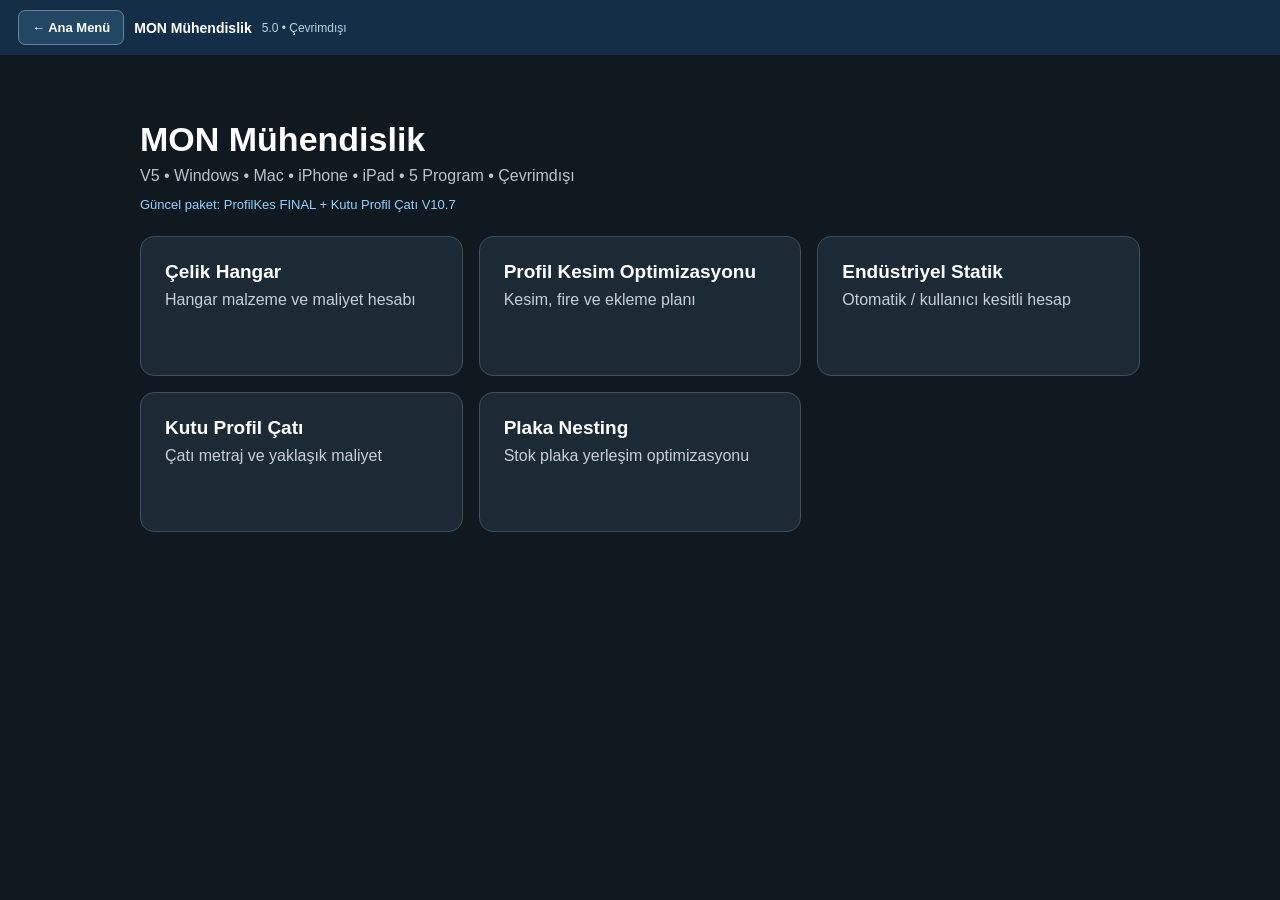
<file: index.html>
<!doctype html><html lang="tr"><head><meta charset="utf-8"><meta name="viewport" content="width=device-width,initial-scale=1">
<title>MON Mühendislik Programları V5</title><style>
body{font-family:Segoe UI,Arial;background:#101820;color:#fff;margin:0}.wrap{max-width:1000px;margin:auto;padding:42px 24px}
h1{font-size:34px;margin-bottom:8px}.sub{color:#b9c4ce;margin-bottom:30px}.grid{display:grid;grid-template-columns:repeat(auto-fit,minmax(260px,1fr));gap:16px}
a{display:block;text-decoration:none;color:#fff;background:#1c2a36;border:1px solid #40505e;border-radius:14px;padding:24px;min-height:90px}
a:hover{background:#263847}b{font-size:19px;display:block;margin-bottom:8px}span{color:#c7d0d8}
</style><link rel="stylesheet" href="desktop.css"><link rel="manifest" href="manifest.webmanifest"></head><body><div class="wrap"><h1>MON Mühendislik</h1><div class="sub">V5 • Windows • Mac • iPhone • iPad • 5 Program • Çevrimdışı</div><div style="margin:-18px 0 24px;color:#8fd3ff;font-size:13px">Güncel paket: ProfilKes FINAL + Kutu Profil Çatı V10.7</div><div class="grid">
<a href="01_Celik_Hangar.html"><b>Çelik Hangar</b><span>Hangar malzeme ve maliyet hesabı</span></a>
<a href="02_Profil_Kesim_Optimizasyon.html"><b>Profil Kesim Optimizasyonu</b><span>Kesim, fire ve ekleme planı</span></a>
<a href="03_Endustriyel_Statik.html"><b>Endüstriyel Statik</b><span>Otomatik / kullanıcı kesitli hesap</span></a>
<a href="04_Kutu_Profil_Cati.html"><b>Kutu Profil Çatı</b><span>Çatı metraj ve yaklaşık maliyet</span></a>
<a href="05_Plaka_Nesting.html"><b>Plaka Nesting</b><span>Stok plaka yerleşim optimizasyonu</span></a>
</div></div><script src="desktop.js"></script></body></html>
</file>
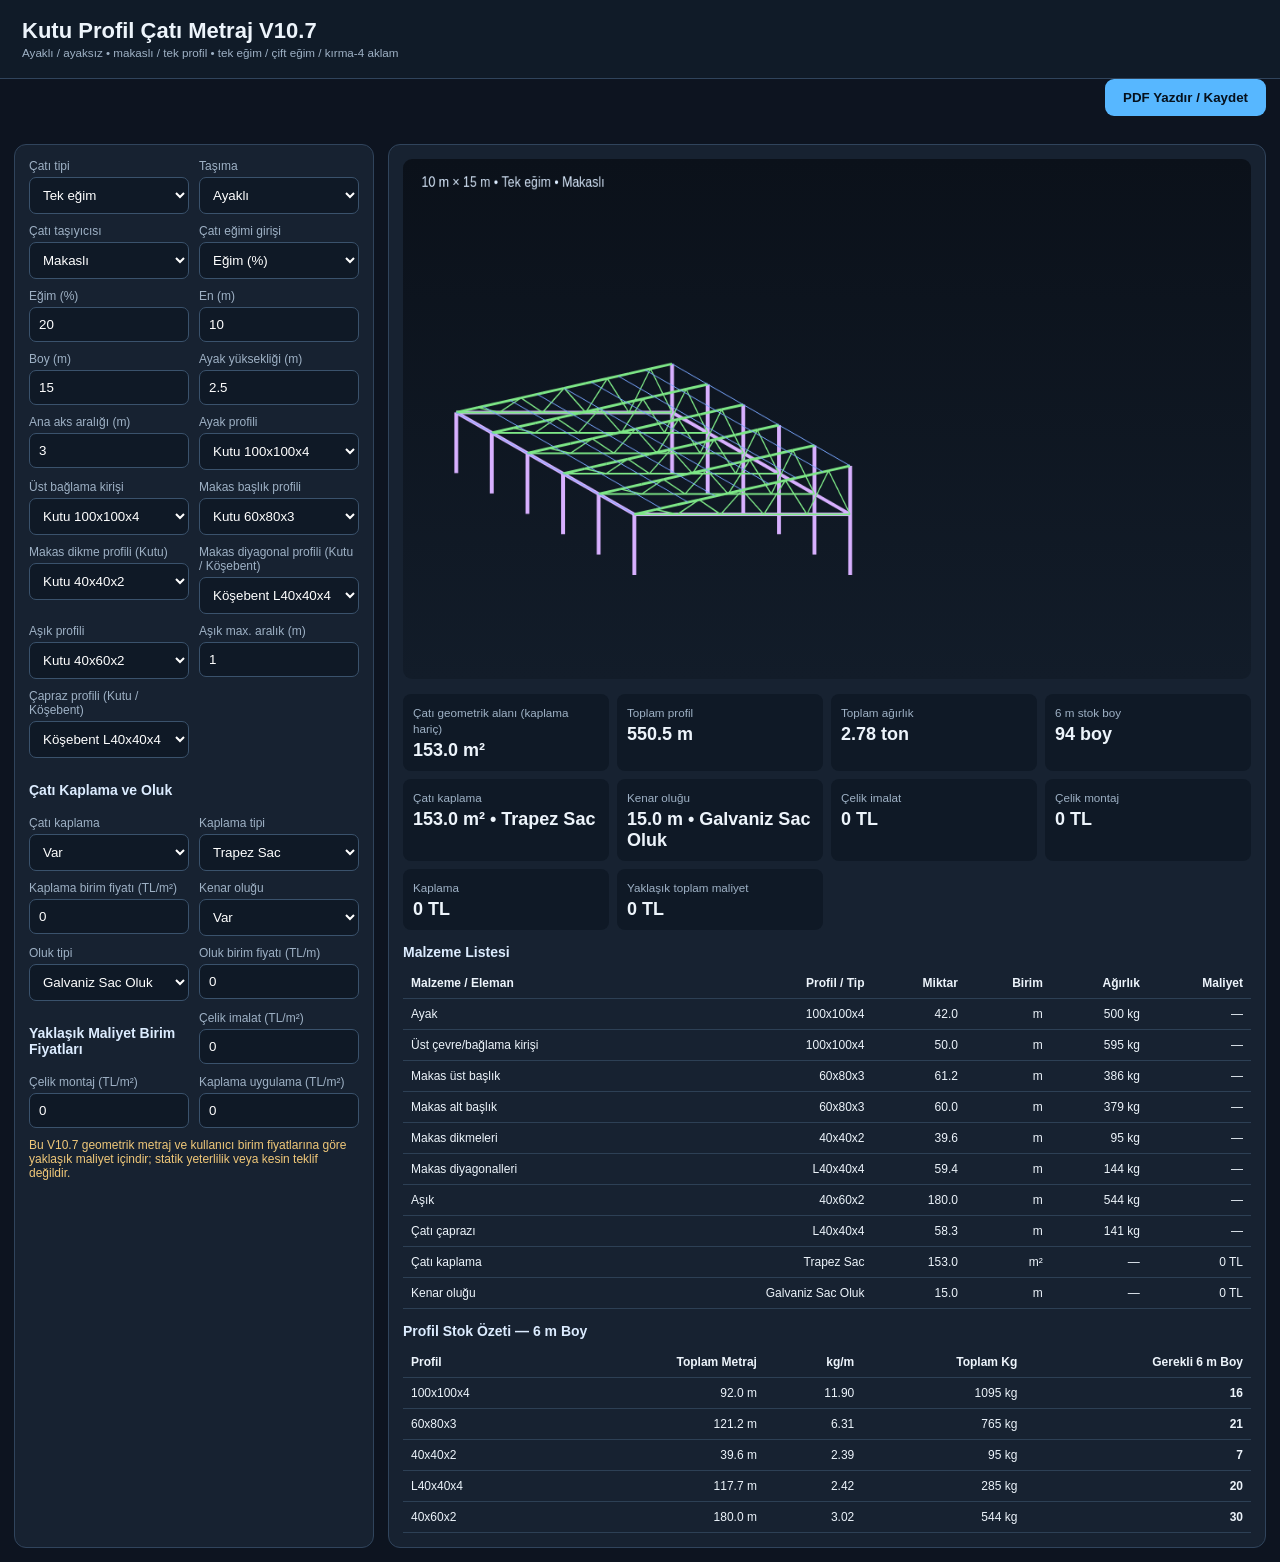
<file: apps/cati-metraj/index.html>
<!doctype html>
<html lang="tr">
<head>
<meta charset="utf-8"><meta name="viewport" content="width=device-width,initial-scale=1">
<title>Kutu Profil Çatı Metraj V10.7</title>
<style>
:root{--bg:#0d1420;--panel:#172231;--line:#30445c;--txt:#edf4fb;--muted:#9eb1c5;--acc:#57b7ff}
*{box-sizing:border-box} body{margin:0;font:14px Arial,sans-serif;background:var(--bg);color:var(--txt)}
header{padding:18px 22px;background:#101b28;border-bottom:1px solid var(--line)} h1{margin:0;font-size:22px}
small{color:var(--muted)} main{display:grid;grid-template-columns:360px 1fr;gap:14px;padding:14px}
.panel{background:var(--panel);border:1px solid var(--line);border-radius:12px;padding:14px}
.grid{display:grid;grid-template-columns:1fr 1fr;gap:10px} label{display:block;color:var(--muted);font-size:12px;margin-bottom:4px}
input,select{width:100%;padding:9px;border-radius:7px;border:1px solid #3a526c;background:#0f1926;color:white}
.full{grid-column:1/-1}.hidden{display:none!important}
canvas{width:100%;height:520px;background:linear-gradient(#0b111a,#121c29);border-radius:9px}
.stats{display:grid;grid-template-columns:repeat(4,1fr);gap:8px;margin:12px 0}.stat{background:#0f1926;padding:10px;border-radius:8px}
.stat b{display:block;font-size:18px;margin-top:4px}
table{width:100%;border-collapse:collapse;font-size:12px}th,td{padding:8px;border-bottom:1px solid #2d4055;text-align:right}th:first-child,td:first-child{text-align:left}
.note{margin-top:10px;color:#f0c879;font-size:12px}.rowtitle{margin:14px 0 8px;font-weight:bold;color:#dcecff}
.printbar{display:flex;gap:10px;justify-content:flex-end;margin:0 14px 14px}.printbtn{border:0;border-radius:9px;padding:11px 18px;background:#57b7ff;color:#06111d;font-weight:700;cursor:pointer}.printbtn:hover{filter:brightness(1.08)}
@media(max-width:900px){main{grid-template-columns:1fr}.stats{grid-template-columns:1fr 1fr}canvas{height:400px}.printbar{justify-content:stretch}.printbtn{width:100%}}
@media print{
 @page{size:A4 portrait;margin:10mm}
 :root{--bg:#fff;--panel:#fff;--line:#999;--txt:#000;--muted:#333}
 body{background:#fff;color:#000;font-size:10pt;-webkit-print-color-adjust:exact;print-color-adjust:exact}
 header{background:#fff;color:#000;padding:0 0 8mm;border-bottom:1px solid #777}
 header h1{font-size:17pt}.printbar{display:none!important}
 main{display:block;padding:0}.panel{background:#fff;color:#000;border:0;padding:0;border-radius:0}
 main>section:first-child{margin-bottom:7mm}main>section:first-child .grid{grid-template-columns:repeat(4,1fr);gap:4mm}
 label{color:#333;font-size:8pt}input,select{background:#fff;color:#000;border:1px solid #aaa;padding:4px;font-size:9pt;appearance:auto}
 .hidden{display:none!important}.note{color:#555;margin:4mm 0}.rowtitle{color:#000;margin:5mm 0 2mm}
 canvas{width:100%!important;height:auto!important;max-height:115mm;background:#fff;border:1px solid #aaa;page-break-inside:avoid}
 .stats{grid-template-columns:repeat(3,1fr);gap:2mm;margin:4mm 0;page-break-inside:avoid}.stat{background:#fff;border:1px solid #aaa;padding:5px;color:#000}.stat b{font-size:11pt}
 table{font-size:8pt;page-break-inside:auto}thead{display:table-header-group}tr{page-break-inside:avoid}th,td{border-bottom:1px solid #aaa;padding:4px;color:#000}
 section{page-break-inside:auto}
}
</style>
</head>
<body>
<header><h1>Kutu Profil Çatı Metraj V10.7</h1><small>Ayaklı / ayaksız • makaslı / tek profil • tek eğim / çift eğim / kırma-4 aklam</small></header>
<div class="printbar"><button class="printbtn" id="printPdf" type="button">PDF Yazdır / Kaydet</button></div>
<main>
<section class="panel">
<div class="grid">
<div><label>Çatı tipi</label><select id="roof"><option value="single">Tek eğim</option><option value="gable">Çift eğim</option><option value="hip">Kırma / 4 aklam</option></select></div>
<div><label>Taşıma</label><select id="legs"><option value="yes">Ayaklı</option><option value="no">Ayaksız / teras üstü</option></select></div>
<div><label>Çatı taşıyıcısı</label><select id="system"><option value="truss">Makaslı</option><option value="beam">Tek profil</option></select></div>
<div><label>Çatı eğimi girişi</label><select id="slopeMode"><option value="percent">Eğim (%)</option><option value="rise">Çatı yükselmesi (m)</option></select></div>
<div id="slopeWrap"><label>Eğim (%)</label><input id="slope" type="number" value="20" min="0" step="1"></div>
<div id="riseWrap" class="hidden"><label>Çatı yükselmesi (m)</label><input id="riseInput" type="number" value="1" min="0" step=".1"></div>
<div><label>En (m)</label><input id="W" type="number" value="10" min="2" step=".1"></div>
<div><label>Boy (m)</label><input id="L" type="number" value="15" min="2" step=".1"></div>
<div id="legHeightWrap"><label>Ayak yüksekliği (m)</label><input id="H" type="number" value="2.5" min=".2" step=".1"></div>
<div><label>Ana aks aralığı (m)</label><input id="bay" type="number" value="3" min=".5" step=".1"></div>
<div id="legProfWrap"><label>Ayak profili</label><select id="legProf"></select></div>
<div id="ringProfWrap"><label>Üst bağlama kirişi</label><select id="ringProf"></select></div>
<div id="beamProfWrap"><label>Ana tekil profil</label><select id="beamProf"></select></div>
<div id="chordProfWrap"><label>Makas başlık profili</label><select id="chordProf"></select></div>
<div id="webProfWrap"><label>Makas dikme profili (Kutu)</label><select id="webProf"></select></div>
<div id="diagProfWrap"><label>Makas diyagonal profili (Kutu / Köşebent)</label><select id="diagProf"></select></div>
<div><label>Aşık profili</label><select id="purlinProf"></select></div>
<div><label>Aşık max. aralık (m)</label><input id="purlinSpace" type="number" value="1" min=".3" step=".1"></div>
<div><label>Çapraz profili (Kutu / Köşebent)</label><select id="braceProf"></select></div>
<div id="hipOptions" class="full">
  <div class="rowtitle">4 Aklam / Kırma Çatı Makas Düzeni</div>
  <div class="grid">
    <div><label>Y yönü orta boyuna makas</label><select id="hipMiddle"><option value="yes">Var</option><option value="no">Yok</option></select></div>
    <div><label>90° döndürülmüş opsiyonel makaslar</label><select id="hipExtra"><option value="no">Yok</option><option value="yes">Var</option></select></div>
    <div id="hipExtraCountWrap" class="hidden"><label>Opsiyonel makas adedi</label><input id="hipExtraCount" type="number" value="2" min="1" step="1"></div>
  </div>
</div>
<div class="full rowtitle">Çatı Kaplama ve Oluk</div>
<div><label>Çatı kaplama</label><select id="coverOn"><option value="yes">Var</option><option value="no">Yok</option></select></div>
<div><label>Kaplama tipi</label><select id="coverType"><option>Trapez Sac</option><option>Sandviç Panel</option><option>OSB + Membran</option><option>Diğer</option></select></div>
<div><label>Kaplama birim fiyatı (TL/m²)</label><input id="coverPrice" type="number" value="0" min="0" step="1"></div>
<div><label>Kenar oluğu</label><select id="gutterOn"><option value="yes">Var</option><option value="no">Yok</option></select></div>
<div><label>Oluk tipi</label><select id="gutterType"><option>Galvaniz Sac Oluk</option><option>PVC Oluk</option><option>Boyalı Sac Oluk</option><option>Diğer</option></select></div>
<div><label>Oluk birim fiyatı (TL/m)</label><input id="gutterPrice" type="number" value="0" min="0" step="1"></div>

<div class="rowtitle">Yaklaşık Maliyet Birim Fiyatları</div>
<div><label>Çelik imalat (TL/m²)</label><input id="steelFabPrice" type="number" value="0" min="0" step="1"></div>
<div><label>Çelik montaj (TL/m²)</label><input id="steelMountPrice" type="number" value="0" min="0" step="1"></div>
<div><label>Kaplama uygulama (TL/m²)</label><input id="coverInstallPrice" type="number" value="0" min="0" step="1"></div>

</div>
<div class="note">Bu V10.7 geometrik metraj ve kullanıcı birim fiyatlarına göre yaklaşık maliyet içindir; statik yeterlilik veya kesin teklif değildir.</div>
</section>
<section>
<div class="panel">
<canvas id="cv" width="1100" height="600"></canvas>
<div class="stats">
<div class="stat"><small>Çatı geometrik alanı (kaplama hariç)</small><b id="area">-</b></div>
<div class="stat"><small>Toplam profil</small><b id="meters">-</b></div>
<div class="stat"><small>Toplam ağırlık</small><b id="weight">-</b></div>
<div class="stat"><small>6 m stok boy</small><b id="stocks">-</b></div>
<div class="stat"><small>Çatı kaplama</small><b id="coverOut">-</b></div>
<div class="stat"><small>Kenar oluğu</small><b id="gutterOut">-</b></div>
<div class="stat"><small>Çelik imalat</small><b id="steelFabOut">-</b></div>
<div class="stat"><small>Çelik montaj</small><b id="steelMountOut">-</b></div>
<div class="stat"><small>Kaplama</small><b id="coverCostOut">-</b></div>
<div class="stat"><small>Yaklaşık toplam maliyet</small><b id="grandCostOut">-</b></div>
</div>
<div class="rowtitle">Malzeme Listesi</div>
<div style="overflow:auto"><table><thead><tr><th>Malzeme / Eleman</th><th>Profil / Tip</th><th>Miktar</th><th>Birim</th><th>Ağırlık</th><th>Maliyet</th></tr></thead><tbody id="tbody"></tbody></table></div>
<div class="rowtitle">Profil Stok Özeti — 6 m Boy</div>
<div style="overflow:auto"><table><thead><tr><th>Profil</th><th>Toplam Metraj</th><th>kg/m</th><th>Toplam Kg</th><th>Gerekli 6 m Boy</th></tr></thead><tbody id="stockBody"></tbody></table></div>
</div>
</section>
</main>
<script>
const profiles={
"20x20x1.5":0.87,"25x25x1.5":1.10,"30x30x1.5":1.34,"30x30x2":1.76,
"40x20x1.5":1.34,"40x20x2":1.76,"40x40x1.5":1.81,"40x40x2":2.39,"40x40x3":3.48,"40x60x2":3.02,"40x60x3":4.43,
"50x30x2":2.39,"50x40x2":2.70,"50x50x2":3.02,"50x50x3":4.43,
"60x30x2":2.70,"60x40x2":3.02,"60x40x3":4.43,"60x60x2":3.65,"60x60x3":5.37,"60x60x4":6.95,
"70x70x3":6.31,"70x70x4":8.21,"80x40x2":3.65,"80x40x3":5.37,"80x40x4":6.95,
"60x80x3":6.31,"60x80x4":8.21,"80x60x3":6.31,"80x60x4":8.21,"80x80x2":4.90,"80x80x3":7.25,"80x80x4":9.46,"80x80x5":11.60,
"100x40x2":4.27,"100x40x3":6.31,"100x50x3":6.78,"100x50x4":8.84,
"100x60x3":7.25,"100x60x4":9.46,"100x80x3":8.20,"100x80x4":10.70,
"100x100x3":9.14,"100x100x4":11.90,"100x100x5":14.60,"100x100x6":17.20,
"120x60x3":8.20,"120x60x4":10.70,"120x80x4":11.90,"120x80x5":14.60,
"120x120x4":14.40,"120x120x5":17.70,"120x120x6":20.90,
"140x80x4":13.20,"140x80x5":16.20,"150x50x3":9.14,"150x50x4":11.90,
"100x150x4":15.10,"100x150x5":18.50,"150x100x4":15.10,"150x100x5":18.50,"150x150x4":18.20,"150x150x5":22.40,"150x150x6":26.60,
"160x80x4":14.40,"160x80x5":17.70,"160x100x4":15.70,"160x100x5":19.30,
"180x100x4":17.00,"180x100x5":20.90,"200x100x4":18.20,"200x100x5":22.40,"200x100x6":26.60,
"200x120x5":24.00,"200x120x6":28.50,"200x150x5":26.40,"200x150x6":31.30,
"200x200x5":30.30,"200x200x6":36.00
};
const angles={
"L25x25x3":1.12,"L30x30x3":1.36,"L35x35x3":1.60,"L40x40x3":1.84,"L40x40x4":2.42,
"L45x45x4":2.74,"L50x50x4":3.06,"L50x50x5":3.77,"L60x60x5":4.57,"L60x60x6":5.42,
"L65x65x5":4.99,"L65x65x6":5.91,"L70x70x6":6.38,"L75x75x6":6.85,"L80x80x6":7.34,
"L80x80x8":9.63,"L90x90x7":9.61,"L100x100x8":12.20
};
const ids=["legProf","ringProf","beamProf","chordProf","webProf","diagProf","purlinProf","braceProf"];
ids.forEach(id=>{let sel=document.getElementById(id);Object.keys(profiles).forEach(p=>sel.add(new Option("Kutu "+p,p)))});
Object.keys(angles).forEach(p=>{
 diagProf.add(new Option("Köşebent "+p,p));
 braceProf.add(new Option("Köşebent "+p,p));
});
legProf.value="100x100x4";ringProf.value="100x100x4";beamProf.value="100x150x4";chordProf.value="60x80x3";webProf.value="40x40x2";diagProf.value="L40x40x4";purlinProf.value="40x60x2";braceProf.value="L40x40x4";
const $=id=>document.getElementById(id), val=id=>+$ (id).value;
function add(rows,name,prof,m){if(m<=0)return;let r=rows.find(x=>x.name==name&&x.prof==prof);if(r)r.m+=m;else rows.push({name,prof,m})}
function roofData(){
 let W=val("W"),L=val("L"),rt=roof.value,run=(rt==="single"?W:W/2);
 let rise=slopeMode.value==="rise"?val("riseInput"):run*val("slope")/100;
 let s=run>0?rise/run:0;
 let slopedW=rt==="single"?Math.hypot(W,rise):2*Math.hypot(W/2,rise);
 let area=slopedW*L;
 if(rt==="hip") area=W*L*Math.sqrt(1+s*s);
 return {W,L,s,rise,slopedW,area}
}
function calculate(){
 const d=roofData(), rows=[], nBays=Math.max(1,Math.ceil(d.L/val("bay"))), frames=nBays+1, bayActual=d.L/nBays;
 if(legs.value==="yes"){
   // Tek eğimde düşük taraf H, yüksek taraf H + rise.
   const legTotal = roof.value==="single" ? frames*(2*val("H")+d.rise) : frames*2*val("H");
   add(rows,"Ayak",legProf.value,legTotal);
   // Tek eğim + tek profil sisteminde ayrı üst çevre/bağlama kirişi yok.
   if(!(roof.value==="single" && system.value==="beam")){
     add(rows,"Üst çevre/bağlama kirişi",ringProf.value,2*(d.W+d.L));
   }
 }
 if(system.value==="beam"){
   let one=roof.value==="single"?Math.hypot(d.W,d.rise):roof.value==="gable"?2*Math.hypot(d.W/2,d.rise):2*Math.hypot(d.W/2,d.rise);
   add(rows,roof.value==="single"?"Eğim yönü ana tekil profil":"Ana çatı profili",beamProf.value,frames*one);
 } else {
   let top=roof.value==="single"?Math.hypot(d.W,d.rise):2*Math.hypot(d.W/2,d.rise);
   if(roof.value==="hip") top=2*Math.hypot(d.W/2,d.rise);
   add(rows,"Makas üst başlık",chordProf.value,frames*top);
   add(rows,"Makas alt başlık",chordProf.value,frames*d.W);
   add(rows,"Makas dikmeleri",webProf.value,frames*d.W*1.65*.40);
   add(rows,"Makas diyagonalleri",diagProf.value,frames*d.W*1.65*.60);
 }
 let purlinLines=Math.ceil(d.slopedW/val("purlinSpace"))+1;
 if(roof.value==="hip") purlinLines=Math.ceil(d.W*Math.sqrt(1+d.s*d.s)/val("purlinSpace"))+2;
 add(rows,"Aşık",purlinProf.value,purlinLines*d.L);
 add(rows,"Çatı çaprazı",braceProf.value,Math.max(2,nBays)*Math.hypot(bayActual,d.W/2)*2);
 if(roof.value==="hip"){
   // PDF referansı: orta makas ENİNE değil, çatının orta hattında BOYUNA (Y yönünde) çalışır.
   let hipDepth=Math.min(d.W/2,d.rise>0?d.rise:d.W/10);
   if(hipMiddle.value==="yes"){
     if(system.value==="truss"){
       add(rows,"Y yönü orta boyuna makas üst başlık",chordProf.value,d.L);
       add(rows,"Y yönü orta boyuna makas alt başlık",chordProf.value,d.L);
       add(rows,"Y yönü orta boyuna makas dikmeleri",webProf.value,d.L*1.25*.40);
       add(rows,"Y yönü orta boyuna makas diyagonalleri",diagProf.value,d.L*1.25*.60);
     }else add(rows,"Y yönü orta boyuna tekil profil",beamProf.value,d.L);
   }
   let optionalPlan=Math.min(d.W/2,d.L/2);
   let optionalSpan=Math.hypot(optionalPlan,d.rise*.55);
   if(hipExtra.value==="yes"){
     let ec=Math.max(1,Math.floor(val("hipExtraCount")));
     if(system.value==="truss"){
       add(rows,"90° opsiyonel makas üst başlık",chordProf.value,ec*optionalSpan);
       add(rows,"90° opsiyonel makas alt başlık",chordProf.value,ec*optionalPlan);
       add(rows,"90° opsiyonel makas dikmeleri",webProf.value,ec*optionalSpan*.75*.40);
       add(rows,"90° opsiyonel makas diyagonalleri",diagProf.value,ec*optionalSpan*.75*.60);
     }else add(rows,"90° opsiyonel tekil taşıyıcı",beamProf.value,ec*optionalSpan);
   }
   let hipPlan=Math.hypot(d.W/2,Math.min(d.W,d.L)/2);
   let hipLen=Math.hypot(hipPlan,d.rise);
   let ridge=Math.max(0,d.L-d.W);
   if(system.value==="truss"){
     // 4 adet köşe makası: üst başlık + yaklaşık alt bağ + gövde/diyagonal.
     add(rows,"Köşe makası üst başlık (4 adet)",chordProf.value,4*hipLen);
     add(rows,"Köşe makası alt başlık (4 adet)",chordProf.value,4*hipPlan);
     add(rows,"Köşe makası dikmeleri",webProf.value,4*hipLen*0.75*.40);
     add(rows,"Köşe makası diyagonalleri",diagProf.value,4*hipLen*0.75*.60);
     // Kırpılmış/ara makasların yaklaşık metrajı; aks aralığına bağlıdır.
     let jackCount=Math.max(0,Math.ceil((2*Math.min(d.W/2,d.L/2))/bayActual)-1)*4;
     let avgJack=Math.hypot(d.W/4,d.rise/2);
     add(rows,"Kırpılmış / ara makas üst başlık",chordProf.value,jackCount*avgJack);
     add(rows,"Kırpılmış / ara makas dikmeleri",webProf.value,jackCount*avgJack*0.65*.40);
     add(rows,"Kırpılmış / ara makas diyagonalleri",diagProf.value,jackCount*avgJack*0.65*.60);
     if(ridge>0) add(rows,"Mahya taşıyıcı profili",chordProf.value,ridge);
   }else{
     add(rows,"Köşe tekil profili (4 adet)",beamProf.value,4*hipLen);
     let jackCount=Math.max(0,Math.ceil((2*Math.min(d.W/2,d.L/2))/bayActual)-1)*4;
     let avgJack=Math.hypot(d.W/4,d.rise/2);
     add(rows,"Kırpılmış / ara tekil profiller",beamProf.value,jackCount*avgJack);
     if(ridge>0) add(rows,"Mahya taşıyıcı profili",beamProf.value,ridge);
   }
 }
 let totalM=0,totalKg=0;
 tbody.innerHTML="";
 const profTotals={};
 rows.forEach(r=>{
   const kgpm=(profiles[r.prof]??angles[r.prof]??0),kg=r.m*kgpm;
   totalM+=r.m;totalKg+=kg;
   if(!profTotals[r.prof]) profTotals[r.prof]={m:0,kgpm:kgpm};
   profTotals[r.prof].m+=r.m;
   tbody.innerHTML+=`<tr><td>${r.name}</td><td>${r.prof}</td><td>${r.m.toFixed(1)}</td><td>m</td><td>${kg.toFixed(0)} kg</td><td>—</td></tr>`;
 });
 let totalStock=0;
 const stockBody=document.getElementById('stockBody');stockBody.innerHTML='';
 Object.entries(profTotals).forEach(([prof,x])=>{
   const qty=Math.ceil(x.m/6),kg=x.m*x.kgpm;totalStock+=qty;
   stockBody.innerHTML+=`<tr><td>${prof}</td><td>${x.m.toFixed(1)} m</td><td>${x.kgpm.toFixed(2)}</td><td>${kg.toFixed(0)} kg</td><td><b>${qty}</b></td></tr>`;
 });
 area.textContent=d.area.toFixed(1)+" m²";meters.textContent=totalM.toFixed(1)+" m";weight.textContent=(totalKg/1000).toFixed(2)+" ton";stocks.textContent=totalStock+" boy";
 let coverArea=coverOn.value==="yes"?d.area:0;
 // Oluk: tek eğimde düşük kenar boyunca 1x boy; çift eğimde iki saçak 2x boy; kırma çatıda dört çevre kenarı.
 let gutterM=0;
 if(gutterOn.value==="yes"){
   gutterM=roof.value==="single"?d.L:(roof.value==="gable"?2*d.L:2*(d.W+d.L));
 }
 coverOut.textContent=coverOn.value==="yes"?coverArea.toFixed(1)+" m² • "+coverType.value+(val("coverPrice")>0?" • "+(coverArea*val("coverPrice")).toLocaleString("tr-TR",{maximumFractionDigits:0})+" TL":""):"Yok";
 gutterOut.textContent=gutterOn.value==="yes"?gutterM.toFixed(1)+" m • "+gutterType.value+(val("gutterPrice")>0?" • "+(gutterM*val("gutterPrice")).toLocaleString("tr-TR",{maximumFractionDigits:0})+" TL":""):"Yok";

 // Kullanıcının belirlediği TL/m² değerleriyle yaklaşık maliyet.
 const costArea=d.area;
 const steelFabCost=costArea*val("steelFabPrice");
 const steelMountCost=costArea*val("steelMountPrice");
 const coverMaterialCost=coverOn.value==="yes"?coverArea*val("coverPrice"):0;
 const coverApplicationCost=coverOn.value==="yes"?coverArea*val("coverInstallPrice"):0;
 const coverTotalCost=coverMaterialCost+coverApplicationCost;
 const gutterCost=gutterOn.value==="yes"?gutterM*val("gutterPrice"):0;
 // Kaplama ve oluk da artık ana malzeme listesinde görünür.
 if(coverOn.value==="yes") tbody.innerHTML+=`<tr><td>Çatı kaplama</td><td>${coverType.value}</td><td>${coverArea.toFixed(1)}</td><td>m²</td><td>—</td><td>${coverMaterialCost.toLocaleString("tr-TR",{maximumFractionDigits:0})} TL</td></tr>`;
 if(gutterOn.value==="yes") tbody.innerHTML+=`<tr><td>Kenar oluğu</td><td>${gutterType.value}</td><td>${gutterM.toFixed(1)}</td><td>m</td><td>—</td><td>${gutterCost.toLocaleString("tr-TR",{maximumFractionDigits:0})} TL</td></tr>`;
 const grandCost=steelFabCost+steelMountCost+coverTotalCost+gutterCost;
 const tl=n=>n.toLocaleString("tr-TR",{maximumFractionDigits:0})+" TL";
 steelFabOut.textContent=tl(steelFabCost);
 steelMountOut.textContent=tl(steelMountCost);
 coverCostOut.textContent=coverOn.value==="yes"?tl(coverTotalCost):"Yok";
 grandCostOut.textContent=tl(grandCost);
 draw(d,frames);
}
function draw(d,frames){
 const c=cv,ctx=c.getContext("2d");ctx.clearRect(0,0,c.width,c.height);
 const baseZ=legs.value==="yes"?val("H"):0, scale=Math.min(28,700/Math.max(d.W,d.L)), ox=300,oy=480;
 function P(x,y,z){return [ox+(x-y*.55)*scale,oy-(z+y*.28)*scale]}
 function line(a,b,col="#b7d4e8",w=2){let A=P(...a),B=P(...b);ctx.strokeStyle=col;ctx.lineWidth=w;ctx.beginPath();ctx.moveTo(...A);ctx.lineTo(...B);ctx.stroke()}
 // base/legs/ring
 let ys=Array.from({length:frames},(_,i)=>i*d.L/(frames-1||1));
 if(legs.value==="yes"){
   ys.forEach(y=>{
     const zLeft=baseZ;
     const zRight=roof.value==="single" ? baseZ+d.rise : baseZ;
     line([0,y,0],[0,y,zLeft],"#d8b0ff",5);
     line([d.W,y,0],[d.W,y,zRight],"#d8b0ff",5);
   });
 }
 // Tek eğim + tek profil: üstte ayrıca çevre/bağlama kirişi çizilmez.
 if(!(roof.value==="single" && system.value==="beam")){
   line([0,0,baseZ],[0,d.L,baseZ],"#d8b0ff",4);line([d.W,0,baseZ],[d.W,d.L,baseZ],"#d8b0ff",4);
   line([0,0,baseZ],[d.W,0,baseZ],"#d8b0ff",4);line([0,d.L,baseZ],[d.W,d.L,baseZ],"#d8b0ff",4);
 }
 function zroof(x,y){
   if(roof.value==="single")return baseZ+d.s*x;
   if(roof.value==="gable")return baseZ+d.rise-d.s*Math.abs(x-d.W/2);
   let edge=Math.min(x,d.W-x,y,d.L-y), maxr=Math.min(d.W/2,d.L/2); return baseZ+d.s*Math.min(edge,maxr);
 }
 // frames / truss
 ys.forEach(y=>{
   let pts=[];for(let i=0;i<=10;i++){let x=d.W*i/10;pts.push([x,y,zroof(x,y)])}
   for(let i=0;i<10;i++)line(pts[i],pts[i+1],system.value==="truss"?"#7ee787":"#f0a6ca",system.value==="truss"?3:5);
   if(system.value==="truss"){
     line([0,y,baseZ],[d.W,y,baseZ],"#7ee787",2);
     for(let i=1;i<10;i+=2){let x=d.W*i/10;line([x-d.W/10,y,baseZ],[x,y,zroof(x,y)],"#7ee787",1.5);line([x,y,zroof(x,y)],[x+d.W/10,y,baseZ],"#7ee787",1.5)}
   }
 });
 // purlins visual
 for(let i=0;i<=8;i++){let x=d.W*i/8;line([x,0,zroof(x,0)],[x,d.L,zroof(x,d.L)],"#7aa7ff",1)}
 // hip ridges + tam orta ana makas
 if(roof.value==="hip"){
   let a=Math.min(d.W/2,d.L/2);
   function drawRedOptionalTruss(side, frac){
     // V9: V8'e göre 90° döndürülmüş makas.
     // X konumu sabittir; Y doğrultusunda çalışır.
     // Dış uç kırma/saçak tarafında başlar, arka uç ana makas hattında BİTER.
     let a=Math.min(d.W/2,d.L/2);
     let x=(side==="L" ? d.W*(.24+frac*.08) : d.W*(.76-frac*.08));
     let front = frac < .62;
     let yOuter = front ? 0 : d.L;
     let yReceive = front ? a : d.L-a;
     let zOuter=zroof(x,yOuter), zReceive=zroof(x,yReceive);
     line([x,yOuter,zOuter],[x,yReceive,zReceive],"#ff3b30",system.value==="truss"?5:6);
     if(system.value==="truss"){
       let depth=Math.max(.22,Math.min(d.W*.06,d.rise*.42 || .4));
       let zb0=Math.max(baseZ,zOuter-depth), zb1=Math.max(baseZ,zReceive-depth);
       line([x,yOuter,zb0],[x,yReceive,zb1],"#ff3b30",3);
       for(let q=.2;q<1;q+=.2){
         let y=yOuter+(yReceive-yOuter)*q;
         let z=zOuter+(zReceive-zOuter)*q;
         let zb=zb0+(zb1-zb0)*q;
         let yp=yOuter+(yReceive-yOuter)*Math.max(0,q-.2);
         if(Math.round(q*5)%2===0) line([x,y,zb],[x,y,z],"#ff3b30",1.7);
         else line([x,yp,zb0+(zb1-zb0)*Math.max(0,q-.2)],[x,y,z],"#ff3b30",1.7);
       }
     }
   }
   // Y yönü orta boyuna makas: x = W/2 sabit, y boyunca ilerler.
   if(hipMiddle.value==="yes"){
     let x=d.W/2, seg=12, depth=Math.max(.25,Math.min(d.W*.10, d.rise*.55 || .5));
     for(let j=0;j<seg;j++){
       let y1=d.L*j/seg, y2=d.L*(j+1)/seg;
       let z1=zroof(x,y1), z2=zroof(x,y2);
       line([x,y1,z1],[x,y2,z2],"#ffd166",5);
       if(system.value==="truss"){
         let b1=Math.max(baseZ,z1-depth), b2=Math.max(baseZ,z2-depth);
         line([x,y1,b1],[x,y2,b2],"#ffd166",3);
         if(j%2===0) line([x,y1,b1],[x,y2,z2],"#ffd166",1.8);
         else line([x,y1,z1],[x,y2,b2],"#ffd166",1.8);
       }
     }
   }
   if(hipExtra.value==="yes"){
     let ec=Math.max(1,Math.floor(val("hipExtraCount")));
     for(let k=0;k<ec;k++){
       let side=(k%2===0)?"L":"R";
       // İlk çift ön kırmada, ikinci çift arka kırmada.
       let pair=Math.floor(k/2);
       let frac=(pair%2===0)?.50:.72;
       drawRedOptionalTruss(side,frac);
     }
   }
   const hips=[
     [[0,0,baseZ],[d.W/2,a,baseZ+d.rise]],
     [[d.W,0,baseZ],[d.W/2,a,baseZ+d.rise]],
     [[0,d.L,baseZ],[d.W/2,d.L-a,baseZ+d.rise]],
     [[d.W,d.L,baseZ],[d.W/2,d.L-a,baseZ+d.rise]]
   ];
   hips.forEach(h=>{
     line(h[0],h[1],"#ffd166",system.value==="truss"?4:5);
     if(system.value==="truss"){
       // lower chord and web indications for corner truss
       let end=h[1], start=h[0];
       line(start,[end[0],end[1],baseZ],"#7ee787",2);
       for(let q=.25;q<1;q+=.25){
         let x=start[0]+(end[0]-start[0])*q, y=start[1]+(end[1]-start[1])*q;
         let z=baseZ+(end[2]-baseZ)*q;
         line([x,y,baseZ],[x,y,z],"#7ee787",1.2);
       }
     }
   });
   if(d.L>d.W)line([d.W/2,a,baseZ+d.rise],[d.W/2,d.L-a,baseZ+d.rise],"#ffd166",3);
 }
 ctx.fillStyle="#dcecff";ctx.font="16px Arial";ctx.fillText(`${d.W} m × ${d.L} m • ${roof.options[roof.selectedIndex].text} • ${system.options[system.selectedIndex].text}`,24,32);
}
function ui(){
 let on=legs.value==="yes",tr=system.value==="truss";
 slopeWrap.classList.toggle("hidden",slopeMode.value!=="percent");
 riseWrap.classList.toggle("hidden",slopeMode.value!=="rise");
 hipOptions.classList.toggle("hidden",roof.value!=="hip");
 hipExtraCountWrap.classList.toggle("hidden",roof.value!=="hip" || hipExtra.value!=="yes");
 legHeightWrap.classList.toggle("hidden",!on);legProfWrap.classList.toggle("hidden",!on);ringProfWrap.classList.toggle("hidden",!on || (roof.value==="single" && system.value==="beam"));
 beamProfWrap.classList.toggle("hidden",tr);chordProfWrap.classList.toggle("hidden",!tr);webProfWrap.classList.toggle("hidden",!tr);diagProfWrap.classList.toggle("hidden",!tr);calculate()
}
document.querySelectorAll("input,select").forEach(e=>e.addEventListener("input",ui));
document.getElementById("printPdf").addEventListener("click",()=>{ calculate(); setTimeout(()=>window.print(),80); });
ui();
</script>
</body></html>
</file>
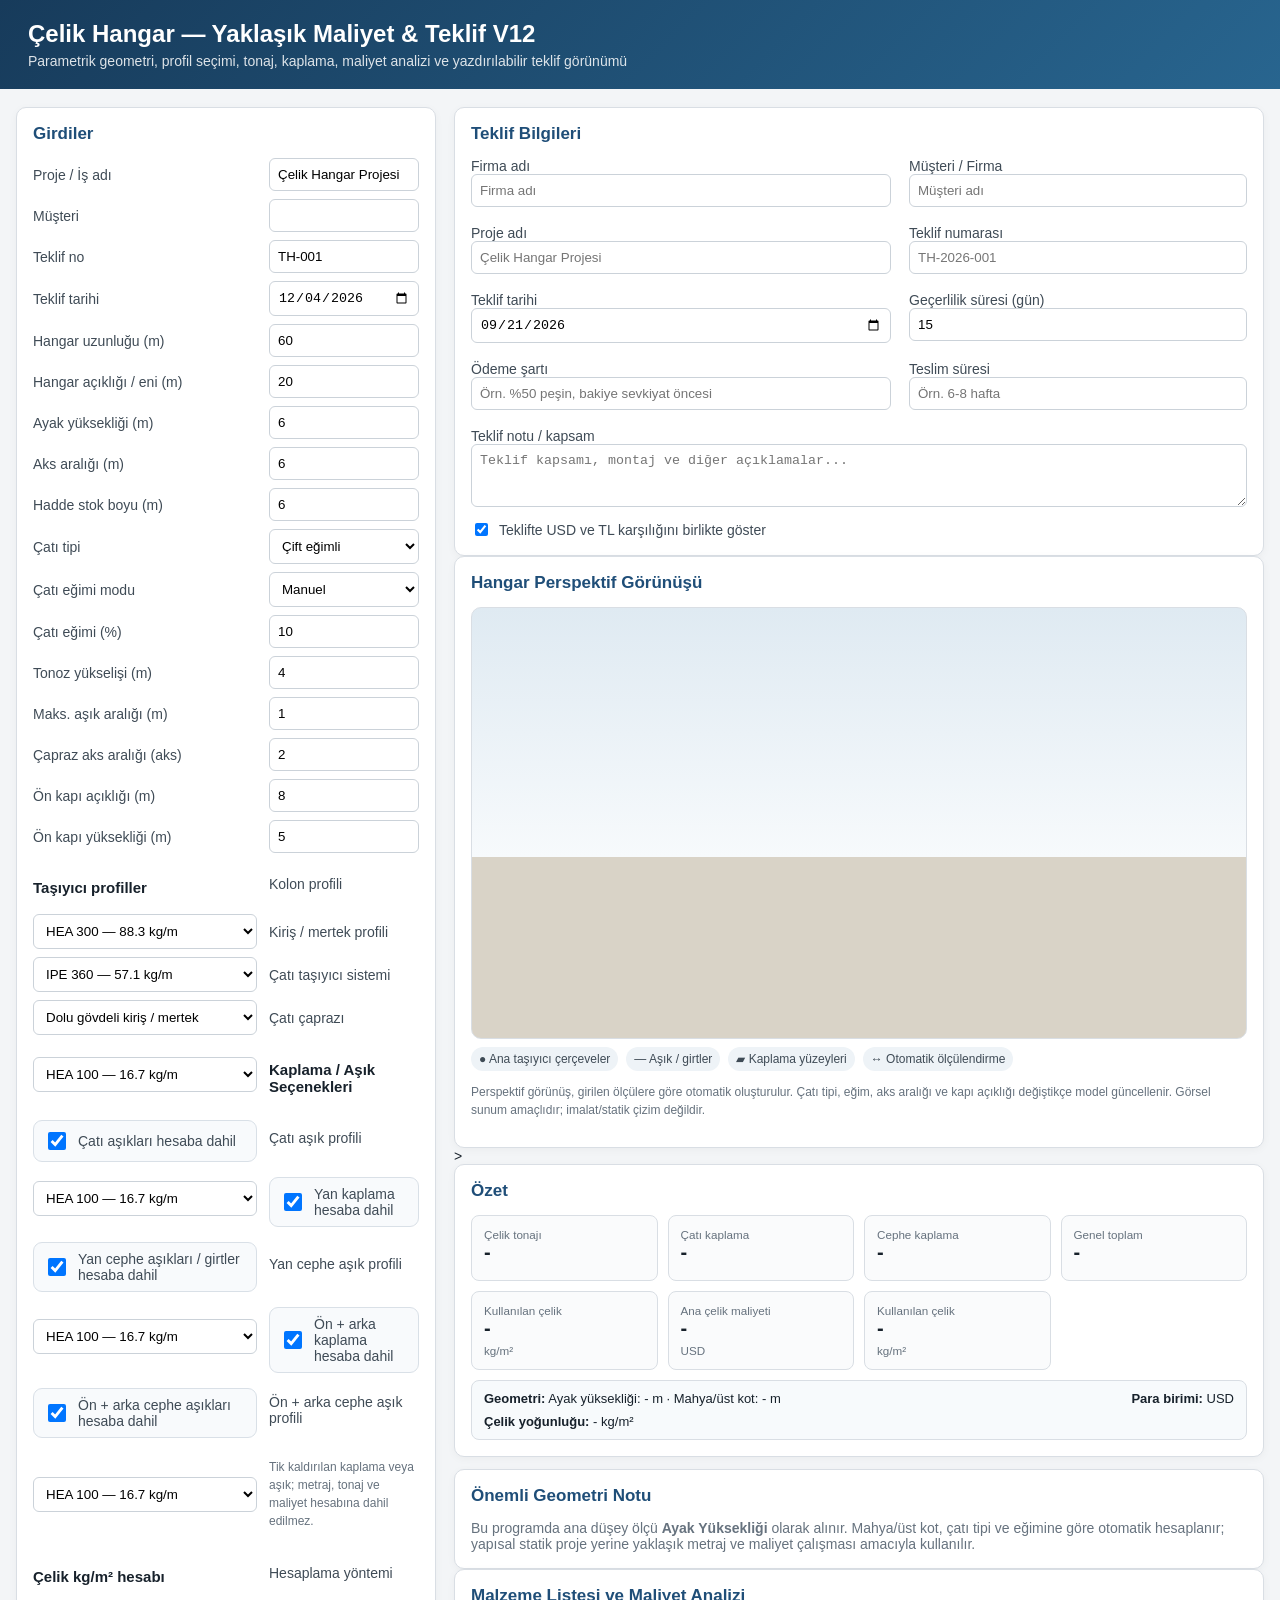
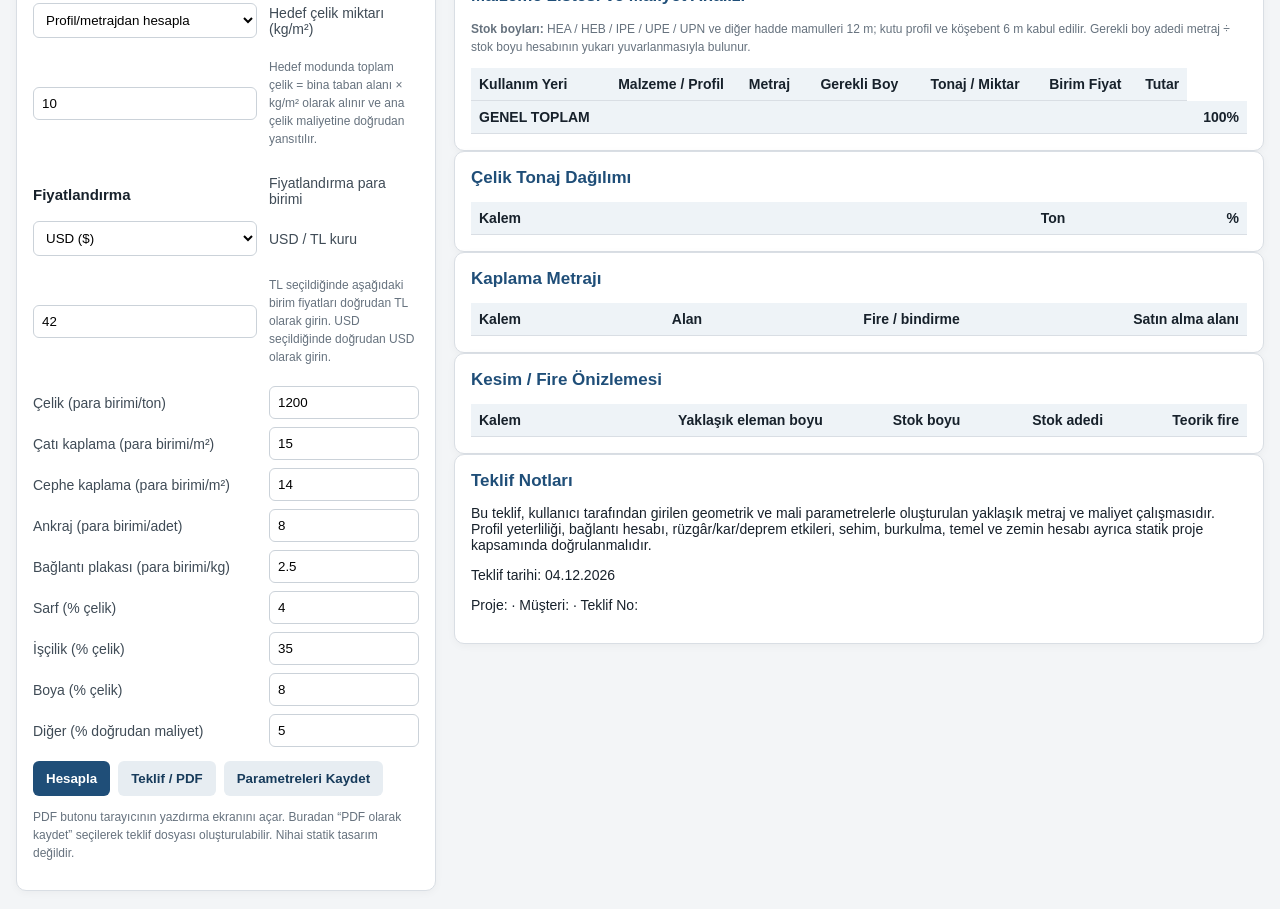
<file: apps/hangar/index.html>
<!doctype html>
<html lang="tr">
<head>
<meta charset="utf-8">
<meta name="viewport" content="width=device-width,initial-scale=1">
<title>Çelik Hangar Yaklaşık Maliyet ve Teklif</title>
<style>
:root{--bg:#f3f5f7;--card:#fff;--ink:#17212b;--muted:#66727e;--line:#d9dee4;--accent:#1f4e78}
*{box-sizing:border-box} body{margin:0;background:var(--bg);font:14px Arial,sans-serif;color:var(--ink)}
header{background:linear-gradient(135deg,#173b5b,#28658f);color:white;padding:20px 28px}
header h1{margin:0 0 5px;font-size:24px} header p{margin:0;opacity:.85}
main{max-width:1400px;margin:18px auto;padding:0 16px}.grid{display:grid;grid-template-columns:420px 1fr;gap:18px}
.card{background:var(--card);border:1px solid var(--line);border-radius:10px;padding:16px;box-shadow:0 2px 8px #0000000a}
h2{font-size:17px;margin:0 0 14px;color:var(--accent)} h3{font-size:15px;margin:18px 0 10px}
.form{display:grid;grid-template-columns:1fr 150px;gap:8px 12px;align-items:center}
label{color:#3f4b56}.input,select{width:100%;padding:8px;border:1px solid #cbd2d9;border-radius:6px;background:#fff}
.actions{display:flex;gap:8px;flex-wrap:wrap;margin-top:14px}.btn{border:0;border-radius:6px;padding:10px 13px;cursor:pointer;font-weight:700}.primary{background:var(--accent);color:#fff}.secondary{background:#e7edf2;color:#173b5b}
.kpis{display:grid;grid-template-columns:repeat(4,1fr);gap:10px}.kpi{border:1px solid var(--line);border-radius:8px;padding:12px;background:#fafbfc}.kpi small{display:block;color:var(--muted)}.kpi strong{font-size:20px}
table{width:100%;border-collapse:collapse}th,td{padding:8px;border-bottom:1px solid var(--line);text-align:right}th:first-child,td:first-child{text-align:left}th{background:#eef3f7}
.svgbox{background:#eef3f7;border:1px solid var(--line);border-radius:8px;padding:8px;margin-top:12px}svg{width:100%;height:430px;display:block}.perspective-wrap{background:linear-gradient(#dfeaf2,#f7fafc 58%,#d9d3c7 58%);border:1px solid var(--line);border-radius:10px;overflow:hidden}.perspective-legend{display:flex;gap:8px;flex-wrap:wrap;margin-top:8px}.badge{padding:5px 8px;border-radius:999px;background:#eef3f7;color:#3f4b56;font-size:12px}.offer-head{display:grid;grid-template-columns:1fr 1fr;gap:10px;margin-bottom:12px}.offer-box{border:1px solid var(--line);border-radius:8px;padding:10px;background:#fafbfc}.offer-box strong{display:block;color:#173b5b;margin-bottom:4px}.print-only{display:none}@media print{.print-only{display:block}}
.note{font-size:12px;color:var(--muted);line-height:1.5}.total{font-size:24px;font-weight:800;color:#173b5b}
@media(max-width:1000px){.grid{grid-template-columns:1fr}.kpis{grid-template-columns:repeat(2,1fr)}}
@media(max-width:700px){.offer-head{grid-template-columns:1fr}.form{grid-template-columns:1fr}.form label{margin-top:5px}}
@media print{
body{background:#fff} header{padding:12px 20px}.grid{display:block}.card{box-shadow:none;border:0;margin-bottom:10px}.no-print{display:none!important}.svgbox{break-inside:avoid}.page-break{page-break-before:always}
main{max-width:none;margin:0}.kpis{grid-template-columns:repeat(4,1fr)}
}

.offer-info-card .wide{grid-column:1/-1}
.offer-header{display:flex;justify-content:space-between;align-items:flex-start;padding:18px 20px;border-bottom:2px solid #1e3a5f;margin-bottom:14px}
.offer-company{font-size:20px;font-weight:800}
.offer-title{font-size:24px;font-weight:800;margin-top:5px}
.offer-meta{text-align:right;font-size:12px;line-height:1.8}
.print-only{display:none}
@media print{
  .print-only{display:block!important}
  .offer-header{display:flex!important}
  .offer-info-card{display:none!important}
}
</style>

<style>
.option-check{display:flex!important;align-items:center;gap:9px;padding:8px 10px;border:1px solid #d9e0e7;border-radius:9px;background:#f8fafc;margin-top:7px}
.option-check input{width:18px!important;height:18px!important;min-height:18px!important;flex:0 0 auto}
</style></head>
<body>
<header>
<h1>Çelik Hangar — Yaklaşık Maliyet & Teklif V12</h1>
<p>Parametrik geometri, profil seçimi, tonaj, kaplama, maliyet analizi ve yazdırılabilir teklif görünümü</p>
</header>
<main>
<div class="grid">
<section class="card no-print">
<h2>Girdiler</h2>
<div class="form">
<label>Proje / İş adı</label><input id="project" class="input" type="text" value="Çelik Hangar Projesi">
<label>Müşteri</label><input id="customer" class="input" type="text" value="">
<label>Teklif no</label><input id="offerNo" class="input" type="text" value="TH-001">
<label>Teklif tarihi</label><input id="offerDate" class="input" type="date">
<label>Hangar uzunluğu (m)</label><input id="L" class="input" type="number" value="60" min="1" step=".1">
<label>Hangar açıklığı / eni (m)</label><input id="W" class="input" type="number" value="20" min="1" step=".1">
<label>Ayak yüksekliği (m)</label><input id="H" class="input" type="number" value="6" min="1" step=".1">
<label>Aks aralığı (m)</label><input id="bay" class="input" type="number" value="6" min=".1" step=".1">
<label>Hadde stok boyu (m)</label><input id="stock" class="input" type="number" value="6" min=".1" step=".1">
<label>Çatı tipi</label><select id="roof" class="input"><option>Çift eğimli</option><option>Tek eğimli</option><option>Tonoz</option></select>
<label>Çatı eğimi modu</label><select id="slopeMode" class="input"><option>Manuel</option><option>Otomatik</option></select>
<label>Çatı eğimi (%)</label><input id="slope" class="input" type="number" value="10" min="0" step=".1">
<label>Tonoz yükselişi (m)</label><input id="rise" class="input" type="number" value="4" min=".1" step=".1">
<label>Maks. aşık aralığı (m)</label><input id="purlinGap" class="input" type="number" value="1" min=".1" step=".1">
<label>Çapraz aks aralığı (aks)</label><input id="braceBay" class="input" type="number" value="2" min="1" step="1">
<label>Ön kapı açıklığı (m)</label><input id="doorW" class="input" type="number" value="8" min="0" step=".1">
<label>Ön kapı yüksekliği (m)</label><input id="doorH" class="input" type="number" value="5" min="0" step=".1">

<h3>Taşıyıcı profiller</h3>
<label>Kolon profili</label><select id="col" class="input profile"></select>
<label>Kiriş / mertek profili</label><select id="beam" class="input profile"></select>
<label>Çatı taşıyıcı sistemi</label>
<select id="truss" class="input">
  <option value="Yok">Dolu gövdeli kiriş / mertek</option>
  <option value="Makas">Makas sistemi</option>
</select>

<div id="trussSystemControls" style="display:none">
  <label>Makas malzeme tipi</label>
  <select id="trussMaterialType" class="input">
    <option value="box">Kutu profilden makas</option>
    <option value="angle">Köşebentten makas</option>
  </select>

  <label>Makas geometrisi</label>
  <select id="trussGeometry" class="input">
    <option value="parallel">Alt-üst başlıklı paralel makas</option>
    <option value="pitched">Alt-üst başlıklı eğimli makas</option>
  </select>

  <div id="boxTrussControls">
    <label>Üst başlık - kutu profil</label><select id="trussTopBox" class="input"><option value="Kutu 40x40x2">Kutu 40x40x2 — 2.39 kg/m</option><option value="Kutu 50x50x2">Kutu 50x50x2 — 3.01 kg/m</option><option value="Kutu 60x60x2">Kutu 60x60x2 — 3.64 kg/m</option><option value="Kutu 80x80x3">Kutu 80x80x3 — 7.07 kg/m</option><option value="Kutu 100x100x3">Kutu 100x100x3 — 8.96 kg/m</option><option value="Kutu 100x100x4">Kutu 100x100x4 — 11.70 kg/m</option><option value="Kutu 120x120x4" selected>Kutu 120x120x4 — 14.20 kg/m</option><option value="Kutu 140x140x5">Kutu 140x140x5 — 20.90 kg/m</option><option value="Kutu 150x150x5">Kutu 150x150x5 — 22.50 kg/m</option><option value="Kutu 160x160x6">Kutu 160x160x6 — 28.60 kg/m</option><option value="Kutu 200x200x6">Kutu 200x200x6 — 36.60 kg/m</option></select>
    <label>Alt başlık - kutu profil</label><select id="trussBottomBox" class="input"><option value="Kutu 40x40x2">Kutu 40x40x2 — 2.39 kg/m</option><option value="Kutu 50x50x2">Kutu 50x50x2 — 3.01 kg/m</option><option value="Kutu 60x60x2">Kutu 60x60x2 — 3.64 kg/m</option><option value="Kutu 80x80x3">Kutu 80x80x3 — 7.07 kg/m</option><option value="Kutu 100x100x3">Kutu 100x100x3 — 8.96 kg/m</option><option value="Kutu 100x100x4">Kutu 100x100x4 — 11.70 kg/m</option><option value="Kutu 120x120x4" selected>Kutu 120x120x4 — 14.20 kg/m</option><option value="Kutu 140x140x5">Kutu 140x140x5 — 20.90 kg/m</option><option value="Kutu 150x150x5">Kutu 150x150x5 — 22.50 kg/m</option><option value="Kutu 160x160x6">Kutu 160x160x6 — 28.60 kg/m</option><option value="Kutu 200x200x6">Kutu 200x200x6 — 36.60 kg/m</option></select>
    <label>Diyagonal - kutu profil</label><select id="trussDiagBox" class="input"><option value="Kutu 40x40x2">Kutu 40x40x2 — 2.39 kg/m</option><option value="Kutu 50x50x2">Kutu 50x50x2 — 3.01 kg/m</option><option value="Kutu 60x60x2" selected>Kutu 60x60x2 — 3.64 kg/m</option><option value="Kutu 80x80x3">Kutu 80x80x3 — 7.07 kg/m</option><option value="Kutu 100x100x3">Kutu 100x100x3 — 8.96 kg/m</option><option value="Kutu 100x100x4">Kutu 100x100x4 — 11.70 kg/m</option><option value="Kutu 120x120x4">Kutu 120x120x4 — 14.20 kg/m</option><option value="Kutu 140x140x5">Kutu 140x140x5 — 20.90 kg/m</option><option value="Kutu 150x150x5">Kutu 150x150x5 — 22.50 kg/m</option><option value="Kutu 160x160x6">Kutu 160x160x6 — 28.60 kg/m</option><option value="Kutu 200x200x6">Kutu 200x200x6 — 36.60 kg/m</option></select>
  </div>

  <div id="angleTrussControls" style="display:none">
    <label>Üst başlık - köşebent</label><select id="trussTopAngle" class="input"><option value="Köşebent 40x40x4">Köşebent 40x40x4 — 2.42 kg/m</option><option value="Köşebent 50x50x5">Köşebent 50x50x5 — 3.77 kg/m</option><option value="Köşebent 60x60x6">Köşebent 60x60x6 — 5.42 kg/m</option><option value="Köşebent 70x70x7">Köşebent 70x70x7 — 7.38 kg/m</option><option value="Köşebent 80x80x8" selected>Köşebent 80x80x8 — 9.63 kg/m</option><option value="Köşebent 90x90x9">Köşebent 90x90x9 — 12.20 kg/m</option><option value="Köşebent 100x100x10">Köşebent 100x100x10 — 15.00 kg/m</option><option value="Köşebent 120x120x12">Köşebent 120x120x12 — 21.70 kg/m</option></select>
    <label>Üst başlık adedi</label><select id="trussTopAngleQty" class="input"><option value="1">Tek L</option><option value="2" selected>2L sırt sırta</option></select>
    <label>Alt başlık - köşebent</label><select id="trussBottomAngle" class="input"><option value="Köşebent 40x40x4">Köşebent 40x40x4 — 2.42 kg/m</option><option value="Köşebent 50x50x5">Köşebent 50x50x5 — 3.77 kg/m</option><option value="Köşebent 60x60x6">Köşebent 60x60x6 — 5.42 kg/m</option><option value="Köşebent 70x70x7">Köşebent 70x70x7 — 7.38 kg/m</option><option value="Köşebent 80x80x8" selected>Köşebent 80x80x8 — 9.63 kg/m</option><option value="Köşebent 90x90x9">Köşebent 90x90x9 — 12.20 kg/m</option><option value="Köşebent 100x100x10">Köşebent 100x100x10 — 15.00 kg/m</option><option value="Köşebent 120x120x12">Köşebent 120x120x12 — 21.70 kg/m</option></select>
    <label>Alt başlık adedi</label><select id="trussBottomAngleQty" class="input"><option value="1">Tek L</option><option value="2" selected>2L sırt sırta</option></select>
    <label>Diyagonal - köşebent</label><select id="trussDiagAngle" class="input"><option value="Köşebent 40x40x4">Köşebent 40x40x4 — 2.42 kg/m</option><option value="Köşebent 50x50x5" selected>Köşebent 50x50x5 — 3.77 kg/m</option><option value="Köşebent 60x60x6">Köşebent 60x60x6 — 5.42 kg/m</option><option value="Köşebent 70x70x7">Köşebent 70x70x7 — 7.38 kg/m</option><option value="Köşebent 80x80x8">Köşebent 80x80x8 — 9.63 kg/m</option><option value="Köşebent 90x90x9">Köşebent 90x90x9 — 12.20 kg/m</option><option value="Köşebent 100x100x10">Köşebent 100x100x10 — 15.00 kg/m</option><option value="Köşebent 120x120x12">Köşebent 120x120x12 — 21.70 kg/m</option></select>
    <label>Diyagonal adedi</label><select id="trussDiagAngleQty" class="input"><option value="1" selected>Tek L</option><option value="2">2L sırt sırta</option></select>
  </div>

  <label>Makas yüksekliği (m)</label><input id="trussDepth" class="input" type="number" value="1.5" min=".3" step=".1">
  <label>Diyagonal panel aralığı (m)</label><input id="trussPanel" class="input" type="number" value="2" min=".5" step=".1">
</div>

<label>Çatı çaprazı</label><select id="brace" class="input profile"></select>

<h3>Kaplama / Aşık Seçenekleri</h3>
<label class="option-check"><input id="useRoofPurlin" type="checkbox" checked> Çatı aşıkları hesaba dahil</label>
<label>Çatı aşık profili</label><select id="purlin" class="input profile"></select>

<label class="option-check"><input id="useSideCladding" type="checkbox" checked> Yan kaplama hesaba dahil</label>
<label class="option-check"><input id="useSideGirt" type="checkbox" checked> Yan cephe aşıkları / girtler hesaba dahil</label>
<label>Yan cephe aşık profili</label><select id="girt" class="input profile"></select>

<label class="option-check"><input id="useGableCladding" type="checkbox" checked> Ön + arka kaplama hesaba dahil</label>
<label class="option-check"><input id="useGableGirt" type="checkbox" checked> Ön + arka cephe aşıkları hesaba dahil</label>
<label>Ön + arka cephe aşık profili</label><select id="gable" class="input profile"></select>
<p class="note">Tik kaldırılan kaplama veya aşık; metraj, tonaj ve maliyet hesabına dahil edilmez.</p>

<h3>Çelik kg/m² hesabı</h3>
<label>Hesaplama yöntemi</label>
<select id="steelKgM2Mode" class="input">
  <option value="calc" selected>Profil/metrajdan hesapla</option>
  <option value="target">kg/m² değerini kullan</option>
</select>
<label>Hedef çelik miktarı (kg/m²)</label>
<input id="targetSteelKgM2" class="input" type="number" value="10" min="0" step=".1">
<p class="note">Hedef modunda toplam çelik = bina taban alanı × kg/m² olarak alınır ve ana çelik maliyetine doğrudan yansıtılır.</p>
<h3>Fiyatlandırma</h3>
<label>Fiyatlandırma para birimi</label>
<select id="pricingCurrency" class="input"><option value="USD">USD ($)</option><option value="TRY">TL (₺)</option></select>
<label>USD / TL kuru</label><input id="usdTryRate" class="input" type="number" value="42" min=".01" step=".01">
<p class="note">TL seçildiğinde aşağıdaki birim fiyatları doğrudan TL olarak girin. USD seçildiğinde doğrudan USD olarak girin.</p>
<label>Çelik (para birimi/ton)</label><input id="steelPrice" class="input" type="number" value="1200" step="1">
<label>Çatı kaplama (para birimi/m²)</label><input id="roofPrice" class="input" type="number" value="15" step=".1">
<label>Cephe kaplama (para birimi/m²)</label><input id="wallPrice" class="input" type="number" value="14" step=".1">
<label>Ankraj (para birimi/adet)</label><input id="anchorPrice" class="input" type="number" value="8" step=".1">
<label>Bağlantı plakası (para birimi/kg)</label><input id="platePrice" class="input" type="number" value="2.5" step=".1">
<label>Sarf (% çelik)</label><input id="wastePct" class="input" type="number" value="4" step=".1">
<label>İşçilik (% çelik)</label><input id="laborPct" class="input" type="number" value="35" step=".1">
<label>Boya (% çelik)</label><input id="paintPct" class="input" type="number" value="8" step=".1">
<label>Diğer (% doğrudan maliyet)</label><input id="otherPct" class="input" type="number" value="5" step=".1">
</div>
<div class="actions">
<button class="btn primary" onclick="calculate()">Hesapla</button>
<button class="btn secondary" onclick="window.print()">Teklif / PDF</button>
<button class="btn secondary" onclick="saveJson()">Parametreleri Kaydet</button>
</div>
<p class="note">PDF butonu tarayıcının yazdırma ekranını açar. Buradan “PDF olarak kaydet” seçilerek teklif dosyası oluşturulabilir. Nihai statik tasarım değildir.</p>
</section>

<section>
<div class="card offer-info-card">
<h2>Teklif Bilgileri</h2>
<div class="grid">
  <div><label>Firma adı</label><input id="companyName" class="input" placeholder="Firma adı"></div>
  <div><label>Müşteri / Firma</label><input id="customerName" class="input" placeholder="Müşteri adı"></div>
  <div><label>Proje adı</label><input id="projectName" class="input" placeholder="Çelik Hangar Projesi"></div>
  <div><label>Teklif numarası</label><input id="offerNo" class="input" placeholder="TH-2026-001"></div>
  <div><label>Teklif tarihi</label><input id="offerDate" class="input" type="date" value="2026-09-21"></div>
  <div><label>Geçerlilik süresi (gün)</label><input id="validDays" class="input" type="number" value="15" min="1"></div>
  <div><label>Ödeme şartı</label><input id="paymentTerms" class="input" placeholder="Örn. %50 peşin, bakiye sevkiyat öncesi"></div>
  <div><label>Teslim süresi</label><input id="deliveryTime" class="input" placeholder="Örn. 6-8 hafta"></div>
  <div class="wide"><label>Teklif notu / kapsam</label><textarea id="offerNote" class="input" rows="3" placeholder="Teklif kapsamı, montaj ve diğer açıklamalar..."></textarea></div>
</div>
<label style="display:flex;align-items:center;gap:8px;margin-top:10px">
  <input id="showDualCurrency" type="checkbox" checked>
  Teklifte USD ve TL karşılığını birlikte göster
</label>
</div>

<div class="card">
<h2>Hangar Perspektif Görünüşü</h2>
<div class="offer-head print-only"><div class="offer-box"><strong id="printProject">Çelik Hangar Projesi</strong><span id="printCustomer">Müşteri</span></div><div class="offer-box"><strong>Teklif No</strong><span id="printOfferNo">TH-001</span><br><strong>Tarih</strong><span id="printOfferDate"></span></div></div>
<div class="perspective-wrap"><svg id="hangarSvg" viewBox="0 0 1100 520" preserveAspectRatio="xMidYMid meet"></svg></div>
<div class="perspective-legend"><span class="badge">● Ana taşıyıcı çerçeveler</span><span class="badge">— Aşık / girtler</span><span class="badge">▰ Kaplama yüzeyleri</span><span class="badge">↔ Otomatik ölçülendirme</span></div>
<p class="note">Perspektif görünüş, girilen ölçülere göre otomatik oluşturulur. Çatı tipi, eğim, aks aralığı ve kapı açıklığı değiştikçe model güncellenir. Görsel sunum amaçlıdır; imalat/statik çizim değildir.</p>
</div>>

<div class="card">
<h2>Özet</h2>
<div class="kpis">
<div class="kpi"><small>Çelik tonajı</small><strong id="kTon">-</strong></div>
<div class="kpi"><small>Çatı kaplama</small><strong id="kRoof">-</strong></div>
<div class="kpi"><small>Cephe kaplama</small><strong id="kWall">-</strong></div>
<div class="kpi"><small>Genel toplam</small><strong id="kTotal">-</strong><small id="kDual" style="display:block;margin-top:4px;color:var(--muted)"></small></div><div class="kpi"><small>Kullanılan çelik</small><strong id="kSteelKgM2">-</strong><small id="kSteelKgM2Sub" style="display:block;margin-top:4px;color:var(--muted)">kg/m²</small></div>
<div class="kpi"><small>Ana çelik maliyeti</small><strong id="kMainSteelCost">-</strong><small style="display:block;margin-top:4px;color:var(--muted)">USD</small></div>
<div class="kpi"><small>Kullanılan çelik</small><strong id="kSteelKgM2">-</strong><small id="kSteelKgM2Sub" style="display:block;margin-top:4px;color:var(--muted)">kg/m²</small></div>
</div>
<div id="geometrySummary" style="margin-top:10px;padding:10px 12px;border:1px solid var(--line);border-radius:8px;background:#f7fafc;font-size:13px">
  <b>Geometri:</b> Ayak yüksekliği: <span id="sumH">-</span> m · Mahya/üst kot: <span id="sumRidge">-</span> m
  <span style="float:right"><b>Para birimi:</b> <span id="sumCurrency">USD</span></span>
<div style="margin-top:8px"><b>Çelik yoğunluğu:</b> <span id="sumSteelKgM2">-</span> kg/m²
  <span id="sumSteelTarget" style="margin-left:12px;color:var(--muted)"></span>
</div>
</div><div id="offerSummaryPrint" class="print-only" style="margin-top:10px;padding:12px;border:1px solid var(--line);border-radius:8px">
  <b>Müşteri:</b> <span id="pCustomer">-</span>
  &nbsp; | &nbsp; <b>Ödeme:</b> <span id="pPayment">-</span>
  &nbsp; | &nbsp; <b>Teslim:</b> <span id="pDelivery">-</span>
  <div style="margin-top:8px"><b>Kapsam / Not:</b> <span id="pNote">-</span></div>
</div>

</div>

<div class="offer-header print-only" id="offerHeader">
  <div>
    <div class="offer-company" id="pCompany">FİRMA</div>
    <div class="offer-title" id="pProject">ÇELİK HANGAR TEKLİFİ</div>
  </div>
  <div class="offer-meta">
    <div><b>Teklif No:</b> <span id="pOfferNo">-</span></div>
    <div><b>Tarih:</b> <span id="pOfferDate">-</span></div>
    <div><b>Geçerlilik:</b> <span id="pValid">-</span></div>
  </div>
</div>
<div class="card print-only" style="margin-top:12px">
<h2>Çelik Kullanım Yoğunluğu</h2>
<p style="margin:0;color:var(--muted)">Toplam çelik miktarının bina taban alanına oranı: <b><span id="pSteelKgM2">-</span> kg/m²</b>.</p>
</div>

<div class="card" style="margin-top:12px">
<h2>Önemli Geometri Notu</h2>
<p style="margin:0;color:var(--muted)">Bu programda ana düşey ölçü <b>Ayak Yüksekliği</b> olarak alınır. Mahya/üst kot, çatı tipi ve eğimine göre otomatik hesaplanır; yapısal statik proje yerine yaklaşık metraj ve maliyet çalışması amacıyla kullanılır.</p>
</div>

<div class="card page-break">
<h2>Malzeme Listesi ve Maliyet Analizi</h2>
<p class="note"><b>Stok boyları:</b> HEA / HEB / IPE / UPE / UPN ve diğer hadde mamulleri 12 m; kutu profil ve köşebent 6 m kabul edilir. Gerekli boy adedi metraj ÷ stok boyu hesabının yukarı yuvarlanmasıyla bulunur.</p>
<table><thead><tr><th>Kullanım Yeri</th><th>Malzeme / Profil</th><th>Metraj</th><th>Gerekli Boy</th><th>Tonaj / Miktar</th><th>Birim Fiyat</th><th>Tutar</th></tr></thead>
<tbody id="costBody"></tbody>
<tfoot><tr><th colspan="6">GENEL TOPLAM</th><th id="grand" class="total"></th><th>100%</th></tr></tfoot></table>
</div>

<div class="card">
<h2>Çelik Tonaj Dağılımı</h2>
<table><thead><tr><th>Kalem</th><th>Ton</th><th>%</th></tr></thead><tbody id="steelBody"></tbody></table>
</div>

<div class="card">
<h2>Kaplama Metrajı</h2>
<table><thead><tr><th>Kalem</th><th>Alan</th><th>Fire / bindirme</th><th>Satın alma alanı</th></tr></thead><tbody id="coverBody"></tbody></table>
</div>

<div class="card">
<h2>Kesim / Fire Önizlemesi</h2>
<table><thead><tr><th>Kalem</th><th>Yaklaşık eleman boyu</th><th>Stok boyu</th><th>Stok adedi</th><th>Teorik fire</th></tr></thead><tbody id="cutBody"></tbody></table>
</div>

<div class="card">
<h2>Teklif Notları</h2>
<p>Bu teklif, kullanıcı tarafından girilen geometrik ve mali parametrelerle oluşturulan yaklaşık metraj ve maliyet çalışmasıdır. Profil yeterliliği, bağlantı hesabı, rüzgâr/kar/deprem etkileri, sehim, burkulma, temel ve zemin hesabı ayrıca statik proje kapsamında doğrulanmalıdır.</p>
<p>Teklif tarihi: <span id="date"></span></p><p>Proje: <span id="projectSummary"></span> · Müşteri: <span id="customerSummary"></span> · Teklif No: <span id="offerSummary"></span></p>
</div>
</section>
</div>
</main>
<script>
const profiles = [
["HEA 100","HEA",16.7],["HEA 120","HEA",19.9],["HEA 140","HEA",24.7],["HEA 160","HEA",30.4],["HEA 180","HEA",35.5],["HEA 200","HEA",42.3],["HEA 220","HEA",50.5],["HEA 240","HEA",60.3],["HEA 260","HEA",68.2],["HEA 280","HEA",76.4],["HEA 300","HEA",88.3],["HEA 320","HEA",97.6],["HEA 340","HEA",105],["HEA 360","HEA",112],["HEA 400","HEA",125],
["HEB 100","HEB",20.4],["HEB 120","HEB",26.7],["HEB 140","HEB",33.7],["HEB 160","HEB",42.6],["HEB 180","HEB",51.2],["HEB 200","HEB",61.3],["HEB 220","HEB",71.5],["HEB 240","HEB",83.2],["HEB 260","HEB",93],["HEB 280","HEB",103],["HEB 300","HEB",117],["HEB 320","HEB",127],["HEB 340","HEB",134],["HEB 360","HEB",142],["HEB 400","HEB",155],
["IPE 80","IPE",6],["IPE 100","IPE",8.1],["IPE 120","IPE",10.4],["IPE 140","IPE",12.9],["IPE 160","IPE",15.8],["IPE 180","IPE",18.8],["IPE 200","IPE",22.4],["IPE 220","IPE",26.2],["IPE 240","IPE",30.7],["IPE 270","IPE",36.1],["IPE 300","IPE",42.2],["IPE 330","IPE",49.1],["IPE 360","IPE",57.1],["IPE 400","IPE",66.3],["IPE 450","IPE",77.6],["IPE 500","IPE",90.7],["IPE 550","IPE",106],["IPE 600","IPE",122],
["UPE 80","UPE",7.9],["UPE 100","UPE",10.5],["UPE 120","UPE",12.1],["UPE 140","UPE",14.5],["UPE 160","UPE",17],["UPE 180","UPE",19.7],["UPE 200","UPE",22.1],["UPE 220","UPE",25.1],["UPE 240","UPE",29],["UPE 270","UPE",35.2],["UPE 300","UPE",42.2],["UPE 330","UPE",49.3],["UPE 360","UPE",57.1],["UPE 400","UPE",66.3],
["UPN 80","UPN",8.6],["UPN 100","UPN",10.6],["UPN 120","UPN",13.4],["UPN 140","UPN",16],["UPN 160","UPN",18.8],["UPN 180","UPN",22],["UPN 200","UPN",25.3],["UPN 220","UPN",29.4],["UPN 240","UPN",33.2],["UPN 260","UPN",37.9],["UPN 280","UPN",41.8],["UPN 300","UPN",46.2],
["Kutu 40x40x2","Kutu",2.39],["Kutu 50x50x2","Kutu",3.01],["Kutu 60x40x2","Kutu",3.01],["Kutu 60x60x2","Kutu",3.64],["Kutu 80x40x2","Kutu",3.64],["Kutu 80x80x2","Kutu",4.89],["Kutu 100x50x2","Kutu",4.58],["Kutu 100x50x3","Kutu",6.7],["Kutu 100x100x3","Kutu",8.99],["Kutu 120x60x3","Kutu",8.14],["Kutu 120x80x3","Kutu",9.08],["Kutu 120x120x4","Kutu",14.82],["Kutu 140x60x3","Kutu",9.08],["Kutu 160x80x4","Kutu",14.82],["Kutu 180x80x4","Kutu",16.08],["Kutu 200x100x4","Kutu",17.65],["Kutu 200x100x5","Kutu",21.89],["Kutu 250x150x5","Kutu",30.53],["Kutu 300x200x6","Kutu",45.1],
["Köşebent 40x40x4","Köşebent",2.42],["Köşebent 50x50x5","Köşebent",3.77],["Köşebent 60x60x6","Köşebent",5.42],["Köşebent 70x70x7","Köşebent",7.38],["Köşebent 75x75x6","Köşebent",6.85],["Köşebent 80x80x8","Köşebent",9.66],["Köşebent 90x90x9","Köşebent",12.1],["Köşebent 100x100x10","Köşebent",15]
];
const $=id=>document.getElementById(id), fmt=n=>Number(n||0).toLocaleString('tr-TR',{maximumFractionDigits:2});
function fillProfiles(){
document.querySelectorAll(".profile").forEach(s=>{s.innerHTML=profiles.map(p=>`<option value="${p[0]}">${p[0]} — ${p[2]} kg/m</option>`).join("")});
$("col").value="HEA 300";$("beam").value="IPE 360";$("trussProfile").value="IPE 300";$("brace").value="Köşebent 50x50x5";$("purlin").value="Kutu 120x60x3";$("girt").value="Kutu 100x50x3";$("gable").value="Kutu 100x50x3";if($("trussTop"))$("trussTop").value="Kutu 120x120x4";if($("trussBottom"))$("trussBottom").value="Kutu 120x120x4";if($("trussDiag"))$("trussDiag").value="Kutu 60x60x2";
}
function kgm(name){let p=profiles.find(x=>x[0]===name);return p?p[2]:0}
function money(v,currency){
  return (currency==="TRY"?"₺ ":"$ ")+fmt(v);
}
function profileStockLength(profile){
  profile=String(profile||"");
  /* Kutu profil ve köşebent stok boyu 6 m; diğer hadde mamulleri (HEA/HEB/IPE/UPE/UPN vb.) 12 m. */
  if(profile.indexOf("Kutu ")===0 || profile.indexOf("Köşebent ")===0) return 6;
  return 12;
}
function stockRequirement(profile,meters){
  var s=profileStockLength(profile);
  var count=Math.ceil(Math.max(0,meters)/s);
  return {stock:s,count:count,total:count*s};
}
function calculate(){
let L=+$("L").value,W=+$("W").value,H=+$("H").value,bay=+$("bay").value,stock=+$("stock").value;
let roof=$("roof").value,slope=$("slopeMode").value==="Otomatik"?10:+$("slope").value,rise=+$("rise").value,gap=Math.min(1,+$("purlinGap").value);
let bays=Math.max(1,Math.ceil(L/bay)), actualL=L/bays, frames=bays+1;
let half=W/2, sloped=Math.sqrt(half*half+Math.pow(half*slope/100,2));
let roofLen=roof==="Çift eğimli"?2*sloped:roof==="Tek eğimli"?Math.sqrt(W*W+Math.pow(W*slope/100,2)):Math.PI*(half*half+rise*rise)/(2*rise);
let roofArea=L*roofLen;
let sideArea=2*L*H;
let oneGableArea=roof==="Tek eğimli"?W*H+0.5*W*(W*slope/100):roof==="Çift eğimli"?W*H+0.5*W*(W/2*slope/100):W*H+W*rise/2;
let frontBackArea=2*oneGableArea;

let useRoofPurlin=$("useRoofPurlin").checked;
let useSideCladding=$("useSideCladding").checked;
let useSideGirt=$("useSideGirt").checked;
let useGableCladding=$("useGableCladding").checked;
let useGableGirt=$("useGableGirt").checked;

let coverRoof=roofArea*1.03;
let coverSide=useSideCladding?sideArea*1.05:0;
let coverGable=useGableCladding?frontBackArea*1.05:0;
let coverWall=coverSide+coverGable;

let pRows=Math.ceil((roof==="Tonoz"?rise+half:roofLen)/gap)+1;
let purlinM=useRoofPurlin?pRows*L:0;
let girtRows=Math.ceil(H/gap)+1;
let girtM=useSideGirt?girtRows*L*2:0;
let gableM=useGableGirt?(H+W)*2:0;
let colM=frames*H;
let trussType=$("truss").value;
let beamM=trussType==="Yok"?frames*roofLen:0;
let braceAxes=Math.max(1,Math.ceil(bays/(+$("braceBay").value||2)));
let braceM=braceAxes*Math.sqrt(W*W+Math.pow(Math.max(H,roofLen/2),2))*2;

let tons=[
["Kolon",colM*kgm($("col").value)/1000],
["Kiriş / mertek",beamM*kgm($("beam").value)/1000]
];
let materialRows=[];
materialRows.push(["Kolon",$("col").value,colM,colM*kgm($("col").value)/1000]);
if(beamM>0) materialRows.push(["Çatı kiriş / mertek",$("beam").value,beamM,beamM*kgm($("beam").value)/1000]);

if(trussType==="Makas"){
  let td=Math.max(.3,+$("trussDepth").value||1.5), panel=Math.max(.5,+$("trussPanel").value||2);
  let panels=Math.max(2,Math.ceil(W/panel)), panelW=W/panels;
  let geometry=$("trussGeometry").value;
  let topOne=geometry==="pitched"?roofLen:W;
  let bottomOne=W;
  let diagOne=2*panels*Math.sqrt(panelW*panelW+td*td);
  let topM=frames*topOne,bottomM=frames*bottomOne,diagM=frames*diagOne;
  if($("trussMaterialType").value==="box"){
    tons.push(["Makas üst başlık (kutu)",topM*kgm($("trussTopBox").value)/1000]);
    tons.push(["Makas alt başlık (kutu)",bottomM*kgm($("trussBottomBox").value)/1000]);
    tons.push(["Makas diyagonalleri (kutu)",diagM*kgm($("trussDiagBox").value)/1000]);
    materialRows.push(["Makas üst başlık",$("trussTopBox").value,topM,topM*kgm($("trussTopBox").value)/1000]);
    materialRows.push(["Makas alt başlık",$("trussBottomBox").value,bottomM,bottomM*kgm($("trussBottomBox").value)/1000]);
    materialRows.push(["Makas diyagonal",$("trussDiagBox").value,diagM,diagM*kgm($("trussDiagBox").value)/1000]);
  }else{
    let tq=+$("trussTopAngleQty").value||1,bq=+$("trussBottomAngleQty").value||1,dq=+$("trussDiagAngleQty").value||1;
    tons.push(["Makas üst başlık ("+(tq===2?"2L":"L")+")",topM*kgm($("trussTopAngle").value)*tq/1000]);
    tons.push(["Makas alt başlık ("+(bq===2?"2L":"L")+")",bottomM*kgm($("trussBottomAngle").value)*bq/1000]);
    tons.push(["Makas diyagonalleri ("+(dq===2?"2L":"L")+")",diagM*kgm($("trussDiagAngle").value)*dq/1000]);
    materialRows.push(["Makas üst başlık ("+(tq===2?"2L":"L")+")",$("trussTopAngle").value,topM*tq,topM*kgm($("trussTopAngle").value)*tq/1000]);
    materialRows.push(["Makas alt başlık ("+(bq===2?"2L":"L")+")",$("trussBottomAngle").value,bottomM*bq,bottomM*kgm($("trussBottomAngle").value)*bq/1000]);
    materialRows.push(["Makas diyagonal ("+(dq===2?"2L":"L")+")",$("trussDiagAngle").value,diagM*dq,diagM*kgm($("trussDiagAngle").value)*dq/1000]);
  }
}

tons.push(["Çatı aşıkları",purlinM*kgm($("purlin").value)/1000]);
tons.push(["Yan cephe aşıkları",girtM*kgm($("girt").value)/1000]);
tons.push(["Ön + arka cephe aşıkları",gableM*kgm($("gable").value)/1000]);
tons.push(["Çatı çaprazları",braceM*kgm($("brace").value)/1000]);
if(purlinM>0) materialRows.push(["Çatı aşıkları",$("purlin").value,purlinM,purlinM*kgm($("purlin").value)/1000]);
if(girtM>0) materialRows.push(["Yan cephe aşıkları",$("girt").value,girtM,girtM*kgm($("girt").value)/1000]);
if(gableM>0) materialRows.push(["Ön + arka cephe aşıkları",$("gable").value,gableM,gableM*kgm($("gable").value)/1000]);
if(braceM>0) materialRows.push(["Çatı çaprazları",$("brace").value,braceM,braceM*kgm($("brace").value)/1000]);
tons=tons.filter(x=>x[1]>0.000001);

let baseSteel=tons.reduce((a,x)=>a+x[1],0), plates=baseSteel*.08,totalSteel=baseSteel+plates;
// Yaklaşık bağlantı plaka tonajını görünür alt kalemlere ayır.
// Toplam plaka tonajı değişmez; sadece malzeme listesi ve tonaj dağılımında izlenebilir hale gelir.
function plateBreakdown(total){
  let defs=[
    ["Kolon taban / ankraj plakaları",0.25],
    ["Kolon-kiriş bağlantı plakaları",0.30],
    ["Haunch / takviye plakaları",0.20]
  ];
  if(roof==="Çift eğimli") defs.push(["Mahya / orta bağlantı plakaları",0.10]);
  if(trussType==="Makas") defs.push(["Makas birleşim / gusset plakaları",0.10]);
  let used=defs.reduce((s,x)=>s+x[1],0);
  defs.push(["Diğer bağlantı / detay plakaları",Math.max(0,1-used)]);
  let sum=defs.reduce((s,x)=>s+x[1],0)||1;
  return defs.filter(x=>x[1]>0).map(x=>[x[0],total*x[1]/sum]);
}
let plateItems=plateBreakdown(plates);
let floorArea=Math.max(.0001,L*W);
let kgM2Mode=$("steelKgM2Mode").value;
let targetKgM2=Math.max(0,+$("targetSteelKgM2").value||0);
if(kgM2Mode==="target" && targetKgM2>0){
  totalSteel=floorArea*targetKgM2/1000;
  baseSteel=totalSteel/1.08; plates=totalSteel-baseSteel;
  plateItems=plateBreakdown(plates);
  let raw=Math.max(.0001,tons.reduce((a,x)=>a+x[1],0)),scale=baseSteel/raw;
  tons=tons.map(x=>[x[0],x[1]*scale]);
  materialRows=materialRows.map(function(r){return [r[0],r[1],r[2]*scale,r[3]*scale];});
}

let currency=$("pricingCurrency").value, rate=Math.max(.01,+$("usdTryRate").value||1);
let steelPrice=+$("steelPrice").value,roofPrice=+$("roofPrice").value,wallPrice=+$("wallPrice").value,anchorPrice=+$("anchorPrice").value,platePrice=+$("platePrice").value;
let anchors=frames*4,anchorCost=anchors*anchorPrice;
let steelCost=baseSteel*steelPrice,plateCost=plates*1000*platePrice;
let roofCost=coverRoof*roofPrice,sideCost=coverSide*wallPrice,gableCost=coverGable*wallPrice;
let direct=steelCost+plateCost+anchorCost+roofCost+sideCost+gableCost;
let waste=steelCost*(+$("wastePct").value/100),labor=steelCost*(+$("laborPct").value/100),paint=steelCost*(+$("paintPct").value/100),other=(direct+waste+labor+paint)*(+$("otherPct").value/100);
let grand=direct+waste+labor+paint+other;
let steelKgM2=totalSteel*1000/floorArea;
let otherCurrency=currency==="USD"?"TRY":"USD";
let converted=currency==="USD"?grand*rate:grand/rate;

$("kTon").textContent=fmt(totalSteel)+" ton";
$("kRoof").textContent=fmt(coverRoof)+" m²";
$("kWall").textContent=fmt(coverWall)+" m²";
$("kTotal").textContent=money(grand,currency);
$("grand").textContent=money(grand,currency)+($("showDualCurrency")&&$("showDualCurrency").checked?" / "+money(converted,otherCurrency):"");
$("kSteelKgM2").textContent=fmt(steelKgM2);
$("kSteelKgM2Sub").textContent=kgM2Mode==="target"?"kg/m² (hedef)":"kg/m² (hesaplanan)";
$("kMainSteelCost").textContent=money(steelCost,currency);
if($("sumCurrency")) $("sumCurrency").textContent=currency==="TRY"?"TL":"USD";

$("steelBody").innerHTML=tons.map(x=>`<tr><td>${x[0]}</td><td>${fmt(x[1])}</td><td>${fmt(x[1]/totalSteel*100)}%</td></tr>`).join("")+plateItems.map(x=>`<tr><td>${x[0]}</td><td>${fmt(x[1])}</td><td>${fmt(x[1]/totalSteel*100)}%</td></tr>`).join("")+`<tr><th>TOPLAM PLAKA / DETAY</th><th>${fmt(plates)}</th><th>${fmt(plates/totalSteel*100)}%</th></tr><tr><th>TOPLAM</th><th>${fmt(totalSteel)}</th><th>100%</th></tr>`;

let costs=[
["Ana taşıyıcı ve profil çeliği",baseSteel,"ton",steelPrice,steelCost],
["Bağlantı plakaları / detay",plates*1000,"kg",platePrice,plateCost],
["Ankraj",anchors,"adet",anchorPrice,anchorCost],
["Çatı kaplama",coverRoof,"m²",roofPrice,roofCost]
];
if(useSideCladding) costs.push(["Yan kaplama",coverSide,"m²",wallPrice,sideCost]);
if(useGableCladding) costs.push(["Ön + arka kaplama",coverGable,"m²",wallPrice,gableCost]);
costs.push(["Sarf",1,"% çelik",+$("wastePct").value/100,waste],["İşçilik",1,"% çelik",+$("laborPct").value/100,labor],["Boya / yüzey hazırlık",1,"% çelik",+$("paintPct").value/100,paint],["Diğer",1,"% doğrudan",+$("otherPct").value/100,other]);
let materialCostRows=materialRows.map(function(r){
  let cost=r[3]*steelPrice;
  let sr=stockRequirement(r[1],r[2]);
  return `<tr><td>${r[0]}</td><td>${r[1]}</td><td>${fmt(r[2])} m</td><td><b>${sr.count} boy</b><br><small>${sr.stock} m stok × ${sr.count} = ${fmt(sr.total)} m</small></td><td>${fmt(r[3])} ton</td><td>${money(steelPrice,currency)}/ton</td><td>${money(cost,currency)}</td></tr>`;
});
plateItems.forEach(function(pi){
  let pc=pi[1]*1000*platePrice;
  materialCostRows.push(`<tr><td>${pi[0]}</td><td>Çelik plaka</td><td>-</td><td>-</td><td>${fmt(pi[1]*1000)} kg</td><td>${money(platePrice,currency)}/kg</td><td>${money(pc,currency)}</td></tr>`);
});
materialCostRows.push(`<tr><td><b>Toplam bağlantı plakaları / detay</b></td><td>Çelik plaka</td><td>-</td><td>-</td><td><b>${fmt(plates*1000)} kg</b></td><td>${money(platePrice,currency)}/kg</td><td><b>${money(plateCost,currency)}</b></td></tr>`);
materialCostRows.push(`<tr><td>Ankrajlar</td><td>Ankraj</td><td>-</td><td>-</td><td>${anchors} adet</td><td>${money(anchorPrice,currency)}/adet</td><td>${money(anchorCost,currency)}</td></tr>`);
materialCostRows.push(`<tr><td>Çatı kaplama</td><td>Kaplama</td><td>${fmt(coverRoof)} m²</td><td>-</td><td>-</td><td>${money(roofPrice,currency)}/m²</td><td>${money(roofCost,currency)}</td></tr>`);
if(useSideCladding) materialCostRows.push(`<tr><td>Yan kaplama</td><td>Kaplama</td><td>${fmt(coverSide)} m²</td><td>-</td><td>-</td><td>${money(wallPrice,currency)}/m²</td><td>${money(sideCost,currency)}</td></tr>`);
if(useGableCladding) materialCostRows.push(`<tr><td>Ön + arka kaplama</td><td>Kaplama</td><td>${fmt(coverGable)} m²</td><td>-</td><td>-</td><td>${money(wallPrice,currency)}/m²</td><td>${money(gableCost,currency)}</td></tr>`);
materialCostRows.push(`<tr><td>Sarf / fire</td><td>Genel</td><td>-</td><td>-</td><td>${fmt(+$("wastePct").value)}%</td><td>-</td><td>${money(waste,currency)}</td></tr>`);
materialCostRows.push(`<tr><td>İşçilik</td><td>İmalat / montaj</td><td>-</td><td>-</td><td>${fmt(+$("laborPct").value)}%</td><td>-</td><td>${money(labor,currency)}</td></tr>`);
materialCostRows.push(`<tr><td>Boya / yüzey hazırlık</td><td>Genel</td><td>-</td><td>-</td><td>${fmt(+$("paintPct").value)}%</td><td>-</td><td>${money(paint,currency)}</td></tr>`);
materialCostRows.push(`<tr><td>Diğer</td><td>Genel gider</td><td>-</td><td>-</td><td>${fmt(+$("otherPct").value)}%</td><td>-</td><td>${money(other,currency)}</td></tr>`);
materialCostRows.push(`<tr><th colspan="6">GENEL TOPLAM</th><th>${money(grand,currency)}</th></tr>`);
$("costBody").innerHTML=materialCostRows.join("");

let coverRows=[`<tr><td>Çatı</td><td>${fmt(roofArea)} m²</td><td>3%</td><td>${fmt(coverRoof)} m²</td></tr>`];
if(useSideCladding) coverRows.push(`<tr><td>Yan kaplama</td><td>${fmt(sideArea)} m²</td><td>5%</td><td>${fmt(coverSide)} m²</td></tr>`);
if(useGableCladding) coverRows.push(`<tr><td>Ön + arka kaplama</td><td>${fmt(frontBackArea)} m²</td><td>5%</td><td>${fmt(coverGable)} m²</td></tr>`);
coverRows.push(`<tr><th>Toplam</th><th></th><th></th><th>${fmt(coverRoof+coverWall)} m²</th></tr>`);
$("coverBody").innerHTML=coverRows.join("");

let cut=[["Kolon",H,stock,Math.ceil(colM/stock),Math.ceil(colM/stock)*stock-colM]];
if(beamM>0) cut.push(["Kiriş/mertek",roofLen,stock,Math.ceil(beamM/stock),Math.ceil(beamM/stock)*stock-beamM]);
if(purlinM>0) cut.push(["Çatı aşığı",actualL,stock,Math.ceil(purlinM/stock),Math.ceil(purlinM/stock)*stock-purlinM]);
if(girtM>0) cut.push(["Yan cephe aşığı",actualL,stock,Math.ceil(girtM/stock),Math.ceil(girtM/stock)*stock-girtM]);
if(gableM>0) cut.push(["Ön/arka cephe aşığı",W,stock,Math.ceil(gableM/stock),Math.ceil(gableM/stock)*stock-gableM]);
$("cutBody").innerHTML=cut.map(x=>`<tr><td>${x[0]}</td><td>${fmt(x[1])} m</td><td>${fmt(x[2])} m</td><td>${fmt(x[3])}</td><td>${fmt(x[4])} m</td></tr>`).join("");

draw(L,W,H,roof,slope,frames);
$("projectTitle").textContent=$("project").value||"Çelik Hangar Projesi";
$("projectSummary").textContent=$("project").value||"-";
$("customerSummary").textContent=$("customer").value||"-";
$("offerSummary").textContent=$("offerNo").value||"-";
$("printProject").textContent=$("project").value||"Çelik Hangar Projesi";
$("printCustomer").textContent=$("customer").value||"-";
$("printOfferNo").textContent=$("offerNo").value||"TH-001";
$("printOfferDate").textContent=$("offerDate").value?new Date($("offerDate").value+"T00:00:00").toLocaleDateString("tr-TR"):new Date().toLocaleDateString("tr-TR");
if($("sumSteelKgM2")) $("sumSteelKgM2").textContent=fmt(steelKgM2);
if($("sumSteelTarget")) $("sumSteelTarget").textContent=kgM2Mode==="target"?"(hedef: "+fmt(targetKgM2)+" kg/m²)":"";
if($("pSteelKgM2")) $("pSteelKgM2").textContent=fmt(steelKgM2);
}
function draw(L,W,H,roof,slope,frames){
let svg=$("hangarSvg"), Wv=1100,Hv=520;
let doorW=Math.min(Math.max(0,+$("doorW").value||0),W*0.9), doorH=Math.min(Math.max(0,+$("doorH").value||0),H*0.95);
let depth=frames>1?Math.min(520,Math.max(360,frames*18)):420;
let ox=115, oy=365, fw=690, fh=Math.min(245,Math.max(150,H*24));
let dx=fw*0.26, dy=-depth*0.18;
let frontL={x:ox,y:oy}, frontR={x:ox+fw,y:oy}, backL={x:ox+dx,y:oy+dy}, backR={x:ox+fw+dx,y:oy+dy};
let wallTopF=oy-fh, wallTopB=oy+dy-fh;
let roofRise=roof==="Tonoz"?Math.min(125,Math.max(55,+$("rise").value*22)):Math.min(105,Math.max(30,W*slope/100*5));
let ridgeF={x:ox+fw/2,y:wallTopF-roofRise}, ridgeB={x:ox+fw/2+dx,y:wallTopB-roofRise};
let esc=s=>s.replace(/&/g,'&amp;').replace(/</g,'&lt;').replace(/>/g,'&gt;');
let parts=[];
parts.push(`<defs><linearGradient id="sky" x1="0" y1="0" x2="0" y2="1"><stop offset="0" stop-color="#cfe3f1"/><stop offset="1" stop-color="#f7fafc"/></linearGradient><linearGradient id="roofG" x1="0" y1="0" x2="1" y2="1"><stop offset="0" stop-color="#9fb2c1"/><stop offset="1" stop-color="#64798a"/></linearGradient><linearGradient id="wallG" x1="0" y1="0" x2="1" y2="0"><stop offset="0" stop-color="#d5dee5"/><stop offset="1" stop-color="#aab8c2"/></linearGradient><filter id="shadow"><feGaussianBlur stdDeviation="8"/></filter></defs>`);
parts.push(`<rect width="1100" height="520" fill="url(#sky)"/><rect y="360" width="1100" height="160" fill="#d7d0c5"/><ellipse cx="560" cy="425" rx="420" ry="42" fill="#7d858b" opacity=".22" filter="url(#shadow)"/>`);
// side wall and gable wall
parts.push(`<polygon points="${frontR.x},${oy} ${backR.x},${oy+dy} ${backR.x},${wallTopB} ${frontR.x},${wallTopF}" fill="url(#wallG)" stroke="#3f5363" stroke-width="2"/>`);
let gablePoly=roof==="Tek eğimli"?`${frontL.x},${wallTopF} ${frontR.x},${wallTopF-roofRise} ${frontR.x},${oy} ${frontL.x},${oy}`:roof==="Tonoz"?`${frontL.x},${wallTopF} ${frontR.x},${wallTopF} ${frontR.x},${oy} ${frontL.x},${oy}`:`${frontL.x},${oy} ${frontL.x},${wallTopF} ${ridgeF.x},${ridgeF.y} ${frontR.x},${wallTopF} ${frontR.x},${oy}`;
parts.push(`<polygon points="${gablePoly}" fill="#c4cfd7" stroke="#344b5c" stroke-width="2"/>`);
// roof planes
if(roof==="Çift eğimli"){
parts.push(`<polygon points="${frontL.x},${wallTopF} ${ridgeF.x},${ridgeF.y} ${ridgeB.x},${ridgeB.y} ${backL.x},${wallTopB}" fill="url(#roofG)" stroke="#344b5c" stroke-width="2"/>`);
parts.push(`<polygon points="${ridgeF.x},${ridgeF.y} ${frontR.x},${wallTopF} ${backR.x},${wallTopB} ${ridgeB.x},${ridgeB.y}" fill="#738a9a" stroke="#344b5c" stroke-width="2"/>`);
}else if(roof==="Tek eğimli"){
parts.push(`<polygon points="${frontL.x},${wallTopF} ${frontR.x},${wallTopF-roofRise} ${backR.x},${wallTopB-roofRise} ${backL.x},${wallTopB}" fill="url(#roofG)" stroke="#344b5c" stroke-width="2"/>`);
}else{
let c1={x:frontL.x+fw*.18,y:wallTopF-30},c2={x:frontL.x+fw*.5,y:ridgeF.y},c3={x:frontL.x+fw*.82,y:wallTopF-30};
parts.push(`<path d="M${frontL.x},${wallTopF} Q${frontL.x+fw*.5},${wallTopF-roofRise*2} ${frontR.x},${wallTopF} L${backR.x},${wallTopB} Q${frontL.x+fw*.5+dx},${wallTopB-roofRise*2} ${backL.x},${wallTopB} Z" fill="url(#roofG)" stroke="#344b5c" stroke-width="2"/>`);
}
// cladding ribs
for(let i=1;i<13;i++){
 let t=i/13, x=frontR.x+t*(backR.x-frontR.x), y=oy+t*dy, yt=wallTopF+t*(wallTopB-wallTopF);
 parts.push(`<line x1="${x}" y1="${y}" x2="${x}" y2="${yt}" stroke="#8798a5" stroke-width="1" opacity=".7"/>`);
}
// front vertical ribs and door
for(let i=1;i<8;i++){let x=frontL.x+fw*i/8;parts.push(`<line x1="${x}" y1="${oy}" x2="${x}" y2="${wallTopF}" stroke="#81929f" stroke-width="1" opacity=".7"/>`)}
if(doorW>0){let dw=fw*(doorW/W), dLeft=frontL.x+(fw-dw)/2, dRight=dLeft+dw, dTop=oy-fh*(doorH/H);parts.push(`<rect x="${dLeft}" y="${dTop}" width="${dw}" height="${oy-dTop}" rx="2" fill="#263640" stroke="#172b38" stroke-width="4"/><path d="M${dLeft},${dTop} L${dRight},${dTop}" stroke="#d7e0e6" stroke-width="3"/>`);}
// structural frames
let n=Math.max(2,Math.min(frames,13));
for(let i=0;i<n;i++){
 let t=i/(n-1), bx=frontL.x+t*(backL.x-frontL.x), by=oy+t*dy, tx=frontL.x+fw+t*dx, ty=oy+t*dy;
 if(roof==="Çift eğimli"){
   let rx=frontL.x+fw/2+t*dx, ry=wallTopF+t*(wallTopB-wallTopF)-roofRise;
   parts.push(`<path d="M${bx},${by} L${bx},${wallTopF+t*(wallTopB-wallTopF)} M${tx},${ty} L${tx},${wallTopF+t*(wallTopB-wallTopF)} M${bx},${wallTopF+t*(wallTopB-wallTopF)} L${rx},${ry} L${tx},${wallTopF+t*(wallTopB-wallTopF)}" stroke="#344b5c" stroke-width="3" fill="none"/>`);
 } else if(roof==="Tek eğimli") {
   let y1=wallTopF+t*(wallTopB-wallTopF), y2=y1-roofRise; parts.push(`<path d="M${bx},${by} L${bx},${y1} M${tx},${ty} L${tx},${y2} M${bx},${y1} L${tx},${y2}" stroke="#344b5c" stroke-width="3" fill="none"/>`);
 } else {
   let y=wallTopF+t*(wallTopB-wallTopF); parts.push(`<path d="M${bx},${by} L${bx},${y} M${tx},${ty} L${tx},${y} M${bx},${y} Q${frontL.x+fw*.5+t*dx},${y-roofRise*2} ${tx},${y}" stroke="#344b5c" stroke-width="3" fill="none"/>`);
 }
}
// roof purlins
for(let i=1;i<7;i++){
 let t=i/7;
 if(roof==="Çift eğimli"){
  let lx=frontL.x+fw*.5*t, ly=wallTopF-roofRise*t; let rx=frontL.x+fw-(fw*.5*t), ry=wallTopF-roofRise*t; parts.push(`<line x1="${lx}" y1="${ly}" x2="${lx+dx}" y2="${ly+dy}" stroke="#526978" stroke-width="2"/><line x1="${rx}" y1="${ry}" x2="${rx+dx}" y2="${ry+dy}" stroke="#526978" stroke-width="2"/>`);
 } else if(roof==="Tek eğimli") {let x=frontL.x+fw*t,y=wallTopF-roofRise*t;parts.push(`<line x1="${x}" y1="${y}" x2="${x+dx}" y2="${y+dy}" stroke="#526978" stroke-width="2"/>`)}
}
// bracing on side
let brA={x:frontR.x+fw*.15,y:oy},brB={x:frontR.x+fw*.48,y:wallTopF};let brC={x:frontR.x+fw*.48,y:oy},brD={x:frontR.x+fw*.15,y:wallTopF};parts.push(`<line x1="${brA.x}" y1="${brA.y}" x2="${brB.x}" y2="${brB.y}" stroke="#a04b35" stroke-width="2"/><line x1="${brC.x}" y1="${brC.y}" x2="${brD.x}" y2="${brD.y}" stroke="#a04b35" stroke-width="2"/>`);
// dimensions
let dimY=452;parts.push(`<line x1="${frontL.x}" y1="${dimY}" x2="${frontR.x}" y2="${dimY}" stroke="#334c5c"/><line x1="${frontL.x}" y1="${dimY-8}" x2="${frontL.x}" y2="${dimY+8}" stroke="#334c5c"/><line x1="${frontR.x}" y1="${dimY-8}" x2="${frontR.x}" y2="${dimY+8}" stroke="#334c5c"/><text x="${(frontL.x+frontR.x)/2}" y="${dimY+22}" text-anchor="middle" font-size="16" fill="#233746" font-weight="700">Açıklık ${fmt(W)} m</text>`);
let sideX=frontR.x+85;parts.push(`<line x1="${frontR.x+10}" y1="${oy}" x2="${backR.x+55}" y2="${oy+dy}" stroke="#334c5c"/><text x="${sideX+20}" y="${oy-8}" font-size="15" fill="#233746" font-weight="700">Uzunluk ${fmt(L)} m</text>`);
parts.push(`<line x1="${frontL.x-45}" y1="${oy}" x2="${frontL.x-45}" y2="${wallTopF}" stroke="#334c5c"/><line x1="${frontL.x-52}" y1="${oy}" x2="${frontL.x-38}" y2="${oy}" stroke="#334c5c"/><line x1="${frontL.x-52}" y1="${wallTopF}" x2="${frontL.x-38}" y2="${wallTopF}" stroke="#334c5c"/><text x="${frontL.x-62}" y="${(oy+wallTopF)/2}" transform="rotate(-90 ${frontL.x-62} ${(oy+wallTopF)/2})" text-anchor="middle" font-size="15" fill="#233746" font-weight="700">Saçak ${fmt(H)} m</text>`);
parts.push(`<text x="35" y="35" font-size="20" fill="#173b5b" font-weight="800">${esc($("project").value||"Çelik Hangar Projesi")}</text><text x="35" y="60" font-size="13" fill="#52626e">${esc($("roof").value)} · ${fmt(L)} × ${fmt(W)} m · ${fmt(H)} m saçak · ${frames} aks</text>`);
svg.innerHTML=parts.join('');
}
function saveJson(){
let data={project:$("project").value,customer:$("customer").value,offerNo:$("offerNo").value,offerDate:$("offerDate").value,doorW:+$("doorW").value,doorH:+$("doorH").value,L:+$("L").value,W:+$("W").value,H:+$("H").value,bay:+$("bay").value,stock:+$("stock").value,roof:$("roof").value,slope:+$("slope").value,slopeMode:$("slopeMode").value,rise:+$("rise").value,purlinGap:+$("purlinGap").value,col:$("col").value,beam:$("beam").value,truss:$("truss").value,trussProfile:$("trussProfile").value,brace:$("brace").value,purlin:$("purlin").value,girt:$("girt").value,gable:$("gable").value};
let a=document.createElement("a");a.href=URL.createObjectURL(new Blob([JSON.stringify(data,null,2)],{type:"application/json"}));a.download="hangar-parametreleri.json";a.click();
}
$("offerDate").value=new Date().toISOString().slice(0,10);$("date").textContent=new Date().toLocaleDateString("tr-TR");fillProfiles();calculate();
document.querySelectorAll("input,select").forEach(e=>e.addEventListener("change",calculate));
</script>





<script>
(function(){
function fillTrussMaterialLists(){}
function toggleTrussSystemV18(){
  var t=document.getElementById("truss"),sys=document.getElementById("trussSystemControls"),mt=document.getElementById("trussMaterialType");
  if(!t)return;
  var on=t.value==="Makas";
  if(sys)sys.style.display=on?"block":"none";
  var box=document.getElementById("boxTrussControls"),ang=document.getElementById("angleTrussControls");
  if(box)box.style.display=on&&mt&&mt.value==="box"?"block":"none";
  if(ang)ang.style.display=on&&mt&&mt.value==="angle"?"block":"none";
}
document.addEventListener("DOMContentLoaded",function(){fillTrussMaterialLists();toggleTrussSystemV18();});
document.addEventListener("change",function(e){
  if(e.target&&(e.target.id==="truss"||e.target.id==="trussMaterialType"))toggleTrussSystemV18();
});
window.toggleTrussSystemV18=toggleTrussSystemV18;
})();
</script>
</body></html>
</file>
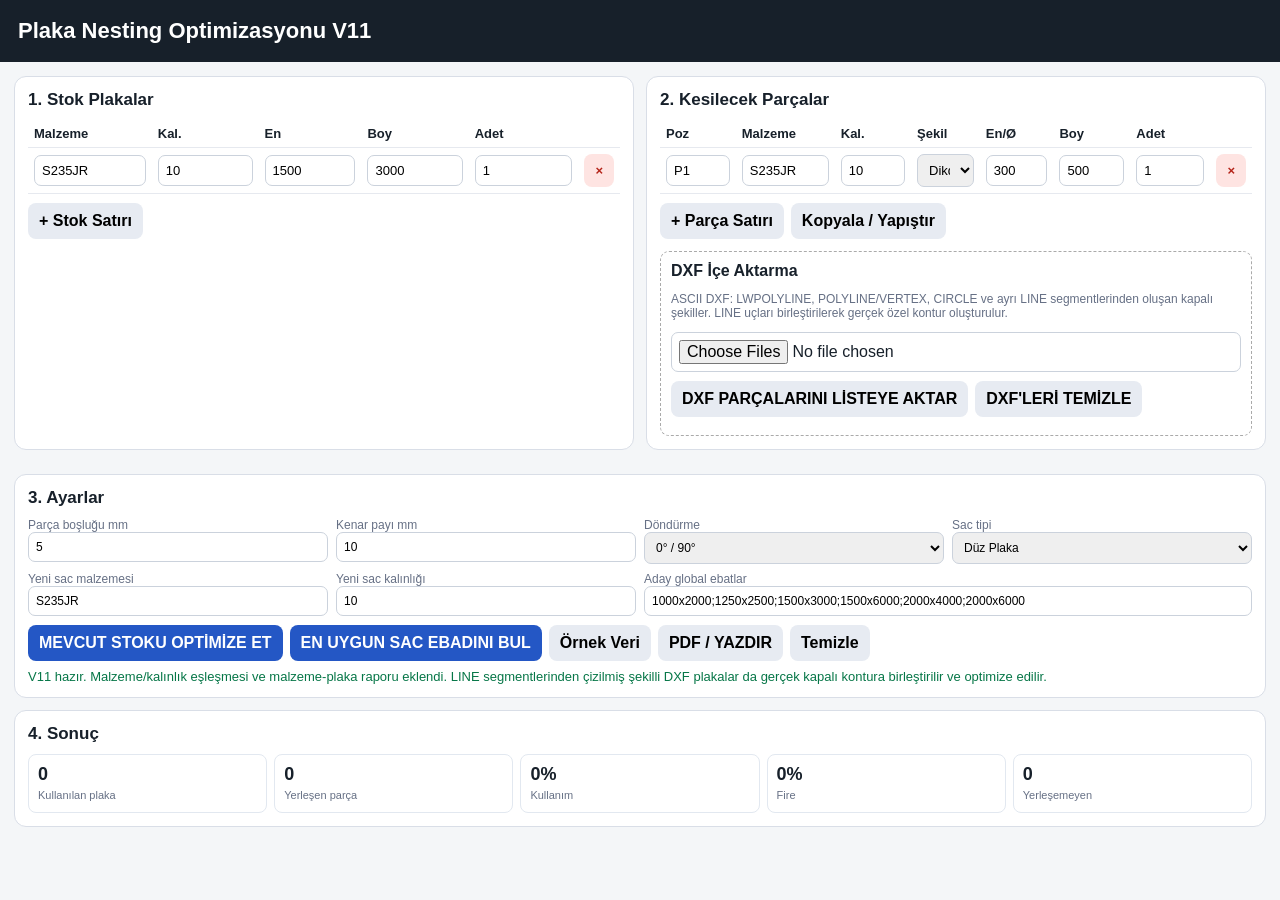
<file: apps/plaka-nesting/index.html>
<!doctype html><html lang="tr"><head><meta charset="utf-8">
<meta name="viewport" content="width=device-width,initial-scale=1,viewport-fit=cover">
<title>Plaka Nesting V11</title>
<style>
*{box-sizing:border-box}body{margin:0;font-family:Arial,sans-serif;background:#f4f6f8;color:#17202a}header{padding:18px;background:#17202a;color:#fff}
main{max-width:1400px;margin:auto;padding:14px}.grid{display:grid;grid-template-columns:1fr 1fr;gap:12px}.card{background:#fff;border:1px solid #d9dee7;border-radius:12px;padding:13px;margin-bottom:12px}
.full{grid-column:1/-1}h1{font-size:22px;margin:0}h2{font-size:17px;margin:0 0 10px}table{width:100%;border-collapse:collapse;font-size:13px}th,td{border-bottom:1px solid #e6e9ef;padding:6px;text-align:left}
input,select,button,textarea{font:inherit}input,select,textarea{width:100%;padding:7px;border:1px solid #cbd2dc;border-radius:7px}button{padding:9px 11px;border:0;border-radius:8px;background:#e7ebf2;font-weight:700;cursor:pointer}
.primary{background:#2457c5;color:#fff}.danger{background:#fee4e2;color:#b42318}.toolbar{display:flex;gap:7px;flex-wrap:wrap;margin-top:9px}.settings{display:grid;grid-template-columns:repeat(4,1fr);gap:8px}.settings label{font-size:12px;color:#667085}
.note{font-size:12px;color:#667085}.status{font-size:13px;margin-top:8px}.ok{color:#067647}.err{color:#b42318}.summary{display:grid;grid-template-columns:repeat(5,1fr);gap:7px}.metric{padding:9px;border:1px solid #e2e8f0;border-radius:8px}.metric b{display:block;font-size:18px}.metric span{font-size:11px;color:#667085}
.sheet{margin-top:14px;padding-top:10px;border-top:1px solid #ddd}.sheet canvas{width:100%;height:auto;border:1px solid #999;background:white}.preview{display:grid;grid-template-columns:repeat(auto-fit,minmax(180px,1fr));gap:8px;margin-top:8px}.preview>div{border:1px solid #ddd;padding:8px;border-radius:8px}
.preview canvas{width:100%;height:130px;background:white}.recommend{padding:10px;border:1px solid #d8dee8;border-radius:9px;margin-bottom:12px;background:#fbfcfe}
@media(max-width:900px){.grid{grid-template-columns:1fr}.settings{grid-template-columns:1fr 1fr}.summary{grid-template-columns:1fr 1fr}}
@media print{header,.input{display:none!important}.card{border:0}.sheet{break-inside:avoid}}
</style></head><body><header><h1>Plaka Nesting Optimizasyonu V11</h1></header><main>
<div class="grid input">
<section class="card"><h2>1. Stok Plakalar</h2><table><thead><tr><th>Malzeme</th><th>Kal.</th><th>En</th><th>Boy</th><th>Adet</th><th></th></tr></thead><tbody id="stocks"></tbody></table><div class="toolbar"><button type="button" id="addStockBtn">+ Stok Satırı</button></div></section>
<section class="card"><h2>2. Kesilecek Parçalar</h2><table><thead><tr><th>Poz</th><th>Malzeme</th><th>Kal.</th><th>Şekil</th><th>En/Ø</th><th>Boy</th><th>Adet</th><th></th></tr></thead><tbody id="parts"></tbody></table>
<div class="toolbar"><button type="button" id="addPartBtn">+ Parça Satırı</button><button type="button" id="pasteBtn">Kopyala / Yapıştır</button></div>
<div id="pasteBox" style="display:none;margin-top:8px"><textarea id="pasteText" rows="5" placeholder="P1[TAB]S235JR[TAB]10[TAB]Dikdörtgen[TAB]400[TAB]650[TAB]8"></textarea><div class="toolbar"><button type="button" id="importPasteBtn">YAPIŞTIRILAN VERİYİ AKTAR</button></div></div>
<div style="margin-top:12px;padding:10px;border:1px dashed #aaa;border-radius:9px"><b>DXF İçe Aktarma</b><p class="note">ASCII DXF: LWPOLYLINE, POLYLINE/VERTEX, CIRCLE ve ayrı LINE segmentlerinden oluşan kapalı şekiller. LINE uçları birleştirilerek gerçek özel kontur oluşturulur.</p>
<input id="dxfFiles" type="file" accept=".dxf" multiple><div class="toolbar"><button type="button" id="transferDxfBtn">DXF PARÇALARINI LİSTEYE AKTAR</button><button type="button" id="clearDxfBtn">DXF'LERİ TEMİZLE</button></div><div id="dxfStatus" class="status"></div><div id="dxfPreview" class="preview"></div></div>
</section>
<section class="card full"><h2>3. Ayarlar</h2><div class="settings">
<label>Parça boşluğu mm<input id="gap" type="number" value="5"></label><label>Kenar payı mm<input id="margin" type="number" value="10"></label>
<label>Döndürme<select id="rotate"><option value="yes">0° / 90°</option><option value="no">Yok</option></select></label>
<label>Sac tipi<select id="sheetType"><option>Düz Plaka</option><option>Baklavalı Sac</option><option>Gözyaşı Plaka</option><option>Diğer</option></select></label>
<label>Yeni sac malzemesi<input id="newMat" value="S235JR"></label><label>Yeni sac kalınlığı<input id="newThk" type="number" value="10"></label>
<label style="grid-column:span 2">Aday global ebatlar<input id="candidateSizes" value="1000x2000;1250x2500;1500x3000;1500x6000;2000x4000;2000x6000"></label>
</div><div class="toolbar"><button type="button" class="primary" id="optBtn">MEVCUT STOKU OPTİMİZE ET</button><button type="button" class="primary" id="globalBtn">EN UYGUN SAC EBADINI BUL</button><button type="button" id="exampleBtn">Örnek Veri</button><button type="button" id="printBtn">PDF / YAZDIR</button><button type="button" id="clearBtn">Temizle</button></div><div id="status" class="status"></div></section>
</div>
<section class="card"><h2>4. Sonuç</h2><div class="summary"><div class="metric"><b id="mSheets">0</b><span>Kullanılan plaka</span></div><div class="metric"><b id="mParts">0</b><span>Yerleşen parça</span></div><div class="metric"><b id="mUse">0%</b><span>Kullanım</span></div><div class="metric"><b id="mWaste">0%</b><span>Fire</span></div><div class="metric"><b id="mLeft">0</b><span>Yerleşemeyen</span></div></div>
<div id="recommend"></div><div id="stockReport"></div><div id="plans"></div></section></main>
<script>
(function(){
"use strict";
const $=s=>document.querySelector(s);
let dxfImported=[], dxfGeom={};
function stockRow(v={mat:"S235JR",t:10,w:1500,h:3000,q:1}){return `<tr><td><input value="${v.mat}"></td><td><input type="number" value="${v.t}"></td><td><input type="number" value="${v.w}"></td><td><input type="number" value="${v.h}"></td><td><input type="number" min="1" value="${v.q}"></td><td><button type="button" class="danger del">×</button></td></tr>`}
function partRow(v={pos:"P1",mat:"S235JR",t:10,shape:"rect",w:300,h:500,q:1}){return `<tr><td><input value="${v.pos}"></td><td><input value="${v.mat||'S235JR'}"></td><td><input type="number" value="${v.t||10}"></td><td><select><option value="rect"${v.shape==="rect"?" selected":""}>Dikdörtgen</option><option value="tri"${v.shape==="tri"?" selected":""}>Üçgen</option><option value="trap"${v.shape==="trap"?" selected":""}>Trapez</option><option value="circle"${v.shape==="circle"?" selected":""}>Daire</option><option value="dxf"${v.shape==="dxf"?" selected":""}>DXF Özel Kontur</option></select></td><td><input type="number" value="${v.w}"></td><td><input type="number" value="${v.h}"></td><td><input type="number" min="1" value="${v.q}"></td><td><button type="button" class="danger del">×</button></td></tr>`}
function addStock(v){$("#stocks").insertAdjacentHTML("beforeend",stockRow(v))}
function addPart(v){$("#parts").insertAdjacentHTML("beforeend",partRow(v))}
document.addEventListener("click",e=>{if(e.target.classList.contains("del"))e.target.closest("tr").remove()});
function polyArea(p){let a=0;for(let i=0,j=p.length-1;i<p.length;j=i++)a+=p[j][0]*p[i][1]-p[i][0]*p[j][1];return Math.abs(a)/2}
function readStocks(){let out=[];document.querySelectorAll("#stocks tr").forEach((r,ri)=>{let x=r.querySelectorAll("input"),q=+x[4].value||0;for(let n=0;n<q;n++)out.push({code:"STK-"+String(ri+1).padStart(2,"0"),mat:x[0].value,t:+x[1].value,w:+x[2].value,h:+x[3].value})});return out.filter(s=>s.w>0&&s.h>0)}
function readParts(){let out=[];document.querySelectorAll("#parts tr").forEach(r=>{let x=r.querySelectorAll("input"),shape=r.querySelector("select").value,pos=x[0].value||"P?",mat=(x[1].value||"S235JR").trim(),t=+x[2].value||0,q=+x[5].value||0,w=+x[3].value,h=shape==="circle"?w:+x[4].value,g=dxfGeom[pos]||null;let area=shape==="circle"?Math.PI*w*w/4:shape==="tri"?w*h/2:shape==="trap"?w*h*.75:w*h;if(shape==="dxf"&&g&&g.kind==="poly")area=polyArea(g.pts);for(let n=0;n<q;n++)out.push({pos,mat,t,shape,w,h,area,geom:g})});return out.filter(p=>p.w>0&&p.h>0&&p.t>0)}
function normPoly(p,rot){if(!p.geom||p.geom.kind!=="poly")return null;let a=p.geom.pts.map(q=>[q[0]-p.geom.minx,q[1]-p.geom.miny]);if(rot)a=a.map(q=>[q[1],p.w-q[0]]);let mx=Math.min(...a.map(q=>q[0])),my=Math.min(...a.map(q=>q[1]));return a.map(q=>[q[0]-mx,q[1]-my])}
function pointIn(pt,poly){let c=false;for(let i=0,j=poly.length-1;i<poly.length;j=i++){let a=poly[i],b=poly[j];if(((a[1]>pt[1])!==(b[1]>pt[1]))&&(pt[0]<(b[0]-a[0])*(pt[1]-a[1])/(b[1]-a[1]+1e-12)+a[0]))c=!c}return c}
function cross(a,b,c){return(b[0]-a[0])*(c[1]-a[1])-(b[1]-a[1])*(c[0]-a[0])}
function seg(a,b,c,d){let a1=cross(a,b,c),a2=cross(a,b,d),a3=cross(c,d,a),a4=cross(c,d,b);return ((a1>0&&a2<0)||(a1<0&&a2>0))&&((a3>0&&a4<0)||(a3<0&&a4>0))}
function world(it){let p=normPoly(it,it.rot);return p?p.map(q=>[q[0]+it.x,q[1]+it.y]):null}
function overlap(a,b,gap){let A=world(a),B=world(b);if(!A||!B)return !(a.x+a.w+gap<=b.x||b.x+b.w+gap<=a.x||a.y+a.h+gap<=b.y||b.y+b.h+gap<=a.y);let ax0=Math.min(...A.map(q=>q[0]))-gap,ax1=Math.max(...A.map(q=>q[0]))+gap,ay0=Math.min(...A.map(q=>q[1]))-gap,ay1=Math.max(...A.map(q=>q[1]))+gap,bx0=Math.min(...B.map(q=>q[0])),bx1=Math.max(...B.map(q=>q[0])),by0=Math.min(...B.map(q=>q[1])),by1=Math.max(...B.map(q=>q[1]));if(ax1<=bx0||bx1<=ax0||ay1<=by0||by1<=ay0)return false;for(let i=0;i<A.length;i++)for(let j=0;j<B.length;j++)if(seg(A[i],A[(i+1)%A.length],B[j],B[(j+1)%B.length]))return true;if(pointIn(A[0],B)||pointIn(B[0],A))return true;
function d2(a,b){let dx=a[0]-b[0],dy=a[1]-b[1];return dx*dx+dy*dy}
function ptSeg2(p,a,b){let vx=b[0]-a[0],vy=b[1]-a[1],wx=p[0]-a[0],wy=p[1]-a[1],vv=vx*vx+vy*vy;if(vv<1e-12)return d2(p,a);let t=Math.max(0,Math.min(1,(wx*vx+wy*vy)/vv));return d2(p,[a[0]+t*vx,a[1]+t*vy])}
if(gap>0){let g2=gap*gap;for(let i=0;i<A.length;i++)for(let j=0;j<B.length;j++){let a=A[i],a2=A[(i+1)%A.length],b=B[j],b2=B[(j+1)%B.length];if(ptSeg2(a,b,b2)<g2||ptSeg2(a2,b,b2)<g2||ptSeg2(b,a,a2)<g2||ptSeg2(b2,a,a2)<g2)return true}}
return false}
function place(sh,p,gap,margin,rotate){
  let opts=[false];
  if(rotate&&Math.abs(p.w-p.h)>1e-6)opts.push(true);
  for(const rr of opts){
    let w=rr?p.h:p.w,h=rr?p.w:p.h;
    let candidates=[[margin,margin]];
    // Candidate locations are generated from already placed part edges.
    // This avoids scanning hundreds of thousands of 5 mm grid points for every DXF part.
    for(const it of sh.items){
      candidates.push([it.x+it.w+gap,it.y]);
      candidates.push([it.x,it.y+it.h+gap]);
      candidates.push([it.x+it.w+gap,margin]);
      candidates.push([margin,it.y+it.h+gap]);
      // extra corner-alignment candidates help irregular DXF contours pack more tightly
      candidates.push([it.x+it.w-w,it.y+it.h+gap]);
      candidates.push([it.x+it.w+gap,it.y+it.h-h]);
    }
    // Also try x/y combinations from placed edges.
    let xs=[margin],ys=[margin];
    for(const it of sh.items){xs.push(it.x+it.w+gap);ys.push(it.y+it.h+gap)}
    for(const x of xs)for(const y of ys)candidates.push([x,y]);

    let seen=new Set();
    candidates=candidates.filter(c=>{
      let x=Math.max(margin,c[0]),y=Math.max(margin,c[1]),k=x.toFixed(2)+","+y.toFixed(2);
      if(seen.has(k))return false;seen.add(k);c[0]=x;c[1]=y;return true;
    }).sort((a,b)=>a[1]-b[1]||a[0]-b[0]);

    for(const [x,y] of candidates){
      if(x+w>sh.s.w-margin+1e-6||y+h>sh.s.h-margin+1e-6)continue;
      let c={...p,x,y,w,h,rot:rr};
      if(!sh.items.some(z=>overlap(c,z,gap))){sh.items.push(c);return true}
    }
  }
  return false;
}
function simulate(stocks,parts){let gap=+$("#gap").value||0,margin=+$("#margin").value||0,rot=$("#rotate").value==="yes",pool=stocks.map(x=>({...x})),sheets=[],left=[];parts=[...parts].sort((a,b)=>b.area-a.area);for(let p of parts){let ok=false;for(let sh of sheets)if(sh.s.mat.trim().toLowerCase()===p.mat.trim().toLowerCase()&&Math.abs(sh.s.t-p.t)<1e-6&&place(sh,p,gap,margin,rot)){ok=true;break}if(!ok){let ix=pool.findIndex(s=>s.mat.trim().toLowerCase()===p.mat.trim().toLowerCase()&&Math.abs(s.t-p.t)<1e-6&&((p.w+2*margin<=s.w&&p.h+2*margin<=s.h)||(rot&&p.h+2*margin<=s.w&&p.w+2*margin<=s.h)));if(ix>=0){let sh={s:pool.splice(ix,1)[0],items:[]};sheets.push(sh);ok=place(sh,p,gap,margin,rot)}}if(!ok)left.push(p)}return{sheets,left}}
function draw(c,sh){let ctx=c.getContext("2d"),s=Math.min(c.width/sh.s.w,c.height/sh.s.h);ctx.clearRect(0,0,c.width,c.height);ctx.strokeStyle="#111";ctx.strokeRect(1,1,sh.s.w*s-2,sh.s.h*s-2);sh.items.forEach((p,i)=>{ctx.beginPath();let poly=normPoly(p,p.rot);if(poly){poly.forEach((q,k)=>{let x=(p.x+q[0])*s,y=(p.y+q[1])*s;k?ctx.lineTo(x,y):ctx.moveTo(x,y)});ctx.closePath()}else{let x=p.x*s,y=p.y*s,w=p.w*s,h=p.h*s;if(p.shape==="circle")ctx.arc(x+w/2,y+h/2,Math.min(w,h)/2,0,Math.PI*2);else if(p.shape==="tri"){ctx.moveTo(x+w/2,y);ctx.lineTo(x+w,y+h);ctx.lineTo(x,y+h);ctx.closePath()}else if(p.shape==="trap"){ctx.moveTo(x+w*.2,y);ctx.lineTo(x+w*.8,y);ctx.lineTo(x+w,y+h);ctx.lineTo(x,y+h);ctx.closePath()}else ctx.rect(x,y,w,h)}ctx.fillStyle=`hsl(${i*47%360} 55% 88%)`;ctx.fill();ctx.strokeStyle="#334155";ctx.stroke();ctx.fillStyle="#111";ctx.font="12px Arial";ctx.fillText(p.pos,p.x*s+5,p.y*s+14)})}
function render(res,stocks){
 let plans=$("#plans");plans.innerHTML="";let usedArea=0,sheetArea=0,count=0;
 res.sheets.forEach((sh,i)=>{let a=sh.items.reduce((z,p)=>z+p.area,0);usedArea+=a;sheetArea+=sh.s.w*sh.s.h;count+=sh.items.length;let d=document.createElement("div");d.className="sheet";d.innerHTML=`<b>${sh.s.code||"YENİ"} — ${sh.s.mat||""} ${sh.s.t||""} mm — ${sh.s.w}×${sh.s.h}</b> • Kullanım ${(100*a/(sh.s.w*sh.s.h)).toFixed(1)}%<canvas width="1100" height="${Math.max(280,Math.round(1100*sh.s.h/sh.s.w))}"></canvas>`;plans.appendChild(d);draw(d.querySelector("canvas"),sh)});
 let u=sheetArea?100*usedArea/sheetArea:0;$("#mSheets").textContent=res.sheets.length;$("#mParts").textContent=count;$("#mUse").textContent=u.toFixed(1)+"%";$("#mWaste").textContent=(100-u).toFixed(1)+"%";$("#mLeft").textContent=res.left.length;$("#status").innerHTML=res.left.length?`<span class="err">${res.left.length} parça yerleşmedi. Malzeme/kalınlık ve stok ölçülerini kontrol edin.</span>`:`<span class="ok">Tüm parçalar uygun malzeme ve kalınlıktaki stoklara yerleştirildi.</span>`;
 let groups={};stocks.forEach(s=>{let k=[s.code,s.mat,s.t,s.w,s.h].join('|');groups[k]??={...s,avail:0,used:0};groups[k].avail++});res.sheets.forEach(sh=>{let k=[sh.s.code,sh.s.mat,sh.s.t,sh.s.w,sh.s.h].join('|');if(groups[k])groups[k].used++});
 let density=7850, mat={};res.sheets.forEach(sh=>{let k=(sh.s.mat||'')+'|'+sh.s.t;mat[k]??={mat:sh.s.mat,t:sh.s.t,sheets:0,stockArea:0,partArea:0};mat[k].sheets++;mat[k].stockArea+=sh.s.w*sh.s.h;mat[k].partArea+=sh.items.reduce((z,p)=>z+p.area,0)});
 let stockTable='<h3>Stok Kullanım Raporu</h3><table><tr><th>Stok</th><th>Malzeme</th><th>Kal.</th><th>Ölçü</th><th>Mevcut</th><th>Kullanılan</th><th>Kalan</th></tr>'+Object.values(groups).map(g=>`<tr><td>${g.code}</td><td>${g.mat}</td><td>${g.t} mm</td><td>${g.w}×${g.h}</td><td>${g.avail}</td><td><b>${g.used}</b></td><td>${g.avail-g.used}</td></tr>`).join("")+"</table>";
 let materialTable='<h3>Malzeme / Plaka Özeti</h3><table><tr><th>Malzeme</th><th>Kal.</th><th>Kullanılan plaka</th><th>Stok alanı</th><th>Yerleşen parça alanı</th><th>Fire alanı</th><th>Yakl. stok kg</th><th>Yakl. parça kg</th></tr>'+Object.values(mat).map(g=>{let sa=g.stockArea/1e6,pa=g.partArea/1e6,fa=Math.max(0,sa-pa),sk=sa*(g.t/1000)*density,pk=pa*(g.t/1000)*density;return `<tr><td>${g.mat}</td><td>${g.t} mm</td><td>${g.sheets}</td><td>${sa.toFixed(3)} m²</td><td>${pa.toFixed(3)} m²</td><td>${fa.toFixed(3)} m²</td><td>${sk.toFixed(1)} kg</td><td>${pk.toFixed(1)} kg</td></tr>`}).join('')+'</table>';
 $("#stockReport").innerHTML=stockTable+materialTable;
}
function optimize(){try{let s=readStocks(),p=readParts();if(!s.length||!p.length){$("#status").innerHTML='<span class="err">Stok ve parça girin.</span>';return}render(simulate(s,p),s)}catch(e){$("#status").innerHTML=`<span class="err">Optimizasyon hatası: ${e.message}</span>`;console.error(e)}}
function candidates(){return $("#candidateSizes").value.split(/[;,\n]+/).map(v=>v.trim().match(/([\d.]+)\s*[xX×]\s*([\d.]+)/)).filter(Boolean).map(m=>({w:+m[1],h:+m[2]}))}
function globalRecommend(){try{let parts=readParts(),existing=readStocks(),cs=candidates();if(!parts.length||!cs.length)return;let base=simulate(existing,parts),rows=[];for(let c of cs){let remaining=base.left,news=[],limit=Math.max(1,remaining.length);for(let i=0;i<limit;i++)news.push({code:"YENİ",mat:$("#newMat").value,t:+$("#newThk").value,w:c.w,h:c.h});let r=simulate(news,remaining);if(!r.left.length){let newUsed=r.sheets.length,newArea=newUsed*c.w*c.h,totalArea=base.sheets.reduce((z,x)=>z+x.s.w*x.s.h,0)+newArea,partArea=parts.reduce((z,x)=>z+x.area,0);rows.push({c,newUsed,newArea,totalArea,eff:100*partArea/totalArea})}}rows.sort((a,b)=>a.newArea-b.newArea||b.eff-a.eff);$("#recommend").innerHTML='<div class="recommend"><h3>Mevcut Stok + Yeni Sac Önerisi</h3>'+(rows.length?`<p><b>Öneri:</b> mevcut stoktan ${base.sheets.length} plaka kullan; kalan için <b>${rows[0].newUsed} adet ${rows[0].c.w}×${rows[0].c.h}</b> ${$("#sheetType").value}.</p><table><tr><th>Yeni ebat</th><th>Adet</th><th>Yeni alım m²</th><th>Toplam verim</th></tr>${rows.map(x=>`<tr><td>${x.c.w}×${x.c.h}</td><td>${x.newUsed}</td><td>${(x.newArea/1e6).toFixed(2)}</td><td>${x.eff.toFixed(1)}%</td></tr>`).join("")}</table>`:`<p class="err">Aday ebatlarla çözüm bulunamadı.</p>` )+'</div>'}catch(e){$("#status").innerHTML=`<span class="err">Sac ebat öneri hatası: ${e.message}</span>`;console.error(e)}}
function clearAll(){dxfImported=[];dxfGeom={};$("#stocks").innerHTML="";$("#parts").innerHTML="";$("#plans").innerHTML="";$("#stockReport").innerHTML="";$("#recommend").innerHTML="";$("#dxfPreview").innerHTML="";$("#dxfStatus").innerHTML="";addStock();addPart()}
function example(){clearAll();$("#stocks").innerHTML="";$("#parts").innerHTML="";addStock({mat:"S235JR",t:10,w:1500,h:3000,q:2});addStock({mat:"S235JR",t:10,w:2000,h:4000,q:1});addPart({pos:"P1",mat:"S235JR",t:10,shape:"rect",w:400,h:650,q:8});addPart({pos:"P2",mat:"S235JR",t:10,shape:"tri",w:350,h:500,q:6})}
function importPaste(){let lines=$("#pasteText").value.trim().split(/\n+/);for(let l of lines){let a=l.trim().split(/\t|;|,/);if(a.length<4||/poz/i.test(a[0]))continue;let map={"dikdörtgen":"rect","ucgen":"tri","üçgen":"tri","trapez":"trap","daire":"circle"};if(a.length>=7)addPart({pos:a[0],mat:a[1]||"S235JR",t:+a[2]||10,shape:map[(a[3]||"").toLowerCase()]||"rect",w:+a[4],h:+a[5],q:+a[6]||1});else addPart({pos:a[0],mat:$("#newMat").value||"S235JR",t:+$("#newThk").value||10,shape:map[(a[1]||"").toLowerCase()]||"rect",w:+a[2],h:+a[3],q:+a[4]||1})}}
function pairs(t){let l=t.replace(/\r/g,"").split("\n"),a=[];for(let i=0;i+1<l.length;i+=2)a.push([l[i].trim(),l[i+1].trim()]);return a}
function makePoly(file,pts){
 if(!pts||pts.length<3)return null;
 let minx=Math.min(...pts.map(q=>q[0])),maxx=Math.max(...pts.map(q=>q[0])),
     miny=Math.min(...pts.map(q=>q[1])),maxy=Math.max(...pts.map(q=>q[1]));
 return {file,kind:"poly",pts,minx,maxx,miny,maxy,w:maxx-minx,h:maxy-miny};
}
function nearPt(a,b,tol=0.05){return Math.hypot(a[0]-b[0],a[1]-b[1])<=tol}
function chainLinesToPolys(file,segs,tol=0.05){
 let unused=segs.map(s=>[s[0].slice(),s[1].slice()]), polys=[];
 while(unused.length){
   let s=unused.shift(), chain=[s[0],s[1]], changed=true;
   while(changed&&unused.length){
     changed=false;
     for(let k=0;k<unused.length;k++){
       let q=unused[k], first=chain[0], last=chain[chain.length-1];
       if(nearPt(last,q[0],tol)){chain.push(q[1]);unused.splice(k,1);changed=true;break}
       if(nearPt(last,q[1],tol)){chain.push(q[0]);unused.splice(k,1);changed=true;break}
       if(nearPt(first,q[1],tol)){chain.unshift(q[0]);unused.splice(k,1);changed=true;break}
       if(nearPt(first,q[0],tol)){chain.unshift(q[1]);unused.splice(k,1);changed=true;break}
     }
   }
   if(chain.length>=4&&nearPt(chain[0],chain[chain.length-1],tol)){
     chain.pop();
     let pp=makePoly(file,chain);if(pp)polys.push(pp);
   }
 }
 return polys;
}
function parseDXF(t,file){
 let a=pairs(t),out=[],lineSegs=[],i=0,sec="";
 while(i<a.length){
   let[c,v]=a[i];
   if(c==="0"&&v==="SECTION"){i++;if(a[i]&&a[i][0]==="2")sec=a[i][1];i++;continue}
   if(c==="0"&&v==="ENDSEC"){sec="";i++;continue}
   if(sec==="ENTITIES"&&c==="0"){
     let type=v;
     if(type==="POLYLINE"){
       i++;let pts=[];
       while(i<a.length){
         if(a[i][0]==="0"&&a[i][1]==="SEQEND"){i++;break}
         if(a[i][0]==="0"&&a[i][1]==="VERTEX"){
           i++;let x=null,y=null;
           while(i<a.length&&a[i][0]!=="0"){
             if(a[i][0]==="10")x=+a[i][1];if(a[i][0]==="20")y=+a[i][1];i++;
           }
           if(Number.isFinite(x)&&Number.isFinite(y))pts.push([x,y]);
           continue;
         }
         i++;
       }
       let pp=makePoly(file,pts);if(pp)out.push(pp);continue;
     }
     let d=[];i++;while(i<a.length&&a[i][0]!=="0"){d.push(a[i]);i++}
     let vals=n=>d.filter(x=>x[0]===String(n)).map(x=>+x[1]);
     if(type==="LWPOLYLINE"){
       let pts=[],x=null;
       for(const z of d){
         if(z[0]==="10")x=+z[1];
         else if(z[0]==="20"&&x!==null){pts.push([x,+z[1]]);x=null}
       }
       let pp=makePoly(file,pts);if(pp)out.push(pp);
     }else if(type==="LINE"){
       let x1=vals(10)[0],y1=vals(20)[0],x2=vals(11)[0],y2=vals(21)[0];
       if([x1,y1,x2,y2].every(Number.isFinite))lineSegs.push([[x1,y1],[x2,y2]]);
     }else if(type==="CIRCLE"){
       let x=vals(10)[0],y=vals(20)[0],r=vals(40)[0];
       if(r>0)out.push({file,kind:"circle",x,y,r,minx:x-r,maxx:x+r,miny:y-r,maxy:y+r,w:2*r,h:2*r});
     }
     continue;
   }
   i++;
 }
 // Many fabrication DXFs export shaped plates as separate LINE entities.
 // Join touching LINE endpoints into closed real contours instead of replacing them with a rectangle.
 out.push(...chainLinesToPolys(file,lineSegs,0.10));
 return out;
}
async function loadDXF(files){dxfImported=[];for(let f of files){try{let a=parseDXF(await f.text(),f.name);dxfImported.push(...a.filter(x=>x.kind!=="arc"))}catch(e){}}dxfImported.forEach((p,i)=>{p.pos="DXF-P"+(i+1);p.qty=1});renderDXF();$("#dxfStatus").innerHTML=`<span class="${dxfImported.length?"ok":"err"}">${dxfImported.length} DXF konturu bulundu.</span>`}
function renderDXF(){let h=$("#dxfPreview");h.innerHTML="";dxfImported.forEach((p,i)=>{let d=document.createElement("div");d.innerHTML=`<b>${p.pos}</b><p class="note">${p.file}<br>${p.w.toFixed(1)}×${p.h.toFixed(1)} mm</p><canvas width="300" height="150"></canvas><label>Adet<input type="number" min="1" value="1" data-i="${i}"></label>`;h.appendChild(d);let c=d.querySelector("canvas"),ctx=c.getContext("2d"),pad=10,s=Math.min((c.width-20)/p.w,(c.height-20)/p.h);ctx.beginPath();if(p.kind==="circle")ctx.arc(c.width/2,c.height/2,p.r*s,0,Math.PI*2);else p.pts.forEach((q,k)=>{let x=pad+(q[0]-p.minx)*s,y=c.height-pad-(q[1]-p.miny)*s;k?ctx.lineTo(x,y):ctx.moveTo(x,y)}),ctx.closePath();ctx.stroke()})}
function transferDXF(){document.querySelectorAll("#dxfPreview input").forEach(x=>dxfImported[+x.dataset.i].qty=+x.value||1);dxfImported.forEach(p=>{dxfGeom[p.pos]=p;addPart({pos:p.pos,shape:p.kind==="circle"?"circle":"dxf",w:+p.w.toFixed(2),h:+p.h.toFixed(2),q:p.qty})});$("#dxfStatus").innerHTML='<span class="ok">DXF gerçek kontur bilgisiyle listeye aktarıldı.</span>'}
$("#addStockBtn").addEventListener("click",()=>addStock());$("#addPartBtn").addEventListener("click",()=>addPart());$("#pasteBtn").addEventListener("click",()=>$("#pasteBox").style.display=$("#pasteBox").style.display==="none"?"block":"none");$("#importPasteBtn").addEventListener("click",importPaste);$("#dxfFiles").addEventListener("change",e=>loadDXF(e.target.files));$("#transferDxfBtn").addEventListener("click",transferDXF);$("#clearDxfBtn").addEventListener("click",()=>{dxfImported=[];$("#dxfPreview").innerHTML="";$("#dxfStatus").innerHTML=""});$("#optBtn").addEventListener("click",optimize);$("#globalBtn").addEventListener("click",globalRecommend);$("#exampleBtn").addEventListener("click",example);$("#printBtn").addEventListener("click",()=>window.print());$("#clearBtn").addEventListener("click",clearAll);
addStock();addPart();
$("#status").innerHTML='<span class="ok">V11 hazır. Malzeme/kalınlık eşleşmesi ve malzeme-plaka raporu eklendi. LINE segmentlerinden çizilmiş şekilli DXF plakalar da gerçek kapalı kontura birleştirilir ve optimize edilir.</span>';
})();
</script></body></html>
</file>
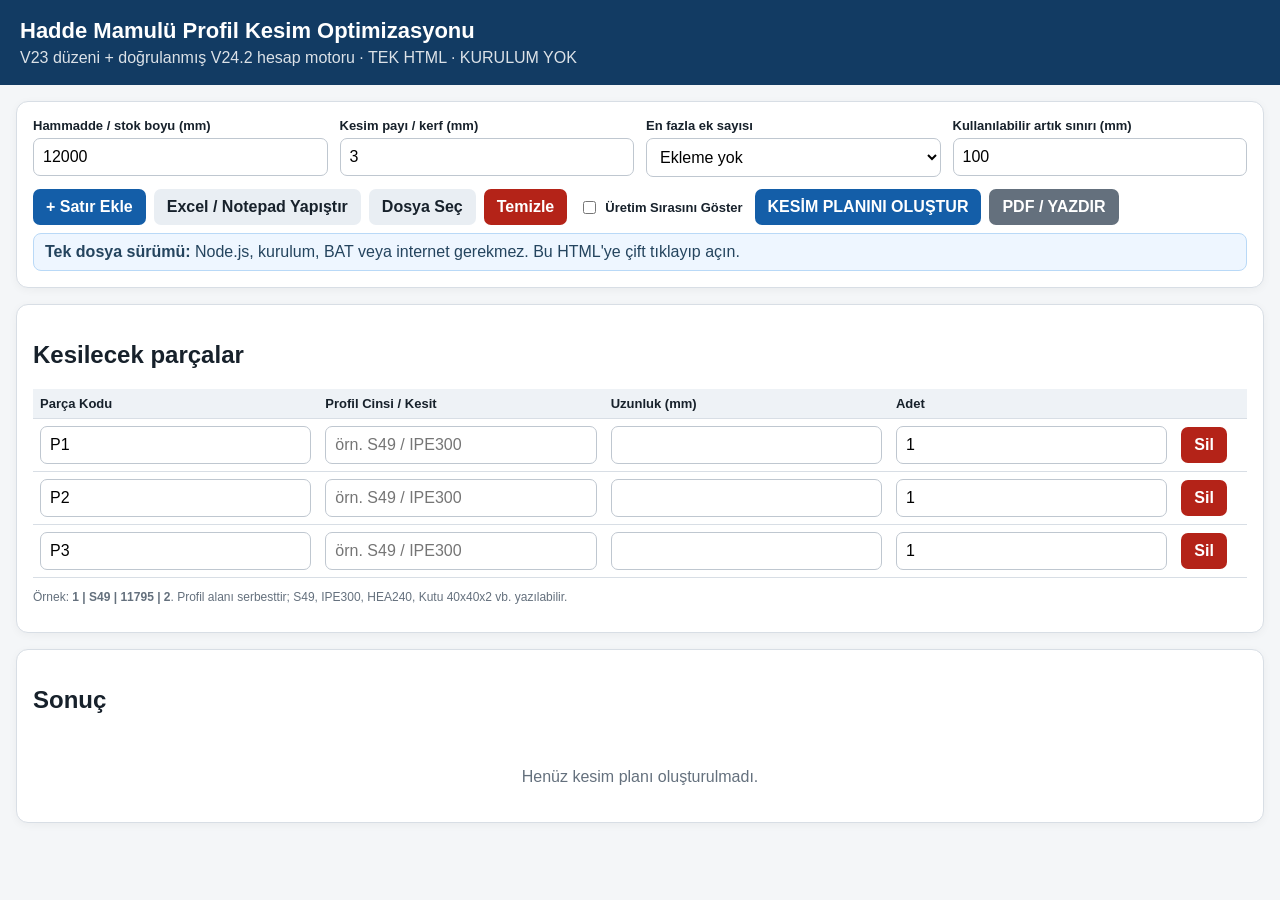
<file: apps/profil-kesim/index.html>
<!DOCTYPE html>
<html lang="tr">
<head>
<meta charset="UTF-8">
<meta name="viewport" content="width=device-width, initial-scale=1.0">
<title>ProfilKes — Tek Dosya</title>
<style>
:root{--bg:#f4f6f8;--card:#fff;--line:#d8dee5;--text:#17212b;--muted:#64707d;--accent:#145ea8;--danger:#b42318}
*{box-sizing:border-box}
body{margin:0;font-family:Arial,Helvetica,sans-serif;background:var(--bg);color:var(--text)}
header{background:#123b63;color:#fff;padding:18px 20px}
header h1{margin:0 0 5px;font-size:22px} header p{margin:0;opacity:.85}
main{max-width:1400px;margin:auto;padding:16px}
.card{background:var(--card);border:1px solid var(--line);border-radius:12px;padding:16px;margin-bottom:16px;box-shadow:0 2px 8px #0000000b}
.controls{display:grid;grid-template-columns:repeat(4,minmax(160px,1fr));gap:12px}
label{display:block;font-weight:700;font-size:13px;margin-bottom:5px}
input,select,button{font:inherit}
input,select{width:100%;padding:9px;border:1px solid #bfc7d0;border-radius:7px;background:#fff}
button{border:0;border-radius:7px;padding:9px 13px;cursor:pointer;background:var(--accent);color:#fff;font-weight:700}
button.secondary{background:#64707d} button.danger{background:var(--danger)} button.light{background:#e9eef3;color:#17212b}
.actions{display:flex;flex-wrap:wrap;gap:8px;margin-top:12px}
.table-wrap{overflow:auto}
table{width:100%;border-collapse:collapse;min-width:720px}
th,td{border-bottom:1px solid var(--line);padding:7px;text-align:left}
th{background:#eef2f6;font-size:13px}
td input{min-width:90px}
.summary{display:grid;grid-template-columns:repeat(3,1fr);gap:20px;margin:14px 0}.summary .stat{text-align:center;padding:20px 14px;border:1px solid #b8d9f3;box-shadow:0 2px 7px #0002}.summary .stat:nth-child(2){background:#fff9e8;border-color:#ffd66b;color:#d96b00}.summary .stat:nth-child(3){background:#ecfff5;border-color:#98e7bd;color:#008a46}.summary .stat b{font-size:34px}
.stat{background:#eef4f9;border-radius:10px;padding:13px}.stat b{display:block;font-size:22px;margin-top:4px}
.group{border:1px solid var(--line);border-radius:10px;margin:14px 0;overflow:hidden}
.group h3{margin:0;padding:11px 14px;background:#edf3f8}
.bar{padding:10px 12px;border-top:1px solid var(--line)}
.bar-title{font-weight:700;margin-bottom:6px}
.track{display:flex;height:42px;border:1px solid #aeb8c2;border-radius:6px;overflow:hidden;background:#fafafa}
.seg{display:flex;align-items:center;justify-content:center;padding:2px 5px;font-size:11px;border-right:2px solid #5f6b76;overflow:hidden;white-space:nowrap}
.seg.cut{background:#cfe3f6}.seg.waste{background:#ececec;color:#59636d}
.small{font-size:12px;color:var(--muted)}
.joinbox{border:2px dashed #d92d20;border-radius:10px;padding:12px;margin:12px 0;background:#fff7f6}
.joinline{display:flex;align-items:center;gap:5px;min-height:48px;margin:8px 0;flex-wrap:wrap}
.joinseg{display:flex;align-items:center;justify-content:center;text-align:center;padding:6px;border:1px solid #d0d5dd;border-radius:6px;background:#f2f4f7;font-size:12px;min-width:90px}
.joinmark{color:#d92d20;font-weight:800;border-left:2px dashed #d92d20;padding-left:6px}
.compare{display:grid;grid-template-columns:repeat(4,1fr);gap:10px;margin:12px 0}
.warn{padding:10px;border-radius:8px;background:#fff4e5;border:1px solid #f79009;margin:10px 0}
.ok{padding:10px;border-radius:8px;background:#ecfdf3;border:1px solid #12b76a;margin:10px 0}
.empty{padding:20px;text-align:center;color:var(--muted)}
.importbox{margin-top:12px;padding:12px;border:1px solid var(--line);border-radius:10px;background:#f8fafc}.importbox h3{margin:0 0 8px;font-size:15px}.importbox textarea{width:100%;min-height:130px;resize:vertical;padding:9px;border:1px solid #bfc7d0;border-radius:7px;font:13px monospace;background:#fff}.import-preview{margin-top:10px;max-height:240px;overflow:auto}.import-preview table{min-width:0}.import-status{font-size:12px;color:var(--muted);margin-top:6px}.raw-title{font-size:13px;font-weight:700;margin:10px 0 5px}.raw-view{white-space:pre-wrap;word-break:break-word;min-height:54px;max-height:180px;overflow:auto;padding:9px;border:1px solid #bfc7d0;border-radius:7px;background:#fff;font:13px monospace;color:#17212b}
@media(max-width:800px){.controls{grid-template-columns:1fr 1fr}.summary{grid-template-columns:1fr 1fr}}
@media(max-width:520px){.controls,.summary{grid-template-columns:1fr}header h1{font-size:18px}main{padding:9px}}
@media print{
 body{background:#fff}.no-print{display:none!important}.card{box-shadow:none;border:0;padding:0}
 header{background:#fff;color:#000;padding:0 0 10px}
 .group{break-inside:avoid;page-break-inside:avoid}.track{height:34px;-webkit-print-color-adjust:exact!important;print-color-adjust:exact!important}.seg{border-right:1px solid #222!important;-webkit-print-color-adjust:exact!important;print-color-adjust:exact!important}.seg.cut{background:#cfe3f6!important}.seg.waste{background:#ececec!important}
}

.code-col{min-width:105px}.input-note{margin-top:8px;padding:9px 11px;border-radius:8px;background:#eef6ff;border:1px solid #b9d9f7;color:#24445e}
.badge{display:inline-block;padding:3px 8px;border-radius:999px;font-size:11px;font-weight:700}.badge.ok{background:#ecfdf3;border:1px solid #12b76a;color:#067647}.badge.warn{background:#fff4e5;border:1px solid #f79009;color:#93370d}
.profile-summary{margin-top:10px}.joinline2{display:flex;height:48px;border:1px solid #aeb8c2;border-radius:6px;overflow:visible;margin:14px 0 8px;position:relative}.joinseg2{display:flex;align-items:center;justify-content:center;text-align:center;background:#dbeeff;border-right:1px solid #7a8794;font-size:11px;padding:3px;min-width:25px;overflow:hidden}.joinmark2{width:0;position:relative;border-left:3px dashed #d92d20}.joinmark2 span{position:absolute;top:-18px;left:-25px;width:52px;text-align:center;color:#d92d20;font-size:9px;font-weight:800;background:#fff}
.validation{margin:10px 0}.validation details{border:1px solid var(--line);border-radius:8px;padding:8px;background:#fbfcfd}.validation summary{cursor:pointer;font-weight:700}.kerfmark{background:#555;min-width:2px}.muted-box{padding:10px;background:#f7f9fb;border:1px solid var(--line);border-radius:8px;margin:8px 0}
@media print{
  @page{size:A4;margin:8mm}
  .no-print{display:none!important}
  main{max-width:none;padding:0}.card{margin:0 0 10px!important;box-shadow:none!important;border:0!important;padding:0!important}
  header{padding:0 0 8px!important;margin-bottom:8px;border-bottom:2px solid #123b63}header h1{font-size:18px!important}header p{font-size:10px!important}
  .compare,.summary{break-inside:avoid;page-break-inside:avoid}.group{break-inside:auto!important;page-break-inside:auto!important}.bar,.joinbox{break-inside:avoid;page-break-inside:avoid}
  .track{height:34px!important}.joinline2{height:38px!important}.small{font-size:9px!important}h2{font-size:15px}h3{font-size:12px}
  .seg,.joinseg2{-webkit-print-color-adjust:exact!important;print-color-adjust:exact!important}
}
</style>
</head>
<body>
<header>
  <h1>Hadde Mamulü Profil Kesim Optimizasyonu</h1>
  <p>V23 düzeni + doğrulanmış V24.2 hesap motoru · TEK HTML · KURULUM YOK</p>
</header>
<main>
<section class="card no-print">
  <div class="controls">
    <div><label>Hammadde / stok boyu (mm)</label><input id="stock" type="number" value="12000" min="100"></div>
    <div><label>Kesim payı / kerf (mm)</label><input id="kerf" type="number" value="3" min="0" step="0.1"></div>
    <div><label>En fazla ek sayısı</label><select id="joins"><option value="0">Ekleme yok</option><option value="1">1 ekli — 2 segment</option><option value="2">2 ekli — 3 segment</option><option value="3">3 ekli — 4 segment</option></select></div>
    <div><label>Kullanılabilir artık sınırı (mm)</label><input id="reusableThreshold" type="number" value="100" min="0" step="1"></div>
  </div>
  <div class="actions">
    <button type="button" onclick="addRow()">+ Satır Ekle</button>
    <button type="button" class="light" onclick="togglePasteBox()">Excel / Notepad Yapıştır</button>
    <button type="button" class="light" onclick="document.getElementById('file').click()">Dosya Seç</button>
    <input id="file" type="file" accept=".txt,.csv,.tsv,text/plain,text/csv" style="display:none">
    <button type="button" class="danger" onclick="clearRows()">Temizle</button>
    <label style="display:flex;align-items:center;gap:6px;margin:0 4px;font-weight:700;cursor:pointer"><input id="showProduction" type="checkbox" onchange="refreshProductionVisibility()" style="width:auto;accent-color:#145ea8"> Üretim Sırasını Göster</label>
    <button type="button" onclick="optimize()">KESİM PLANINI OLUŞTUR</button>
    <button type="button" class="secondary" onclick="printReport()">PDF / YAZDIR</button>
  </div>
  <div class="input-note"><b>Tek dosya sürümü:</b> Node.js, kurulum, BAT veya internet gerekmez. Bu HTML'ye çift tıklayıp açın.</div>
  <div id="pasteBox" class="importbox" style="display:none">
    <h3>Excel / Notepad Yapıştırma Alanı</h3>
    <div class="small"><b>Ana sıra:</b> Parça Kodu | Profil | Uzunluk (mm) | Adet &nbsp; · &nbsp; Eski 3 sütun Profil | Uzunluk | Adet de kabul edilir.</div>
    <textarea id="pasteArea" placeholder="Örnek:
1    S49    11795    2
P2    IPE300    4100    8

Boşluk, TAB, ; veya | kullanılabilir." oninput="showRawData(this.value);previewImport(this.value,'Yapıştırılan veri')"></textarea>
    <div class="controls" style="margin-top:8px;grid-template-columns:minmax(180px,260px) 1fr">
      <div><label>Mükerrer parça kodu</label><select id="duplicateMode"><option value="update">Mevcut satırı güncelle</option><option value="new">Yeni kod üret</option><option value="skip">Satırı atla</option></select></div>
    </div>
    <div class="raw-title">Yapıştırdığınız / Dosyadan Okunan Ham Veri</div><div id="rawImportView" class="raw-view">Henüz veri yok.</div>
    <div class="actions"><button type="button" onclick="applyPasteData()">GÖRÜNEN VERİYİ LİSTEYE AKTAR</button><button type="button" class="light" onclick="clearImportPreview()">Alanı Temizle</button></div>
    <div id="importStatus" class="import-status">Henüz veri yapıştırılmadı.</div>
    <div id="importPreview" class="import-preview"></div>
  </div>
</section>

<section class="card no-print">
  <h2>Kesilecek parçalar</h2>
  <div class="table-wrap"><table id="inputTable"><thead><tr><th>Parça Kodu</th><th>Profil Cinsi / Kesit</th><th>Uzunluk (mm)</th><th>Adet</th><th></th></tr></thead><tbody></tbody></table></div>
  <p class="small">Örnek: <b>1 | S49 | 11795 | 2</b>. Profil alanı serbesttir; S49, IPE300, HEA240, Kutu 40x40x2 vb. yazılabilir.</p>
</section>

<section class="card">
  <h2>Sonuç</h2>
  <div id="summary" class="summary"></div>
  <div id="status"></div>
  <div id="plans"><div class="empty">Henüz kesim planı oluşturulmadı.</div></div>
</section>
</main>
<script>
const MIN_SEGMENT = 100;
const PROFILE_LIBRARY = [
    "IPE300",
    "HEA240",
    "Kutu 40×40×2",
    "Kutu 50×50×2",
];
const jointOptions = [
    { value: 0, label: "Eksiz" },
    { value: 1, label: "1 Ekli" },
    { value: 2, label: "2 Ekli" },
    { value: 3, label: "3 Ekli" },
];
const initialRows = [
    {
        id: "row-1",
        code: "P1",
        profile: "IPE300",
        length: "4100",
        quantity: "4",
    },
    {
        id: "row-2",
        code: "P2",
        profile: "IPE300",
        length: "3200",
        quantity: "4",
    },
    {
        id: "row-3",
        code: "P3",
        profile: "HEA240",
        length: "4100",
        quantity: "4",
    },
    {
        id: "row-4",
        code: "P4",
        profile: "HEA240",
        length: "3200",
        quantity: "4",
    },
];
function formatNumber(value, maximumFractionDigits = 0) {
    return new Intl.NumberFormat("tr-TR", { maximumFractionDigits }).format(value);
}
function getCutConsumption(segmentLength, remaining, cutAllowance) {
    if (segmentLength === remaining)
        return segmentLength;
    if (segmentLength + cutAllowance <= remaining) {
        return segmentLength + cutAllowance;
    }
    return null;
}
function getStockUsage(netLength, segmentCount, stockLength, cutAllowance) {
    const endsAtStockEdge = segmentCount > 0 &&
        netLength + Math.max(segmentCount - 1, 0) * cutAllowance === stockLength;
    const kerfCuts = segmentCount === 0 ? 0 : endsAtStockEdge ? segmentCount - 1 : segmentCount;
    const kerfLoss = kerfCuts * cutAllowance;
    const reusableRemainder = stockLength - netLength - kerfLoss;
    return {
        kerfCuts,
        kerfLoss,
        reusableRemainder,
        physicallyValid: reusableRemainder >= 0,
    };
}
function parseRows(rows) {
    const parsed = rows.map((row, order) => ({
        rowId: row.id,
        code: row.code.trim(),
        profile: row.profile,
        length: Number(row.length),
        quantity: Number(row.quantity),
        order,
    }));
    if (parsed.length === 0) {
        return { rows: [], error: "En az bir parça satırı ekleyin." };
    }
    if (parsed.some((row) => !row.code)) {
        return { rows: [], error: "Her satır için bir parça kodu girin." };
    }
    if (parsed.some((row) => !row.profile)) {
        return {
            rows: [],
            error: "Her satır için profil grubu ve kesit/ölçü seçin.",
        };
    }
    if (new Set(parsed.map((row) => row.code)).size !== parsed.length) {
        return { rows: [], error: "Parça kodları benzersiz olmalıdır." };
    }
    if (parsed.some((row) => !Number.isFinite(row.length) ||
        !Number.isFinite(row.quantity) ||
        row.length < MIN_SEGMENT ||
        row.quantity <= 0 ||
        !Number.isInteger(row.quantity))) {
        return {
            rows: [],
            error: `Uzunluk en az ${MIN_SEGMENT} mm, adet ise sıfırdan büyük tam sayı olmalıdır.`,
        };
    }
    return { rows: parsed, error: "" };
}
function normalizeProfileName(value) {
    return value
        .trim()
        .replace(/[xX*]/g, "×")
        .replace(/\s*×\s*/g, "×")
        .replace(/\s+/g, " ")
        .replace(/\s*mm$/i, "");
}
function resolveProfile(value) {
    const normalized = normalizeProfileName(value);
    const upper = normalized.toLocaleUpperCase("tr-TR").replace(/\s+/g, "");
    if (upper === "IPE300")
        return "IPE300";
    if (upper === "HEA240")
        return "HEA240";
    const dimensions = normalized.match(/(40|50)×(40|50)×2/);
    if (dimensions && /\b(KUTU|SHS)\b/i.test(normalized)) {
        const size = `${dimensions[1]}×${dimensions[2]}×2`;
        const profile = `Kutu ${size}`;
        return PROFILE_LIBRARY.includes(profile)
            ? profile
            : "";
    }
    return "";
}
function parseImportText(value, existingCodes) {
    const seenCodes = new Set(existingCodes.map((code) => code.trim()));
    return value
        .split(/\r?\n/)
        .map((raw, index) => ({ raw: raw.trim(), line: index + 1 }))
        .filter(({ raw }) => raw.length > 0)
        .filter(({ raw }, index) => {
        if (index !== 0)
            return true;
        const normalized = raw.toLocaleLowerCase("tr-TR");
        return !(normalized.includes("parça") &&
            normalized.includes("profil") &&
            normalized.includes("uzunluk"));
    })
        .map(({ raw, line }) => {
        let columns = [];
        if (raw.includes("\t"))
            columns = raw.split("\t");
        else if (raw.includes(";"))
            columns = raw.split(";");
        else if (raw.includes(","))
            columns = raw.split(",");
        else
            columns = raw.split(/\s{2,}/);
        columns = columns.map((column) => column.trim());
        const [code = "", profileInput = "", length = "", quantity = ""] = columns;
        const profile = resolveProfile(profileInput);
        const errors = [];
        const numericLength = Number(length);
        const numericQuantity = Number(quantity);
        if (columns.length !== 4)
            errors.push("4 sütun algılanamadı");
        if (!code)
            errors.push("parça kodu eksik");
        if (code && seenCodes.has(code))
            errors.push("parça kodu tekrar ediyor");
        if (!profile)
            errors.push("profil cinsi tanınmadı");
        if (!Number.isFinite(numericLength) || numericLength < MIN_SEGMENT) {
            errors.push(`uzunluk en az ${MIN_SEGMENT} mm olmalı`);
        }
        if (!Number.isFinite(numericQuantity) ||
            numericQuantity <= 0 ||
            !Number.isInteger(numericQuantity)) {
            errors.push("adet pozitif tam sayı olmalı");
        }
        if (code && errors.length === 0)
            seenCodes.add(code);
        return {
            line,
            raw,
            code,
            profile,
            length,
            quantity,
            valid: errors.length === 0,
            error: errors.join(", "),
        };
    });
}
function calculateDirectOptimal(rows, stockLength, cutAllowance = 0) {
    if (stockLength < MIN_SEGMENT ||
        rows.length === 0 ||
        rows.some((row) => getCutConsumption(row.length, stockLength, cutAllowance) === null)) {
        return null;
    }
    const groupedRows = new Map();
    rows.forEach((row) => {
        groupedRows.set(row.profile, [...(groupedRows.get(row.profile) ?? []), row]);
    });
    const packedGroups = [];
    for (const [profile, profileRows] of groupedRows) {
        const items = profileRows
            .flatMap((row) => Array.from({ length: row.quantity }, (_, index) => ({
            id: `${row.code}-${String(index + 1).padStart(2, "0")}`,
            code: row.code,
            profile,
            length: row.length,
            rowOrder: row.order,
            serial: index + 1,
        })))
            .sort((a, b) => b.length - a.length || a.rowOrder - b.rowOrder || a.serial - b.serial);
        const firstFitBins = [];
        const firstFitRemaining = [];
        items.forEach((item) => {
            const target = firstFitRemaining.findIndex((remaining) => getCutConsumption(item.length, remaining, cutAllowance) !== null);
            if (target >= 0) {
                firstFitBins[target].push(item);
                firstFitRemaining[target] -=
                    getCutConsumption(item.length, firstFitRemaining[target], cutAllowance) ?? 0;
            }
            else {
                firstFitBins.push([item]);
                firstFitRemaining.push(stockLength -
                    (getCutConsumption(item.length, stockLength, cutAllowance) ?? 0));
            }
        });
        const totalLength = items.reduce((sum, item) => sum + item.length, 0);
        const lowerBound = Math.ceil(totalLength / stockLength);
        let bestBins = firstFitBins;
        let verified = firstFitBins.length === lowerBound;
        let searchCompleted = true;
        for (let targetCount = lowerBound; targetCount < firstFitBins.length && !verified; targetCount += 1) {
            const remaining = Array(targetCount).fill(stockLength);
            const assignments = Array.from({ length: targetCount }, () => []);
            const failedStates = new Set();
            let nodes = 0;
            let aborted = false;
            const search = (itemIndex) => {
                nodes += 1;
                if (nodes > 2000000) {
                    aborted = true;
                    return false;
                }
                if (itemIndex === items.length)
                    return true;
                const stateKey = `${itemIndex}|${[...remaining].sort((a, b) => a - b).join(",")}`;
                if (failedStates.has(stateKey))
                    return false;
                const item = items[itemIndex];
                const candidateBins = remaining
                    .map((capacity, index) => ({ capacity, index }))
                    .filter(({ capacity }) => getCutConsumption(item.length, capacity, cutAllowance) !== null)
                    .sort((a, b) => a.capacity - b.capacity);
                const triedCapacities = new Set();
                for (const candidate of candidateBins) {
                    if (triedCapacities.has(candidate.capacity))
                        continue;
                    triedCapacities.add(candidate.capacity);
                    const consumption = getCutConsumption(item.length, remaining[candidate.index], cutAllowance);
                    if (consumption === null)
                        continue;
                    remaining[candidate.index] -= consumption;
                    assignments[candidate.index].push(item);
                    if (search(itemIndex + 1))
                        return true;
                    assignments[candidate.index].pop();
                    remaining[candidate.index] += consumption;
                    if (candidate.capacity === stockLength)
                        break;
                }
                failedStates.add(stateKey);
                return false;
            };
            if (search(0)) {
                bestBins = assignments.filter((bin) => bin.length > 0);
                verified = true;
                break;
            }
            if (aborted) {
                searchCompleted = false;
                break;
            }
        }
        packedGroups.push({
            profile,
            bins: bestBins,
            lowerBound,
            verified: verified || searchCompleted,
        });
    }
    let nextStockId = 1;
    let nextSegmentId = 1;
    const stocks = [];
    const pieces = [];
    packedGroups.forEach((group) => {
        group.bins.forEach((bin) => {
            const stockId = nextStockId;
            nextStockId += 1;
            const segments = bin.map((item) => {
                const segment = {
                    id: `SG-${String(nextSegmentId).padStart(3, "0")}`,
                    length: item.length,
                    stockId,
                    pieceId: item.id,
                    profile: item.profile,
                };
                nextSegmentId += 1;
                pieces.push({
                    id: item.id,
                    code: item.code,
                    profile: item.profile,
                    targetLength: item.length,
                    segments: [segment],
                });
                return segment;
            });
            const used = segments.reduce((sum, segment) => sum + segment.length, 0);
            const usage = getStockUsage(used, segments.length, stockLength, cutAllowance);
            stocks.push({
                id: stockId,
                profile: group.profile,
                segments,
                used,
                waste: usage.kerfLoss + usage.reusableRemainder,
                kerfCuts: usage.kerfCuts,
                kerfLoss: usage.kerfLoss,
                reusableRemainder: usage.reusableRemainder,
            });
        });
    });
    pieces.sort((a, b) => {
        const rowA = rows.find((row) => row.code === a.code)?.order ?? 0;
        const rowB = rows.find((row) => row.code === b.code)?.order ?? 0;
        return rowA - rowB || a.id.localeCompare(b.id);
    });
    const totalUsed = rows.reduce((sum, row) => sum + row.length * row.quantity, 0);
    const totalCapacity = stocks.length * stockLength;
    const totalKerfLoss = stocks.reduce((sum, stock) => sum + stock.kerfLoss, 0);
    const totalReusableRemainder = stocks.reduce((sum, stock) => sum + stock.reusableRemainder, 0);
    const totalWaste = totalKerfLoss + totalReusableRemainder;
    return {
        stockCount: stocks.length,
        totalUsed,
        totalWaste,
        totalKerfLoss,
        totalReusableRemainder,
        wasteRate: (totalWaste / totalCapacity) * 100,
        efficiency: (totalUsed / totalCapacity) * 100,
        stocks,
        pieces,
        maxJoints: 0,
        optimality: {
            verified: packedGroups.every((group) => group.verified),
            lowerBound: packedGroups.reduce((sum, group) => sum + group.lowerBound, 0),
            method: "FFD + Branch-and-Bound",
        },
    };
}
function calculateProduction(rows, stockLength, maxJoints, cutAllowance = 0) {
    if (stockLength < MIN_SEGMENT || rows.length === 0)
        return null;
    const maxSegments = maxJoints + 1;
    const usablePerSegment = stockLength;
    if (usablePerSegment < MIN_SEGMENT ||
        rows.some((row) => row.length > maxSegments * usablePerSegment)) {
        return null;
    }
    const draftStocks = [];
    const allDraftPieces = [];
    const groupedRows = new Map();
    rows.forEach((row) => {
        groupedRows.set(row.profile, [...(groupedRows.get(row.profile) ?? []), row]);
    });
    const pieceUsed = (piece) => (piece.segments ?? []).reduce((total, segment) => total + segment.length, 0);
    for (const [profile, profileRows] of groupedRows) {
        const pieces = profileRows
            .flatMap((row) => Array.from({ length: row.quantity }, (_, index) => ({
            id: `${row.code}-${String(index + 1).padStart(2, "0")}`,
            code: row.code,
            profile,
            targetLength: row.length,
            rowOrder: row.order,
            serial: index + 1,
            segments: [],
        })))
            .sort((a, b) => b.targetLength - a.targetLength ||
            a.rowOrder - b.rowOrder ||
            a.serial - b.serial);
        const unstarted = [...pieces];
        const pending = [];
        let completed = 0;
        let safety = 0;
        while (completed < pieces.length) {
            safety += 1;
            if (safety > pieces.length * (maxSegments + 2) + 50)
                return null;
            const stock = {
                id: draftStocks.length + 1,
                profile,
                cuts: [],
            };
            let remaining = stockLength;
            let fittingIndex = unstarted.findIndex((piece) => getCutConsumption(piece.targetLength, remaining, cutAllowance) !==
                null);
            while (fittingIndex >= 0) {
                const piece = unstarted.splice(fittingIndex, 1)[0];
                const segment = { length: piece.targetLength, stockId: stock.id };
                const consumption = getCutConsumption(segment.length, remaining, cutAllowance);
                if (consumption === null)
                    return null;
                piece.segments.push(segment);
                stock.cuts.push({ length: segment.length, piece });
                remaining -= consumption;
                completed += 1;
                fittingIndex = unstarted.findIndex((candidate) => getCutConsumption(candidate.targetLength, remaining, cutAllowance) !== null);
            }
            if (unstarted.length > 0 && maxSegments > 1 && remaining >= MIN_SEGMENT) {
                const partialIndex = unstarted.findIndex((piece) => {
                    const minimumFirst = Math.max(MIN_SEGMENT, piece.targetLength - (maxSegments - 1) * usablePerSegment);
                    const maximumFirst = piece.targetLength - MIN_SEGMENT;
                    const preferredLength = Math.min(remaining, maximumFirst);
                    const adjustedLength = getCutConsumption(preferredLength, remaining, cutAllowance) !== null
                        ? preferredLength
                        : Math.min(maximumFirst, remaining - cutAllowance);
                    return (adjustedLength >= minimumFirst &&
                        getCutConsumption(adjustedLength, remaining, cutAllowance) !== null);
                });
                if (partialIndex >= 0) {
                    const piece = unstarted.splice(partialIndex, 1)[0];
                    const minimumFirst = Math.max(MIN_SEGMENT, piece.targetLength - (maxSegments - 1) * usablePerSegment);
                    const maximumFirst = piece.targetLength - MIN_SEGMENT;
                    const preferredLength = Math.min(remaining, maximumFirst);
                    const segmentLength = getCutConsumption(preferredLength, remaining, cutAllowance) !== null
                        ? preferredLength
                        : Math.min(maximumFirst, remaining - cutAllowance);
                    const consumption = getCutConsumption(segmentLength, remaining, cutAllowance);
                    if (segmentLength < minimumFirst || consumption === null)
                        return null;
                    piece.segments.push({ length: segmentLength, stockId: stock.id });
                    stock.cuts.push({ length: segmentLength, piece });
                    remaining -= consumption;
                    pending.push(piece);
                }
            }
            if (unstarted.length === 0) {
                let madeCut = true;
                while (remaining >= MIN_SEGMENT && madeCut) {
                    madeCut = false;
                    const pendingIndex = pending.findIndex((piece) => {
                        const needed = piece.targetLength - pieceUsed(piece);
                        const slotsAfterCut = maxSegments - piece.segments.length - 1;
                        const maximumCurrent = needed === remaining
                            ? needed
                            : Math.min(needed, remaining - cutAllowance);
                        return (needed > 0 &&
                            piece.segments.length < maxSegments &&
                            maximumCurrent >= MIN_SEGMENT &&
                            needed <= maximumCurrent + slotsAfterCut * usablePerSegment);
                    });
                    if (pendingIndex >= 0) {
                        const piece = pending[pendingIndex];
                        const needed = piece.targetLength - pieceUsed(piece);
                        let segmentLength = needed === remaining
                            ? needed
                            : Math.min(needed, remaining - cutAllowance);
                        const afterCut = needed - segmentLength;
                        if (afterCut > 0 &&
                            afterCut < MIN_SEGMENT &&
                            segmentLength - (MIN_SEGMENT - afterCut) >= MIN_SEGMENT) {
                            segmentLength -= MIN_SEGMENT - afterCut;
                        }
                        if (segmentLength >= MIN_SEGMENT) {
                            const consumption = getCutConsumption(segmentLength, remaining, cutAllowance);
                            if (consumption === null)
                                return null;
                            piece.segments.push({
                                length: segmentLength,
                                stockId: stock.id,
                            });
                            stock.cuts.push({ length: segmentLength, piece });
                            remaining -= consumption;
                            madeCut = true;
                            if (pieceUsed(piece) === piece.targetLength) {
                                pending.splice(pendingIndex, 1);
                                completed += 1;
                            }
                        }
                    }
                }
            }
            if (stock.cuts.length === 0)
                return null;
            draftStocks.push(stock);
        }
        allDraftPieces.push(...pieces);
    }
    let nextSegmentId = 1;
    const segmentsByPiece = new Map();
    const stockSegments = new Map();
    draftStocks.forEach((stock) => {
        stock.cuts.forEach((cut) => {
            const segment = {
                id: `SG-${String(nextSegmentId).padStart(3, "0")}`,
                length: cut.length,
                stockId: stock.id,
                pieceId: cut.piece.id,
                profile: stock.profile,
            };
            nextSegmentId += 1;
            segmentsByPiece.set(cut.piece.id, [
                ...(segmentsByPiece.get(cut.piece.id) ?? []),
                segment,
            ]);
            stockSegments.set(stock.id, [
                ...(stockSegments.get(stock.id) ?? []),
                segment,
            ]);
        });
    });
    const pieces = allDraftPieces
        .sort((a, b) => a.rowOrder - b.rowOrder ||
        a.serial - b.serial ||
        a.id.localeCompare(b.id))
        .map((piece) => ({
        id: piece.id,
        code: piece.code,
        profile: piece.profile,
        targetLength: piece.targetLength,
        segments: segmentsByPiece.get(piece.id) ?? [],
    }));
    const stocks = draftStocks.map((stock) => {
        const segments = stockSegments.get(stock.id) ?? [];
        const used = segments.reduce((total, segment) => total + segment.length, 0);
        const usage = getStockUsage(used, segments.length, stockLength, cutAllowance);
        return {
            id: stock.id,
            profile: stock.profile,
            segments,
            used,
            waste: usage.kerfLoss + usage.reusableRemainder,
            kerfCuts: usage.kerfCuts,
            kerfLoss: usage.kerfLoss,
            reusableRemainder: usage.reusableRemainder,
        };
    });
    const totalUsed = rows.reduce((total, row) => total + row.length * row.quantity, 0);
    const totalCapacity = stocks.length * stockLength;
    const totalKerfLoss = stocks.reduce((sum, stock) => sum + stock.kerfLoss, 0);
    const totalReusableRemainder = stocks.reduce((sum, stock) => sum + stock.reusableRemainder, 0);
    const totalWaste = totalKerfLoss + totalReusableRemainder;
    return {
        stockCount: stocks.length,
        totalUsed,
        totalWaste,
        totalKerfLoss,
        totalReusableRemainder,
        wasteRate: (totalWaste / totalCapacity) * 100,
        efficiency: (totalUsed / totalCapacity) * 100,
        stocks,
        pieces,
        maxJoints,
    };
}
function countPlanJoints(plan) {
    return (plan?.pieces ?? []).reduce((total, piece) => total + Math.max((piece?.segments?.length ?? 0) - 1, 0), 0);
}
function planComplexity(plan) {
    const patterns = new Set((plan?.stocks ?? []).map((stock) => (stock?.segments ?? [])
        .map((segment) => segment.length)
        .sort((a, b) => b - a)
        .join("+")));
    return patterns.size + (plan?.stocks ?? []).length;
}
function choosePreferredPlan(direct, joined) {
    if (!direct)
        return joined;
    if (!joined)
        return direct;
    const directScore = [
        direct.stockCount,
        direct.totalWaste,
        countPlanJoints(direct),
        planComplexity(direct),
    ];
    const joinedScore = [
        joined.stockCount,
        joined.totalWaste,
        countPlanJoints(joined),
        planComplexity(joined),
    ];
    for (let index = 0; index < directScore.length; index += 1) {
        if (directScore[index] < joinedScore[index])
            return direct;
        if (joinedScore[index] < directScore[index])
            return joined;
    }
    return direct;
}
function validatePlan(plan, directPlan, rows, stockLength, maxJoints, cutAllowance = 0) {
    const stocks = Array.isArray(plan?.stocks) ? plan.stocks : [];
    const pieces = Array.isArray(plan?.pieces) ? plan.pieces : [];
    const stockSegments = stocks.flatMap((stock) => Array.isArray(stock?.segments) ? stock.segments : []);
    const pieceSegments = pieces.flatMap((piece) => Array.isArray(piece?.segments) ? piece.segments : []);
    const usedFromStocks = stockSegments.reduce((total, segment) => total + (segment?.length ?? 0), 0);
    const usedFromPieces = pieceSegments.reduce((total, segment) => total + (segment?.length ?? 0), 0);
    const demandedTotal = rows.reduce((total, row) => total + row.length * row.quantity, 0);
    const demandedCounts = new Map(rows.map((row) => [row.code, row.quantity]));
    const producedCounts = new Map();
    pieces.forEach((piece) => {
        producedCounts.set(piece.code, (producedCounts.get(piece.code) ?? 0) + 1);
    });
    const stockIds = stockSegments.map((segment) => segment.id);
    const pieceIds = pieceSegments.map((segment) => segment.id);
    const unnecessaryJoints = directPlan !== null &&
        plan !== null &&
        directPlan.stockCount === plan.stockCount &&
        directPlan.totalWaste === plan.totalWaste &&
        countPlanJoints(plan) > countPlanJoints(directPlan);
    const checks = [
        {
            id: 1,
            label: "Stok kapasitesi ve profil ayrımı",
            passed: stocks.length > 0 &&
                stocks.every((stock) => {
                    const segments = stock.segments ?? [];
                    const netLength = segments.reduce((sum, segment) => sum + segment.length, 0);
                    const usage = getStockUsage(netLength, segments.length, stockLength, cutAllowance);
                    return (usage.physicallyValid &&
                        segments.every((segment) => segment.profile === stock.profile));
                }),
            failure: "En az bir stok kapasitesi aşılmış veya farklı profiller aynı stokta karışmış.",
        },
        {
            id: 2,
            label: "Malzeme dengesi",
            passed: usedFromStocks + (plan?.totalWaste ?? 0) ===
                (plan?.stockCount ?? 0) * stockLength,
            failure: "Kullanılan malzeme ve fire toplam stok kapasitesine eşit değil.",
        },
        {
            id: 3,
            label: "Parça kodu bazında adetler",
            passed: rows.every((row) => producedCounts.get(row.code) === demandedCounts.get(row.code)),
            failure: "En az bir parça kodunun üretilen adedi talep edilen adetle eşleşmiyor.",
        },
        {
            id: 4,
            label: "Nihai parça uzunlukları",
            passed: pieces.length > 0 &&
                pieces.every((piece) => piece.segments.reduce((sum, segment) => sum + segment.length, 0) ===
                    piece.targetLength),
            failure: "En az bir nihai parçanın toplam uzunluğu hatalı.",
        },
        {
            id: 5,
            label: "İzin verilen ek sayısı",
            passed: pieces.length > 0 &&
                pieces.every((piece) => piece.segments.length <= maxJoints + 1),
            failure: `En az bir parça seçilen ${maxJoints} ek sınırını aşıyor.`,
        },
        {
            id: 6,
            label: "Minimum segment uzunluğu",
            passed: pieceSegments.length > 0 &&
                pieceSegments.every((segment) => segment.length >= MIN_SEGMENT),
            failure: `${MIN_SEGMENT} mm'den kısa segment bulunuyor.`,
        },
        {
            id: 7,
            label: "Benzersiz SG kullanımı",
            passed: stockIds.length === new Set(stockIds).size &&
                pieceIds.length === new Set(pieceIds).size,
            failure: "Aynı SG segmenti birden fazla fiziksel kesime atanmış.",
        },
        {
            id: 8,
            label: "Gerçek hammadde kaynağı",
            passed: pieceSegments.length > 0 &&
                pieceSegments.every((segment) => stockSegments.some((source) => source.id === segment.id &&
                    source.stockId === segment.stockId &&
                    source.length === segment.length &&
                    source.pieceId === segment.pieceId)),
            failure: "Parça planındaki en az bir segmentin gerçek stok kaynağı yok.",
        },
        {
            id: 9,
            label: "Toplam kullanılan malzeme",
            passed: usedFromStocks === demandedTotal && usedFromPieces === demandedTotal,
            failure: "Toplam kullanılan malzeme tüm parça taleplerinin toplamına eşit değil.",
        },
        {
            id: 10,
            label: "Fire ve verimlilik dengesi",
            passed: Math.abs((plan?.wasteRate ?? 0) + (plan?.efficiency ?? 0) - 100) <
                0.001,
            failure: "Fire yüzdesi ve verimlilik toplamı %100 değil.",
        },
        {
            id: 11,
            label: "Doğrudan kesim optimumluk durumu",
            passed: directPlan?.optimality?.verified === true,
            informational: true,
            failure: "En iyi bulunan eksiz plan gösteriliyor; matematiksel optimumluk kanıtlanmadı.",
        },
        {
            id: 12,
            label: "Görsel segment toplamı = fiziksel SG toplamı",
            passed: stocks.length > 0 &&
                stocks.every((stock) => (stock?.segments ?? []).reduce((sum, segment) => sum + segment.length, 0) === stock.used),
            failure: "En az bir stok çubuğunun segment toplamı fiziksel SG toplamıyla eşleşmiyor.",
        },
        {
            id: 13,
            label: "Aynı stok/fire sonucunda gereksiz ek kullanılmadı",
            passed: !unnecessaryJoints,
            failure: "Doğrudan kesimle aynı stok ve fire sonucunda gereksiz ek kullanılmış.",
        },
        {
            id: 14,
            label: "Kesim payı fiziksel kapasiteye dahil edildi",
            passed: stocks.length > 0 &&
                stocks.every((stock) => {
                    const netLength = (stock?.segments ?? []).reduce((sum, segment) => sum + segment.length, 0);
                    const usage = getStockUsage(netLength, stock?.segments?.length ?? 0, stockLength, cutAllowance);
                    return (usage.physicallyValid &&
                        usage.kerfCuts === stock.kerfCuts &&
                        usage.kerfLoss === stock.kerfLoss &&
                        usage.reusableRemainder === stock.reusableRemainder &&
                        netLength + stock.kerfLoss + stock.reusableRemainder === stockLength);
                }),
            failure: "Net segment, testere kaybı ve kullanılabilir artık stok boyuna eşit değil.",
        },
    ];
    return {
        valid: checks.filter((check) => !check.informational).every((check) => check.passed),
        checks,
    };
}


// ===== TEK DOSYA ARAYÜZÜ =====
const tbody=document.querySelector('#inputTable tbody');
function esc(x){return String(x==null?'':x).replace(/&/g,'&amp;').replace(/"/g,'&quot;').replace(/</g,'&lt;').replace(/>/g,'&gt;')}
function addRow(v={code:'',profile:'',length:'',qty:1}){
  const tr=document.createElement('tr');
  tr.innerHTML=`<td><input class="code code-col" value="${esc(v.code||nextCode())}"></td><td><input class="profile" value="${esc(v.profile||'')}" placeholder="örn. S49 / IPE300"></td><td><input class="length" type="number" min="100" value="${esc(v.length||'')}"></td><td><input class="qty" type="number" min="1" step="1" value="${esc(v.qty||1)}"></td><td><button type="button" class="danger" onclick="this.closest('tr').remove()">Sil</button></td>`;
  tbody.appendChild(tr);
}
function nextCode(){
  const used=new Set([...tbody.querySelectorAll('.code')].map(x=>String(x.value).trim()).filter(Boolean));let n=1;while(used.has('P'+n))n++;return 'P'+n;
}
function clearRows(){tbody.innerHTML='';for(let i=0;i<3;i++)addRow();document.getElementById('summary').innerHTML='';document.getElementById('status').innerHTML='';document.getElementById('plans').innerHTML='<div class="empty">Henüz kesim planı oluşturulmadı.</div>';}
for(let i=0;i<3;i++)addRow();

function normalizeNumber(v){
 let x=String(v==null?'':v).trim().replace(/\s/g,''); if(!x)return NaN;
 if(/^\d{1,3}([.,]\d{3})+$/.test(x))x=x.replace(/[.,]/g,'');
 else if(x.includes(',')&&!x.includes('.'))x=x.replace(',','.');
 else if(x.includes(',')&&x.includes('.'))x=x.lastIndexOf(',')>x.lastIndexOf('.')?x.replace(/\./g,'').replace(',','.'):x.replace(/,/g,'');
 x=x.replace(/[^0-9.+-]/g,'');return Number(x);
}
function cleanPipes(a){return a.map(x=>x.trim()).filter((x,i,arr)=>x!=='' || (i>0&&i<arr.length-1));}
function splitImportLine(line){
 const s=line.trim();
 if(s.includes('	'))return cleanPipes(s.split('	'));
 if(s.includes(';'))return cleanPipes(s.split(';'));
 if(s.includes('|'))return cleanPipes(s.split('|'));
 // Virgül yalnız CSV ayırıcı olarak 4+ alan açıkça oluşuyorsa kullanılır.
 const comma=s.split(',').map(x=>x.trim()); if(comma.length>=4)return cleanPipes(comma);
 return s.split(/\s+/).filter(Boolean);
}
function isHeader(parts){const t=parts.join(' ').toLocaleLowerCase('tr-TR');return /parça|parca|kod/.test(t)&&/profil/.test(t)&&/(uzunluk|boy)/.test(t);}
function parseText(text){
 const lines=String(text||'').replace(/^\uFEFF/,'').split(/\r?\n/).map(x=>x.trim()).filter(Boolean);const out=[];const errors=[];
 lines.forEach((line,idx)=>{let p=splitImportLine(line);if(isHeader(p))return;
   let code='',profile='',lengthRaw='',qtyRaw='';
   if(p.length>=4){code=p[0];qtyRaw=p[p.length-1];lengthRaw=p[p.length-2];profile=p.slice(1,-2).join(' ');}
   else if(p.length===3){profile=p[0];lengthRaw=p[1];qtyRaw=p[2];code='P'+(out.length+1);}
   else{errors.push({line:idx+1,raw:line,error:'En az 3, tercihen 4 sütun gerekli'});return;}
   const length=normalizeNumber(lengthRaw),qty=normalizeNumber(qtyRaw);
   const es=[];if(!code)es.push('parça kodu eksik');if(!profile)es.push('profil eksik');if(!Number.isFinite(length)||length<100)es.push('uzunluk en az 100 mm olmalı');if(!Number.isFinite(qty)||qty<=0||!Number.isInteger(qty))es.push('adet pozitif tam sayı olmalı');
   if(es.length)errors.push({line:idx+1,raw:line,error:es.join(', ')});else out.push({code,profile,length,qty,line:idx+1,raw:line});
 });return {rows:out,errors};
}
function renderImportPreview(parsed,source){
 const st=document.getElementById('importStatus'),pv=document.getElementById('importPreview');const rows=parsed.rows,errors=parsed.errors;
 st.textContent=`${source||'Veri'} — ${rows.length} geçerli satır${errors.length?' · '+errors.length+' hatalı satır':''}`;
 let h='<table><thead><tr><th>Satır</th><th>Parça Kodu</th><th>Profil</th><th>Uzunluk</th><th>Adet</th><th>Durum</th></tr></thead><tbody>';
 rows.forEach(r=>h+=`<tr><td>${r.line}</td><td>${esc(r.code)}</td><td>${esc(r.profile)}</td><td>${r.length}</td><td>${r.qty}</td><td><span class="badge ok">OK</span></td></tr>`);
 errors.forEach(e=>h+=`<tr><td>${e.line}</td><td colspan="4">${esc(e.raw)}</td><td><span class="badge warn">${esc(e.error)}</span></td></tr>`);h+='</tbody></table>';pv.innerHTML=h;
}
function showRawData(text){document.getElementById('rawImportView').textContent=String(text||'').trim()||'Henüz veri yok.';}
function previewImport(text,source){const p=parseText(text);renderImportPreview(p,source);return p;}
function togglePasteBox(){const b=document.getElementById('pasteBox');b.style.display=b.style.display==='none'?'block':'none';if(b.style.display==='block')document.getElementById('pasteArea').focus();}
function uniqueCode(base){const used=new Set([...tbody.querySelectorAll('.code')].map(x=>x.value.trim()));let c=base||'P1';if(!used.has(c))return c;let n=2;while(used.has(c+'-'+n))n++;return c+'-'+n;}
function applyParsed(parsed,source){
 if(!parsed.rows.length){alert((source||'Veri')+' içinde geçerli satır bulunamadı.');return false;}
 const mode=document.getElementById('duplicateMode').value;
 // İlk açılıştaki tamamen boş satırları temizle.
 [...tbody.querySelectorAll('tr')].forEach(tr=>{const profile=tr.querySelector('.profile').value.trim(),len=tr.querySelector('.length').value.trim();if(!profile&&!len)tr.remove();});
 for(const r of parsed.rows){const existing=[...tbody.querySelectorAll('tr')].find(tr=>tr.querySelector('.code').value.trim()===r.code);
   if(existing&&mode==='skip')continue;
   if(existing&&mode==='update'){existing.querySelector('.profile').value=r.profile;existing.querySelector('.length').value=r.length;existing.querySelector('.qty').value=r.qty;continue;}
   const code=existing&&mode==='new'?uniqueCode(r.code):r.code;addRow({code,profile:r.profile,length:r.length,qty:r.qty});
 }
 alert(parsed.rows.length+' satır işlendi.');return true;
}
function applyPasteData(){const text=document.getElementById('pasteArea').value;if(!text.trim())return alert('Önce veriyi yapıştırın.');const p=previewImport(text,'Yapıştırılan veri');applyParsed(p,'Yapıştırılan veri');}
function clearImportPreview(){document.getElementById('pasteArea').value='';document.getElementById('importPreview').innerHTML='';document.getElementById('importStatus').textContent='Henüz veri yapıştırılmadı.';showRawData('');}
document.getElementById('file').addEventListener('change',e=>{const f=e.target.files[0];if(!f)return;const r=new FileReader();r.onload=()=>{document.getElementById('pasteBox').style.display='block';document.getElementById('pasteArea').value=r.result;showRawData(r.result);const p=previewImport(r.result,f.name);applyParsed(p,f.name);e.target.value='';};r.onerror=()=>alert('Dosya okunamadı.');r.readAsText(f,'UTF-8');});

function getInputRows(){
 const raw=[...tbody.querySelectorAll('tr')].map((tr,order)=>({rowId:'row-'+(order+1),code:tr.querySelector('.code').value.trim(),profile:tr.querySelector('.profile').value.trim(),length:Number(tr.querySelector('.length').value),quantity:Number(tr.querySelector('.qty').value),order})).filter(x=>x.code||x.profile||x.length);
 if(!raw.length)throw new Error('En az bir parça girin.');
 if(raw.some(x=>!x.code||!x.profile))throw new Error('Parça kodu ve profil boş bırakılamaz.');
 if(new Set(raw.map(x=>x.code)).size!==raw.length)throw new Error('Parça kodları benzersiz olmalıdır.');
 if(raw.some(x=>!Number.isFinite(x.length)||x.length<100||!Number.isInteger(x.quantity)||x.quantity<=0))throw new Error('Uzunluk en az 100 mm, adet pozitif tam sayı olmalıdır.');
 return raw;
}
function pieceMap(plan){return new Map(plan.pieces.map(p=>[p.id,p]));}
function fmt(n,d=0){return Number(n||0).toLocaleString('tr-TR',{maximumFractionDigits:d});}
function classifyRemainders(plan,threshold){let reusable=0,small=0;plan.stocks.forEach(s=>{if(s.reusableRemainder>=threshold)reusable+=s.reusableRemainder;else small+=s.reusableRemainder;});return {reusable,small};}

function renderDirectVisuals(plan,stockLength,kerf,root){
 const pmap=pieceMap(plan),groups={};plan.stocks.forEach(s=>(groups[s.profile]||(groups[s.profile]=[])).push(s));
 Object.entries(groups).forEach(([profile,stocks])=>{const g=document.createElement('div');g.className='group';g.innerHTML=`<h3>${esc(profile)} — HAMMADDE KESİM GÖRSELLERİ</h3>`;
 stocks.forEach(s=>{const d=document.createElement('div');d.className='bar';d.innerHTML=`<div class="bar-title">${s.id}. Hammadde — ${fmt(stockLength)} mm — Net ${fmt(s.used,1)} mm — Kerf ${fmt(s.kerfLoss,1)} mm — Kalan ${fmt(s.reusableRemainder,1)} mm</div>`;const t=document.createElement('div');t.className='track';
   s.segments.forEach((seg,j)=>{const pc=pmap.get(seg.pieceId);const q=document.createElement('div');q.className='seg cut';q.style.width=(seg.length/stockLength*100)+'%';q.textContent=`${pc?pc.code:seg.pieceId} / ${fmt(seg.length)}`;q.title=`${seg.id} · ${pc?pc.code:seg.pieceId} · ${fmt(seg.length)} mm`;t.appendChild(q);
      const needsKerf=kerf>0 && (j<s.segments.length-1 || s.reusableRemainder>0);if(needsKerf){const k=document.createElement('div');k.className='seg waste kerfmark';k.style.width=Math.max(.15,kerf/stockLength*100)+'%';k.title=`Kerf ${kerf} mm`;t.appendChild(k);}
   });
   if(s.reusableRemainder>0){const z=document.createElement('div');z.className='seg waste';z.style.width=(s.reusableRemainder/stockLength*100)+'%';z.textContent=s.reusableRemainder/stockLength>.06?`ARTIK ${fmt(s.reusableRemainder)}`:'';z.title=`Kalan ${fmt(s.reusableRemainder)} mm`;t.appendChild(z);}
   d.appendChild(t);const info=document.createElement('div');info.className='small';info.innerHTML='Kesimler: '+s.segments.map(seg=>{const pc=pmap.get(seg.pieceId);return `<b>${esc(pc?pc.code:seg.pieceId)}</b> ${fmt(seg.length)} mm <span style="color:#64707d">(${seg.id})</span>`}).join(' • ');d.appendChild(info);g.appendChild(d);
 });root.appendChild(g);});
}
function drawJoinCards(plan,root){const joined=plan.pieces.filter(p=>p.segments.length>1);if(!joined.length)return;const g=document.createElement('div');g.className='group';g.innerHTML='<h3>EKLEME DETAYLARI — KIRMIZI KESİKLİ ÇİZGİ = EK YERİ</h3>';
 joined.forEach((p,i)=>{const d=document.createElement('div');d.className='joinbox';d.innerHTML=`<b>${i+1}. ${esc(p.code)} — ${esc(p.profile)} — Hedef ${fmt(p.targetLength)} mm — ${p.segments.length-1} ek</b>`;const line=document.createElement('div');line.className='joinline2';p.segments.forEach((seg,j)=>{const s=document.createElement('div');s.className='joinseg2';s.style.width=(seg.length/p.targetLength*100)+'%';s.innerHTML=`${seg.id}<br>${fmt(seg.length)} mm<br><span class="small">Stok ${seg.stockId}</span>`;line.appendChild(s);if(j<p.segments.length-1){const m=document.createElement('div');m.className='joinmark2';m.innerHTML='<span>EK YERİ</span>';line.appendChild(m);}});d.appendChild(line);const sm=document.createElement('div');sm.className='small';sm.textContent='Segment toplamı: '+fmt(p.segments.reduce((a,b)=>a+b.length,0))+' mm';d.appendChild(sm);g.appendChild(d);});root.appendChild(g);
}
function renderProduction(plan,root){const g=document.createElement('div');g.className='group production-order';g.style.display=document.getElementById('showProduction').checked?'block':'none';g.innerHTML='<h3>ÜRETİM SIRASI — KESİM + EKLEME</h3>';const pmap=pieceMap(plan);let h='<table><thead><tr><th>İşlem</th><th>Kaynak</th><th>Kesim / Segment</th><th>Üretilen parça</th></tr></thead><tbody>';plan.stocks.forEach(s=>{s.segments.forEach(seg=>{const p=pmap.get(seg.pieceId);h+=`<tr><td>DOĞRUDAN KESİM</td><td>${esc(s.profile)} / Hammadde ${s.id}</td><td>${seg.id} — ${fmt(seg.length)} mm</td><td>${esc(p?p.code:seg.pieceId)}</td></tr>`;});});plan.pieces.filter(p=>p.segments.length>1).forEach(p=>{h+=`<tr><td><b>EKLEME</b></td><td>${p.segments.map(s=>'Stok '+s.stockId).join(' + ')}</td><td>${p.segments.map(s=>s.id+' '+fmt(s.length)).join(' + ')}</td><td><b>${esc(p.code)} ${fmt(p.targetLength)} mm</b></td></tr>`;});h+='</tbody></table>';g.innerHTML+=h;root.appendChild(g);}
function renderProfileSummary(plan,threshold,root){const map=new Map();plan.stocks.forEach(s=>{let x=map.get(s.profile)||{stocks:0,net:0,kerf:0,reusable:0,small:0};x.stocks++;x.net+=s.used;x.kerf+=s.kerfLoss;if(s.reusableRemainder>=threshold)x.reusable+=s.reusableRemainder;else x.small+=s.reusableRemainder;map.set(s.profile,x);});const g=document.createElement('div');g.className='group profile-summary';let h='<h3>PROFİL ÖZETİ</h3><table><thead><tr><th>Profil</th><th>Stok</th><th>Net</th><th>Kerf</th><th>Kullanılabilir artık</th><th>Küçük fire</th></tr></thead><tbody>';for(const [p,x] of map)h+=`<tr><td>${esc(p)}</td><td>${x.stocks}</td><td>${fmt(x.net)} mm</td><td>${fmt(x.kerf)} mm</td><td>${fmt(x.reusable)} mm</td><td>${fmt(x.small)} mm</td></tr>`;h+='</tbody></table>';g.innerHTML=h;root.appendChild(g);}
function refreshProductionVisibility(){document.querySelectorAll('.production-order').forEach(x=>x.style.display=document.getElementById('showProduction').checked?'block':'none');}
function printReport(){if(!window.__lastPlan)return alert('Önce KESİM PLANINI OLUŞTUR butonuna basın.');refreshProductionVisibility();window.print();}

function optimize(){try{const rows=getInputRows(),stock=Number(document.getElementById('stock').value),kerf=Number(document.getElementById('kerf').value)||0,maxJoints=Number(document.getElementById('joins').value)||0,threshold=Math.max(0,Number(document.getElementById('reusableThreshold').value)||0);if(!Number.isFinite(stock)||stock<100)throw new Error('Stok boyu en az 100 mm olmalıdır.');if(kerf<0)throw new Error('Kerf negatif olamaz.');
 const direct=calculateDirectOptimal(rows,stock,kerf);const joined=maxJoints>0?calculateProduction(rows,stock,maxJoints,kerf):null;const plan=maxJoints>0?choosePreferredPlan(direct,joined):direct;if(!plan)throw new Error(maxJoints>0?'Bu sipariş seçilen stok ve ek sınırı ile üretilemiyor. Ek sınırını veya stok boyunu kontrol edin.':'Eksiz üretim mümkün değil. Ekli üretim seçin veya stok boyunu büyütün.');
 const validation=validatePlan(plan,direct,rows,stock,maxJoints,kerf);if(!validation.valid){console.error(validation);throw new Error('Fiziksel doğrulama başarısız. Plan gösterilmedi.');}
 window.__lastPlan=plan;const cl=classifyRemainders(plan,threshold),root=document.getElementById('plans');root.innerHTML='';const actualJoints=countPlanJoints(plan),joinedPieces=plan.pieces.filter(p=>p.segments.length>1).length;
 document.getElementById('summary').innerHTML=`<div class="stat">Toplam Hammadde<b>${plan.stockCount}</b><span class="small">${fmt(plan.stockCount*stock)} mm</span></div><div class="stat">Net Parça<b>${fmt(plan.totalUsed)} mm</b><span class="small">Verim %${plan.efficiency.toFixed(2)}</span></div><div class="stat">Testere + Kalan<b>${fmt(plan.totalWaste)} mm</b><span class="small">Kerf ${fmt(plan.totalKerfLoss)} · Kullanılabilir ${fmt(cl.reusable)} · Küçük fire ${fmt(cl.small)}</span></div>`;
 const status=document.getElementById('status');const opt=plan.maxJoints===0&&plan.optimality?.verified;status.innerHTML=`<div class="${opt?'ok':'warn'}"><b>Plan fiziksel olarak doğrulandı.</b> ${opt?'Eksiz stok adedi optimumluğu doğrulandı.':'Ekli plan sezgiseldir; küresel optimum iddiası yoktur.'} Kullanılan ek: <b>${actualJoints}</b>, ekli parça: <b>${joinedPieces}</b>.</div>`;
 renderProfileSummary(plan,threshold,root);renderDirectVisuals(plan,stock,kerf,root);drawJoinCards(plan,root);renderProduction(plan,root);
 const rep=document.createElement('div');rep.className='group';rep.innerHTML=`<h3>ATIK / ARTIK RAPORU</h3><table><thead><tr><th>Testere kaybı</th><th>Kullanılabilir artık (≥${threshold} mm)</th><th>Küçük fire (&lt;${threshold} mm)</th><th>Toplam fiziksel fark</th></tr></thead><tbody><tr><td>${fmt(plan.totalKerfLoss)} mm</td><td>${fmt(cl.reusable)} mm</td><td>${fmt(cl.small)} mm</td><td><b>${fmt(plan.totalWaste)} mm</b></td></tr></tbody></table>`;root.appendChild(rep);
 const v=document.createElement('div');v.className='validation';v.innerHTML=`<details><summary>Fiziksel kontrol ayrıntıları (${validation.checks.filter(c=>!c.informational&&c.passed).length} kontrol geçti)</summary>${validation.checks.map(c=>`<div class="small">${c.informational?'ℹ️':(c.passed?'✅':'❌')} ${esc(c.label)}${!c.passed&&c.failure?' — '+esc(c.failure):''}</div>`).join('')}</details>`;root.appendChild(v);
 }catch(e){window.__lastPlan=null;alert(e.message||e);}}
</script>
</body></html>
</file>
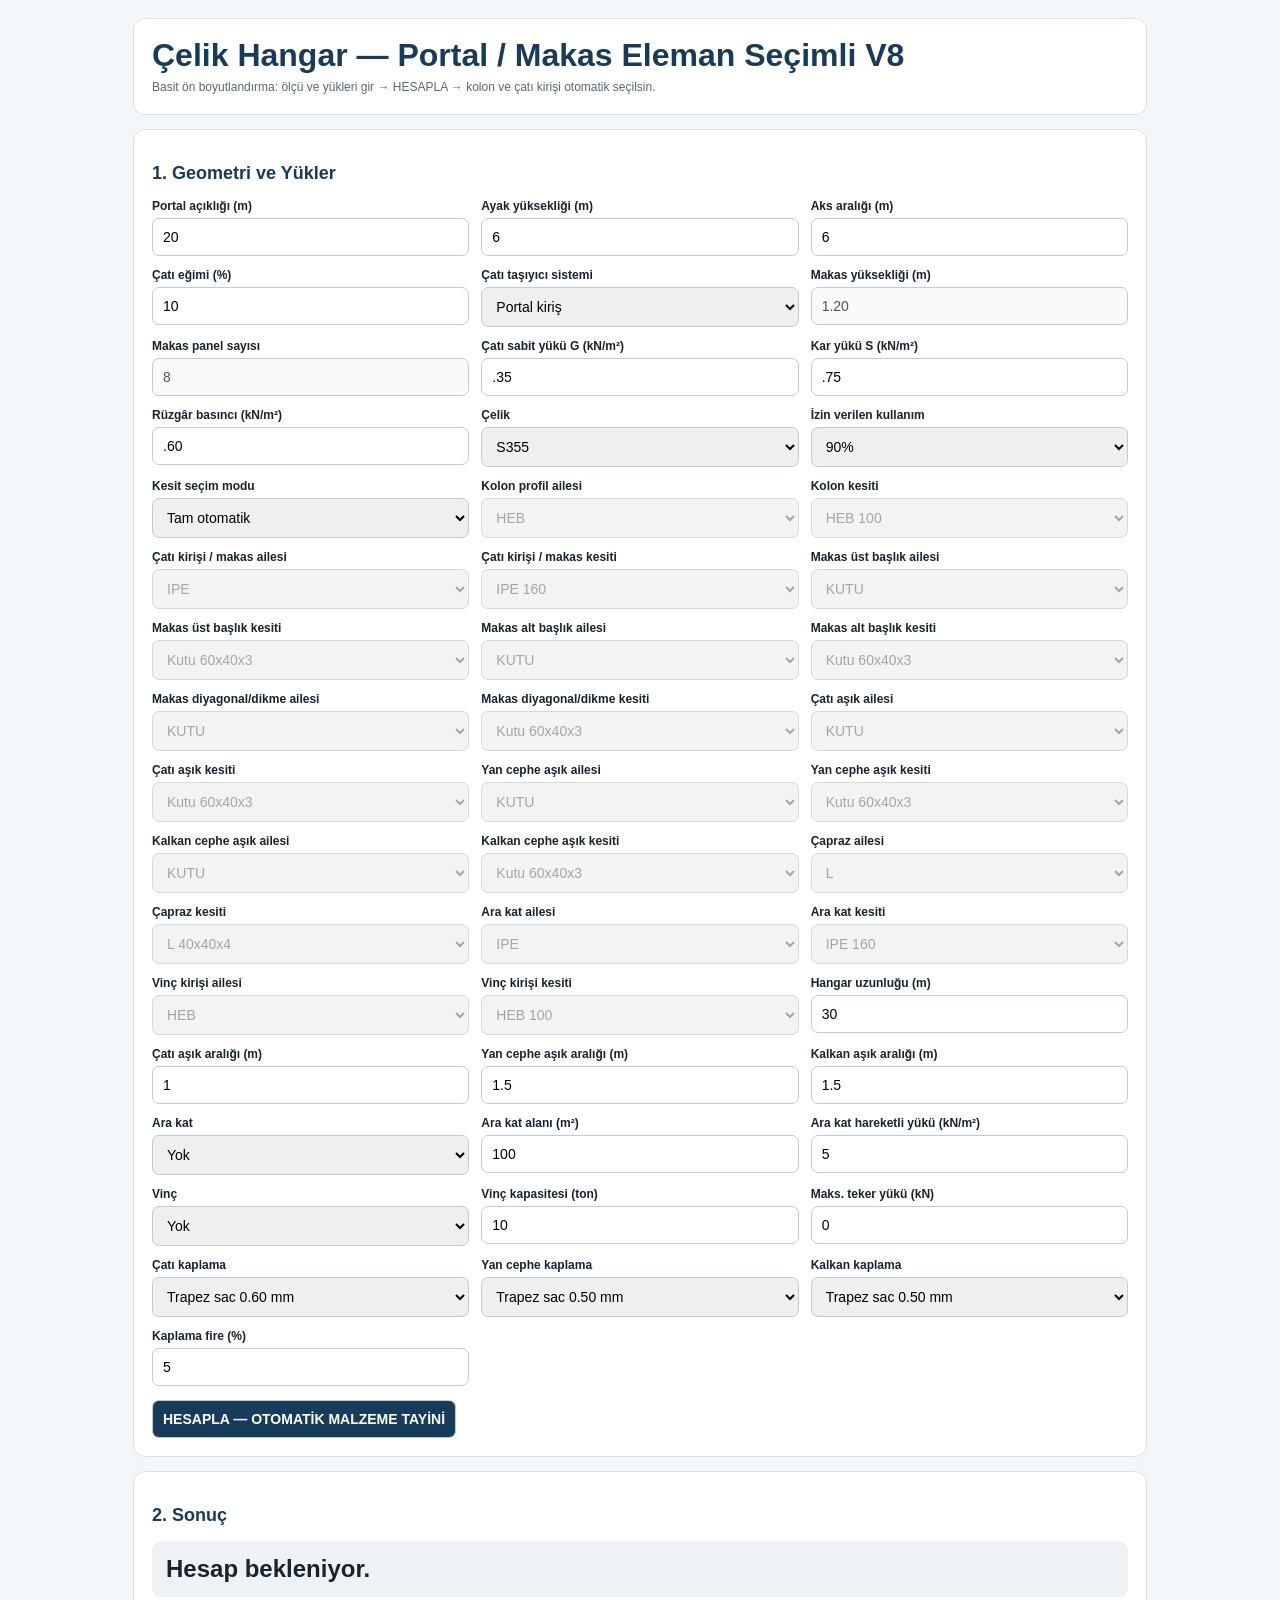
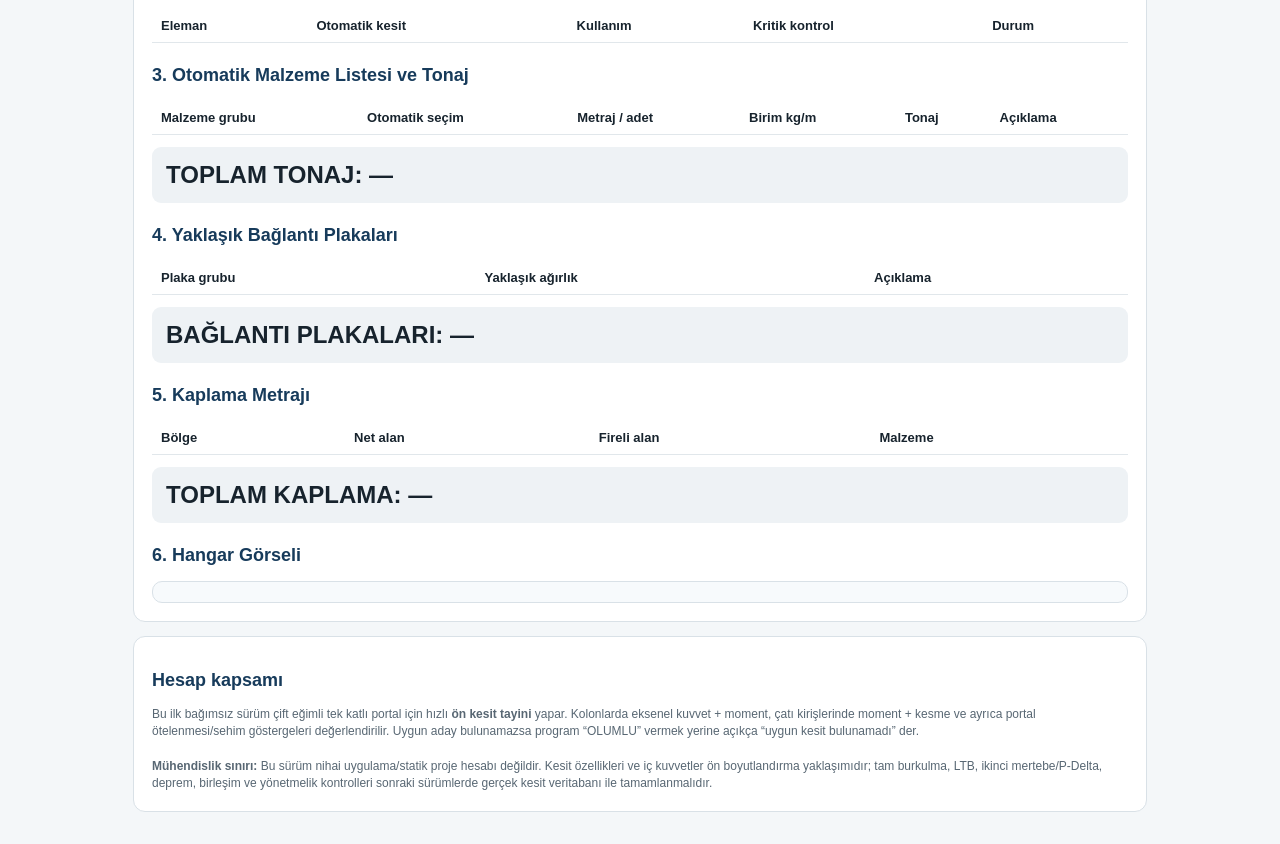
<file: apps/statik/index.html>
<!doctype html>
<html lang="tr">
<head>
<meta charset="utf-8"><meta name="viewport" content="width=device-width,initial-scale=1">
<title>Çelik Hangar — Portal / Makas Eleman Seçimli V8</title>
<style>
:root{--b:#173b5b;--g:#1f7a43;--r:#a12d24;--l:#d9e1e7}
*{box-sizing:border-box}body{font-family:Arial,sans-serif;margin:0;background:#f4f7f9;color:#17232d}
.wrap{max-width:1050px;margin:auto;padding:18px}.card{background:white;border:1px solid var(--l);border-radius:12px;padding:18px;margin-bottom:14px}
h1{margin:0 0 5px;color:var(--b)}h2{font-size:18px;color:var(--b)}.grid{display:grid;grid-template-columns:repeat(3,1fr);gap:12px}
label{font-size:12px;font-weight:700}.f{display:flex;flex-direction:column;gap:5px}input,select,button{padding:10px;border:1px solid #bfcbd3;border-radius:7px;font-size:14px}
button{background:var(--b);color:#fff;font-weight:800;cursor:pointer}.result{font-size:24px;font-weight:900;padding:14px;border-radius:9px;background:#eef2f5}
.ok{background:#eaf7ee;color:var(--g)}.bad{background:#fff0ee;color:var(--r)}
table{width:100%;border-collapse:collapse;margin-top:12px}th,td{padding:9px;border-bottom:1px solid #e1e7eb;text-align:left;font-size:13px}
.note{font-size:12px;line-height:1.45;color:#586773}.pill{font-weight:800}
@media(max-width:700px){.grid{grid-template-columns:1fr}}
</style>
</head>
<body><div class="wrap">
<div class="card"><h1>Çelik Hangar — Portal / Makas Eleman Seçimli V8</h1>
<div class="note">Basit ön boyutlandırma: ölçü ve yükleri gir → HESAPLA → kolon ve çatı kirişi otomatik seçilsin.</div></div>

<div class="card"><h2>1. Geometri ve Yükler</h2><div class="grid">
<div class="f"><label>Portal açıklığı (m)</label><input id="W" type="number" value="20" step=".1"></div>
<div class="f"><label>Ayak yüksekliği (m)</label><input id="H" type="number" value="6" step=".1"></div>
<div class="f"><label>Aks aralığı (m)</label><input id="B" type="number" value="6" step=".1"></div>
<div class="f"><label>Çatı eğimi (%)</label><input id="S" type="number" value="10" step=".5"></div>
<div class="f"><label>Çatı taşıyıcı sistemi</label><select id="roofSystem" onchange="toggleTruss()"><option value="portal" selected>Portal kiriş</option><option value="truss">Makas</option></select></div>
<div class="f"><label>Makas yüksekliği (m)</label><input id="trussDepth" type="number" value="1.20" step=".1" disabled></div>
<div class="f"><label>Makas panel sayısı</label><input id="trussPanels" type="number" value="8" step="2" min="4" disabled></div>
<div class="f"><label>Çatı sabit yükü G (kN/m²)</label><input id="G" type="number" value=".35" step=".05"></div>
<div class="f"><label>Kar yükü S (kN/m²)</label><input id="Snow" type="number" value=".75" step=".05"></div>
<div class="f"><label>Rüzgâr basıncı (kN/m²)</label><input id="Wind" type="number" value=".60" step=".05"></div>
<div class="f"><label>Çelik</label><select id="grade"><option>S235</option><option>S275</option><option selected>S355</option></select></div>
<div class="f"><label>İzin verilen kullanım</label><select id="limit"><option value=".85">85%</option><option value=".90" selected>90%</option><option value=".95">95%</option></select></div>
<div class="f"><label>Kesit seçim modu</label><select id="sectionMode" onchange="toggleManual()"><option value="auto" selected>Tam otomatik</option><option value="manual">Kullanıcı belirlesin</option></select></div>
<div class="f"><label>Kolon profil ailesi</label><select id="famCol" onchange="fillOne('famCol','manualCol')" disabled></select></div>
<div class="f"><label>Kolon kesiti</label><select id="manualCol" disabled></select></div>
<div class="f"><label>Çatı kirişi / makas ailesi</label><select id="famBeam" onchange="fillOne('famBeam','manualBeam')" disabled></select></div>
<div class="f"><label>Çatı kirişi / makas kesiti</label><select id="manualBeam" disabled></select></div>
<div class="f trussCtl"><label>Makas üst başlık ailesi</label><select id="famTop" onchange="fillOne('famTop','manualTop')" disabled></select></div>
<div class="f trussCtl"><label>Makas üst başlık kesiti</label><select id="manualTop" disabled></select></div>
<div class="f trussCtl"><label>Makas alt başlık ailesi</label><select id="famBottom" onchange="fillOne('famBottom','manualBottom')" disabled></select></div>
<div class="f trussCtl"><label>Makas alt başlık kesiti</label><select id="manualBottom" disabled></select></div>
<div class="f trussCtl"><label>Makas diyagonal/dikme ailesi</label><select id="famWeb" onchange="fillOne('famWeb','manualWeb')" disabled></select></div>
<div class="f trussCtl"><label>Makas diyagonal/dikme kesiti</label><select id="manualWeb" disabled></select></div>
<div class="f"><label>Çatı aşık ailesi</label><select id="famRoof" onchange="fillOne('famRoof','manualRoof')" disabled></select></div>
<div class="f"><label>Çatı aşık kesiti</label><select id="manualRoof" disabled></select></div>
<div class="f"><label>Yan cephe aşık ailesi</label><select id="famSide" onchange="fillOne('famSide','manualSide')" disabled></select></div>
<div class="f"><label>Yan cephe aşık kesiti</label><select id="manualSide" disabled></select></div>
<div class="f"><label>Kalkan cephe aşık ailesi</label><select id="famGable" onchange="fillOne('famGable','manualGable')" disabled></select></div>
<div class="f"><label>Kalkan cephe aşık kesiti</label><select id="manualGable" disabled></select></div>
<div class="f"><label>Çapraz ailesi</label><select id="famBrace" onchange="fillOne('famBrace','manualBrace')" disabled></select></div>
<div class="f"><label>Çapraz kesiti</label><select id="manualBrace" disabled></select></div>
<div class="f"><label>Ara kat ailesi</label><select id="famMezz" onchange="fillOne('famMezz','manualMezz')" disabled></select></div>
<div class="f"><label>Ara kat kesiti</label><select id="manualMezz" disabled></select></div>
<div class="f"><label>Vinç kirişi ailesi</label><select id="famCrane" onchange="fillOne('famCrane','manualCrane')" disabled></select></div>
<div class="f"><label>Vinç kirişi kesiti</label><select id="manualCrane" disabled></select></div>

<div class="f"><label>Hangar uzunluğu (m)</label><input id="Len" type="number" value="30" step=".1"></div>
<div class="f"><label>Çatı aşık aralığı (m)</label><input id="roofPurlinSp" type="number" value="1" step=".1"></div>
<div class="f"><label>Yan cephe aşık aralığı (m)</label><input id="sideGirtSp" type="number" value="1.5" step=".1"></div>
<div class="f"><label>Kalkan aşık aralığı (m)</label><input id="gableGirtSp" type="number" value="1.5" step=".1"></div>
<div class="f"><label>Ara kat</label><select id="mezzOn"><option value="0" selected>Yok</option><option value="1">Var</option></select></div>
<div class="f"><label>Ara kat alanı (m²)</label><input id="mezzArea" type="number" value="100" step="1"></div>
<div class="f"><label>Ara kat hareketli yükü (kN/m²)</label><input id="mezzQ" type="number" value="5" step=".5"></div>
<div class="f"><label>Vinç</label><select id="craneOn"><option value="0" selected>Yok</option><option value="1">Var</option></select></div>
<div class="f"><label>Vinç kapasitesi (ton)</label><input id="craneCap" type="number" value="10" step=".5"></div>
<div class="f"><label>Maks. teker yükü (kN)</label><input id="wheelMax" type="number" value="0" step="1" placeholder="Üretici verisi"></div>
<div class="f"><label>Çatı kaplama</label><select id="roofClad"><option>Trapez sac 0.60 mm</option><option>Sandviç panel</option></select></div>
<div class="f"><label>Yan cephe kaplama</label><select id="sideClad"><option>Trapez sac 0.50 mm</option><option>Sandviç panel</option></select></div>
<div class="f"><label>Kalkan kaplama</label><select id="gableClad"><option>Trapez sac 0.50 mm</option><option>Sandviç panel</option></select></div>
<div class="f"><label>Kaplama fire (%)</label><input id="cladWaste" type="number" value="5" step="1"></div>
</div><div style="margin-top:14px"><button onclick="design()">HESAPLA — OTOMATİK MALZEME TAYİNİ</button></div></div>

<div class="card"><h2>2. Sonuç</h2><div id="overall" class="result">Hesap bekleniyor.</div>
<table><thead><tr><th>Eleman</th><th>Otomatik kesit</th><th>Kullanım</th><th>Kritik kontrol</th><th>Durum</th></tr></thead><tbody id="body"></tbody></table>
<div id="why" class="note" style="margin-top:12px"></div>
<h2 style="margin-top:22px">3. Otomatik Malzeme Listesi ve Tonaj</h2>
<table><thead><tr><th>Malzeme grubu</th><th>Otomatik seçim</th><th>Metraj / adet</th><th>Birim kg/m</th><th>Tonaj</th><th>Açıklama</th></tr></thead><tbody id="matBody"></tbody></table>
<div id="totalTon" class="result" style="margin-top:12px">TOPLAM TONAJ: —</div>
<div id="tonExplain" class="note" style="margin-top:10px"></div>

<h2 style="margin-top:22px">4. Yaklaşık Bağlantı Plakaları</h2>
<table><thead><tr><th>Plaka grubu</th><th>Yaklaşık ağırlık</th><th>Açıklama</th></tr></thead><tbody id="plateBody"></tbody></table>
<div id="plateTotal" class="result" style="margin-top:12px">BAĞLANTI PLAKALARI: —</div>

<h2 style="margin-top:22px">5. Kaplama Metrajı</h2>
<table><thead><tr><th>Bölge</th><th>Net alan</th><th>Fireli alan</th><th>Malzeme</th></tr></thead><tbody id="cladBody"></tbody></table>
<div id="cladTotal" class="result" style="margin-top:12px">TOPLAM KAPLAMA: —</div>

<h2 style="margin-top:22px">6. Hangar Görseli</h2>
<div id="hangarVisual" style="background:#f7fafc;border:1px solid #d9e1e7;border-radius:10px;padding:10px"></div>
</div>

<div class="card"><h2>Hesap kapsamı</h2><div class="note">
Bu ilk bağımsız sürüm çift eğimli tek katlı portal için hızlı <b>ön kesit tayini</b> yapar. Kolonlarda eksenel kuvvet + moment, çatı kirişlerinde moment + kesme ve ayrıca portal ötelenmesi/sehim göstergeleri değerlendirilir. Uygun aday bulunamazsa program “OLUMLU” vermek yerine açıkça “uygun kesit bulunamadı” der.<br><br>
<b>Mühendislik sınırı:</b> Bu sürüm nihai uygulama/statik proje hesabı değildir. Kesit özellikleri ve iç kuvvetler ön boyutlandırma yaklaşımıdır; tam burkulma, LTB, ikinci mertebe/P-Delta, deprem, birleşim ve yönetmelik kontrolleri sonraki sürümlerde gerçek kesit veritabanı ile tamamlanmalıdır.
</div></div>
</div>
<script>
const DB={
IPE:[["IPE 160",15.8,160],["IPE 180",18.8,180],["IPE 200",22.4,200],["IPE 220",26.2,220],["IPE 240",30.7,240],["IPE 270",36.1,270],["IPE 300",42.2,300],["IPE 330",49.1,330],["IPE 360",57.1,360],["IPE 400",66.3,400],["IPE 450",77.6,450],["IPE 500",90.7,500],["IPE 550",106,550],["IPE 600",122,600]],
HEA:[["HEA 100",16.7,96],["HEA 120",19.9,114],["HEA 140",24.7,133],["HEA 160",30.4,152],["HEA 180",35.5,171],["HEA 200",42.3,190],["HEA 220",50.5,210],["HEA 240",60.3,230],["HEA 260",68.2,250],["HEA 280",76.4,270],["HEA 300",88.3,290],["HEA 320",97.6,310],["HEA 340",105,330],["HEA 360",112,350],["HEA 400",125,390],["HEA 450",140,440],["HEA 500",155,490],["HEA 550",166,540],["HEA 600",178,590]],
HEB:[["HEB 100",20.4,100],["HEB 120",26.7,120],["HEB 140",33.7,140],["HEB 160",42.6,160],["HEB 180",51.2,180],["HEB 200",61.3,200],["HEB 220",71.5,220],["HEB 240",83.2,240],["HEB 260",93,260],["HEB 280",103,280],["HEB 300",117,300],["HEB 320",127,320],["HEB 340",134,340],["HEB 360",142,360],["HEB 400",155,400],["HEB 450",171,450],["HEB 500",187,500],["HEB 550",199,550],["HEB 600",212,600]],
UPE:[["UPE 80",7.9,80],["UPE 100",9.8,100],["UPE 120",12.1,120],["UPE 140",14.5,140],["UPE 160",17.0,160],["UPE 180",19.7,180],["UPE 200",22.8,200],["UPE 220",26.6,220],["UPE 240",30.2,240],["UPE 270",35.8,270],["UPE 300",44.4,300],["UPE 330",53.2,330],["UPE 360",61.2,360],["UPE 400",72.2,400]],
UPN:[["UPN 80",8.6,80],["UPN 100",10.6,100],["UPN 120",13.4,120],["UPN 140",16.0,140],["UPN 160",18.8,160],["UPN 180",22.0,180],["UPN 200",25.3,200],["UPN 220",29.4,220],["UPN 240",33.2,240],["UPN 260",37.9,260],["UPN 280",41.8,280],["UPN 300",46.2,300]],
KUTU:[["Kutu 60x40x3",4.39,60],["Kutu 80x40x3",5.33,80],["Kutu 100x50x3",6.76,100],["Kutu 120x60x4",10.7,120],["Kutu 140x80x4",13.8,140],["Kutu 160x80x5",18.1,160],["Kutu 200x100x5",22.8,200],["Kutu 250x150x6",35.8,250],["Kutu 300x200x8",60.3,300]],
L:[["L 40x40x4",2.42,40],["L 50x50x5",3.77,50],["L 60x60x6",5.42,60],["L 70x70x7",7.38,70],["L 80x80x8",9.63,80],["L 100x100x10",15.0,100]]
};
function n(id){return +document.getElementById(id).value||0}
function props(x,fam){let A=x[1]/7850*1e6,h=x[2],c=fam==="IPE"?.82:fam==="HEA"?.92:fam==="HEB"?1.08:fam==="UPE"||fam==="UPN"?.65:fam==="KUTU"?.72:.55;return{name:x[0],A,Wel:c*A*h/4,Av:.42*A,h,kg:x[1]}}
function chooseAuto(fam,Nk,Mk,Vk,fy,lim,serviceCheck){
 let last=null;
 for(const x of DB[fam]){
   let p=props(x,fam),un=Nk*1000/(p.A*fy),um=Mk*1e6/(p.Wel*fy),uv=Vk*1000/(p.Av*fy/Math.sqrt(3));
   let u=Math.max(un+um,uv), strengthOK=u<=lim;
   let svc=serviceCheck?serviceCheck(p):{ok:true,value:0,limit:0,label:""};
   last={p,u,un,um,uv,svc,strengthOK,ok:strengthOK&&svc.ok};
   if(last.ok)return last;
 }
 return {...last,ok:false}
}
function pct(x){return (x*100).toFixed(1)+"%"}
const FAMILIES=["IPE","HEA","HEB","UPE","UPN","KUTU","L"];
function fillOne(fid,sid){
 let f=document.getElementById(fid).value||"IPE",s=document.getElementById(sid);
 s.innerHTML=(DB[f]||[]).map(x=>`<option>${x[0]}</option>`).join("");
}
function fillManualSections(){
 ["famCol","famBeam","famTop","famBottom","famWeb","famRoof","famSide","famGable","famBrace","famMezz","famCrane"].forEach(id=>{
   let e=document.getElementById(id);e.innerHTML=FAMILIES.map(f=>`<option>${f}</option>`).join("");
 });
 document.getElementById("famCol").value="HEB";
 document.getElementById("famBeam").value="IPE";
 document.getElementById("famTop").value="KUTU";
 document.getElementById("famBottom").value="KUTU";
 document.getElementById("famWeb").value="KUTU";
 document.getElementById("famRoof").value="KUTU";
 document.getElementById("famSide").value="KUTU";
 document.getElementById("famGable").value="KUTU";
 document.getElementById("famBrace").value="L";
 document.getElementById("famMezz").value="IPE";
 document.getElementById("famCrane").value="HEB";
 [["famCol","manualCol"],["famBeam","manualBeam"],["famTop","manualTop"],["famBottom","manualBottom"],["famWeb","manualWeb"],["famRoof","manualRoof"],["famSide","manualSide"],["famGable","manualGable"],["famBrace","manualBrace"],["famMezz","manualMezz"],["famCrane","manualCrane"]].forEach(x=>fillOne(x[0],x[1]));
}
function toggleTruss(){
 let tr=document.getElementById("roofSystem").value==="truss";
 document.getElementById("trussDepth").disabled=!tr;
 document.getElementById("trussPanels").disabled=!tr;
 toggleManual();
}
function toggleManual(){
 let manual=document.getElementById("sectionMode").value==="manual";
 let tr=document.getElementById("roofSystem").value==="truss";
 ["famCol","manualCol","famRoof","manualRoof","famSide","manualSide","famGable","manualGable","famBrace","manualBrace","famMezz","manualMezz","famCrane","manualCrane"].forEach(id=>document.getElementById(id).disabled=!manual);
 ["famBeam","manualBeam"].forEach(id=>document.getElementById(id).disabled=!(manual&&!tr));
 ["famTop","manualTop","famBottom","manualBottom","famWeb","manualWeb"].forEach(id=>document.getElementById(id).disabled=!(manual&&tr));
}
function evaluateFixed(fam,name,Nk,Mk,Vk,fy,lim,serviceCheck){
 let x=DB[fam].find(z=>z[0]===name) || DB[fam][0],p=props(x,fam);
 let un=Nk*1000/(p.A*fy),um=Mk*1e6/(p.Wel*fy),uv=Vk*1000/(p.Av*fy/Math.sqrt(3)),u=Math.max(un+um,uv);
 let svc=serviceCheck?serviceCheck(p):{ok:true,value:0,limit:0,label:""};
 return {p,u,un,um,uv,svc,strengthOK:u<=lim,ok:u<=lim&&svc.ok};
}
function design(){
 let W=n("W"),H=n("H"),B=n("B"),s=n("S")/100,G=n("G"),S=n("Snow"),wind=n("Wind"),lim=n("limit");
 let fy={S235:235,S275:275,S355:355}[document.getElementById("grade").value]||355;
 if(W<=0||H<=0||B<=0){alert("Geometri değerlerini kontrol edin.");return}
 let L=Math.hypot(W/2,W/2*s),q=(G+S)*B;
 // Conservative preliminary portal force envelopes, intentionally transparent.
 let Mbeam=q*L*L/8, Vbeam=q*L/2;
 let Vwind=wind*B*H, Mcol=Vwind*H/2 + Mbeam*.55;
 let Ncol=q*L + (G*B*H*.12);
 let Vcol=Vwind;
 // V4: automatic selection includes strength AND serviceability in the same loop.
 let E=210000, beamDefLimit=L*1000/250, colDriftLimit=H*1000/250;
 let manual=document.getElementById("sectionMode").value==="manual";
 let beamCheck=function(p){
   let I=p.Wel*p.h/2,d=5*q*Math.pow(L*1000,4)/(384*E*I);
   return {ok:d<=beamDefLimit,value:d,limit:beamDefLimit,label:"çatı sehimi"};
 };
 let colCheck=function(p){
   let I=p.Wel*p.h/2,d=(Vwind*1000)*Math.pow(H*1000,3)/(3*E*I);
   return {ok:d<=colDriftLimit,value:d,limit:colDriftLimit,label:"portal ötelenmesi"};
 };
 let beam=manual?evaluateFixed(document.getElementById("famBeam").value,document.getElementById("manualBeam").value,0,Mbeam,Vbeam,fy,lim,beamCheck):chooseAuto("IPE",0,Mbeam,Vbeam,fy,lim,beamCheck);
 let col=manual?evaluateFixed(document.getElementById("famCol").value,document.getElementById("manualCol").value,Ncol,Mcol,Vcol,fy,lim,colCheck):chooseAuto("HEB",Ncol,Mcol,Vcol,fy,lim,colCheck);
 let def=beam.svc.value, drift=col.svc.value;
 let defOK=beam.svc.ok, driftOK=col.svc.ok;
 let ok=col.ok&&beam.ok;
 // In truss mode the current global portal check remains a preliminary envelope;
 // material list is split into chord/web members below.
 let rows=[
 ["Kolon",col.p.name,pct(col.u),!col.strengthOK?"N+M / kesme":(!driftOK?"Yatay ötelenme":"Tüm ön kontroller"),col.ok],
 [document.getElementById("roofSystem").value==="truss"?"Makas global ön kontrol":"Çatı kirişi",document.getElementById("roofSystem").value==="truss"?"Üst/alt/diyagonal ayrı tayin":beam.p.name,pct(beam.u),!beam.strengthOK?"Global dayanım göstergesi":(!defOK?"Düşey sehim":"Tüm ön kontroller"),beam.ok]
 ];
 document.getElementById("body").innerHTML=rows.map(r=>`<tr><td>${r[0]}</td><td><b>${r[1]}</b></td><td>${r[2]}</td><td>${r[3]}</td><td class="pill">${r[4]?"OLUMLU ✓":"OLUMSUZ ✕"}</td></tr>`).join("");
 let reasons=[];
 if(!col.ok) reasons.push(`${manual?"Kullanıcının seçtiği":"Otomatik taramadaki"} ${col.p.name} kolon kontrolü sağlanamadı`+(col.strengthOK?` — ötelenme ${drift.toFixed(1)} mm > ${colDriftLimit.toFixed(1)} mm`:` — dayanım kullanımı ${pct(col.u)}`));
 if(!beam.ok) reasons.push(`${manual?"Kullanıcının seçtiği":"Otomatik taramadaki"} ${beam.p.name} çatı kirişi kontrolü sağlanamadı`+(beam.strengthOK?` — sehim ${def.toFixed(1)} mm > ${beamDefLimit.toFixed(1)} mm`:` — dayanım kullanımı ${pct(beam.u)}`));
 let o=document.getElementById("overall");o.className="result "+(ok?"ok":"bad");o.innerHTML=ok?"ÖN STATİK SONUÇ: OLUMLU ✓":"ÖN STATİK SONUÇ: OLUMSUZ ✕";
 document.getElementById("why").innerHTML=(ok?`${manual?"Kullanıcı kesit kontrolü":"Otomatik tayin"} tamamlandı: dayanım + sehim/ötelenme kontrol edildi. Kolon <b>${col.p.name}</b>, çatı kirişi <b>${beam.p.name}</b>. Kritik dayanım kullanımı: ${pct(Math.max(col.u,beam.u))}.`:`<b>Olumsuzluk nedeni:</b> ${reasons.join(" · ")}`)+`<br>Kontrol göstergeleri: çatı sehimi ${def.toFixed(1)} mm; portal ötelenmesi ${drift.toFixed(1)} mm.`;

 // --- Otomatik ikincil eleman + tonaj ön metrajı ---
 let Len=n("Len"),frames=Math.floor(Len/B)+1, bays=Math.max(1,frames-1);
 let roofSp=Math.max(.5,n("roofPurlinSp")),sideSp=Math.max(.5,n("sideGirtSp")),gabSp=Math.max(.5,n("gableGirtSp"));
 let roofLines=Math.ceil(L/roofSp)*2, sideLines=Math.ceil(H/sideSp)*2, gableLines=Math.ceil(H/gabSp)*2+Math.ceil((W/2*s)/gabSp)*2;
 // Simple automatic secondary selections by tributary load/span. Conservative discrete catalogue for preliminary tonnage.
 function secAuto(kind,load,span){
   let z=load*span*span;
   if(kind==="roof") return z<18?["Kutu 60x40x3",4.39]:z<32?["Kutu 80x40x3",5.33]:z<50?["Kutu 100x50x3",6.76]:["UPE 120",12.1];
   if(kind==="wall") return z<12?["Kutu 60x40x2.5",3.72]:z<25?["Kutu 80x40x3",5.33]:["UPE 100",10.6];
   return ["L 50x50x5",3.77];
 }
 let rp=secAuto("roof",(G+S)*roofSp,B), sg=secAuto("wall",wind*sideSp,B), gg=secAuto("wall",wind*gabSp,B);
 let brace=secAuto("brace",0,0);
 if(manual){
   function pick(fid,sid){let f=document.getElementById(fid).value,nm=document.getElementById(sid).value,x=(DB[f]||[]).find(z=>z[0]===nm);return x?[x[0],x[1]]:["—",0]}
   rp=pick("famRoof","manualRoof"); sg=pick("famSide","manualSide"); gg=pick("famGable","manualGable"); brace=pick("famBrace","manualBrace");
 }
 let colLen=2*H*frames, beamLen=2*L*frames;
 let roofLen=roofLines*Len, sideLen=sideLines*Len, gableLen=gableLines*W;
 let braceBays=Math.ceil(bays/2), braceLen=braceBays*2*Math.hypot(B,W/2);
 let isTruss=document.getElementById("roofSystem").value==="truss",td=Math.max(.4,n("trussDepth")),pan=Math.max(4,Math.round(n("trussPanels")||8));
 let topLen=2*L*frames, bottomLen=W*frames;
 let panelW=W/pan, diagOne=Math.hypot(panelW,td), webLen=((pan+1)*td+pan*diagOne)*frames;
 function autoTruss(kind){
   let span=W,load=(G+S)*B,score=load*span*span/(8*Math.max(td,.4));
   if(kind==="top") return score<220?["Kutu 100x50x3",6.76]:score<420?["Kutu 120x60x4",10.7]:["HEA 160",30.4];
   if(kind==="bottom") return score<220?["Kutu 80x40x3",5.33]:score<420?["Kutu 100x50x3",6.76]:["HEA 140",24.7];
   return score<220?["Kutu 60x40x3",4.39]:score<420?["Kutu 80x40x3",5.33]:["L 80x80x8",9.63];
 }
 let mt=autoTruss("top"),mb=autoTruss("bottom"),mw=autoTruss("web");
 if(manual&&isTruss){mt=pick("famTop","manualTop");mb=pick("famBottom","manualBottom");mw=pick("famWeb","manualWeb");}
 let items=[
   ["Ana kolon",col.p.name,colLen,col.p.kg,"2 kolon × "+frames+" portal"]
 ];
 if(isTruss){
   items.push(["Makas üst başlık",mt[0],topLen,mt[1],"2 eğimli üst başlık × "+frames+" makas"]);
   items.push(["Makas alt başlık",mb[0],bottomLen,mb[1],"Alt başlık × "+frames+" makas"]);
   items.push(["Makas diyagonal/dikme",mw[0],webLen,mw[1],pan+" panel · diyagonal + dikmeler"]);
 } else {
   items.push(["Çatı ana kirişi",beam.p.name,beamLen,beam.p.kg,"2 mertek × "+frames+" portal"]);
 }
 items.push(

   ["Çatı aşıkları",rp[0],roofLen,rp[1],roofLines+" hat × "+Len.toFixed(1)+" m"],
   ["Yan cephe aşıkları",sg[0],sideLen,sg[1],sideLines+" hat × "+Len.toFixed(1)+" m"],
   ["Kalkan cephe aşıkları",gg[0],gableLen,gg[1],gableLines+" hat × "+W.toFixed(1)+" m"],
   ["Çatı çaprazları",brace[0],braceLen,brace[1],braceBays+" çaprazlı aks aralığı"]
 );
 if(document.getElementById("mezzOn").value==="1"){
   let area=n("mezzArea"),mq=n("mezzQ"),kgm2=mq<=3?18:mq<=5?24:32;
   if(manual){
     let f=document.getElementById("famMezz").value,nm=document.getElementById("manualMezz").value,x=DB[f].find(z=>z[0]===nm);
     let approxLen=area/3.0; items.push(["Ara kat ana/ara kirişleri",nm,approxLen,x[1],"Kullanıcı kesiti · yaklaşık 3 m tributary düzeni"]);
   } else items.push(["Ara kat çeliği","Otomatik kiriş/kolon grubu",area,kgm2,"Ön metraj: "+kgm2+" kg/m² × "+area.toFixed(0)+" m²"]);
 }
 if(document.getElementById("craneOn").value==="1"){
   let cap=n("craneCap"),wm=n("wheelMax"),kgpm=cap<=5?45:cap<=10?65:cap<=20?90:120,crName="Otomatik vinç kirişi";
   if(manual){let f=document.getElementById("famCrane").value,nm=document.getElementById("manualCrane").value,x=DB[f].find(z=>z[0]===nm);kgpm=x[1];crName=nm}
   items.push(["Vinç yolu kirişi",crName,2*Len,kgpm,(wm>0?"Maks. teker "+wm.toFixed(0)+" kN":"Teker yükü girilmedi — ön metraj")]);
   items.push(["Vinç konsol/takviye","Plaka + profil",frames*2,cap<=10?18:28,"Portal başına 2 konsol için ön ağırlık"]);
 }
 let total=0,tbody="";
 items.forEach(function(it){
   let ton=it[2]*it[3]/1000;total+=ton;
   tbody+=`<tr><td>${it[0]}</td><td><b>${it[1]}</b></td><td>${it[2].toFixed(1)} ${it[0].includes("Ara kat")?"m²":it[0].includes("konsol")?"adet":"m"}</td><td>${it[3].toFixed(2)}</td><td><b>${ton.toFixed(3)} t</b></td><td>${it[4]}</td></tr>`;
 });
 document.getElementById("matBody").innerHTML=tbody;
 document.getElementById("totalTon").innerHTML=`PROFİL / TAŞIYICI ÇELİK TONAJI: ${total.toFixed(3)} ton`;
 document.getElementById("tonExplain").innerHTML=`Portal sayısı: <b>${frames}</b> · Aks adedi: <b>${bays}</b> · Hangar uzunluğu: <b>${Len.toFixed(1)} m</b>. Profil tonajı; ana taşıyıcılar + ikincil elemanlar`+(document.getElementById("mezzOn").value==="1"?" + ara kat":"")+(document.getElementById("craneOn").value==="1"?" + vinç yolu/konsollar":"")+` toplamıdır.`;

 // Yaklaşık bağlantı plakası tonajı — profil tonajından ayrı gösterilir.
 let mainTon=(colLen*col.p.kg+(isTruss?(topLen*mt[1]+bottomLen*mb[1]+webLen*mw[1]):beamLen*beam.p.kg))/1000;
 let secTon=(roofLen*rp[1]+sideLen*sg[1]+gableLen*gg[1]+braceLen*brace[1])/1000;
 let pBase=mainTon*.035, pKnee=mainTon*.028, pRidge=mainTon*.012, pBrace=secTon*.018;
 let pMezz=document.getElementById("mezzOn").value==="1"? total*.012:0;
 let pCrane=document.getElementById("craneOn").value==="1"? total*.015:0;
 let pTot=pBase+pKnee+pRidge+pBrace+pMezz+pCrane;
 let plates=[
  ["Kolon taban plakaları",pBase,"Taban levhası + rijitleştirici için yaklaşık pay"],
  ["Kolon-kiriş / diz birleşimleri",pKnee,"Uç levha, haunch ve rijitleştiriciler için yaklaşık pay"],
  ["Mahya birleşim plakaları",pRidge,"Mahya ek levhaları için yaklaşık pay"],
  ["Çapraz bağlantı/gusset plakaları",pBrace,"Çatı çapraz bağlantıları için yaklaşık pay"]
 ];
 if(pMezz) plates.push(["Ara kat bağlantı plakaları",pMezz,"Ara kat kiriş/kolon bağlantıları için yaklaşık pay"]);
 if(pCrane) plates.push(["Vinç bağlantı/takviye plakaları",pCrane,"Konsol ve vinç yolu bağlantıları için yaklaşık pay"]);
 document.getElementById("plateBody").innerHTML=plates.map(x=>`<tr><td>${x[0]}</td><td><b>${x[1].toFixed(3)} t</b></td><td>${x[2]}</td></tr>`).join("");
 // Plakaları ana malzeme listesinde de görünür yap. Profil tonajına ikinci kez ekleme yok;
 // genel çelik toplamı profil + bağlantı plakası olarak ayrıca gösterilir.
 document.getElementById("matBody").innerHTML += plates.map(x=>`<tr><td>${x[0]}</td><td><b>Plaka</b></td><td>—</td><td>—</td><td><b>${x[1].toFixed(3)} t</b></td><td>${x[2]}</td></tr>`).join("");
 document.getElementById("totalTon").innerHTML=`PROFİL / TAŞIYICI ÇELİK: ${total.toFixed(3)} ton · BAĞLANTI PLAKALARI: ${pTot.toFixed(3)} ton · <b>GENEL ÇELİK TOPLAMI: ${(total+pTot).toFixed(3)} ton</b>`;
 document.getElementById("plateTotal").innerHTML=`YAKLAŞIK BAĞLANTI PLAKASI: ${pTot.toFixed(3)} ton · PROFİL + PLAKA: ${(total+pTot).toFixed(3)} ton`;

 // Kaplama
 let waste=1+n("cladWaste")/100;
 let roofArea=2*L*Len, sideArea=2*H*Len, gableArea=2*(W*H + .5*W*(W/2*s));
 let clad=[
  ["Çatı",roofArea,roofArea*waste,document.getElementById("roofClad").value],
  ["Yan cepheler",sideArea,sideArea*waste,document.getElementById("sideClad").value],
  ["Kalkan cepheler",gableArea,gableArea*waste,document.getElementById("gableClad").value]
 ];
 let netClad=roofArea+sideArea+gableArea, grossClad=netClad*waste;
 document.getElementById("cladBody").innerHTML=clad.map(x=>`<tr><td>${x[0]}</td><td>${x[1].toFixed(1)} m²</td><td><b>${x[2].toFixed(1)} m²</b></td><td>${x[3]}</td></tr>`).join("");
 // Kaplamaları da ana malzeme listesine m² bazında ekle; tonaja dahil edilmez.
 document.getElementById("matBody").innerHTML += clad.map(x=>`<tr><td>${x[0]} kaplama</td><td><b>${x[3]}</b></td><td>${x[2].toFixed(1)} m²</td><td>—</td><td>—</td><td>Net ${x[1].toFixed(1)} m² · fireli metraj</td></tr>`).join("");
 document.getElementById("cladTotal").innerHTML=`TOPLAM KAPLAMA: ${grossClad.toFixed(1)} m² (net ${netClad.toFixed(1)} m² + %${n("cladWaste").toFixed(0)} fire)`;

 // Basit ölçekli perspektif SVG
 let svg=`<svg viewBox="0 0 900 380" width="100%" role="img" aria-label="Hangar perspektif görünüşü">
 <defs><linearGradient id="rg" x1="0" y1="0" x2="0" y2="1"><stop offset="0" stop-color="#dce8f0"/><stop offset="1" stop-color="#f8fbfd"/></linearGradient></defs>
 <rect width="900" height="380" fill="url(#rg)"/>
 <g stroke="#173b5b" stroke-width="4" fill="none">
 <path d="M150 285 L150 145 L300 85 L450 145 L450 285 Z"/>
 <path d="M450 285 L760 230 L760 115 L610 62 L300 85"/>
 <path d="M450 145 L760 115 M300 85 L610 62"/>
 </g>
 <g stroke="#607d8b" stroke-width="1.5" opacity=".7">`;
 for(let i=1;i<6;i++){let dx=i*52;svg+=`<path d="M${450+dx} ${285-i*9} L${450+dx} ${145-i*5}"/>`;}
 svg+=`</g><g font-family="Arial" fill="#173b5b" font-size="18" font-weight="700">
 <text x="135" y="325">Açıklık ${W.toFixed(1)} m</text><text x="570" y="300">Uzunluk ${Len.toFixed(1)} m</text><text x="40" y="205">Ayak ${H.toFixed(1)} m</text>
 </g></svg>`;
 document.getElementById("hangarVisual").innerHTML=svg;
}
fillManualSections();toggleTruss();
</script></body></html>
</file>
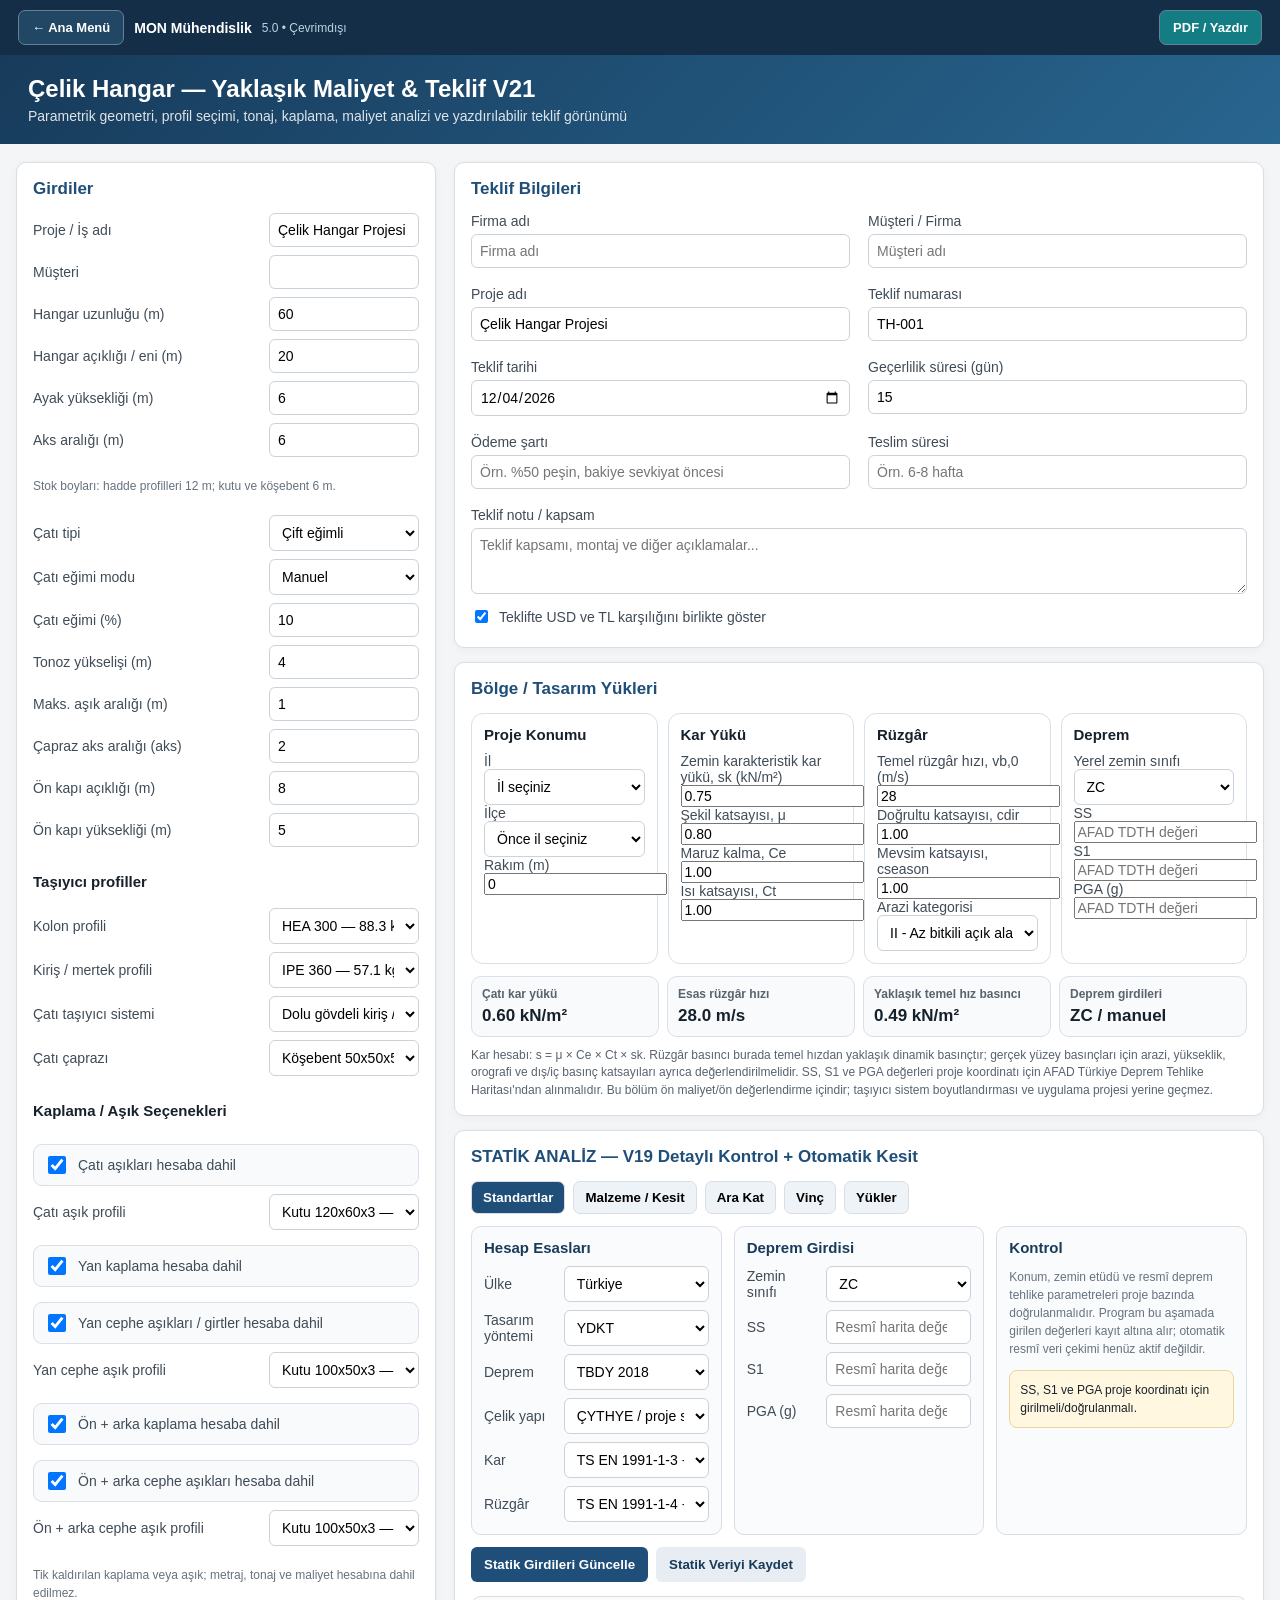
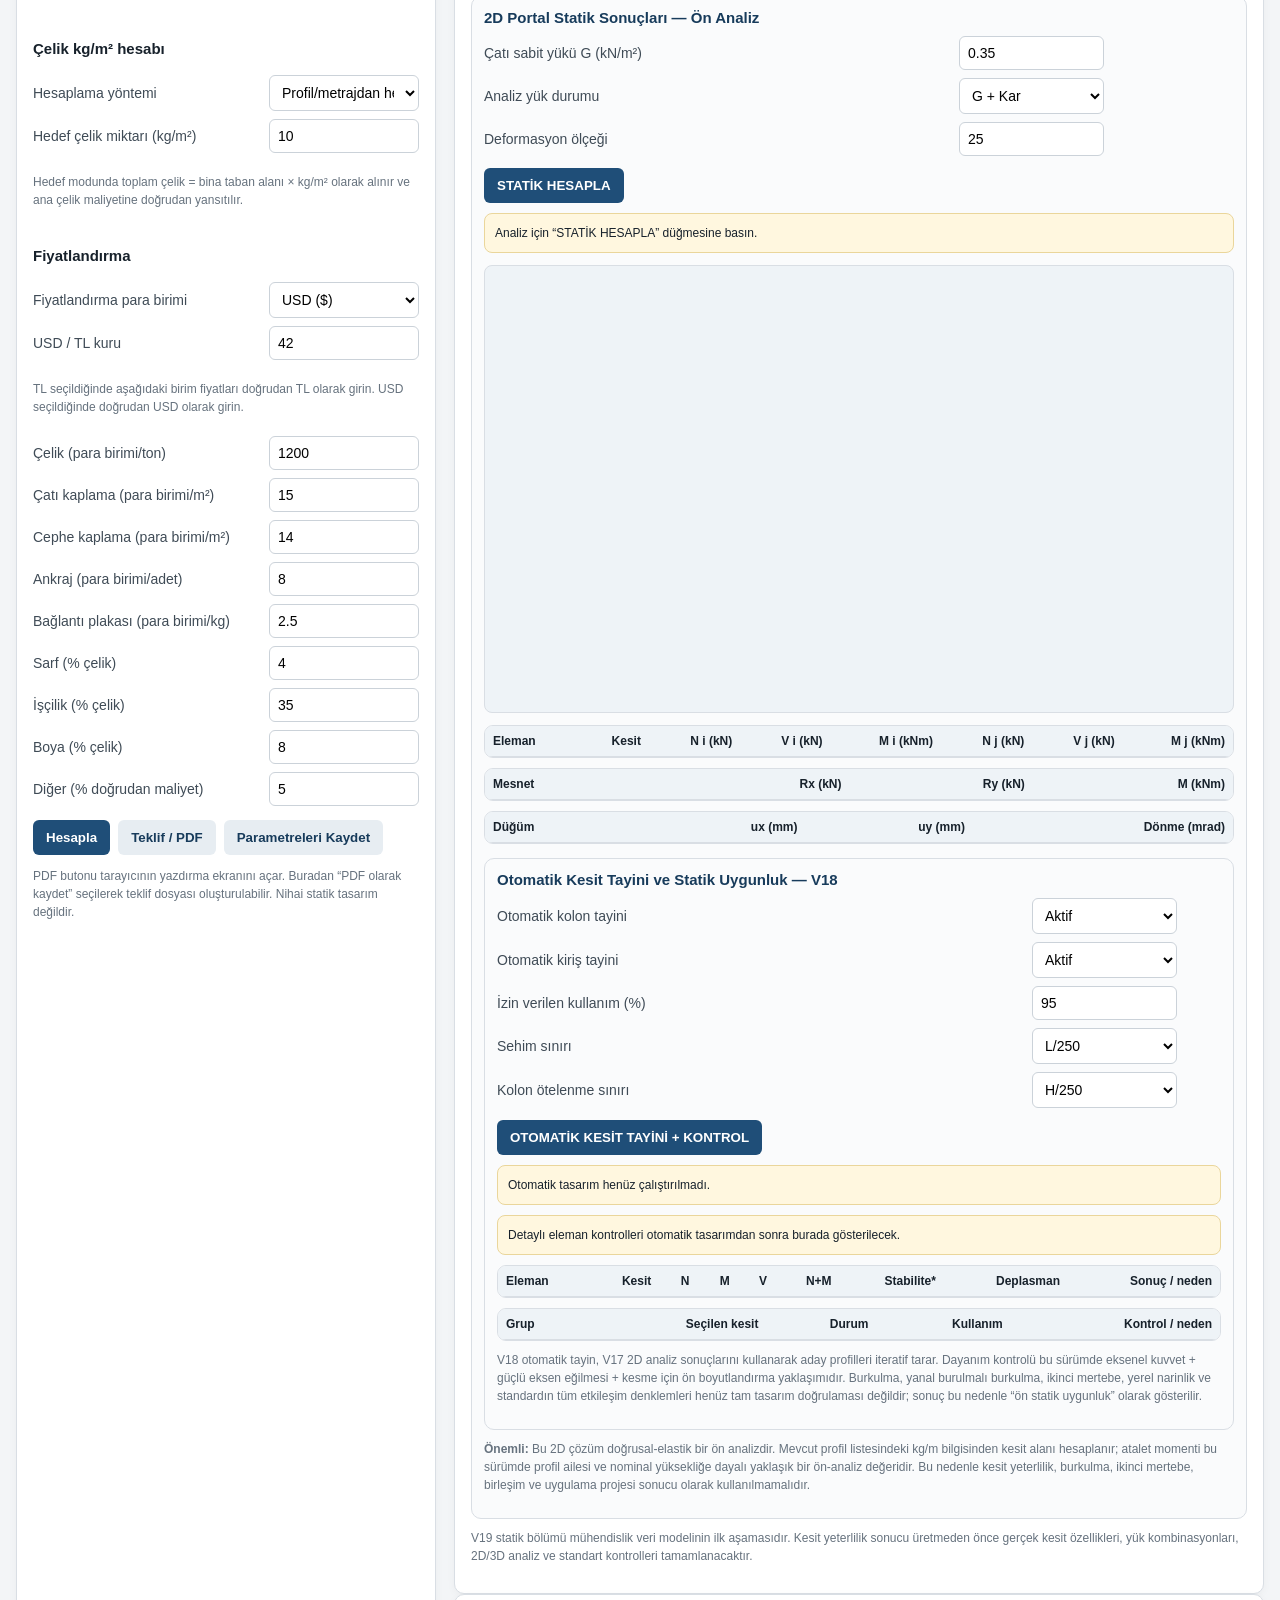
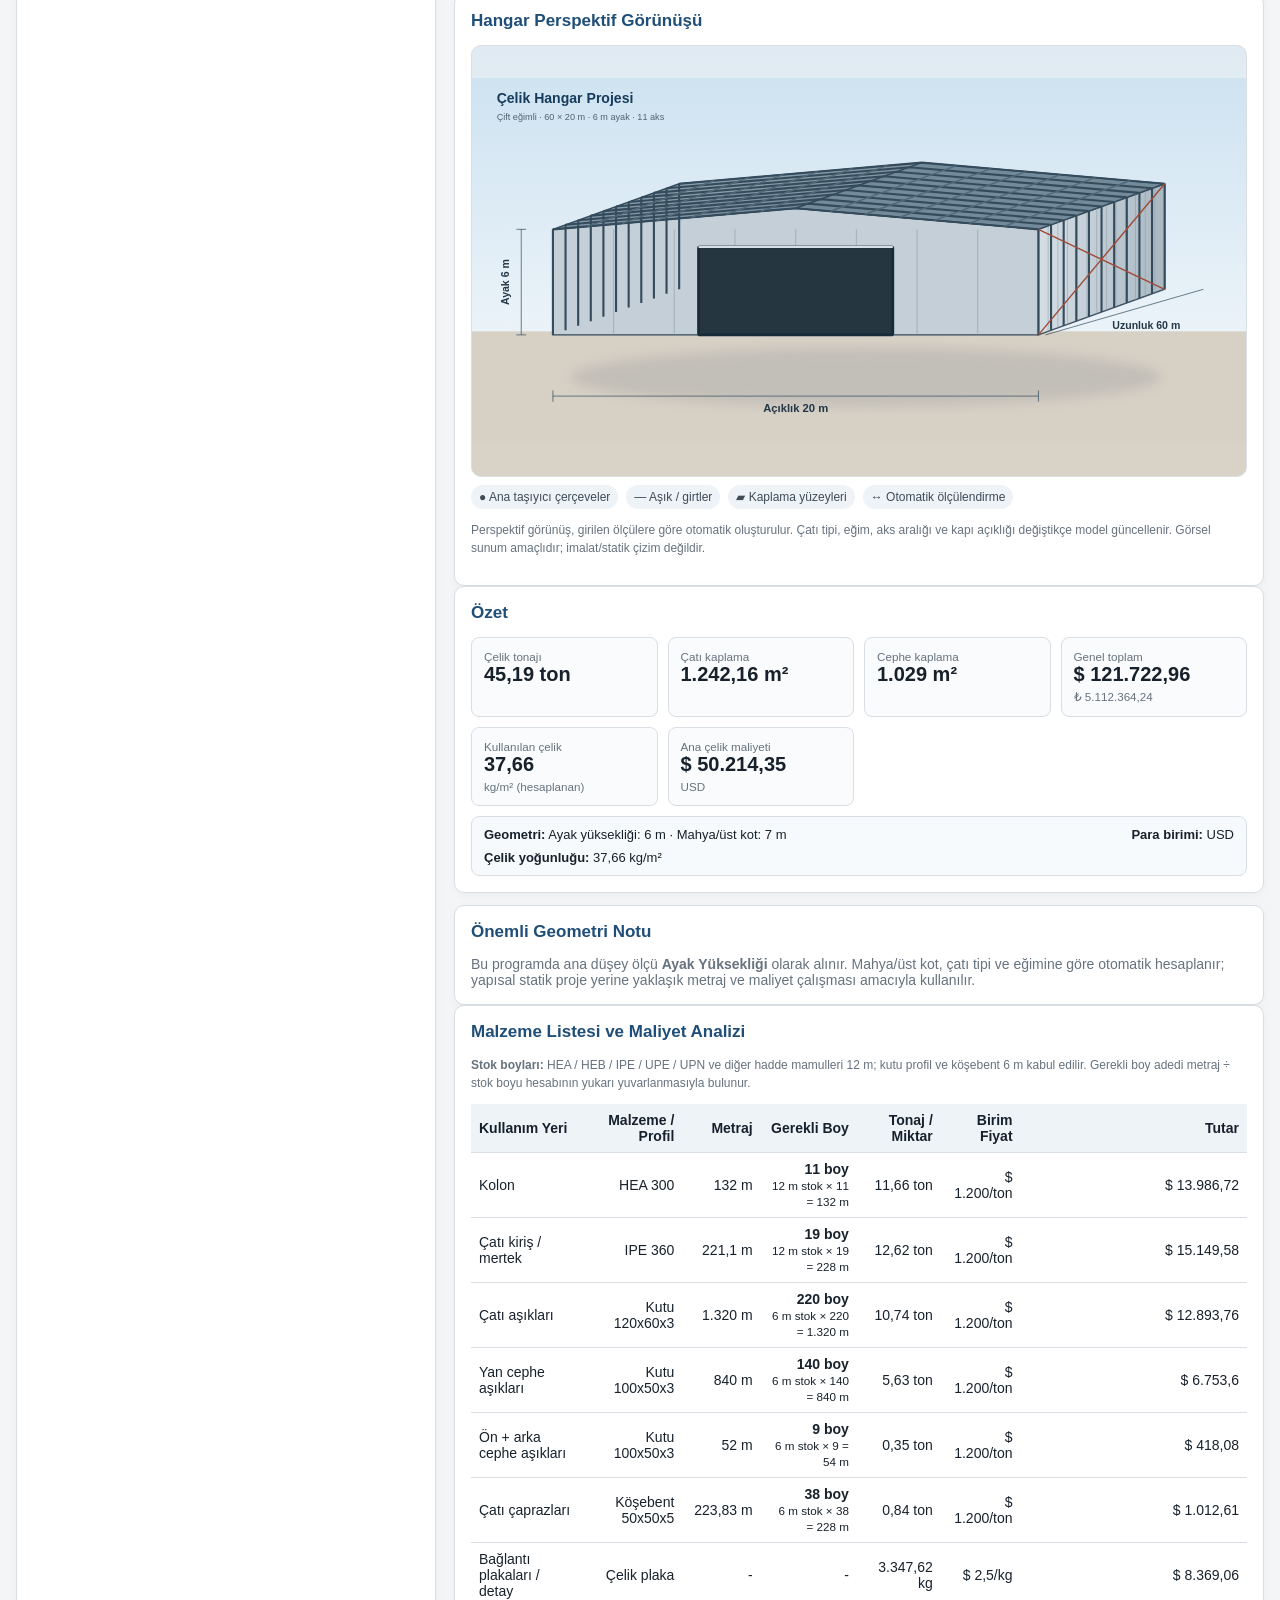
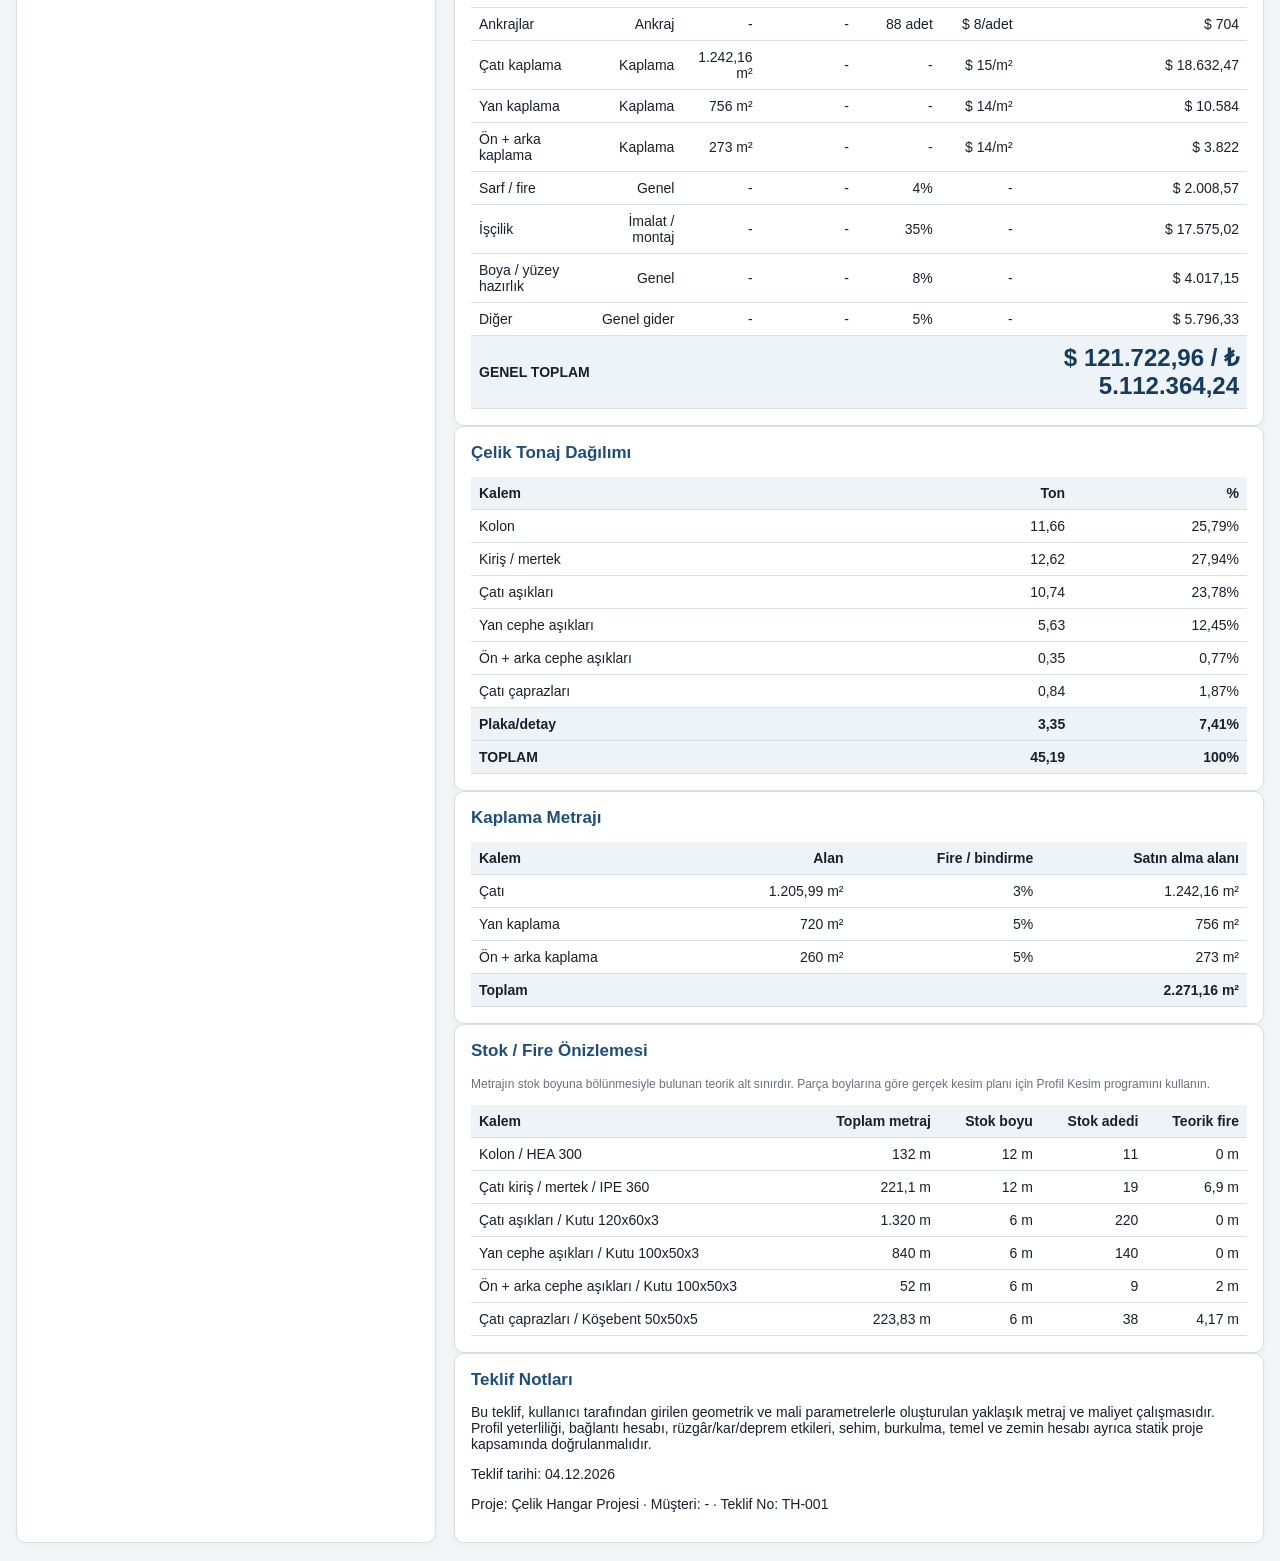
<file: 01_Celik_Hangar.html>
<!doctype html>
<html lang="tr">
<head>
<meta charset="utf-8">
<meta name="viewport" content="width=device-width,initial-scale=1">
<title>Çelik Hangar Yaklaşık Maliyet ve Teklif</title>
<style>
:root{--bg:#f3f5f7;--card:#fff;--ink:#17212b;--muted:#66727e;--line:#d9dee4;--accent:#1f4e78}
*{box-sizing:border-box} body{margin:0;background:var(--bg);font:14px Arial,sans-serif;color:var(--ink)}
header{background:linear-gradient(135deg,#173b5b,#28658f);color:white;padding:20px 28px}
header h1{margin:0 0 5px;font-size:24px} header p{margin:0;opacity:.85}
main{max-width:1400px;margin:18px auto;padding:0 16px}.grid{display:grid;grid-template-columns:420px 1fr;gap:18px}
.card{background:var(--card);border:1px solid var(--line);border-radius:10px;padding:16px;box-shadow:0 2px 8px #0000000a}
h2{font-size:17px;margin:0 0 14px;color:var(--accent)} h3{font-size:15px;margin:18px 0 10px}
.form>h3,.form>p,.form>div,.form>.option-check{grid-column:1/-1}.form>div label{display:block;margin:9px 0 5px}.offer-info-card .grid{grid-template-columns:repeat(2,minmax(0,1fr))}.offer-info-card label{display:block;margin-bottom:5px}input,textarea,select{font:inherit}.form{display:grid;grid-template-columns:1fr 150px;gap:8px 12px;align-items:center}
label{color:#3f4b56}.input,select{width:100%;padding:8px;border:1px solid #cbd2d9;border-radius:6px;background:#fff}
.actions{display:flex;gap:8px;flex-wrap:wrap;margin-top:14px}.btn{border:0;border-radius:6px;padding:10px 13px;cursor:pointer;font-weight:700}.primary{background:var(--accent);color:#fff}.secondary{background:#e7edf2;color:#173b5b}
.kpis{display:grid;grid-template-columns:repeat(4,1fr);gap:10px}.kpi{border:1px solid var(--line);border-radius:8px;padding:12px;background:#fafbfc}.kpi small{display:block;color:var(--muted)}.kpi strong{font-size:20px}
table{width:100%;border-collapse:collapse}th,td{padding:8px;border-bottom:1px solid var(--line);text-align:right}th:first-child,td:first-child{text-align:left}th{background:#eef3f7}
.svgbox{background:#eef3f7;border:1px solid var(--line);border-radius:8px;padding:8px;margin-top:12px}svg{width:100%;height:430px;display:block}.perspective-wrap{background:linear-gradient(#dfeaf2,#f7fafc 58%,#d9d3c7 58%);border:1px solid var(--line);border-radius:10px;overflow:hidden}.perspective-legend{display:flex;gap:8px;flex-wrap:wrap;margin-top:8px}.badge{padding:5px 8px;border-radius:999px;background:#eef3f7;color:#3f4b56;font-size:12px}.offer-head{display:grid;grid-template-columns:1fr 1fr;gap:10px;margin-bottom:12px}.offer-box{border:1px solid var(--line);border-radius:8px;padding:10px;background:#fafbfc}.offer-box strong{display:block;color:#173b5b;margin-bottom:4px}.print-only{display:none}@media print{.print-only{display:block}}
.note{font-size:12px;color:var(--muted);line-height:1.5}.total{font-size:24px;font-weight:800;color:#173b5b}
@media(max-width:1000px){.grid{grid-template-columns:1fr}.kpis{grid-template-columns:repeat(2,1fr)}}
@media(max-width:700px){.offer-head{grid-template-columns:1fr}.form{grid-template-columns:1fr}.form label{margin-top:5px}}
@media print{
body{background:#fff} header{padding:12px 20px}.grid{display:block}.card{box-shadow:none;border:0;margin-bottom:10px}.no-print{display:none!important}.svgbox{break-inside:avoid}.page-break{page-break-before:always}
main{max-width:none;margin:0}.kpis{grid-template-columns:repeat(4,1fr)}
}

.offer-info-card .wide{grid-column:1/-1}
.offer-header{display:flex;justify-content:space-between;align-items:flex-start;padding:18px 20px;border-bottom:2px solid #1e3a5f;margin-bottom:14px}
.offer-company{font-size:20px;font-weight:800}
.offer-title{font-size:24px;font-weight:800;margin-top:5px}
.offer-meta{text-align:right;font-size:12px;line-height:1.8}
.print-only{display:none}
@media print{
  .print-only{display:block!important}
  .offer-header{display:flex!important}
  .offer-info-card{display:none!important}
}
</style>

<style>
.option-check{display:flex!important;align-items:center;gap:9px;padding:8px 10px;border:1px solid #d9e0e7;border-radius:9px;background:#f8fafc;margin-top:7px}
.option-check input{width:18px!important;height:18px!important;min-height:18px!important;flex:0 0 auto}
</style><meta name="theme-color" content="#173b5b"><style>.suite-nav{padding:9px 16px;background:#173b5b;color:white;font:14px Arial,sans-serif}.suite-nav a{color:white;text-decoration:none}@media print{.suite-nav{display:none!important}}</style><style>
/* V15 Tasarım Yükleri */
.load-grid{display:grid;grid-template-columns:repeat(4,minmax(0,1fr));gap:10px}.load-card{border:1px solid #d9e0e7;border-radius:12px;padding:12px;background:#fff}.load-card h3{margin:0 0 10px;font-size:15px}.load-note{font-size:12px;line-height:1.45;color:#58636f;margin-top:10px}.load-summary{display:grid;grid-template-columns:repeat(4,minmax(0,1fr));gap:8px;margin-top:12px}.load-kpi{border:1px solid #d9e0e7;border-radius:10px;padding:10px;background:#f8fafc}.load-kpi b{display:block;font-size:12px;color:#59636e;margin-bottom:5px}.load-kpi span{font-size:17px;font-weight:700}@media(max-width:900px){.load-grid,.load-summary{grid-template-columns:1fr 1fr}}@media(max-width:600px){.load-grid,.load-summary{grid-template-columns:1fr}}
</style><style>
/* V16 — Statik Analiz Altyapısı */
.static-tabs{display:flex;gap:8px;flex-wrap:wrap;margin-bottom:12px}
.static-tab{border:1px solid var(--line);background:#eef3f7;border-radius:7px;padding:8px 11px;font-weight:700;cursor:pointer}
.static-tab.active{background:var(--accent);color:#fff}
.static-pane{display:none}.static-pane.active{display:block}
.static-grid{display:grid;grid-template-columns:repeat(3,minmax(0,1fr));gap:12px}
.static-box{border:1px solid var(--line);border-radius:10px;padding:12px;background:#fafbfc}
.static-box h3{margin:0 0 10px;color:#173b5b}
.static-form{display:grid;grid-template-columns:1fr 145px;gap:8px;align-items:center}
.static-result{margin-top:12px;border:1px solid var(--line);border-radius:9px;overflow:auto}
.static-result th,.static-result td{font-size:12px}
.static-alert{margin-top:10px;padding:10px;border-radius:8px;background:#fff7df;border:1px solid #ead69b;font-size:12px;line-height:1.5}
.static-ok{background:#edf7ef;border-color:#b9d9bf}
.static-actions{display:flex;gap:8px;flex-wrap:wrap;margin-top:12px}
@media(max-width:950px){.static-grid{grid-template-columns:1fr 1fr}}
@media(max-width:650px){.static-grid{grid-template-columns:1fr}.static-form{grid-template-columns:1fr}}
</style>
<link rel="manifest" href="manifest.webmanifest"><link rel="stylesheet" href="desktop.css">
</head>
<body data-mon-module="hangar">
<header>
<h1>Çelik Hangar — Yaklaşık Maliyet & Teklif V21</h1>
<p>Parametrik geometri, profil seçimi, tonaj, kaplama, maliyet analizi ve yazdırılabilir teklif görünümü</p>
</header>
<main><div class="offer-header print-only" id="offerHeader">
  <div>
    <div class="offer-company" id="pCompany">FİRMA</div>
    <div class="offer-title" id="pProject">ÇELİK HANGAR TEKLİFİ</div>
  </div>
  <div class="offer-meta">
    <div><b>Teklif No:</b> <span id="pOfferNo">-</span></div>
    <div><b>Tarih:</b> <span id="pOfferDate">-</span></div>
    <div><b>Geçerlilik:</b> <span id="pValid">-</span></div>
  </div>
</div>
<div class="grid">
<section class="card no-print">
<h2>Girdiler</h2>
<div class="form">
<label>Proje / İş adı</label><input id="project" class="input" type="text" value="Çelik Hangar Projesi">
<label>Müşteri</label><input id="customer" class="input" type="text" value="">
<label>Hangar uzunluğu (m)</label><input id="L" class="input" type="number" value="60" min="1" step=".1">
<label>Hangar açıklığı / eni (m)</label><input id="W" class="input" type="number" value="20" min="1" step=".1">
<label>Ayak yüksekliği (m)</label><input id="H" class="input" type="number" value="6" min="1" step=".1">
<label>Aks aralığı (m)</label><input id="bay" class="input" type="number" value="6" min=".1" step=".1">
<input id="stock" type="hidden" value="12"><p class="note">Stok boyları: hadde profilleri 12 m; kutu ve köşebent 6 m.</p>
<label>Çatı tipi</label><select id="roof" class="input"><option>Çift eğimli</option><option>Tek eğimli</option><option>Tonoz</option></select>
<label>Çatı eğimi modu</label><select id="slopeMode" class="input"><option>Manuel</option><option>Otomatik</option></select>
<label>Çatı eğimi (%)</label><input id="slope" class="input" type="number" value="10" min="0" step=".1">
<label>Tonoz yükselişi (m)</label><input id="rise" class="input" type="number" value="4" min=".1" step=".1">
<label>Maks. aşık aralığı (m)</label><input id="purlinGap" class="input" type="number" value="1" min=".1" step=".1">
<label>Çapraz aks aralığı (aks)</label><input id="braceBay" class="input" type="number" value="2" min="1" step="1">
<label>Ön kapı açıklığı (m)</label><input id="doorW" class="input" type="number" value="8" min="0" step=".1">
<label>Ön kapı yüksekliği (m)</label><input id="doorH" class="input" type="number" value="5" min="0" step=".1">

<h3>Taşıyıcı profiller</h3>
<label>Kolon profili</label><select id="col" class="input profile"></select>
<label>Kiriş / mertek profili</label><select id="beam" class="input profile"></select>
<label>Çatı taşıyıcı sistemi</label>
<select id="truss" class="input">
  <option value="Yok">Dolu gövdeli kiriş / mertek</option>
  <option value="Makas">Makas sistemi</option>
</select>

<div id="trussSystemControls" style="display:none">
  <label>Makas malzeme tipi</label>
  <select id="trussMaterialType" class="input">
    <option value="box">Kutu profilden makas</option>
    <option value="angle">Köşebentten makas</option>
  </select>

  <label>Makas geometrisi</label>
  <select id="trussGeometry" class="input">
    <option value="parallel">Alt-üst başlıklı paralel makas</option>
    <option value="pitched">Alt-üst başlıklı eğimli makas</option>
  </select>

  <div id="boxTrussControls">
    <label>Üst başlık - kutu profil</label><select id="trussTopBox" class="input"><option value="Kutu 40x40x2">Kutu 40x40x2 — 2.39 kg/m</option><option value="Kutu 50x50x2">Kutu 50x50x2 — 3.01 kg/m</option><option value="Kutu 60x60x2">Kutu 60x60x2 — 3.64 kg/m</option><option value="Kutu 80x80x3">Kutu 80x80x3 — 7.07 kg/m</option><option value="Kutu 100x100x3">Kutu 100x100x3 — 8.96 kg/m</option><option value="Kutu 100x100x4">Kutu 100x100x4 — 11.70 kg/m</option><option value="Kutu 120x120x4" selected>Kutu 120x120x4 — 14.20 kg/m</option><option value="Kutu 140x140x5">Kutu 140x140x5 — 20.90 kg/m</option><option value="Kutu 150x150x5">Kutu 150x150x5 — 22.50 kg/m</option><option value="Kutu 160x160x6">Kutu 160x160x6 — 28.60 kg/m</option><option value="Kutu 200x200x6">Kutu 200x200x6 — 36.60 kg/m</option></select>
    <label>Alt başlık - kutu profil</label><select id="trussBottomBox" class="input"><option value="Kutu 40x40x2">Kutu 40x40x2 — 2.39 kg/m</option><option value="Kutu 50x50x2">Kutu 50x50x2 — 3.01 kg/m</option><option value="Kutu 60x60x2">Kutu 60x60x2 — 3.64 kg/m</option><option value="Kutu 80x80x3">Kutu 80x80x3 — 7.07 kg/m</option><option value="Kutu 100x100x3">Kutu 100x100x3 — 8.96 kg/m</option><option value="Kutu 100x100x4">Kutu 100x100x4 — 11.70 kg/m</option><option value="Kutu 120x120x4" selected>Kutu 120x120x4 — 14.20 kg/m</option><option value="Kutu 140x140x5">Kutu 140x140x5 — 20.90 kg/m</option><option value="Kutu 150x150x5">Kutu 150x150x5 — 22.50 kg/m</option><option value="Kutu 160x160x6">Kutu 160x160x6 — 28.60 kg/m</option><option value="Kutu 200x200x6">Kutu 200x200x6 — 36.60 kg/m</option></select>
    <label>Diyagonal - kutu profil</label><select id="trussDiagBox" class="input"><option value="Kutu 40x40x2">Kutu 40x40x2 — 2.39 kg/m</option><option value="Kutu 50x50x2">Kutu 50x50x2 — 3.01 kg/m</option><option value="Kutu 60x60x2" selected>Kutu 60x60x2 — 3.64 kg/m</option><option value="Kutu 80x80x3">Kutu 80x80x3 — 7.07 kg/m</option><option value="Kutu 100x100x3">Kutu 100x100x3 — 8.96 kg/m</option><option value="Kutu 100x100x4">Kutu 100x100x4 — 11.70 kg/m</option><option value="Kutu 120x120x4">Kutu 120x120x4 — 14.20 kg/m</option><option value="Kutu 140x140x5">Kutu 140x140x5 — 20.90 kg/m</option><option value="Kutu 150x150x5">Kutu 150x150x5 — 22.50 kg/m</option><option value="Kutu 160x160x6">Kutu 160x160x6 — 28.60 kg/m</option><option value="Kutu 200x200x6">Kutu 200x200x6 — 36.60 kg/m</option></select>
  </div>

  <div id="angleTrussControls" style="display:none">
    <label>Üst başlık - köşebent</label><select id="trussTopAngle" class="input"><option value="Köşebent 40x40x4">Köşebent 40x40x4 — 2.42 kg/m</option><option value="Köşebent 50x50x5">Köşebent 50x50x5 — 3.77 kg/m</option><option value="Köşebent 60x60x6">Köşebent 60x60x6 — 5.42 kg/m</option><option value="Köşebent 70x70x7">Köşebent 70x70x7 — 7.38 kg/m</option><option value="Köşebent 80x80x8" selected>Köşebent 80x80x8 — 9.63 kg/m</option><option value="Köşebent 90x90x9">Köşebent 90x90x9 — 12.20 kg/m</option><option value="Köşebent 100x100x10">Köşebent 100x100x10 — 15.00 kg/m</option><option value="Köşebent 120x120x12">Köşebent 120x120x12 — 21.70 kg/m</option></select>
    <label>Üst başlık adedi</label><select id="trussTopAngleQty" class="input"><option value="1">Tek L</option><option value="2" selected>2L sırt sırta</option></select>
    <label>Alt başlık - köşebent</label><select id="trussBottomAngle" class="input"><option value="Köşebent 40x40x4">Köşebent 40x40x4 — 2.42 kg/m</option><option value="Köşebent 50x50x5">Köşebent 50x50x5 — 3.77 kg/m</option><option value="Köşebent 60x60x6">Köşebent 60x60x6 — 5.42 kg/m</option><option value="Köşebent 70x70x7">Köşebent 70x70x7 — 7.38 kg/m</option><option value="Köşebent 80x80x8" selected>Köşebent 80x80x8 — 9.63 kg/m</option><option value="Köşebent 90x90x9">Köşebent 90x90x9 — 12.20 kg/m</option><option value="Köşebent 100x100x10">Köşebent 100x100x10 — 15.00 kg/m</option><option value="Köşebent 120x120x12">Köşebent 120x120x12 — 21.70 kg/m</option></select>
    <label>Alt başlık adedi</label><select id="trussBottomAngleQty" class="input"><option value="1">Tek L</option><option value="2" selected>2L sırt sırta</option></select>
    <label>Diyagonal - köşebent</label><select id="trussDiagAngle" class="input"><option value="Köşebent 40x40x4">Köşebent 40x40x4 — 2.42 kg/m</option><option value="Köşebent 50x50x5" selected>Köşebent 50x50x5 — 3.77 kg/m</option><option value="Köşebent 60x60x6">Köşebent 60x60x6 — 5.42 kg/m</option><option value="Köşebent 70x70x7">Köşebent 70x70x7 — 7.38 kg/m</option><option value="Köşebent 80x80x8">Köşebent 80x80x8 — 9.63 kg/m</option><option value="Köşebent 90x90x9">Köşebent 90x90x9 — 12.20 kg/m</option><option value="Köşebent 100x100x10">Köşebent 100x100x10 — 15.00 kg/m</option><option value="Köşebent 120x120x12">Köşebent 120x120x12 — 21.70 kg/m</option></select>
    <label>Diyagonal adedi</label><select id="trussDiagAngleQty" class="input"><option value="1" selected>Tek L</option><option value="2">2L sırt sırta</option></select>
  </div>

  <label>Makas yüksekliği (m)</label><input id="trussDepth" class="input" type="number" value="1.5" min=".3" step=".1">
  <label>Diyagonal panel aralığı (m)</label><input id="trussPanel" class="input" type="number" value="2" min=".5" step=".1">
</div>

<label>Çatı çaprazı</label><select id="brace" class="input profile"></select>

<h3>Kaplama / Aşık Seçenekleri</h3>
<label class="option-check"><input id="useRoofPurlin" type="checkbox" checked> Çatı aşıkları hesaba dahil</label>
<label>Çatı aşık profili</label><select id="purlin" class="input profile"></select>

<label class="option-check"><input id="useSideCladding" type="checkbox" checked> Yan kaplama hesaba dahil</label>
<label class="option-check"><input id="useSideGirt" type="checkbox" checked> Yan cephe aşıkları / girtler hesaba dahil</label>
<label>Yan cephe aşık profili</label><select id="girt" class="input profile"></select>

<label class="option-check"><input id="useGableCladding" type="checkbox" checked> Ön + arka kaplama hesaba dahil</label>
<label class="option-check"><input id="useGableGirt" type="checkbox" checked> Ön + arka cephe aşıkları hesaba dahil</label>
<label>Ön + arka cephe aşık profili</label><select id="gable" class="input profile"></select>
<p class="note">Tik kaldırılan kaplama veya aşık; metraj, tonaj ve maliyet hesabına dahil edilmez.</p>

<h3>Çelik kg/m² hesabı</h3>
<label>Hesaplama yöntemi</label>
<select id="steelKgM2Mode" class="input">
  <option value="calc" selected>Profil/metrajdan hesapla</option>
  <option value="target">kg/m² değerini kullan</option>
</select>
<label>Hedef çelik miktarı (kg/m²)</label>
<input id="targetSteelKgM2" class="input" type="number" value="10" min="0" step=".1">
<p class="note">Hedef modunda toplam çelik = bina taban alanı × kg/m² olarak alınır ve ana çelik maliyetine doğrudan yansıtılır.</p>
<h3>Fiyatlandırma</h3>
<label>Fiyatlandırma para birimi</label>
<select id="pricingCurrency" class="input"><option value="USD">USD ($)</option><option value="TRY">TL (₺)</option></select>
<label>USD / TL kuru</label><input id="usdTryRate" class="input" type="number" value="42" min=".01" step=".01">
<p class="note">TL seçildiğinde aşağıdaki birim fiyatları doğrudan TL olarak girin. USD seçildiğinde doğrudan USD olarak girin.</p>
<label>Çelik (para birimi/ton)</label><input id="steelPrice" class="input" type="number" value="1200" step="1">
<label>Çatı kaplama (para birimi/m²)</label><input id="roofPrice" class="input" type="number" value="15" step=".1">
<label>Cephe kaplama (para birimi/m²)</label><input id="wallPrice" class="input" type="number" value="14" step=".1">
<label>Ankraj (para birimi/adet)</label><input id="anchorPrice" class="input" type="number" value="8" step=".1">
<label>Bağlantı plakası (para birimi/kg)</label><input id="platePrice" class="input" type="number" value="2.5" step=".1">
<label>Sarf (% çelik)</label><input id="wastePct" class="input" type="number" value="4" step=".1">
<label>İşçilik (% çelik)</label><input id="laborPct" class="input" type="number" value="35" step=".1">
<label>Boya (% çelik)</label><input id="paintPct" class="input" type="number" value="8" step=".1">
<label>Diğer (% doğrudan maliyet)</label><input id="otherPct" class="input" type="number" value="5" step=".1">
</div>
<div class="actions">
<button class="btn primary" onclick="calculate()">Hesapla</button>
<button class="btn secondary" onclick="window.print()">Teklif / PDF</button>
<button class="btn secondary" onclick="saveJson()">Parametreleri Kaydet</button>
</div>
<p class="note">PDF butonu tarayıcının yazdırma ekranını açar. Buradan “PDF olarak kaydet” seçilerek teklif dosyası oluşturulabilir. Nihai statik tasarım değildir.</p>
</section>

<section>
<div class="card offer-info-card">
<h2>Teklif Bilgileri</h2>
<div class="grid">
  <div><label>Firma adı</label><input id="companyName" class="input" placeholder="Firma adı"></div>
  <div><label>Müşteri / Firma</label><input id="customerName" class="input" placeholder="Müşteri adı"></div>
  <div><label>Proje adı</label><input id="projectName" class="input" placeholder="Çelik Hangar Projesi"></div>
  <div><label>Teklif numarası</label><input id="offerNo" class="input" value="TH-001" placeholder="TH-2026-001"></div>
  <div><label>Teklif tarihi</label><input id="offerDate" class="input" type="date" value="2026-09-21"></div>
  <div><label>Geçerlilik süresi (gün)</label><input id="validDays" class="input" type="number" value="15" min="1"></div>
  <div><label>Ödeme şartı</label><input id="paymentTerms" class="input" placeholder="Örn. %50 peşin, bakiye sevkiyat öncesi"></div>
  <div><label>Teslim süresi</label><input id="deliveryTime" class="input" placeholder="Örn. 6-8 hafta"></div>
  <div class="wide"><label>Teklif notu / kapsam</label><textarea id="offerNote" class="input" rows="3" placeholder="Teklif kapsamı, montaj ve diğer açıklamalar..."></textarea></div>
</div>
<label style="display:flex;align-items:center;gap:8px;margin-top:10px">
  <input id="showDualCurrency" type="checkbox" checked>
  Teklifte USD ve TL karşılığını birlikte göster
</label>
</div>

<section id="designLoadsPanel" class="card section" style="margin-top:14px">
<h2>Bölge / Tasarım Yükleri</h2>
<div class="load-grid">
<div class="load-card"><h3>Proje Konumu</h3>
<label>İl</label><select id="loadCity"><option value="">İl seçiniz</option><option value="Adana">Adana</option><option value="Adıyaman">Adıyaman</option><option value="Afyonkarahisar">Afyonkarahisar</option><option value="Ağrı">Ağrı</option><option value="Aksaray">Aksaray</option><option value="Amasya">Amasya</option><option value="Ankara">Ankara</option><option value="Antalya">Antalya</option><option value="Ardahan">Ardahan</option><option value="Artvin">Artvin</option><option value="Aydın">Aydın</option><option value="Balıkesir">Balıkesir</option><option value="Bartın">Bartın</option><option value="Batman">Batman</option><option value="Bayburt">Bayburt</option><option value="Bilecik">Bilecik</option><option value="Bingöl">Bingöl</option><option value="Bitlis">Bitlis</option><option value="Bolu">Bolu</option><option value="Burdur">Burdur</option><option value="Bursa">Bursa</option><option value="Çanakkale">Çanakkale</option><option value="Çankırı">Çankırı</option><option value="Çorum">Çorum</option><option value="Denizli">Denizli</option><option value="Diyarbakır">Diyarbakır</option><option value="Düzce">Düzce</option><option value="Edirne">Edirne</option><option value="Elazığ">Elazığ</option><option value="Erzincan">Erzincan</option><option value="Erzurum">Erzurum</option><option value="Eskişehir">Eskişehir</option><option value="Gaziantep">Gaziantep</option><option value="Giresun">Giresun</option><option value="Gümüşhane">Gümüşhane</option><option value="Hakkâri">Hakkâri</option><option value="Hatay">Hatay</option><option value="Iğdır">Iğdır</option><option value="Isparta">Isparta</option><option value="İstanbul">İstanbul</option><option value="İzmir">İzmir</option><option value="Kahramanmaraş">Kahramanmaraş</option><option value="Karabük">Karabük</option><option value="Karaman">Karaman</option><option value="Kars">Kars</option><option value="Kastamonu">Kastamonu</option><option value="Kayseri">Kayseri</option><option value="Kırıkkale">Kırıkkale</option><option value="Kırklareli">Kırklareli</option><option value="Kırşehir">Kırşehir</option><option value="Kilis">Kilis</option><option value="Kocaeli">Kocaeli</option><option value="Konya">Konya</option><option value="Kütahya">Kütahya</option><option value="Malatya">Malatya</option><option value="Manisa">Manisa</option><option value="Mardin">Mardin</option><option value="Mersin">Mersin</option><option value="Muğla">Muğla</option><option value="Muş">Muş</option><option value="Nevşehir">Nevşehir</option><option value="Niğde">Niğde</option><option value="Ordu">Ordu</option><option value="Osmaniye">Osmaniye</option><option value="Rize">Rize</option><option value="Sakarya">Sakarya</option><option value="Samsun">Samsun</option><option value="Siirt">Siirt</option><option value="Sinop">Sinop</option><option value="Sivas">Sivas</option><option value="Şanlıurfa">Şanlıurfa</option><option value="Şırnak">Şırnak</option><option value="Tekirdağ">Tekirdağ</option><option value="Tokat">Tokat</option><option value="Trabzon">Trabzon</option><option value="Tunceli">Tunceli</option><option value="Uşak">Uşak</option><option value="Van">Van</option><option value="Yalova">Yalova</option><option value="Yozgat">Yozgat</option><option value="Zonguldak">Zonguldak</option></select>
<label>İlçe</label><select id="loadDistrict"><option value="">Önce il seçiniz</option></select>
<div id="manualDistrictWrap" style="display:none"><label>İlçe (manuel)</label><input id="manualDistrict" type="text" placeholder="İlçe adını yazınız"></div>
<label>Rakım (m)</label><input id="loadAltitude" type="number" min="0" step="1" value="0">
</div>
<div class="load-card"><h3>Kar Yükü</h3><label>Zemin karakteristik kar yükü, sk (kN/m²)</label><input id="snowSk" type="number" min="0" step="0.01" value="0.75"><label>Şekil katsayısı, μ</label><input id="snowMu" type="number" min="0" step="0.01" value="0.80"><label>Maruz kalma, Ce</label><input id="snowCe" type="number" min="0" step="0.05" value="1.00"><label>Isı katsayısı, Ct</label><input id="snowCt" type="number" min="0" step="0.05" value="1.00"></div>
<div class="load-card"><h3>Rüzgâr</h3><label>Temel rüzgâr hızı, vb,0 (m/s)</label><input id="windVb0" type="number" min="0" step="0.5" value="28"><label>Doğrultu katsayısı, cdir</label><input id="windCdir" type="number" min="0" step="0.05" value="1.00"><label>Mevsim katsayısı, cseason</label><input id="windCseason" type="number" min="0" step="0.05" value="1.00"><label>Arazi kategorisi</label><select id="windTerrain"><option value="0">0 - Deniz/kıyı açık alan</option><option value="1">I - Göl/düz açık alan</option><option value="2" selected>II - Az bitkili açık alan</option><option value="3">III - Düzenli bitki/yapı bulunan alan</option><option value="4">IV - Yoğun kentsel alan</option></select></div>
<div class="load-card"><h3>Deprem</h3><label>Yerel zemin sınıfı</label><select id="soilClass"><option>ZA</option><option>ZB</option><option selected>ZC</option><option>ZD</option><option>ZE</option><option>ZF</option></select><label>SS</label><input id="eqSS" type="number" min="0" step="0.001" placeholder="AFAD TDTH değeri"><label>S1</label><input id="eqS1" type="number" min="0" step="0.001" placeholder="AFAD TDTH değeri"><label>PGA (g)</label><input id="eqPGA" type="number" min="0" step="0.001" placeholder="AFAD TDTH değeri"></div>
</div>
<div class="load-summary"><div class="load-kpi"><b>Çatı kar yükü</b><span id="snowRoofOut">0.60 kN/m²</span></div><div class="load-kpi"><b>Esas rüzgâr hızı</b><span id="windVbOut">28.0 m/s</span></div><div class="load-kpi"><b>Yaklaşık temel hız basıncı</b><span id="windQOut">0.49 kN/m²</span></div><div class="load-kpi"><b>Deprem girdileri</b><span id="eqOut">ZC / manuel</span></div></div>
<div class="load-note">Kar hesabı: s = μ × Ce × Ct × sk. Rüzgâr basıncı burada temel hızdan yaklaşık dinamik basınçtır; gerçek yüzey basınçları için arazi, yükseklik, orografi ve dış/iç basınç katsayıları ayrıca değerlendirilmelidir. SS, S1 ve PGA değerleri proje koordinatı için AFAD Türkiye Deprem Tehlike Haritası'ndan alınmalıdır. Bu bölüm ön maliyet/ön değerlendirme içindir; taşıyıcı sistem boyutlandırması ve uygulama projesi yerine geçmez.</div>
</section>
<section id="staticAnalysisPanel" class="card no-print" style="margin-top:14px">
<h2>STATİK ANALİZ — V19 Detaylı Kontrol + Otomatik Kesit</h2>
<div class="static-tabs">
<button class="static-tab active" data-static-tab="standards">Standartlar</button>
<button class="static-tab" data-static-tab="materials">Malzeme / Kesit</button>
<button class="static-tab" data-static-tab="mezzanine">Ara Kat</button>
<button class="static-tab" data-static-tab="crane">Vinç</button>
<button class="static-tab" data-static-tab="loads">Yükler</button>
</div>

<div class="static-pane active" data-static-pane="standards">
<div class="static-grid">
<div class="static-box"><h3>Hesap Esasları</h3><div class="static-form">
<label>Ülke</label><select id="stCountry"><option selected>Türkiye</option></select>
<label>Tasarım yöntemi</label><select id="stMethod"><option>YDKT</option><option>GKT</option></select>
<label>Deprem</label><select id="stEq"><option>TBDY 2018</option></select>
<label>Çelik yapı</label><select id="stSteel"><option>ÇYTHYE / proje standardı</option></select>
<label>Kar</label><select id="stSnow"><option>TS EN 1991-1-3 + proje ulusal verileri</option></select>
<label>Rüzgâr</label><select id="stWind"><option>TS EN 1991-1-4 + proje ulusal verileri</option></select>
</div></div>
<div class="static-box"><h3>Deprem Girdisi</h3><div class="static-form">
<label>Zemin sınıfı</label><select id="stSoil"><option>ZA</option><option>ZB</option><option selected>ZC</option><option>ZD</option><option>ZE</option><option>ZF</option></select>
<label>SS</label><input id="stSS" class="input" type="number" step=".001" placeholder="Resmî harita değeri">
<label>S1</label><input id="stS1" class="input" type="number" step=".001" placeholder="Resmî harita değeri">
<label>PGA (g)</label><input id="stPGA" class="input" type="number" step=".001" placeholder="Resmî harita değeri">
</div></div>
<div class="static-box"><h3>Kontrol</h3>
<p class="note">Konum, zemin etüdü ve resmî deprem tehlike parametreleri proje bazında doğrulanmalıdır. Program bu aşamada girilen değerleri kayıt altına alır; otomatik resmî veri çekimi henüz aktif değildir.</p>
<div id="stStandardStatus" class="static-alert">Standart ve proje girdileri bekleniyor.</div>
</div>
</div>
</div>

<div class="static-pane" data-static-pane="materials">
<div class="static-grid">
<div class="static-box"><h3>Genel Malzeme</h3><div class="static-form">
<label>Varsayılan çelik</label><select id="stSteelGrade"><option>S235</option><option>S275</option><option selected>S355</option><option>S420</option></select>
<label>Kesit tayini</label><select id="stSizingMode"><option>Manuel</option><option selected>Otomatik</option><option>Optimizasyon</option></select>
<label>Hedef kullanım alt (%)</label><input id="stUtilMin" class="input" type="number" value="75" min="0" max="100">
<label>Hedef kullanım üst (%)</label><input id="stUtilMax" class="input" type="number" value="90" min="0" max="100">
</div></div>
<div class="static-box"><h3>Eleman Grupları</h3><div class="static-form">
<label>Ana kolon ailesi</label><select id="stColFamily"><option>HEA</option><option selected>HEB</option><option>HEM</option><option>IPE</option></select>
<label>Çatı kirişi ailesi</label><select id="stBeamFamily"><option selected>IPE</option><option>HEA</option><option>HEB</option></select>
<label>Ara kat ana kiriş</label><select id="stMezzBeamFamily"><option selected>IPE</option><option>HEA</option><option>HEB</option></select>
<label>Vinç kirişi</label><select id="stCraneBeamFamily"><option>IPE</option><option selected>HEB</option><option>Kaynaklı I</option></select>
</div></div>
<div class="static-box"><h3>Malzeme Özeti</h3><div id="stMaterialSummary" class="static-alert static-ok"></div></div>
</div>
</div>

<div class="static-pane" data-static-pane="mezzanine">
<div class="static-grid">
<div class="static-box"><h3>Ara Kat Tanımı</h3><div class="static-form">
<label>Ara kat</label><select id="stMezzOn"><option value="0" selected>Yok</option><option value="1">Var</option></select>
<label>Kot (m)</label><input id="stMezzLevel" class="input" type="number" value="4" step=".1">
<label>Uzunluk (m)</label><input id="stMezzL" class="input" type="number" value="12" step=".1">
<label>Genişlik (m)</label><input id="stMezzW" class="input" type="number" value="10" step=".1">
</div></div>
<div class="static-box"><h3>Ara Kat Yükleri</h3><div class="static-form">
<label>Sabit yük G (kN/m²)</label><input id="stMezzG" class="input" type="number" value="1.5" step=".1">
<label>Hareketli yük Q (kN/m²)</label><input id="stMezzQ" class="input" type="number" value="5" step=".1">
<label>Ek makine yükü (kN)</label><input id="stMezzMachine" class="input" type="number" value="0" step="1">
</div></div>
<div class="static-box"><h3>Ara Kat Özeti</h3><div id="stMezzSummary" class="static-alert"></div></div>
</div>
</div>

<div class="static-pane" data-static-pane="crane">
<div class="static-grid">
<div class="static-box"><h3>Vinç Tanımı</h3><div class="static-form">
<label>Gezer köprülü vinç</label><select id="stCraneOn"><option value="0" selected>Yok</option><option value="1">Var</option></select>
<label>Kapasite (ton)</label><input id="stCraneCap" class="input" type="number" value="10" step=".5">
<label>Ray kotu (m)</label><input id="stCraneLevel" class="input" type="number" value="5" step=".1">
<label>Köprü açıklığı (m)</label><input id="stCraneSpan" class="input" type="number" value="18" step=".1">
</div></div>
<div class="static-box"><h3>Üretici Teker Verileri</h3><div class="static-form">
<label>Maks. teker yükü (kN)</label><input id="stWheelMax" class="input" type="number" value="0" step="1">
<label>Min. teker yükü (kN)</label><input id="stWheelMin" class="input" type="number" value="0" step="1">
<label>Teker sayısı</label><input id="stWheelCount" class="input" type="number" value="4" min="2" step="1">
<label>Teker aralığı (m)</label><input id="stWheelSpacing" class="input" type="number" value="3" step=".1">
</div></div>
<div class="static-box"><h3>Vinç Özeti</h3><div id="stCraneSummary" class="static-alert"></div></div>
</div>
</div>

<div class="static-pane" data-static-pane="loads">
<div class="static-grid">
<div class="static-box"><h3>Yük Durumları</h3>
<table><tbody>
<tr><td>G</td><td>Sabit + öz ağırlık</td></tr>
<tr><td>Q</td><td>Hareketli / ara kat</td></tr>
<tr><td>S</td><td>Kar</td></tr>
<tr><td>W±X / W±Y</td><td>Rüzgâr yönleri</td></tr>
<tr><td>E±X / E±Y</td><td>Deprem yönleri</td></tr>
<tr><td>CR</td><td>Vinç düşey/yatay etkileri</td></tr>
</tbody></table>
</div>
<div class="static-box"><h3>Ön Yük Özeti</h3><div id="stLoadSummary" class="static-alert"></div></div>
<div class="static-box"><h3>Analiz Durumu</h3>
<div id="stAnalysisStatus" class="static-alert">Doğrusal 2D ön analiz için aşağıdaki STATİK HESAPLA düğmesini kullanın.</div>
</div>
</div>
</div>

<div class="static-actions">
<button class="btn primary" type="button" onclick="updateStaticModule()">Statik Girdileri Güncelle</button>
<button class="btn secondary" type="button" onclick="exportStaticJson()">Statik Veriyi Kaydet</button>
</div>

<div class="static-box" style="margin-top:14px">
<h3>2D Portal Statik Sonuçları — Ön Analiz</h3>
<div class="static-form" style="max-width:620px">
<label>Çatı sabit yükü G (kN/m²)</label><input id="stRoofG" class="input" type="number" value="0.35" step=".01">
<label>Analiz yük durumu</label><select id="stCase"><option value="G">G — Sabit yük</option><option value="GS" selected>G + Kar</option><option value="W+">Rüzgâr +X</option><option value="W-">Rüzgâr -X</option></select>
<label>Deformasyon ölçeği</label><input id="stDefScale" class="input" type="number" value="25" min="1" step="1">
</div>
<div class="static-actions">
<button class="btn primary" type="button" onclick="runPortalAnalysis()">STATİK HESAPLA</button>
</div>
<div id="stSolverMsg" class="static-alert">Analiz için “STATİK HESAPLA” düğmesine basın.</div>
<div class="svgbox"><svg id="staticSvg" viewBox="0 0 1000 430" style="height:430px"></svg></div>
<div class="static-result">
<table>
<thead><tr><th>Eleman</th><th>Kesit</th><th>N i (kN)</th><th>V i (kN)</th><th>M i (kNm)</th><th>N j (kN)</th><th>V j (kN)</th><th>M j (kNm)</th></tr></thead>
<tbody id="stMemberBody"></tbody>
</table>
</div>
<div class="static-result" style="margin-top:10px">
<table>
<thead><tr><th>Mesnet</th><th>Rx (kN)</th><th>Ry (kN)</th><th>M (kNm)</th></tr></thead>
<tbody id="stReactionBody"></tbody>
</table>
</div>
<div class="static-result" style="margin-top:10px">
<table>
<thead><tr><th>Düğüm</th><th>ux (mm)</th><th>uy (mm)</th><th>Dönme (mrad)</th></tr></thead>
<tbody id="stDispBody"></tbody>
</table>
</div>

<div class="static-box" style="margin-top:14px">
<h3>Otomatik Kesit Tayini ve Statik Uygunluk — V18</h3>
<div class="static-form" style="max-width:680px">
<label>Otomatik kolon tayini</label><select id="v18AutoCol"><option value="1" selected>Aktif</option><option value="0">Kapalı</option></select>
<label>Otomatik kiriş tayini</label><select id="v18AutoBeam"><option value="1" selected>Aktif</option><option value="0">Kapalı</option></select>
<label>İzin verilen kullanım (%)</label><input id="v18UtilLimit" class="input" type="number" value="95" min="50" max="100">
<label>Sehim sınırı</label><select id="v18DefLimit"><option value="200">L/200</option><option value="250" selected>L/250</option><option value="300">L/300</option></select>
<label>Kolon ötelenme sınırı</label><select id="v18DriftLimit"><option value="200">H/200</option><option value="250" selected>H/250</option><option value="300">H/300</option></select>
</div>
<div class="static-actions">
<button class="btn primary" type="button" onclick="runAutoDesignV18()">OTOMATİK KESİT TAYİNİ + KONTROL</button>
</div>
<div id="v18Overall" class="static-alert">Otomatik tasarım henüz çalıştırılmadı.</div>

<div id="v19Critical" class="static-alert" style="margin-top:10px">Detaylı eleman kontrolleri otomatik tasarımdan sonra burada gösterilecek.</div>
<div class="static-result" style="margin-top:10px">
<table>
<thead><tr><th>Eleman</th><th>Kesit</th><th>N</th><th>M</th><th>V</th><th>N+M</th><th>Stabilite*</th><th>Deplasman</th><th>Sonuç / neden</th></tr></thead>
<tbody id="v19CheckBody"></tbody>
</table>
</div>

<div class="static-result" style="margin-top:10px">
<table><thead><tr><th>Grup</th><th>Seçilen kesit</th><th>Durum</th><th>Kullanım</th><th>Kontrol / neden</th></tr></thead><tbody id="v18DesignBody"></tbody></table>
</div>
<p class="note" style="margin-top:10px">V18 otomatik tayin, V17 2D analiz sonuçlarını kullanarak aday profilleri iteratif tarar. Dayanım kontrolü bu sürümde eksenel kuvvet + güçlü eksen eğilmesi + kesme için ön boyutlandırma yaklaşımıdır. Burkulma, yanal burulmalı burkulma, ikinci mertebe, yerel narinlik ve standardın tüm etkileşim denklemleri henüz tam tasarım doğrulaması değildir; sonuç bu nedenle “ön statik uygunluk” olarak gösterilir.</p>
</div>

<p class="note" style="margin-top:10px"><b>Önemli:</b> Bu 2D çözüm doğrusal-elastik bir ön analizdir. Mevcut profil listesindeki kg/m bilgisinden kesit alanı hesaplanır; atalet momenti bu sürümde profil ailesi ve nominal yüksekliğe dayalı yaklaşık bir ön-analiz değeridir. Bu nedenle kesit yeterlilik, burkulma, ikinci mertebe, birleşim ve uygulama projesi sonucu olarak kullanılmamalıdır.</p>
</div>

<p class="note" style="margin-top:10px">V19 statik bölümü mühendislik veri modelinin ilk aşamasıdır. Kesit yeterlilik sonucu üretmeden önce gerçek kesit özellikleri, yük kombinasyonları, 2D/3D analiz ve standart kontrolleri tamamlanacaktır.</p>
</section>
<div class="card">
<h2>Hangar Perspektif Görünüşü</h2>
<div class="offer-head print-only"><div class="offer-box"><strong id="printProject">Çelik Hangar Projesi</strong><span id="printCustomer">Müşteri</span></div><div class="offer-box"><strong>Teklif No</strong><span id="printOfferNo">TH-001</span><br><strong>Tarih</strong><span id="printOfferDate"></span></div></div>
<div class="perspective-wrap"><svg id="hangarSvg" viewBox="0 0 1100 520" preserveAspectRatio="xMidYMid meet"></svg></div>
<div class="perspective-legend"><span class="badge">● Ana taşıyıcı çerçeveler</span><span class="badge">— Aşık / girtler</span><span class="badge">▰ Kaplama yüzeyleri</span><span class="badge">↔ Otomatik ölçülendirme</span></div>
<p class="note">Perspektif görünüş, girilen ölçülere göre otomatik oluşturulur. Çatı tipi, eğim, aks aralığı ve kapı açıklığı değiştikçe model güncellenir. Görsel sunum amaçlıdır; imalat/statik çizim değildir.</p>
</div>

<div class="card">
<h2>Özet</h2>
<div class="kpis">
<div class="kpi"><small>Çelik tonajı</small><strong id="kTon">-</strong></div>
<div class="kpi"><small>Çatı kaplama</small><strong id="kRoof">-</strong></div>
<div class="kpi"><small>Cephe kaplama</small><strong id="kWall">-</strong></div>
<div class="kpi"><small>Genel toplam</small><strong id="kTotal">-</strong><small id="kDual" style="display:block;margin-top:4px;color:var(--muted)"></small></div><div class="kpi"><small>Kullanılan çelik</small><strong id="kSteelKgM2">-</strong><small id="kSteelKgM2Sub" style="display:block;margin-top:4px;color:var(--muted)">kg/m²</small></div>
<div class="kpi"><small>Ana çelik maliyeti</small><strong id="kMainSteelCost">-</strong><small id="mainCostCurrency" style="display:block;margin-top:4px;color:var(--muted)">USD</small></div>

</div>
<div id="geometrySummary" style="margin-top:10px;padding:10px 12px;border:1px solid var(--line);border-radius:8px;background:#f7fafc;font-size:13px">
  <b>Geometri:</b> Ayak yüksekliği: <span id="sumH">-</span> m · Mahya/üst kot: <span id="sumRidge">-</span> m
  <span style="float:right"><b>Para birimi:</b> <span id="sumCurrency">USD</span></span>
<div style="margin-top:8px"><b>Çelik yoğunluğu:</b> <span id="sumSteelKgM2">-</span> kg/m²
  <span id="sumSteelTarget" style="margin-left:12px;color:var(--muted)"></span>
</div>
</div><div id="offerSummaryPrint" class="print-only" style="margin-top:10px;padding:12px;border:1px solid var(--line);border-radius:8px">
  <b>Müşteri:</b> <span id="pCustomer">-</span>
  &nbsp; | &nbsp; <b>Ödeme:</b> <span id="pPayment">-</span>
  &nbsp; | &nbsp; <b>Teslim:</b> <span id="pDelivery">-</span>
  <div style="margin-top:8px"><b>Kapsam / Not:</b> <span id="pNote">-</span></div>
</div>

</div>


<div class="card print-only" style="margin-top:12px">
<h2>Çelik Kullanım Yoğunluğu</h2>
<p style="margin:0;color:var(--muted)">Toplam çelik miktarının bina taban alanına oranı: <b><span id="pSteelKgM2">-</span> kg/m²</b>.</p>
</div>

<div class="card" style="margin-top:12px">
<h2>Önemli Geometri Notu</h2>
<p style="margin:0;color:var(--muted)">Bu programda ana düşey ölçü <b>Ayak Yüksekliği</b> olarak alınır. Mahya/üst kot, çatı tipi ve eğimine göre otomatik hesaplanır; yapısal statik proje yerine yaklaşık metraj ve maliyet çalışması amacıyla kullanılır.</p>
</div>

<div class="card page-break">
<h2>Malzeme Listesi ve Maliyet Analizi</h2>
<p class="note"><b>Stok boyları:</b> HEA / HEB / IPE / UPE / UPN ve diğer hadde mamulleri 12 m; kutu profil ve köşebent 6 m kabul edilir. Gerekli boy adedi metraj ÷ stok boyu hesabının yukarı yuvarlanmasıyla bulunur.</p>
<table><thead><tr><th>Kullanım Yeri</th><th>Malzeme / Profil</th><th>Metraj</th><th>Gerekli Boy</th><th>Tonaj / Miktar</th><th>Birim Fiyat</th><th>Tutar</th></tr></thead>
<tbody id="costBody"></tbody>
<tfoot><tr><th colspan="6">GENEL TOPLAM</th><th id="grand" class="total"></th></tr></tfoot></table>
</div>

<div class="card">
<h2>Çelik Tonaj Dağılımı</h2>
<table><thead><tr><th>Kalem</th><th>Ton</th><th>%</th></tr></thead><tbody id="steelBody"></tbody></table>
</div>

<div class="card">
<h2>Kaplama Metrajı</h2>
<table><thead><tr><th>Kalem</th><th>Alan</th><th>Fire / bindirme</th><th>Satın alma alanı</th></tr></thead><tbody id="coverBody"></tbody></table>
</div>

<div class="card">
<h2>Stok / Fire Önizlemesi</h2><p class="note">Metrajın stok boyuna bölünmesiyle bulunan teorik alt sınırdır. Parça boylarına göre gerçek kesim planı için Profil Kesim programını kullanın.</p>
<table><thead><tr><th>Kalem</th><th>Toplam metraj</th><th>Stok boyu</th><th>Stok adedi</th><th>Teorik fire</th></tr></thead><tbody id="cutBody"></tbody></table>
</div>

<div class="card">
<h2>Teklif Notları</h2>
<p>Bu teklif, kullanıcı tarafından girilen geometrik ve mali parametrelerle oluşturulan yaklaşık metraj ve maliyet çalışmasıdır. Profil yeterliliği, bağlantı hesabı, rüzgâr/kar/deprem etkileri, sehim, burkulma, temel ve zemin hesabı ayrıca statik proje kapsamında doğrulanmalıdır.</p>
<p>Teklif tarihi: <span id="date"></span></p><p>Proje: <span id="projectSummary"></span> · Müşteri: <span id="customerSummary"></span> · Teklif No: <span id="offerSummary"></span></p>
</div>
</section>
</div>
</main>
<script>
const profiles = window.profiles = [
["Kutu 80x80x3","Kutu",7.07],["Kutu 100x100x4","Kutu",11.70],["Kutu 140x140x5","Kutu",20.90],["Kutu 150x150x5","Kutu",22.50],["Kutu 160x160x6","Kutu",28.60],["Kutu 200x200x6","Kutu",36.60],["Köşebent 120x120x12","Köşebent",21.70],

["HEA 100","HEA",16.7],["HEA 120","HEA",19.9],["HEA 140","HEA",24.7],["HEA 160","HEA",30.4],["HEA 180","HEA",35.5],["HEA 200","HEA",42.3],["HEA 220","HEA",50.5],["HEA 240","HEA",60.3],["HEA 260","HEA",68.2],["HEA 280","HEA",76.4],["HEA 300","HEA",88.3],["HEA 320","HEA",97.6],["HEA 340","HEA",105],["HEA 360","HEA",112],["HEA 400","HEA",125],
["HEB 100","HEB",20.4],["HEB 120","HEB",26.7],["HEB 140","HEB",33.7],["HEB 160","HEB",42.6],["HEB 180","HEB",51.2],["HEB 200","HEB",61.3],["HEB 220","HEB",71.5],["HEB 240","HEB",83.2],["HEB 260","HEB",93],["HEB 280","HEB",103],["HEB 300","HEB",117],["HEB 320","HEB",127],["HEB 340","HEB",134],["HEB 360","HEB",142],["HEB 400","HEB",155],
["IPE 80","IPE",6],["IPE 100","IPE",8.1],["IPE 120","IPE",10.4],["IPE 140","IPE",12.9],["IPE 160","IPE",15.8],["IPE 180","IPE",18.8],["IPE 200","IPE",22.4],["IPE 220","IPE",26.2],["IPE 240","IPE",30.7],["IPE 270","IPE",36.1],["IPE 300","IPE",42.2],["IPE 330","IPE",49.1],["IPE 360","IPE",57.1],["IPE 400","IPE",66.3],["IPE 450","IPE",77.6],["IPE 500","IPE",90.7],["IPE 550","IPE",106],["IPE 600","IPE",122],
["UPE 80","UPE",7.9],["UPE 100","UPE",10.5],["UPE 120","UPE",12.1],["UPE 140","UPE",14.5],["UPE 160","UPE",17],["UPE 180","UPE",19.7],["UPE 200","UPE",22.1],["UPE 220","UPE",25.1],["UPE 240","UPE",29],["UPE 270","UPE",35.2],["UPE 300","UPE",42.2],["UPE 330","UPE",49.3],["UPE 360","UPE",57.1],["UPE 400","UPE",66.3],
["UPN 80","UPN",8.6],["UPN 100","UPN",10.6],["UPN 120","UPN",13.4],["UPN 140","UPN",16],["UPN 160","UPN",18.8],["UPN 180","UPN",22],["UPN 200","UPN",25.3],["UPN 220","UPN",29.4],["UPN 240","UPN",33.2],["UPN 260","UPN",37.9],["UPN 280","UPN",41.8],["UPN 300","UPN",46.2],
["Kutu 40x40x2","Kutu",2.39],["Kutu 50x50x2","Kutu",3.01],["Kutu 60x40x2","Kutu",3.01],["Kutu 60x60x2","Kutu",3.64],["Kutu 80x40x2","Kutu",3.64],["Kutu 80x80x2","Kutu",4.89],["Kutu 100x50x2","Kutu",4.58],["Kutu 100x50x3","Kutu",6.7],["Kutu 100x100x3","Kutu",8.99],["Kutu 120x60x3","Kutu",8.14],["Kutu 120x80x3","Kutu",9.08],["Kutu 120x120x4","Kutu",14.82],["Kutu 140x60x3","Kutu",9.08],["Kutu 160x80x4","Kutu",14.82],["Kutu 180x80x4","Kutu",16.08],["Kutu 200x100x4","Kutu",17.65],["Kutu 200x100x5","Kutu",21.89],["Kutu 250x150x5","Kutu",30.53],["Kutu 300x200x6","Kutu",45.1],
["Köşebent 40x40x4","Köşebent",2.42],["Köşebent 50x50x5","Köşebent",3.77],["Köşebent 60x60x6","Köşebent",5.42],["Köşebent 70x70x7","Köşebent",7.38],["Köşebent 75x75x6","Köşebent",6.85],["Köşebent 80x80x8","Köşebent",9.66],["Köşebent 90x90x9","Köşebent",12.1],["Köşebent 100x100x10","Köşebent",15]
];
const $=id=>document.getElementById(id), fmt=n=>Number(n||0).toLocaleString('tr-TR',{maximumFractionDigits:2});
function fillProfiles(){
document.querySelectorAll('#trussSystemControls option').forEach(o=>{const p=profiles.find(x=>x[0]===o.value);if(p)o.textContent=p[0]+" — "+p[2]+" kg/m";});
document.querySelectorAll(".profile").forEach(s=>{s.innerHTML=profiles.map(p=>`<option value="${p[0]}">${p[0]} — ${p[2]} kg/m</option>`).join("")});
$("col").value="HEA 300";$("beam").value="IPE 360";$("brace").value="Köşebent 50x50x5";$("purlin").value="Kutu 120x60x3";$("girt").value="Kutu 100x50x3";$("gable").value="Kutu 100x50x3";if($("trussTop"))$("trussTop").value="Kutu 120x120x4";if($("trussBottom"))$("trussBottom").value="Kutu 120x120x4";if($("trussDiag"))$("trussDiag").value="Kutu 60x60x2";
}
function kgm(name){let p=profiles.find(x=>x[0]===name);return p?p[2]:0}
function money(v,currency){
  return (currency==="TRY"?"₺ ":"$ ")+fmt(v);
}
function profileStockLength(profile){
  profile=String(profile||"");
  /* Kutu profil ve köşebent stok boyu 6 m; diğer hadde mamulleri (HEA/HEB/IPE/UPE/UPN vb.) 12 m. */
  if(profile.indexOf("Kutu ")===0 || profile.indexOf("Köşebent ")===0) return 6;
  return 12;
}
function stockRequirement(profile,meters){
  var s=profileStockLength(profile);
  var count=Math.ceil(Math.max(0,meters)/s);
  return {stock:s,count:count,total:count*s};
}
function calculate(){
let L=+$("L").value,W=+$("W").value,H=+$("H").value,bay=+$("bay").value,stock=+$("stock").value;
let roof=$("roof").value,slope=$("slopeMode").value==="Otomatik"?10:+$("slope").value,rise=+$("rise").value,gap=Math.min(1,+$("purlinGap").value);
let bays=Math.max(1,Math.ceil(L/bay)), actualL=L/bays, frames=bays+1;
let half=W/2, sloped=Math.sqrt(half*half+Math.pow(half*slope/100,2));
let roofLen=roof==="Çift eğimli"?2*sloped:roof==="Tek eğimli"?Math.sqrt(W*W+Math.pow(W*slope/100,2)):2*((half*half+rise*rise)/(2*rise))*2*Math.atan2(rise,half);
let roofArea=L*roofLen;
let sideArea=L*(2*H+(roof==="Tek eğimli"?W*slope/100:0));
let oneGableArea=roof==="Tek eğimli"?W*H+0.5*W*(W*slope/100):roof==="Çift eğimli"?W*H+0.5*W*(W/2*slope/100):W*H+W*rise/2;
let frontBackArea=2*oneGableArea;

let useRoofPurlin=$("useRoofPurlin").checked;
let useSideCladding=$("useSideCladding").checked;
let useSideGirt=$("useSideGirt").checked;
let useGableCladding=$("useGableCladding").checked;
let useGableGirt=$("useGableGirt").checked;

let coverRoof=roofArea*1.03;
let coverSide=useSideCladding?sideArea*1.05:0;
let coverGable=useGableCladding?frontBackArea*1.05:0;
let coverWall=coverSide+coverGable;

let pRows=Math.ceil(roofLen/gap)+1;
let purlinM=useRoofPurlin?pRows*L:0;
let girtRows=Math.ceil(H/gap)+1;
let girtM=useSideGirt?girtRows*L*2:0;
let gableM=useGableGirt?(H+W)*2:0;
let colM=frames*(2*H+(roof==="Tek eğimli"?W*slope/100:0));
let trussType=$("truss").value;
let beamM=trussType==="Yok"?frames*roofLen:0;
let braceAxes=Math.max(1,Math.ceil(bays/(+$("braceBay").value||2)));
let braceM=braceAxes*Math.sqrt(W*W+Math.pow(Math.max(H,roofLen/2),2))*2;

let tons=[
["Kolon",colM*kgm($("col").value)/1000],
["Kiriş / mertek",beamM*kgm($("beam").value)/1000]
];
let materialRows=[];
materialRows.push(["Kolon",$("col").value,colM,colM*kgm($("col").value)/1000]);
if(beamM>0) materialRows.push(["Çatı kiriş / mertek",$("beam").value,beamM,beamM*kgm($("beam").value)/1000]);

if(trussType==="Makas"){
  let td=Math.max(.3,+$("trussDepth").value||1.5), panel=Math.max(.5,+$("trussPanel").value||2);
  let panels=Math.max(2,Math.ceil(W/panel)), panelW=W/panels;
  let geometry=$("trussGeometry").value;
  let topOne=geometry==="pitched"?roofLen:W;
  let bottomOne=W;
  let diagOne=2*panels*Math.sqrt(panelW*panelW+td*td);
  let topM=frames*topOne,bottomM=frames*bottomOne,diagM=frames*diagOne;
  if($("trussMaterialType").value==="box"){
    tons.push(["Makas üst başlık (kutu)",topM*kgm($("trussTopBox").value)/1000]);
    tons.push(["Makas alt başlık (kutu)",bottomM*kgm($("trussBottomBox").value)/1000]);
    tons.push(["Makas diyagonalleri (kutu)",diagM*kgm($("trussDiagBox").value)/1000]);
    materialRows.push(["Makas üst başlık",$("trussTopBox").value,topM,topM*kgm($("trussTopBox").value)/1000]);
    materialRows.push(["Makas alt başlık",$("trussBottomBox").value,bottomM,bottomM*kgm($("trussBottomBox").value)/1000]);
    materialRows.push(["Makas diyagonal",$("trussDiagBox").value,diagM,diagM*kgm($("trussDiagBox").value)/1000]);
  }else{
    let tq=+$("trussTopAngleQty").value||1,bq=+$("trussBottomAngleQty").value||1,dq=+$("trussDiagAngleQty").value||1;
    tons.push(["Makas üst başlık ("+(tq===2?"2L":"L")+")",topM*kgm($("trussTopAngle").value)*tq/1000]);
    tons.push(["Makas alt başlık ("+(bq===2?"2L":"L")+")",bottomM*kgm($("trussBottomAngle").value)*bq/1000]);
    tons.push(["Makas diyagonalleri ("+(dq===2?"2L":"L")+")",diagM*kgm($("trussDiagAngle").value)*dq/1000]);
    materialRows.push(["Makas üst başlık ("+(tq===2?"2L":"L")+")",$("trussTopAngle").value,topM*tq,topM*kgm($("trussTopAngle").value)*tq/1000]);
    materialRows.push(["Makas alt başlık ("+(bq===2?"2L":"L")+")",$("trussBottomAngle").value,bottomM*bq,bottomM*kgm($("trussBottomAngle").value)*bq/1000]);
    materialRows.push(["Makas diyagonal ("+(dq===2?"2L":"L")+")",$("trussDiagAngle").value,diagM*dq,diagM*kgm($("trussDiagAngle").value)*dq/1000]);
  }
}

tons.push(["Çatı aşıkları",purlinM*kgm($("purlin").value)/1000]);
tons.push(["Yan cephe aşıkları",girtM*kgm($("girt").value)/1000]);
tons.push(["Ön + arka cephe aşıkları",gableM*kgm($("gable").value)/1000]);
tons.push(["Çatı çaprazları",braceM*kgm($("brace").value)/1000]);
if(purlinM>0) materialRows.push(["Çatı aşıkları",$("purlin").value,purlinM,purlinM*kgm($("purlin").value)/1000]);
if(girtM>0) materialRows.push(["Yan cephe aşıkları",$("girt").value,girtM,girtM*kgm($("girt").value)/1000]);
if(gableM>0) materialRows.push(["Ön + arka cephe aşıkları",$("gable").value,gableM,gableM*kgm($("gable").value)/1000]);
if(braceM>0) materialRows.push(["Çatı çaprazları",$("brace").value,braceM,braceM*kgm($("brace").value)/1000]);
tons=tons.filter(x=>x[1]>0.000001);

let baseSteel=tons.reduce((a,x)=>a+x[1],0), plates=baseSteel*.08,totalSteel=baseSteel+plates;
let floorArea=Math.max(.0001,L*W);
let kgM2Mode=$("steelKgM2Mode").value;
let targetKgM2=Math.max(0,+$("targetSteelKgM2").value||0);
if(kgM2Mode==="target" && targetKgM2>0){
  totalSteel=floorArea*targetKgM2/1000;
  baseSteel=totalSteel/1.08; plates=totalSteel-baseSteel;
  let raw=Math.max(.0001,tons.reduce((a,x)=>a+x[1],0)),scale=baseSteel/raw;
  tons=tons.map(x=>[x[0],x[1]*scale]);
  materialRows=materialRows.map(function(r){return [r[0],r[1],r[2]*scale,r[3]*scale];});
}

let currency=$("pricingCurrency").value, rate=Math.max(.01,+$("usdTryRate").value||1);
let steelPrice=+$("steelPrice").value,roofPrice=+$("roofPrice").value,wallPrice=+$("wallPrice").value,anchorPrice=+$("anchorPrice").value,platePrice=+$("platePrice").value;
let anchors=frames*2*4,anchorCost=anchors*anchorPrice;
let steelCost=baseSteel*steelPrice,plateCost=plates*1000*platePrice;
let roofCost=coverRoof*roofPrice,sideCost=coverSide*wallPrice,gableCost=coverGable*wallPrice;
let direct=steelCost+plateCost+anchorCost+roofCost+sideCost+gableCost;
let waste=steelCost*(+$("wastePct").value/100),labor=steelCost*(+$("laborPct").value/100),paint=steelCost*(+$("paintPct").value/100),other=(direct+waste+labor+paint)*(+$("otherPct").value/100);
let grand=direct+waste+labor+paint+other;
let steelKgM2=totalSteel*1000/floorArea;
let otherCurrency=currency==="USD"?"TRY":"USD";
let converted=currency==="USD"?grand*rate:grand/rate;

$("kTon").textContent=fmt(totalSteel)+" ton";
$("kRoof").textContent=fmt(coverRoof)+" m²";
$("kWall").textContent=fmt(coverWall)+" m²";
$("kTotal").textContent=money(grand,currency);
$("grand").textContent=money(grand,currency)+($("showDualCurrency")&&$("showDualCurrency").checked?" / "+money(converted,otherCurrency):"");
$("kSteelKgM2").textContent=fmt(steelKgM2);
$("kSteelKgM2Sub").textContent=kgM2Mode==="target"?"kg/m² (hedef)":"kg/m² (hesaplanan)";
$("kMainSteelCost").textContent=money(steelCost,currency);
if($("sumCurrency")) $("sumCurrency").textContent=currency==="TRY"?"TL":"USD";

$("steelBody").innerHTML=tons.map(x=>`<tr><td>${x[0]}</td><td>${fmt(x[1])}</td><td>${fmt(x[1]/totalSteel*100)}%</td></tr>`).join("")+`<tr><th>Plaka/detay</th><th>${fmt(plates)}</th><th>${fmt(plates/totalSteel*100)}%</th></tr><tr><th>TOPLAM</th><th>${fmt(totalSteel)}</th><th>100%</th></tr>`;

let costs=[
["Ana taşıyıcı ve profil çeliği",baseSteel,"ton",steelPrice,steelCost],
["Bağlantı plakaları / detay",plates*1000,"kg",platePrice,plateCost],
["Ankraj",anchors,"adet",anchorPrice,anchorCost],
["Çatı kaplama",coverRoof,"m²",roofPrice,roofCost]
];
if(useSideCladding) costs.push(["Yan kaplama",coverSide,"m²",wallPrice,sideCost]);
if(useGableCladding) costs.push(["Ön + arka kaplama",coverGable,"m²",wallPrice,gableCost]);
costs.push(["Sarf",1,"% çelik",+$("wastePct").value/100,waste],["İşçilik",1,"% çelik",+$("laborPct").value/100,labor],["Boya / yüzey hazırlık",1,"% çelik",+$("paintPct").value/100,paint],["Diğer",1,"% doğrudan",+$("otherPct").value/100,other]);
let materialCostRows=materialRows.map(function(r){
  let cost=r[3]*steelPrice;
  let sr=stockRequirement(r[1],r[2]);
  return `<tr><td>${r[0]}</td><td>${r[1]}</td><td>${fmt(r[2])} m</td><td><b>${sr.count} boy</b><br><small>${sr.stock} m stok × ${sr.count} = ${fmt(sr.total)} m</small></td><td>${fmt(r[3])} ton</td><td>${money(steelPrice,currency)}/ton</td><td>${money(cost,currency)}</td></tr>`;
});
materialCostRows.push(`<tr><td>Bağlantı plakaları / detay</td><td>Çelik plaka</td><td>-</td><td>-</td><td>${fmt(plates*1000)} kg</td><td>${money(platePrice,currency)}/kg</td><td>${money(plateCost,currency)}</td></tr>`);
materialCostRows.push(`<tr><td>Ankrajlar</td><td>Ankraj</td><td>-</td><td>-</td><td>${anchors} adet</td><td>${money(anchorPrice,currency)}/adet</td><td>${money(anchorCost,currency)}</td></tr>`);
materialCostRows.push(`<tr><td>Çatı kaplama</td><td>Kaplama</td><td>${fmt(coverRoof)} m²</td><td>-</td><td>-</td><td>${money(roofPrice,currency)}/m²</td><td>${money(roofCost,currency)}</td></tr>`);
if(useSideCladding) materialCostRows.push(`<tr><td>Yan kaplama</td><td>Kaplama</td><td>${fmt(coverSide)} m²</td><td>-</td><td>-</td><td>${money(wallPrice,currency)}/m²</td><td>${money(sideCost,currency)}</td></tr>`);
if(useGableCladding) materialCostRows.push(`<tr><td>Ön + arka kaplama</td><td>Kaplama</td><td>${fmt(coverGable)} m²</td><td>-</td><td>-</td><td>${money(wallPrice,currency)}/m²</td><td>${money(gableCost,currency)}</td></tr>`);
materialCostRows.push(`<tr><td>Sarf / fire</td><td>Genel</td><td>-</td><td>-</td><td>${fmt(+$("wastePct").value)}%</td><td>-</td><td>${money(waste,currency)}</td></tr>`);
materialCostRows.push(`<tr><td>İşçilik</td><td>İmalat / montaj</td><td>-</td><td>-</td><td>${fmt(+$("laborPct").value)}%</td><td>-</td><td>${money(labor,currency)}</td></tr>`);
materialCostRows.push(`<tr><td>Boya / yüzey hazırlık</td><td>Genel</td><td>-</td><td>-</td><td>${fmt(+$("paintPct").value)}%</td><td>-</td><td>${money(paint,currency)}</td></tr>`);
materialCostRows.push(`<tr><td>Diğer</td><td>Genel gider</td><td>-</td><td>-</td><td>${fmt(+$("otherPct").value)}%</td><td>-</td><td>${money(other,currency)}</td></tr>`);

$("costBody").innerHTML=materialCostRows.join("");

let coverRows=[`<tr><td>Çatı</td><td>${fmt(roofArea)} m²</td><td>3%</td><td>${fmt(coverRoof)} m²</td></tr>`];
if(useSideCladding) coverRows.push(`<tr><td>Yan kaplama</td><td>${fmt(sideArea)} m²</td><td>5%</td><td>${fmt(coverSide)} m²</td></tr>`);
if(useGableCladding) coverRows.push(`<tr><td>Ön + arka kaplama</td><td>${fmt(frontBackArea)} m²</td><td>5%</td><td>${fmt(coverGable)} m²</td></tr>`);
coverRows.push(`<tr><th>Toplam</th><th></th><th></th><th>${fmt(coverRoof+coverWall)} m²</th></tr>`);
$("coverBody").innerHTML=coverRows.join("");

// Metraj bazında stok alt sınırı; gerçek parça yerleşimi Profil Kesim modülündedir.
let cut=materialRows.map(r=>{let sr=stockRequirement(r[1],r[2]);return [r[0]+" / "+r[1],r[2],sr.stock,sr.count,sr.total-r[2]];});
$("cutBody").innerHTML=cut.map(x=>`<tr><td>${x[0]}</td><td>${fmt(x[1])} m</td><td>${fmt(x[2])} m</td><td>${fmt(x[3])}</td><td>${fmt(x[4])} m</td></tr>`).join("");

draw(L,W,H,roof,slope,frames);

$("projectSummary").textContent=$("project").value||"-";
$("customerSummary").textContent=$("customer").value||"-";
$("offerSummary").textContent=$("offerNo").value||"-";
$("printProject").textContent=$("project").value||"Çelik Hangar Projesi";
$("printCustomer").textContent=$("customer").value||"-";
$("printOfferNo").textContent=$("offerNo").value||"TH-001";
$("printOfferDate").textContent=$("offerDate").value?new Date($("offerDate").value+"T00:00:00").toLocaleDateString("tr-TR"):new Date().toLocaleDateString("tr-TR");
if($("sumSteelKgM2")) $("sumSteelKgM2").textContent=fmt(steelKgM2);
if($("sumSteelTarget")) $("sumSteelTarget").textContent=kgM2Mode==="target"?"(hedef: "+fmt(targetKgM2)+" kg/m²)":"";
if($("pSteelKgM2")) $("pSteelKgM2").textContent=fmt(steelKgM2);
$("sumH").textContent=fmt(H);
$("sumRidge").textContent=fmt(H+(roof==="Tonoz"?rise:roof==="Tek eğimli"?W*slope/100:W/2*slope/100));
$("mainCostCurrency").textContent=currency==="TRY"?"TL":"USD";
$("kDual").textContent=$("showDualCurrency").checked?money(converted,otherCurrency):"";
const offerValues={pCompany:$("companyName").value||"FİRMA",pProject:$("project").value,pCustomer:$("customer").value||"—",pOfferNo:$("offerNo").value,pOfferDate:$("printOfferDate").textContent,pValid:$("validDays").value+" gün",pPayment:$("paymentTerms").value||"—",pDelivery:$("deliveryTime").value||"—",pNote:$("offerNote").value||"—"};
Object.entries(offerValues).forEach(([id,value])=>$(id).textContent=value);

}
function draw(L,W,H,roof,slope,frames){
let svg=$("hangarSvg"), Wv=1100,Hv=520;
let doorW=Math.min(Math.max(0,+$("doorW").value||0),W*0.9), doorH=Math.min(Math.max(0,+$("doorH").value||0),H*0.95);
let depth=frames>1?Math.min(520,Math.max(360,frames*18)):420;
let ox=115, oy=365, fw=690, fh=Math.min(245,Math.max(150,H*24));
let dx=fw*0.26, dy=-depth*0.18;
let frontL={x:ox,y:oy}, frontR={x:ox+fw,y:oy}, backL={x:ox+dx,y:oy+dy}, backR={x:ox+fw+dx,y:oy+dy};
let wallTopF=oy-fh, wallTopB=oy+dy-fh;
let roofRise=roof==="Tonoz"?Math.min(125,Math.max(55,+$("rise").value*22)):Math.min(105,Math.max(30,W*slope/100*5));
let ridgeF={x:ox+fw/2,y:wallTopF-roofRise}, ridgeB={x:ox+fw/2+dx,y:wallTopB-roofRise};
let esc=s=>s.replace(/&/g,'&amp;').replace(/</g,'&lt;').replace(/>/g,'&gt;');
let parts=[];
parts.push(`<defs><linearGradient id="sky" x1="0" y1="0" x2="0" y2="1"><stop offset="0" stop-color="#cfe3f1"/><stop offset="1" stop-color="#f7fafc"/></linearGradient><linearGradient id="roofG" x1="0" y1="0" x2="1" y2="1"><stop offset="0" stop-color="#9fb2c1"/><stop offset="1" stop-color="#64798a"/></linearGradient><linearGradient id="wallG" x1="0" y1="0" x2="1" y2="0"><stop offset="0" stop-color="#d5dee5"/><stop offset="1" stop-color="#aab8c2"/></linearGradient><filter id="shadow"><feGaussianBlur stdDeviation="8"/></filter></defs>`);
parts.push(`<rect width="1100" height="520" fill="url(#sky)"/><rect y="360" width="1100" height="160" fill="#d7d0c5"/><ellipse cx="560" cy="425" rx="420" ry="42" fill="#7d858b" opacity=".22" filter="url(#shadow)"/>`);
// side wall and gable wall
parts.push(`<polygon points="${frontR.x},${oy} ${backR.x},${oy+dy} ${backR.x},${wallTopB} ${frontR.x},${wallTopF}" fill="url(#wallG)" stroke="#3f5363" stroke-width="2"/>`);
let gablePoly=roof==="Tek eğimli"?`${frontL.x},${wallTopF} ${frontR.x},${wallTopF-roofRise} ${frontR.x},${oy} ${frontL.x},${oy}`:roof==="Tonoz"?`${frontL.x},${wallTopF} ${frontR.x},${wallTopF} ${frontR.x},${oy} ${frontL.x},${oy}`:`${frontL.x},${oy} ${frontL.x},${wallTopF} ${ridgeF.x},${ridgeF.y} ${frontR.x},${wallTopF} ${frontR.x},${oy}`;
parts.push(`<polygon points="${gablePoly}" fill="#c4cfd7" stroke="#344b5c" stroke-width="2"/>`);
// roof planes
if(roof==="Çift eğimli"){
parts.push(`<polygon points="${frontL.x},${wallTopF} ${ridgeF.x},${ridgeF.y} ${ridgeB.x},${ridgeB.y} ${backL.x},${wallTopB}" fill="url(#roofG)" stroke="#344b5c" stroke-width="2"/>`);
parts.push(`<polygon points="${ridgeF.x},${ridgeF.y} ${frontR.x},${wallTopF} ${backR.x},${wallTopB} ${ridgeB.x},${ridgeB.y}" fill="#738a9a" stroke="#344b5c" stroke-width="2"/>`);
}else if(roof==="Tek eğimli"){
parts.push(`<polygon points="${frontL.x},${wallTopF} ${frontR.x},${wallTopF-roofRise} ${backR.x},${wallTopB-roofRise} ${backL.x},${wallTopB}" fill="url(#roofG)" stroke="#344b5c" stroke-width="2"/>`);
}else{
let c1={x:frontL.x+fw*.18,y:wallTopF-30},c2={x:frontL.x+fw*.5,y:ridgeF.y},c3={x:frontL.x+fw*.82,y:wallTopF-30};
parts.push(`<path d="M${frontL.x},${wallTopF} Q${frontL.x+fw*.5},${wallTopF-roofRise*2} ${frontR.x},${wallTopF} L${backR.x},${wallTopB} Q${frontL.x+fw*.5+dx},${wallTopB-roofRise*2} ${backL.x},${wallTopB} Z" fill="url(#roofG)" stroke="#344b5c" stroke-width="2"/>`);
}
// cladding ribs
for(let i=1;i<13;i++){
 let t=i/13, x=frontR.x+t*(backR.x-frontR.x), y=oy+t*dy, yt=wallTopF+t*(wallTopB-wallTopF);
 parts.push(`<line x1="${x}" y1="${y}" x2="${x}" y2="${yt}" stroke="#8798a5" stroke-width="1" opacity=".7"/>`);
}
// front vertical ribs and door
for(let i=1;i<8;i++){let x=frontL.x+fw*i/8;parts.push(`<line x1="${x}" y1="${oy}" x2="${x}" y2="${wallTopF}" stroke="#81929f" stroke-width="1" opacity=".7"/>`)}
if(doorW>0){let dw=fw*(doorW/W), dLeft=frontL.x+(fw-dw)/2, dRight=dLeft+dw, dTop=oy-fh*(doorH/H);parts.push(`<rect x="${dLeft}" y="${dTop}" width="${dw}" height="${oy-dTop}" rx="2" fill="#263640" stroke="#172b38" stroke-width="4"/><path d="M${dLeft},${dTop} L${dRight},${dTop}" stroke="#d7e0e6" stroke-width="3"/>`);}
// structural frames
let n=Math.max(2,Math.min(frames,13));
for(let i=0;i<n;i++){
 let t=i/(n-1), bx=frontL.x+t*(backL.x-frontL.x), by=oy+t*dy, tx=frontL.x+fw+t*dx, ty=oy+t*dy;
 if(roof==="Çift eğimli"){
   let rx=frontL.x+fw/2+t*dx, ry=wallTopF+t*(wallTopB-wallTopF)-roofRise;
   parts.push(`<path d="M${bx},${by} L${bx},${wallTopF+t*(wallTopB-wallTopF)} M${tx},${ty} L${tx},${wallTopF+t*(wallTopB-wallTopF)} M${bx},${wallTopF+t*(wallTopB-wallTopF)} L${rx},${ry} L${tx},${wallTopF+t*(wallTopB-wallTopF)}" stroke="#344b5c" stroke-width="3" fill="none"/>`);
 } else if(roof==="Tek eğimli") {
   let y1=wallTopF+t*(wallTopB-wallTopF), y2=y1-roofRise; parts.push(`<path d="M${bx},${by} L${bx},${y1} M${tx},${ty} L${tx},${y2} M${bx},${y1} L${tx},${y2}" stroke="#344b5c" stroke-width="3" fill="none"/>`);
 } else {
   let y=wallTopF+t*(wallTopB-wallTopF); parts.push(`<path d="M${bx},${by} L${bx},${y} M${tx},${ty} L${tx},${y} M${bx},${y} Q${frontL.x+fw*.5+t*dx},${y-roofRise*2} ${tx},${y}" stroke="#344b5c" stroke-width="3" fill="none"/>`);
 }
}
// roof purlins
for(let i=1;i<7;i++){
 let t=i/7;
 if(roof==="Çift eğimli"){
  let lx=frontL.x+fw*.5*t, ly=wallTopF-roofRise*t; let rx=frontL.x+fw-(fw*.5*t), ry=wallTopF-roofRise*t; parts.push(`<line x1="${lx}" y1="${ly}" x2="${lx+dx}" y2="${ly+dy}" stroke="#526978" stroke-width="2"/><line x1="${rx}" y1="${ry}" x2="${rx+dx}" y2="${ry+dy}" stroke="#526978" stroke-width="2"/>`);
 } else if(roof==="Tek eğimli") {let x=frontL.x+fw*t,y=wallTopF-roofRise*t;parts.push(`<line x1="${x}" y1="${y}" x2="${x+dx}" y2="${y+dy}" stroke="#526978" stroke-width="2"/>`)}
}
// bracing on side
let brA={x:frontR.x,y:oy},brB={x:backR.x,y:wallTopB};let brC={x:backR.x,y:oy+dy},brD={x:frontR.x,y:wallTopF};parts.push(`<line x1="${brA.x}" y1="${brA.y}" x2="${brB.x}" y2="${brB.y}" stroke="#a04b35" stroke-width="2"/><line x1="${brC.x}" y1="${brC.y}" x2="${brD.x}" y2="${brD.y}" stroke="#a04b35" stroke-width="2"/>`);
// dimensions
let dimY=452;parts.push(`<line x1="${frontL.x}" y1="${dimY}" x2="${frontR.x}" y2="${dimY}" stroke="#334c5c"/><line x1="${frontL.x}" y1="${dimY-8}" x2="${frontL.x}" y2="${dimY+8}" stroke="#334c5c"/><line x1="${frontR.x}" y1="${dimY-8}" x2="${frontR.x}" y2="${dimY+8}" stroke="#334c5c"/><text x="${(frontL.x+frontR.x)/2}" y="${dimY+22}" text-anchor="middle" font-size="16" fill="#233746" font-weight="700">Açıklık ${fmt(W)} m</text>`);
let sideX=frontR.x+85;parts.push(`<line x1="${frontR.x+10}" y1="${oy}" x2="${backR.x+55}" y2="${oy+dy}" stroke="#334c5c"/><text x="${sideX+20}" y="${oy-8}" font-size="15" fill="#233746" font-weight="700">Uzunluk ${fmt(L)} m</text>`);
parts.push(`<line x1="${frontL.x-45}" y1="${oy}" x2="${frontL.x-45}" y2="${wallTopF}" stroke="#334c5c"/><line x1="${frontL.x-52}" y1="${oy}" x2="${frontL.x-38}" y2="${oy}" stroke="#334c5c"/><line x1="${frontL.x-52}" y1="${wallTopF}" x2="${frontL.x-38}" y2="${wallTopF}" stroke="#334c5c"/><text x="${frontL.x-62}" y="${(oy+wallTopF)/2}" transform="rotate(-90 ${frontL.x-62} ${(oy+wallTopF)/2})" text-anchor="middle" font-size="15" fill="#233746" font-weight="700">Ayak ${fmt(H)} m</text>`);
parts.push(`<text x="35" y="35" font-size="20" fill="#173b5b" font-weight="800">${esc($("project").value||"Çelik Hangar Projesi")}</text><text x="35" y="60" font-size="13" fill="#52626e">${esc($("roof").value)} · ${fmt(L)} × ${fmt(W)} m · ${fmt(H)} m ayak · ${frames} aks</text>`);
svg.innerHTML=parts.join('');
}
function saveJson(){
let data={project:$("project").value,customer:$("customer").value,offerNo:$("offerNo").value,offerDate:$("offerDate").value,doorW:+$("doorW").value,doorH:+$("doorH").value,L:+$("L").value,W:+$("W").value,H:+$("H").value,bay:+$("bay").value,stock:+$("stock").value,roof:$("roof").value,slope:+$("slope").value,slopeMode:$("slopeMode").value,rise:+$("rise").value,purlinGap:+$("purlinGap").value,col:$("col").value,beam:$("beam").value,truss:$("truss").value,brace:$("brace").value,purlin:$("purlin").value,girt:$("girt").value,gable:$("gable").value};
let a=document.createElement("a");a.href=URL.createObjectURL(new Blob([JSON.stringify(data,null,2)],{type:"application/json"}));a.download="hangar-parametreleri.json";a.click();
}
[["project","projectName"],["customer","customerName"]].forEach(([a,b])=>{
 $(b).value=$(a).value;
 [a,b].forEach(id=>["input","change"].forEach(event=>$(id).addEventListener(event,()=>{$(id===a?b:a).value=$(id).value;calculate();})));
});
$("offerDate").value=new Date().toISOString().slice(0,10);$("date").textContent=new Date().toLocaleDateString("tr-TR");fillProfiles();calculate();
document.querySelectorAll("input,select,textarea").forEach(e=>e.addEventListener("change",calculate));
</script>





<script>
(function(){
function fillTrussMaterialLists(){}
function toggleTrussSystemV18(){
  var t=document.getElementById("truss"),sys=document.getElementById("trussSystemControls"),mt=document.getElementById("trussMaterialType");
  if(!t)return;
  var on=t.value==="Makas";
  if(sys)sys.style.display=on?"block":"none";
  var box=document.getElementById("boxTrussControls"),ang=document.getElementById("angleTrussControls");
  if(box)box.style.display=on&&mt&&mt.value==="box"?"block":"none";
  if(ang)ang.style.display=on&&mt&&mt.value==="angle"?"block":"none";
}
document.addEventListener("DOMContentLoaded",function(){fillTrussMaterialLists();toggleTrussSystemV18();});
document.addEventListener("change",function(e){
  if(e.target&&(e.target.id==="truss"||e.target.id==="trussMaterialType"))toggleTrussSystemV18();
});
window.toggleTrussSystemV18=toggleTrussSystemV18;
})();
</script>
<script>
(function(){function n(id,d){var e=document.getElementById(id),v=e?parseFloat(e.value):NaN;return isFinite(v)?v:d}function s(id,t){var e=document.getElementById(id);if(e)e.textContent=t}function updateDesignLoads(){var sk=n('snowSk',0),mu=n('snowMu',0),ce=n('snowCe',1),ct=n('snowCt',1),snow=sk*mu*ce*ct;var vb0=n('windVb0',0),cd=n('windCdir',1),cs=n('windCseason',1),vb=vb0*cd*cs,q=.5*1.25*vb*vb/1000;var soil=document.getElementById('soilClass'),ss=document.getElementById('eqSS'),s1=document.getElementById('eqS1'),pga=document.getElementById('eqPGA'),a=[];s('snowRoofOut',snow.toFixed(2)+' kN/m²');s('windVbOut',vb.toFixed(1)+' m/s');s('windQOut',q.toFixed(2)+' kN/m²');if(ss&&ss.value)a.push('SS '+ss.value);if(s1&&s1.value)a.push('S1 '+s1.value);if(pga&&pga.value)a.push('PGA '+pga.value+'g');s('eqOut',(soil?soil.value:'-')+' / '+(a.length?a.join(' · '):'manuel'))}document.addEventListener('input',function(e){if(e.target&&e.target.closest&&e.target.closest('#designLoadsPanel'))updateDesignLoads()});document.addEventListener('change',function(e){if(e.target&&e.target.closest&&e.target.closest('#designLoadsPanel'))updateDesignLoads()});document.addEventListener('DOMContentLoaded',updateDesignLoads);window.updateDesignLoads=updateDesignLoads})();
</script><script>
(function(){
var districtMap={"İstanbul": ["Adalar", "Arnavutköy", "Ataşehir", "Avcılar", "Bağcılar", "Bahçelievler", "Bakırköy", "Başakşehir", "Bayrampaşa", "Beşiktaş", "Beykoz", "Beylikdüzü", "Beyoğlu", "Büyükçekmece", "Çatalca", "Çekmeköy", "Esenler", "Esenyurt", "Eyüpsultan", "Fatih", "Gaziosmanpaşa", "Güngören", "Kadıköy", "Kağıthane", "Kartal", "Küçükçekmece", "Maltepe", "Pendik", "Sancaktepe", "Sarıyer", "Silivri", "Sultanbeyli", "Sultangazi", "Şile", "Şişli", "Tuzla", "Ümraniye", "Üsküdar", "Zeytinburnu"], "Ankara": ["Akyurt", "Altındağ", "Ayaş", "Bala", "Beypazarı", "Çamlıdere", "Çankaya", "Çubuk", "Elmadağ", "Etimesgut", "Evren", "Gölbaşı", "Güdül", "Haymana", "Kahramankazan", "Kalecik", "Keçiören", "Kızılcahamam", "Mamak", "Nallıhan", "Polatlı", "Pursaklar", "Sincan", "Şereflikoçhisar", "Yenimahalle"], "İzmir": ["Aliağa", "Balçova", "Bayındır", "Bayraklı", "Bergama", "Beydağ", "Bornova", "Buca", "Çeşme", "Çiğli", "Dikili", "Foça", "Gaziemir", "Güzelbahçe", "Karabağlar", "Karaburun", "Karşıyaka", "Kemalpaşa", "Kınık", "Kiraz", "Konak", "Menderes", "Menemen", "Narlıdere", "Ödemiş", "Seferihisar", "Selçuk", "Tire", "Torbalı", "Urla"], "Kocaeli": ["Başiskele", "Çayırova", "Darıca", "Derince", "Dilovası", "Gebze", "Gölcük", "İzmit", "Kandıra", "Karamürsel", "Kartepe", "Körfez"], "Bursa": ["Büyükorhan", "Gemlik", "Gürsu", "Harmancık", "İnegöl", "İznik", "Karacabey", "Keles", "Kestel", "Mudanya", "Mustafakemalpaşa", "Nilüfer", "Orhaneli", "Orhangazi", "Osmangazi", "Yenişehir", "Yıldırım"], "Tekirdağ": ["Çerkezköy", "Çorlu", "Ergene", "Hayrabolu", "Kapaklı", "Malkara", "Marmaraereğlisi", "Muratlı", "Saray", "Süleymanpaşa", "Şarköy"]};
function fillDistricts(){
 var city=document.getElementById('loadCity'),d=document.getElementById('loadDistrict'),w=document.getElementById('manualDistrictWrap');
 if(!city||!d)return;
 var list=districtMap[city.value]||[];
 d.innerHTML='';
 if(!city.value){d.innerHTML='<option value="">Önce il seçiniz</option>';w.style.display='none';return;}
 if(list.length){
   d.innerHTML='<option value="">İlçe seçiniz</option>'+list.map(function(x){return '<option value="'+x+'">'+x+'</option>'}).join('')+'<option value="__manual">Diğer / manuel ilçe</option>';
   w.style.display='none';
 }else{
   d.innerHTML='<option value="__manual">İlçeyi manuel giriniz</option>';
   w.style.display='block';
 }
}
document.addEventListener('change',function(e){
 if(e.target&&e.target.id==='loadCity')fillDistricts();
 if(e.target&&e.target.id==='loadDistrict'){var w=document.getElementById('manualDistrictWrap');if(w)w.style.display=e.target.value==='__manual'?'block':'none';}
});
document.addEventListener('DOMContentLoaded',fillDistricts);
})();
</script><script>
(function(){
function el(id){return document.getElementById(id)}
function num(id,d){var e=el(id),v=e?parseFloat(e.value):NaN;return isFinite(v)?v:d}
function val(id,d){var e=el(id);return e?e.value:d}
window.updateStaticModule=function(){
  var grade=val('stSteelGrade','S355'),mode=val('stSizingMode','Otomatik');
  var fy={S235:235,S275:275,S355:355,S420:420}[grade]||355;
  if(el('stMaterialSummary')) el('stMaterialSummary').innerHTML='<b>'+grade+'</b> · fy nominal: '+fy+' MPa · Kesit tayini: '+mode+'<br><span class="note">Nihai dayanım değerleri ürün/kalınlık ve seçilen standarda göre hesap motorunda belirlenecek.</span>';

  var mezz=val('stMezzOn','0')==='1', area=num('stMezzL',0)*num('stMezzW',0);
  var mezzG=area*num('stMezzG',0), mezzQ=area*num('stMezzQ',0), mach=num('stMezzMachine',0);
  if(el('stMezzSummary')) el('stMezzSummary').innerHTML=mezz?('<b>Aktif</b> · Alan '+area.toFixed(1)+' m²<br>G = '+mezzG.toFixed(1)+' kN · Q = '+mezzQ.toFixed(1)+' kN · Makine = '+mach.toFixed(1)+' kN'):'Ara kat kapalı.';

  var crane=val('stCraneOn','0')==='1', wmax=num('stWheelMax',0), wmin=num('stWheelMin',0);
  if(el('stCraneSummary')) el('stCraneSummary').innerHTML=crane?('<b>Aktif</b> · '+num('stCraneCap',0).toFixed(1)+' ton · Ray kotu '+num('stCraneLevel',0).toFixed(2)+' m<br>Maks/min teker = '+wmax.toFixed(1)+' / '+wmin.toFixed(1)+' kN'+(wmax<=0?'<br><b>Uyarı:</b> Üretici maksimum teker yükü girilmedi.':'')):'Vinç kapalı.';

  var sk=num('snowSk',0),mu=num('snowMu',0),ce=num('snowCe',1),ct=num('snowCt',1),snow=sk*mu*ce*ct;
  var vb0=num('windVb0',0),cd=num('windCdir',1),cs=num('windCseason',1),vb=vb0*cd*cs,q=.5*1.25*vb*vb/1000;
  var ss=num('stSS',num('eqSS',0)),s1=num('stS1',num('eqS1',0)),pga=num('stPGA',num('eqPGA',0));
  if(el('stLoadSummary')) el('stLoadSummary').innerHTML='Çatı kar yükü (girdi formülü): <b>'+snow.toFixed(2)+' kN/m²</b><br>Temel hız basıncı ön değeri: <b>'+q.toFixed(2)+' kN/m²</b><br>Deprem: SS '+ss.toFixed(3)+' · S1 '+s1.toFixed(3)+' · PGA '+pga.toFixed(3)+' g<br>Ara kat: '+(mezz?'aktif':'yok')+' · Vinç: '+(crane?'aktif':'yok');

  var ok=ss>0 && s1>0 && pga>0;
  if(el('stStandardStatus')){el('stStandardStatus').className='static-alert '+(ok?'static-ok':'');el('stStandardStatus').innerHTML=ok?'Deprem girdileri tanımlı. Zemin ve proje konumu ayrıca doğrulanmalı.':'SS, S1 ve PGA proje koordinatı için girilmeli/doğrulanmalı.';}
};
window.exportStaticJson=function(){
 var ids=['stCountry','stMethod','stEq','stSteel','stSnow','stWind','stSoil','stSS','stS1','stPGA','stSteelGrade','stSizingMode','stUtilMin','stUtilMax','stColFamily','stBeamFamily','stMezzBeamFamily','stCraneBeamFamily','stMezzOn','stMezzLevel','stMezzL','stMezzW','stMezzG','stMezzQ','stMezzMachine','stCraneOn','stCraneCap','stCraneLevel','stCraneSpan','stWheelMax','stWheelMin','stWheelCount','stWheelSpacing'];
 var data={version:'V19-static-input',savedAt:new Date().toISOString(),static:{}};
 ids.forEach(function(id){var e=el(id);if(e)data.static[id]=e.value});
 var a=document.createElement('a');a.href=URL.createObjectURL(new Blob([JSON.stringify(data,null,2)],{type:'application/json'}));a.download='hangar-statik-parametreleri.json';a.click();setTimeout(function(){URL.revokeObjectURL(a.href)},1000);
};
document.addEventListener('click',function(e){
 var b=e.target.closest&&e.target.closest('[data-static-tab]'); if(!b)return;
 document.querySelectorAll('.static-tab').forEach(function(x){x.classList.remove('active')});
 document.querySelectorAll('.static-pane').forEach(function(x){x.classList.remove('active')});
 b.classList.add('active'); var p=document.querySelector('[data-static-pane="'+b.getAttribute('data-static-tab')+'"]');if(p)p.classList.add('active');
});
document.addEventListener('input',function(e){if(e.target&&e.target.closest&&e.target.closest('#staticAnalysisPanel'))updateStaticModule()});
document.addEventListener('change',function(e){if(e.target&&e.target.closest&&e.target.closest('#staticAnalysisPanel'))updateStaticModule()});
document.addEventListener('DOMContentLoaded',function(){
 var soil=el('soilClass'), stSoil=el('stSoil'); if(soil&&stSoil)stSoil.value=soil.value;
 updateStaticModule();
});
})();
</script><script>
(function(){
function E(id){return document.getElementById(id)}
function N(id,d){var e=E(id),v=e?parseFloat(e.value):NaN;return isFinite(v)?v:d}
function F(x,n){return Number(x||0).toLocaleString('tr-TR',{maximumFractionDigits:n==null?2:n})}
function zeros(n,m){var a=[];for(var i=0;i<n;i++){a[i]=[];for(var j=0;j<m;j++)a[i][j]=0}return a}
function transpose(A){return A[0].map(function(_,i){return A.map(function(r){return r[i]})})}
function mm(A,B){var C=zeros(A.length,B[0].length);for(var i=0;i<A.length;i++)for(var k=0;k<B.length;k++)for(var j=0;j<B[0].length;j++)C[i][j]+=A[i][k]*B[k][j];return C}
function mv(A,v){return A.map(function(r){return r.reduce(function(s,x,i){return s+x*v[i]},0)})}
function solve(A,b){A=A.map(function(r){return r.slice()});b=b.slice();var n=b.length;
 for(var k=0;k<n;k++){var p=k;for(var i=k+1;i<n;i++)if(Math.abs(A[i][k])>Math.abs(A[p][k]))p=i;
  if(Math.abs(A[p][k])<1e-12)throw new Error('Tekil rijitlik matrisi / mekanizma.');
  var tr=A[k];A[k]=A[p];A[p]=tr;var tb=b[k];b[k]=b[p];b[p]=tb;
  for(i=k+1;i<n;i++){var q=A[i][k]/A[k][k];if(!q)continue;for(var j=k;j<n;j++)A[i][j]-=q*A[k][j];b[i]-=q*b[k]}
 }
 var x=Array(n).fill(0);for(i=n-1;i>=0;i--){var s=b[i];for(j=i+1;j<n;j++)s-=A[i][j]*x[j];x[i]=s/A[i][i]}return x}
function section(name){
 var p=(window.profiles||[]).find(function(x){return x[0]===name}); var kg=p?p[2]:50;
 var A=kg/7850; // m2
 var m=String(name).match(/(IPE|HEA|HEB)\s*(\d+)/i), h=m?parseFloat(m[2])/1000:0.25;
 var fam=m?m[1].toUpperCase():'GEN';
 // Ön analiz için yaklaşık güçlü eksen I. Tasarım kontrolünde kullanılmaz.
 var factor=fam==='IPE'?0.00048:fam==='HEA'?0.00060:fam==='HEB'?0.00072:0.00035;
 var I=Math.max(1e-6,factor*A*h*h);
 return {A:A,I:I,kg:kg,h:h};
}
function elemMatrices(a,b,sec){
 var dx=b.x-a.x,dy=b.y-a.y,L=Math.hypot(dx,dy),c=dx/L,s=dy/L,EA=210e6*sec.A,EI=210e6*sec.I;
 var k=[
 [EA/L,0,0,-EA/L,0,0],
 [0,12*EI/L**3,6*EI/L**2,0,-12*EI/L**3,6*EI/L**2],
 [0,6*EI/L**2,4*EI/L,0,-6*EI/L**2,2*EI/L],
 [-EA/L,0,0,EA/L,0,0],
 [0,-12*EI/L**3,-6*EI/L**2,0,12*EI/L**3,-6*EI/L**2],
 [0,6*EI/L**2,2*EI/L,0,-6*EI/L**2,4*EI/L]];
 var T=[[c,s,0,0,0,0],[-s,c,0,0,0,0],[0,0,1,0,0,0],[0,0,0,c,s,0],[0,0,0,-s,c,0],[0,0,0,0,0,1]];
 var kg=mm(transpose(T),mm(k,T)); return {L:L,c:c,s:s,k:k,T:T,kg:kg};
}
function equivGlobal(em,qx,qy){
 var c=em.c,s=em.s,L=em.L, qxl=c*qx+s*qy, qyl=-s*qx+c*qy;
 var fl=[qxl*L/2,qyl*L/2,qyl*L*L/12,qxl*L/2,qyl*L/2,-qyl*L*L/12];
 return {global:mv(transpose(em.T),fl),local:fl};
}
window.runPortalAnalysis=function(){
 try{
  var W=N('W',20),H=N('H',6),bay=N('bay',6),roof=E('roof').value,slope=N('slope',10);
  if(roof!=='Çift eğimli')throw new Error('V17 gerçek çözüm motoru şu anda çift eğimli 2D portal için aktiftir.');
  var rise=W/2*slope/100;
  var nodes=[{x:0,y:0,n:'Sol temel'},{x:0,y:H,n:'Sol saçak'},{x:W/2,y:H+rise,n:'Mahya'},{x:W,y:H,n:'Sağ saçak'},{x:W,y:0,n:'Sağ temel'}];
  var col=E('col').value,beam=E('beam').value;
  var els=[{i:0,j:1,n:'K01 Sol kolon',sec:col},{i:1,j:2,n:'C01 Sol mertek',sec:beam},{i:2,j:3,n:'C02 Sağ mertek',sec:beam},{i:3,j:4,n:'K02 Sağ kolon',sec:col}];
  var nd=nodes.length*3,K=zeros(nd,nd),P=Array(nd).fill(0),edata=[];
  els.forEach(function(e){var em=elemMatrices(nodes[e.i],nodes[e.j],section(e.sec));e.em=em;e.loadLocal=Array(6).fill(0);edata.push(e);
   var dof=[3*e.i,3*e.i+1,3*e.i+2,3*e.j,3*e.j+1,3*e.j+2];
   for(var a=0;a<6;a++)for(var b=0;b<6;b++)K[dof[a]][dof[b]]+=em.kg[a][b];
  });
  var lc=E('stCase').value, roofG=N('stRoofG',.35), snow=N('snowSk',0)*N('snowMu',0)*N('snowCe',1)*N('snowCt',1);
  var qv=0,qh=0;
  if(lc==='G')qv=-roofG*bay;
  if(lc==='GS')qv=-(roofG+snow)*bay;
  if(lc==='W+'||lc==='W-'){var vb=N('windVb0',0)*N('windCdir',1)*N('windCseason',1),qp=.5*1.25*vb*vb/1000;qh=(lc==='W+'?1:-1)*qp*bay}
  els.forEach(function(e,idx){
   var qx=0,qy=0;if(idx===1||idx===2)qy=qv;if((idx===0||idx===3)&&qh)qx=qh;
   if(!qx&&!qy)return;var eg=equivGlobal(e.em,qx,qy);e.loadLocal=eg.local;
   var dof=[3*e.i,3*e.i+1,3*e.i+2,3*e.j,3*e.j+1,3*e.j+2];for(var a=0;a<6;a++)P[dof[a]]+=eg.global[a];
  });
  var fixed=[0,1,2,12,13,14],free=[];for(var d=0;d<nd;d++)if(fixed.indexOf(d)<0)free.push(d);
  var Kff=free.map(function(i){return free.map(function(j){return K[i][j]})}),Pf=free.map(function(i){return P[i]});
  var uf=solve(Kff,Pf),U=Array(nd).fill(0);free.forEach(function(d,i){U[d]=uf[i]});
  var R=mv(K,U).map(function(x,i){return x-P[i]});
  var rows='';
  els.forEach(function(e){
   var dof=[3*e.i,3*e.i+1,3*e.i+2,3*e.j,3*e.j+1,3*e.j+2],ug=dof.map(function(d){return U[d]}),ul=mv(e.em.T,ug),fl=mv(e.em.k,ul).map(function(x,i){return x-e.loadLocal[i]});
   e.force=fl;rows+='<tr><td>'+e.n+'</td><td>'+e.sec+'</td><td>'+F(fl[0])+'</td><td>'+F(fl[1])+'</td><td>'+F(fl[2])+'</td><td>'+F(fl[3])+'</td><td>'+F(fl[4])+'</td><td>'+F(fl[5])+'</td></tr>';
  });
  E('stMemberBody').innerHTML=rows;
  E('stReactionBody').innerHTML='<tr><td>Sol temel</td><td>'+F(R[0])+'</td><td>'+F(R[1])+'</td><td>'+F(R[2])+'</td></tr><tr><td>Sağ temel</td><td>'+F(R[12])+'</td><td>'+F(R[13])+'</td><td>'+F(R[14])+'</td></tr>';
  E('stDispBody').innerHTML=nodes.map(function(n,i){return '<tr><td>'+n.n+'</td><td>'+F(U[3*i]*1000,3)+'</td><td>'+F(U[3*i+1]*1000,3)+'</td><td>'+F(U[3*i+2]*1000,3)+'</td></tr>'}).join('');
  var maxd=Math.max.apply(null,nodes.map(function(n,i){return Math.hypot(U[3*i],U[3*i+1])})),msg='Çözüm tamamlandı · '+lc+' · Maks. düğüm ötelenmesi: '+F(maxd*1000,3)+' mm';
  E('stSolverMsg').className='static-alert static-ok';E('stSolverMsg').innerHTML='<b>'+msg+'</b><br>Çerçeve aks yük genişliği = '+F(bay)+' m.';
  drawStatic(nodes,els,U,N('stDefScale',25));
 }catch(err){E('stSolverMsg').className='static-alert';E('stSolverMsg').innerHTML='<b>Analiz yapılamadı:</b> '+err.message}
};
function drawStatic(nodes,els,U,scale){
 var svg=E('staticSvg'),pad=65,W=N('W',20),H=N('H',6),rise=W/2*N('slope',10)/100,maxY=H+rise,sx=(1000-2*pad)/W,sy=(430-2*pad)/Math.max(maxY,1),sc=Math.min(sx,sy),ox=pad,oy=390;
 function P(n,def,i){var x=n.x+(def?U[3*i]*scale:0),y=n.y+(def?U[3*i+1]*scale:0);return [ox+x*sc,oy-y*sc]}
 var a=['<rect width="1000" height="430" fill="#f8fafc"/>'];
 els.forEach(function(e){var p=P(nodes[e.i],false,e.i),q=P(nodes[e.j],false,e.j);a.push('<line x1="'+p[0]+'" y1="'+p[1]+'" x2="'+q[0]+'" y2="'+q[1]+'" stroke="#7a8791" stroke-width="5"/>')});
 els.forEach(function(e){var p=P(nodes[e.i],true,e.i),q=P(nodes[e.j],true,e.j);a.push('<line x1="'+p[0]+'" y1="'+p[1]+'" x2="'+q[0]+'" y2="'+q[1]+'" stroke="#b04432" stroke-width="3"/>')});
 nodes.forEach(function(n,i){var p=P(n,true,i);a.push('<circle cx="'+p[0]+'" cy="'+p[1]+'" r="5" fill="#173b5b"/><text x="'+(p[0]+8)+'" y="'+(p[1]-8)+'" font-size="12">'+n.n+'</text>')});
 a.push('<text x="25" y="28" font-size="14" font-weight="700">Gri: başlangıç · Kırmızı: deformasyonlu şekil (×'+scale+')</text>');svg.innerHTML=a.join('');
}
})();
</script><script>
(function(){
function E(id){return document.getElementById(id)}
function N(id,d){var e=E(id),v=e?parseFloat(e.value):NaN;return isFinite(v)?v:d}
function fmt(x){return Number(x||0).toLocaleString('tr-TR',{maximumFractionDigits:1})}
function gradeFy(){var g=E('stSteelGrade')?E('stSteelGrade').value:'S355';return ({S235:235,S275:275,S355:355,S420:420}[g]||355)}
function prop(name){
 var p=(window.profiles||[]).find(function(x){return x[0]===name}); if(!p)return null;
 var kg=p[2],Amm2=kg/7850*1e6,m=name.match(/(IPE|HEA|HEB)\s*(\d+)/i),h=m?+m[2]:250,fam=m?m[1].toUpperCase():'';
 // Approximate preliminary elastic section modulus calibrated only for sizing workflow.
 var c=fam==='IPE'?0.82:fam==='HEA'?0.92:1.08;
 var Wel=Math.max(1,c*Amm2*h/4); // mm3
 var Av=Math.max(1,Amm2*0.42);
 return {name:name,kg:kg,A:Amm2,Wel:Wel,Av:Av,fam:fam,h:h};
}
function candidates(fams){
 return (window.profiles||[]).map(function(p){return prop(p[0])}).filter(function(p){return p&&fams.indexOf(p.fam)>=0}).sort(function(a,b){return a.kg-b.kg});
}
function parseTR(s){return parseFloat(String(s||'0').replace(/\./g,'').replace(',','.'))||0}
function readForces(){
 var rows=Array.from(E('stMemberBody').querySelectorAll('tr'));return rows.map(function(r){
  var c=r.querySelectorAll('td');return {name:c[0].textContent,sec:c[1].textContent,Ni:Math.abs(parseTR(c[2].textContent)),Vi:Math.abs(parseTR(c[3].textContent)),Mi:Math.abs(parseTR(c[4].textContent)),Nj:Math.abs(parseTR(c[5].textContent)),Vj:Math.abs(parseTR(c[6].textContent)),Mj:Math.abs(parseTR(c[7].textContent))};
 });
}
function checkGroup(forceRows,sec,fy){
 var Nmax=0,Vmax=0,Mmax=0;
 forceRows.forEach(function(f){Nmax=Math.max(Nmax,f.Ni,f.Nj);Vmax=Math.max(Vmax,f.Vi,f.Vj);Mmax=Math.max(Mmax,f.Mi,f.Mj)});
 var n=Nmax*1000/(sec.A*fy), m=Mmax*1e6/(sec.Wel*fy), v=Vmax*1000/(sec.Av*fy/Math.sqrt(3));
 var interaction=n+m, util=Math.max(interaction,v);
 var reason=util>1?(interaction>=v?'N+M etkileşimi / kesit dayanımı yetersiz':'Kesme dayanımı yetersiz'):'Ön dayanım kontrolü uygun';
 return {util:util,n:n,m:m,v:v,reason:reason,N:Nmax,M:Mmax,V:Vmax};
}
function currentDisp(){
 var rows=Array.from(E('stDispBody').querySelectorAll('tr')),mx=0,my=0;
 rows.forEach(function(r){var c=r.querySelectorAll('td');mx=Math.max(mx,Math.abs(parseTR(c[1].textContent)));my=Math.max(my,Math.abs(parseTR(c[2].textContent)))});
 return {x:mx,y:my};
}
function designOne(type,fams,auto,limit){
 var list=candidates(fams), selected=E(type==='col'?'col':'beam').value, chosen=null,chk=null;
 if(!auto) list=list.filter(function(x){return x.name===selected});
 for(var k=0;k<list.length;k++){
   E(type==='col'?'col':'beam').value=list[k].name;
   window.runPortalAnalysis();
   var rows=readForces().filter(function(f){return type==='col'?f.name.indexOf('Kolon')>=0:f.name.indexOf('mertek')>=0});
   chk=checkGroup(rows,list[k],gradeFy());
   if(chk.util<=limit){chosen=list[k];break}
 }
 if(!chosen){chosen=list[list.length-1]||prop(selected); if(chosen){E(type==='col'?'col':'beam').value=chosen.name;window.runPortalAnalysis();var rr=readForces().filter(function(f){return type==='col'?f.name.indexOf('Kolon')>=0:f.name.indexOf('mertek')>=0});chk=checkGroup(rr,chosen,gradeFy())}}
 return {sec:chosen,chk:chk};
}
window.runAutoDesignV18=function(){
 try{
  if(E('roof').value!=='Çift eğimli')throw new Error('V18 otomatik tayin şu anda çift eğimli portal için aktiftir.');
  var lim=N('v18UtilLimit',95)/100, colFam=E('stColFamily').value, beamFam=E('stBeamFamily').value;
  if(['HEA','HEB','IPE'].indexOf(colFam)<0)colFam='HEB'; if(['HEA','HEB','IPE'].indexOf(beamFam)<0)beamFam='IPE';
  var cr=designOne('col',[colFam],E('v18AutoCol').value==='1',lim);
  var br=designOne('beam',[beamFam],E('v18AutoBeam').value==='1',lim);
  // Re-run final pair together, because stiffness redistribution changes forces.
  window.runPortalAnalysis();
  var rows=readForces(),cc=checkGroup(rows.filter(function(f){return f.name.indexOf('Kolon')>=0}),prop(E('col').value),gradeFy());
  var bc=checkGroup(rows.filter(function(f){return f.name.indexOf('mertek')>=0}),prop(E('beam').value),gradeFy());
  var d=currentDisp(),H=N('H',6)*1000,W=N('W',20)*1000, driftLim=H/N('v18DriftLimit',250),defLim=(W/2)/N('v18DefLimit',250);
  var driftOK=d.x<=driftLim,defOK=d.y<=defLim;
  var colOK=cc.util<=lim,beamOK=bc.util<=lim;
  var overall=colOK&&beamOK&&driftOK&&defOK;
  function status(ok){return ok?'<b style="color:#21733a">OLUMLU</b>':'<b style="color:#a12d24">OLUMSUZ</b>'}
  var body='';
  body+='<tr><td>Kolon</td><td>'+E('col').value+'</td><td>'+status(colOK)+'</td><td>%'+fmt(cc.util*100)+'</td><td>'+(colOK?'Ön dayanım uygun':cc.reason)+'</td></tr>';
  body+='<tr><td>Çatı kirişi</td><td>'+E('beam').value+'</td><td>'+status(beamOK)+'</td><td>%'+fmt(bc.util*100)+'</td><td>'+(beamOK?'Ön dayanım uygun':bc.reason)+'</td></tr>';
  body+='<tr><td>Portal ötelenmesi</td><td>—</td><td>'+status(driftOK)+'</td><td>'+fmt(d.x)+' mm</td><td>Sınır '+fmt(driftLim)+' mm'+(driftOK?'':' — yatay ötelenme fazla')+'</td></tr>';
  body+='<tr><td>Çatı düşey deplasmanı</td><td>—</td><td>'+status(defOK)+'</td><td>'+fmt(d.y)+' mm</td><td>Ön sınır '+fmt(defLim)+' mm'+(defOK?'':' — sehim fazla')+'</td></tr>';
  E('v18DesignBody').innerHTML=body;
  var reasons=[];if(!colOK)reasons.push('kolon kesiti yetersiz ('+cc.reason+')');if(!beamOK)reasons.push('çatı kirişi yetersiz ('+bc.reason+')');if(!driftOK)reasons.push('portal yatay ötelenmesi sınırı aşıyor');if(!defOK)reasons.push('çatı düşey deplasmanı sınırı aşıyor');
  E('v18Overall').className='static-alert '+(overall?'static-ok':'');
  E('v18Overall').innerHTML='<span style="font-size:20px;font-weight:800">'+(overall?'ÖN STATİK SONUÇ: OLUMLU ✓':'ÖN STATİK SONUÇ: OLUMSUZ ✕')+'</span><br>'+(overall?'Seçilen kolon ve kirişler tanımlı ön kontrolleri sağlıyor.':'Neden: '+reasons.join(' · '))+'<br><span class="note">Bu sonuç tam yönetmelik kesit doğrulaması değildir; V18 ön boyutlandırma kontrolüdür.</span>';
 }catch(err){E('v18Overall').className='static-alert';E('v18Overall').innerHTML='<b>Otomatik tasarım yapılamadı:</b> '+err.message}
};
})();
</script><script>
(function(){
function E(id){return document.getElementById(id)}
function numTR(s){return parseFloat(String(s||'0').replace(/\./g,'').replace(',','.'))||0}
function F(x){return Number(x||0).toLocaleString('tr-TR',{maximumFractionDigits:1})}
function fy(){var g=E('stSteelGrade')?E('stSteelGrade').value:'S355';return ({S235:235,S275:275,S355:355,S420:420}[g]||355)}
function p(name){
 var x=(window.profiles||[]).find(function(a){return a[0]===name});if(!x)return null;
 var A=x[2]/7850*1e6,m=name.match(/(IPE|HEA|HEB)\s*(\d+)/i),h=m?+m[2]:250,f=m?m[1]:'';
 var c=f==='IPE'?.82:f==='HEA'?.92:1.08,Wel=Math.max(1,c*A*h/4),Av=.42*A;
 // Approximate radius only for a preliminary stability indicator, NOT code buckling resistance.
 var r=(f==='IPE'?.105:f==='HEA'?.18:.20)*h;
 return {A:A,Wel:Wel,Av:Av,r:Math.max(r,1),kg:x[2]};
}
function getDisp(){
 var a={};Array.from(E('stDispBody').querySelectorAll('tr')).forEach(function(r){var c=r.querySelectorAll('td');a[c[0].textContent]={x:Math.abs(numTR(c[1].textContent)),y:Math.abs(numTR(c[2].textContent))}});return a
}
function build(){
 if(!E('stMemberBody')||!E('v19CheckBody'))return;
 var fY=fy(),lim=(parseFloat(E('v18UtilLimit').value)||95)/100,H=(parseFloat(E('H').value)||6)*1000,W=(parseFloat(E('W').value)||20)*1000;
 var driftLim=H/(parseFloat(E('v18DriftLimit').value)||250),defLim=(W/2)/(parseFloat(E('v18DefLimit').value)||250),D=getDisp(),rows=[],worst={u:0,msg:''};
 Array.from(E('stMemberBody').querySelectorAll('tr')).forEach(function(r){
   var c=r.querySelectorAll('td'),name=c[0].textContent,sec=c[1].textContent,pr=p(sec);if(!pr)return;
   var N=Math.max(Math.abs(numTR(c[2].textContent)),Math.abs(numTR(c[5].textContent)));
   var V=Math.max(Math.abs(numTR(c[3].textContent)),Math.abs(numTR(c[6].textContent)));
   var M=Math.max(Math.abs(numTR(c[4].textContent)),Math.abs(numTR(c[7].textContent)));
   var un=N*1000/(pr.A*fY),um=M*1e6/(pr.Wel*fY),uv=V*1000/(pr.Av*fY/Math.sqrt(3)),uint=un+um;
   var isCol=name.indexOf('Kolon')>=0,Lmm=isCol?H:Math.hypot(W/2,H*0+(W/2*(parseFloat(E('slope').value)||10)/100))*1000;
   var slender=Lmm/pr.r;
   // Indicator only: penalize very high geometric slenderness so user sees stability risk.
   var ustab=slender<=120?uint:uint*(slender/120);
   var disp=isCol?Math.max((D['Sol saçak']||{x:0}).x,(D['Sağ saçak']||{x:0}).x):Math.max((D['Mahya']||{y:0}).y,0);
   var dlim=isCol?driftLim:defLim,ud=disp/Math.max(dlim,1e-9);
   var u=Math.max(uint,uv,ustab,ud),reason=[];
   if(uint>lim)reason.push('N+M etkileşimi');
   if(uv>lim)reason.push('kesme');
   if(ustab>lim)reason.push('stabilite/narinlik ön kontrolü');
   if(ud>1)reason.push(isCol?'yatay ötelenme':'düşey sehim');
   if(!reason.length)reason.push('tanımlı ön kontroller uygun');
   if(u>worst.u)worst={u:u,msg:name+' — '+reason.join(', ')};
   function pct(v){return '%'+F(v*100)}
   rows.push('<tr><td>'+name+'</td><td>'+sec+'</td><td>'+pct(un)+'</td><td>'+pct(um)+'</td><td>'+pct(uv)+'</td><td>'+pct(uint)+'</td><td>'+pct(ustab)+'</td><td>'+pct(ud)+'</td><td><b>'+(uint<=lim&&uv<=lim&&ustab<=lim&&ud<=1?'OLUMLU':'OLUMSUZ')+'</b> — '+reason.join(', ')+'</td></tr>');
 });
 E('v19CheckBody').innerHTML=rows.join('');
 E('v19Critical').innerHTML='<b>Kritik kontrol:</b> '+(worst.msg||'—')+' · gösterge %'+F(worst.u*100)+'<br><span class="note">* Stabilite sütunu V19’da narinlik tabanlı ön uyarı göstergesidir; yönetmelik burkulma/LTB hesabı değildir.</span>';
}
var old=window.runAutoDesignV18;
window.runAutoDesignV18=function(){old();setTimeout(build,0)};
window.runDetailedChecksV19=build;
})();
</script>
<script src="desktop.js"></script>
</body></html>
</file>
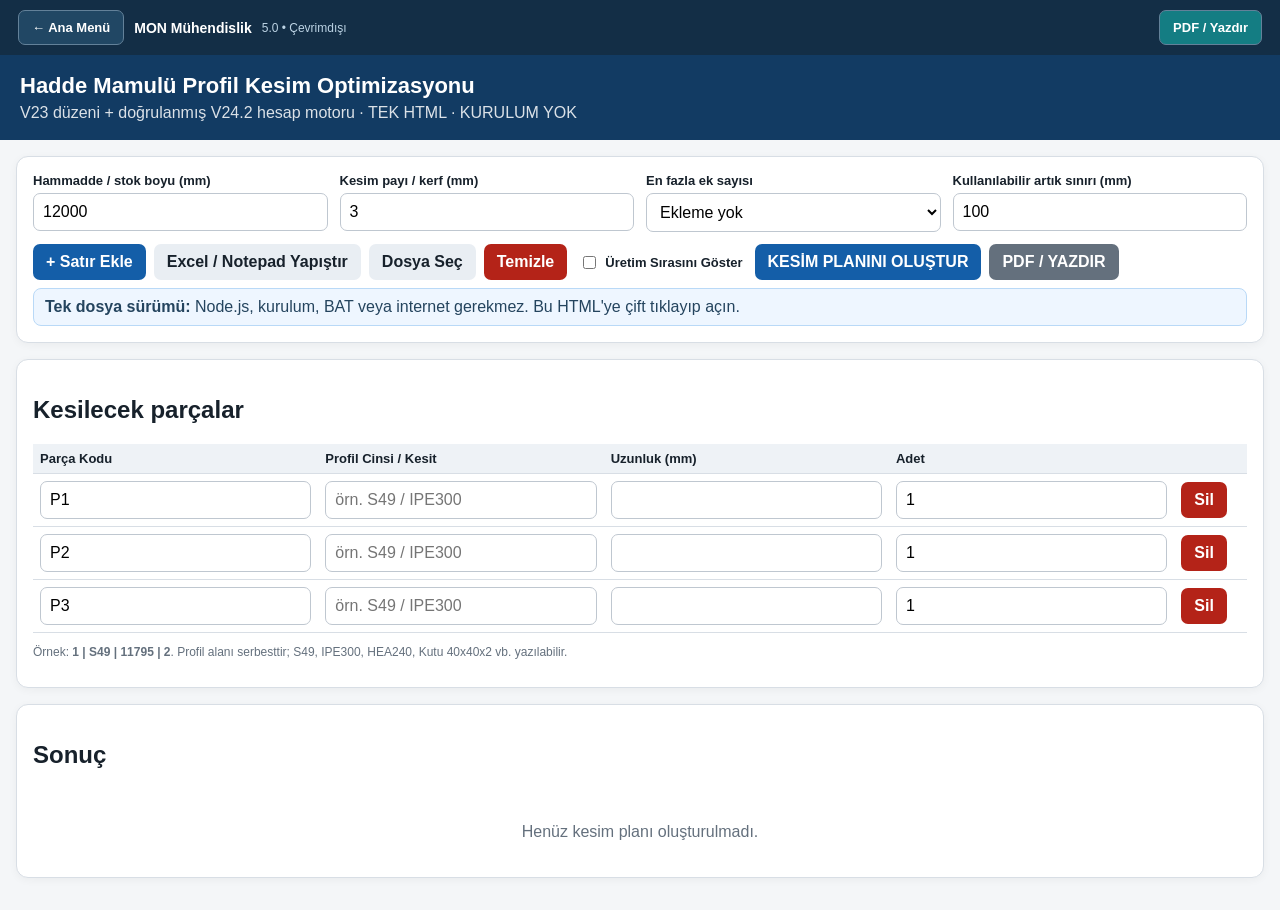
<file: 02_Profil_Kesim_Optimizasyon.html>
<!DOCTYPE html>
<html lang="tr">
<head>
<meta charset="UTF-8">
<meta name="viewport" content="width=device-width, initial-scale=1.0">
<title>ProfilKes — Tek Dosya</title>
<style>
:root{--bg:#f4f6f8;--card:#fff;--line:#d8dee5;--text:#17212b;--muted:#64707d;--accent:#145ea8;--danger:#b42318}
*{box-sizing:border-box}
body{margin:0;font-family:Arial,Helvetica,sans-serif;background:var(--bg);color:var(--text)}
header{background:#123b63;color:#fff;padding:18px 20px}
header h1{margin:0 0 5px;font-size:22px} header p{margin:0;opacity:.85}
main{max-width:1400px;margin:auto;padding:16px}
.card{background:var(--card);border:1px solid var(--line);border-radius:12px;padding:16px;margin-bottom:16px;box-shadow:0 2px 8px #0000000b}
.controls{display:grid;grid-template-columns:repeat(4,minmax(160px,1fr));gap:12px}
label{display:block;font-weight:700;font-size:13px;margin-bottom:5px}
input,select,button{font:inherit}
input,select{width:100%;padding:9px;border:1px solid #bfc7d0;border-radius:7px;background:#fff}
button{border:0;border-radius:7px;padding:9px 13px;cursor:pointer;background:var(--accent);color:#fff;font-weight:700}
button.secondary{background:#64707d} button.danger{background:var(--danger)} button.light{background:#e9eef3;color:#17212b}
.actions{display:flex;flex-wrap:wrap;gap:8px;margin-top:12px}
.table-wrap{overflow:auto}
table{width:100%;border-collapse:collapse;min-width:720px}
th,td{border-bottom:1px solid var(--line);padding:7px;text-align:left}
th{background:#eef2f6;font-size:13px}
td input{min-width:90px}
.summary{display:grid;grid-template-columns:repeat(3,1fr);gap:20px;margin:14px 0}.summary .stat{text-align:center;padding:20px 14px;border:1px solid #b8d9f3;box-shadow:0 2px 7px #0002}.summary .stat:nth-child(2){background:#fff9e8;border-color:#ffd66b;color:#d96b00}.summary .stat:nth-child(3){background:#ecfff5;border-color:#98e7bd;color:#008a46}.summary .stat b{font-size:34px}
.stat{background:#eef4f9;border-radius:10px;padding:13px}.stat b{display:block;font-size:22px;margin-top:4px}
.group{border:1px solid var(--line);border-radius:10px;margin:14px 0;overflow:hidden}
.group h3{margin:0;padding:11px 14px;background:#edf3f8}
.bar{padding:10px 12px;border-top:1px solid var(--line)}
.bar-title{font-weight:700;margin-bottom:6px}
.track{display:flex;height:42px;border:1px solid #aeb8c2;border-radius:6px;overflow:hidden;background:#fafafa}
.seg{display:flex;align-items:center;justify-content:center;padding:2px 5px;font-size:11px;border-right:2px solid #5f6b76;overflow:hidden;white-space:nowrap}
.seg.cut{background:#cfe3f6}.seg.waste{background:#ececec;color:#59636d}
.small{font-size:12px;color:var(--muted)}
.joinbox{border:2px dashed #d92d20;border-radius:10px;padding:12px;margin:12px 0;background:#fff7f6}
.joinline{display:flex;align-items:center;gap:5px;min-height:48px;margin:8px 0;flex-wrap:wrap}
.joinseg{display:flex;align-items:center;justify-content:center;text-align:center;padding:6px;border:1px solid #d0d5dd;border-radius:6px;background:#f2f4f7;font-size:12px;min-width:90px}
.joinmark{color:#d92d20;font-weight:800;border-left:2px dashed #d92d20;padding-left:6px}
.compare{display:grid;grid-template-columns:repeat(4,1fr);gap:10px;margin:12px 0}
.warn{padding:10px;border-radius:8px;background:#fff4e5;border:1px solid #f79009;margin:10px 0}
.ok{padding:10px;border-radius:8px;background:#ecfdf3;border:1px solid #12b76a;margin:10px 0}
.empty{padding:20px;text-align:center;color:var(--muted)}
.importbox{margin-top:12px;padding:12px;border:1px solid var(--line);border-radius:10px;background:#f8fafc}.importbox h3{margin:0 0 8px;font-size:15px}.importbox textarea{width:100%;min-height:130px;resize:vertical;padding:9px;border:1px solid #bfc7d0;border-radius:7px;font:13px monospace;background:#fff}.import-preview{margin-top:10px;max-height:240px;overflow:auto}.import-preview table{min-width:0}.import-status{font-size:12px;color:var(--muted);margin-top:6px}.raw-title{font-size:13px;font-weight:700;margin:10px 0 5px}.raw-view{white-space:pre-wrap;word-break:break-word;min-height:54px;max-height:180px;overflow:auto;padding:9px;border:1px solid #bfc7d0;border-radius:7px;background:#fff;font:13px monospace;color:#17212b}
@media(max-width:800px){.controls{grid-template-columns:1fr 1fr}.summary{grid-template-columns:1fr 1fr}}
@media(max-width:520px){.controls,.summary{grid-template-columns:1fr}header h1{font-size:18px}main{padding:9px}}
@media print{
 body{background:#fff}.no-print{display:none!important}.card{box-shadow:none;border:0;padding:0}
 header{background:#fff;color:#000;padding:0 0 10px}
 .group{break-inside:avoid;page-break-inside:avoid}.track{height:34px;-webkit-print-color-adjust:exact!important;print-color-adjust:exact!important}.seg{border-right:1px solid #222!important;-webkit-print-color-adjust:exact!important;print-color-adjust:exact!important}.seg.cut{background:#cfe3f6!important}.seg.waste{background:#ececec!important}
}

.code-col{min-width:105px}.input-note{margin-top:8px;padding:9px 11px;border-radius:8px;background:#eef6ff;border:1px solid #b9d9f7;color:#24445e}
.badge{display:inline-block;padding:3px 8px;border-radius:999px;font-size:11px;font-weight:700}.badge.ok{background:#ecfdf3;border:1px solid #12b76a;color:#067647}.badge.warn{background:#fff4e5;border:1px solid #f79009;color:#93370d}
.profile-summary{margin-top:10px}.joinline2{display:flex;height:48px;border:1px solid #aeb8c2;border-radius:6px;overflow:visible;margin:14px 0 8px;position:relative}.joinseg2{display:flex;align-items:center;justify-content:center;text-align:center;background:#dbeeff;border-right:1px solid #7a8794;font-size:11px;padding:3px;min-width:25px;overflow:hidden}.joinmark2{width:0;position:relative;border-left:3px dashed #d92d20}.joinmark2 span{position:absolute;top:-18px;left:-25px;width:52px;text-align:center;color:#d92d20;font-size:9px;font-weight:800;background:#fff}
.validation{margin:10px 0}.validation details{border:1px solid var(--line);border-radius:8px;padding:8px;background:#fbfcfd}.validation summary{cursor:pointer;font-weight:700}.kerfmark{background:#555;min-width:2px}.muted-box{padding:10px;background:#f7f9fb;border:1px solid var(--line);border-radius:8px;margin:8px 0}
@media print{
  @page{size:A4;margin:8mm}
  .no-print{display:none!important}
  main{max-width:none;padding:0}.card{margin:0 0 10px!important;box-shadow:none!important;border:0!important;padding:0!important}
  header{padding:0 0 8px!important;margin-bottom:8px;border-bottom:2px solid #123b63}header h1{font-size:18px!important}header p{font-size:10px!important}
  .compare,.summary{break-inside:avoid;page-break-inside:avoid}.group{break-inside:auto!important;page-break-inside:auto!important}.bar,.joinbox{break-inside:avoid;page-break-inside:avoid}
  .track{height:34px!important}.joinline2{height:38px!important}.small{font-size:9px!important}h2{font-size:15px}h3{font-size:12px}
  .seg,.joinseg2{-webkit-print-color-adjust:exact!important;print-color-adjust:exact!important}
}
</style>
<link rel="stylesheet" href="desktop.css">
</head>
<body data-mon-module="profilkes">
<header>
  <h1>Hadde Mamulü Profil Kesim Optimizasyonu</h1>
  <p>V23 düzeni + doğrulanmış V24.2 hesap motoru · TEK HTML · KURULUM YOK</p>
</header>
<main>
<section class="card no-print">
  <div class="controls">
    <div><label>Hammadde / stok boyu (mm)</label><input id="stock" type="number" value="12000" min="100"></div>
    <div><label>Kesim payı / kerf (mm)</label><input id="kerf" type="number" value="3" min="0" step="0.1"></div>
    <div><label>En fazla ek sayısı</label><select id="joins"><option value="0">Ekleme yok</option><option value="1">1 ekli — 2 segment</option><option value="2">2 ekli — 3 segment</option><option value="3">3 ekli — 4 segment</option></select></div>
    <div><label>Kullanılabilir artık sınırı (mm)</label><input id="reusableThreshold" type="number" value="100" min="0" step="1"></div>
  </div>
  <div class="actions">
    <button type="button" onclick="addRow()">+ Satır Ekle</button>
    <button type="button" class="light" onclick="togglePasteBox()">Excel / Notepad Yapıştır</button>
    <button type="button" class="light" onclick="document.getElementById('file').click()">Dosya Seç</button>
    <input id="file" type="file" accept=".txt,.csv,.tsv,text/plain,text/csv" style="display:none">
    <button type="button" class="danger" onclick="clearRows()">Temizle</button>
    <label style="display:flex;align-items:center;gap:6px;margin:0 4px;font-weight:700;cursor:pointer"><input id="showProduction" type="checkbox" onchange="refreshProductionVisibility()" style="width:auto;accent-color:#145ea8"> Üretim Sırasını Göster</label>
    <button type="button" onclick="optimize()">KESİM PLANINI OLUŞTUR</button>
    <button type="button" class="secondary" onclick="printReport()">PDF / YAZDIR</button>
  </div>
  <div class="input-note"><b>Tek dosya sürümü:</b> Node.js, kurulum, BAT veya internet gerekmez. Bu HTML'ye çift tıklayıp açın.</div>
  <div id="pasteBox" class="importbox" style="display:none">
    <h3>Excel / Notepad Yapıştırma Alanı</h3>
    <div class="small"><b>Ana sıra:</b> Parça Kodu | Profil | Uzunluk (mm) | Adet &nbsp; · &nbsp; Eski 3 sütun Profil | Uzunluk | Adet de kabul edilir.</div>
    <textarea id="pasteArea" placeholder="Örnek:
1    S49    11795    2
P2    IPE300    4100    8

Boşluk, TAB, ; veya | kullanılabilir." oninput="showRawData(this.value);previewImport(this.value,'Yapıştırılan veri')"></textarea>
    <div class="controls" style="margin-top:8px;grid-template-columns:minmax(180px,260px) 1fr">
      <div><label>Mükerrer parça kodu</label><select id="duplicateMode"><option value="update">Mevcut satırı güncelle</option><option value="new">Yeni kod üret</option><option value="skip">Satırı atla</option></select></div>
    </div>
    <div class="raw-title">Yapıştırdığınız / Dosyadan Okunan Ham Veri</div><div id="rawImportView" class="raw-view">Henüz veri yok.</div>
    <div class="actions"><button type="button" onclick="applyPasteData()">GÖRÜNEN VERİYİ LİSTEYE AKTAR</button><button type="button" class="light" onclick="clearImportPreview()">Alanı Temizle</button></div>
    <div id="importStatus" class="import-status">Henüz veri yapıştırılmadı.</div>
    <div id="importPreview" class="import-preview"></div>
  </div>
</section>

<section class="card no-print">
  <h2>Kesilecek parçalar</h2>
  <div class="table-wrap"><table id="inputTable"><thead><tr><th>Parça Kodu</th><th>Profil Cinsi / Kesit</th><th>Uzunluk (mm)</th><th>Adet</th><th></th></tr></thead><tbody></tbody></table></div>
  <p class="small">Örnek: <b>1 | S49 | 11795 | 2</b>. Profil alanı serbesttir; S49, IPE300, HEA240, Kutu 40x40x2 vb. yazılabilir.</p>
</section>

<section class="card">
  <h2>Sonuç</h2>
  <div id="summary" class="summary"></div>
  <div id="status"></div>
  <div id="plans"><div class="empty">Henüz kesim planı oluşturulmadı.</div></div>
</section>
</main>
<script>
const MIN_SEGMENT = 100;
const PROFILE_LIBRARY = [
    "IPE300",
    "HEA240",
    "Kutu 40×40×2",
    "Kutu 50×50×2",
];
const jointOptions = [
    { value: 0, label: "Eksiz" },
    { value: 1, label: "1 Ekli" },
    { value: 2, label: "2 Ekli" },
    { value: 3, label: "3 Ekli" },
];
const initialRows = [
    {
        id: "row-1",
        code: "P1",
        profile: "IPE300",
        length: "4100",
        quantity: "4",
    },
    {
        id: "row-2",
        code: "P2",
        profile: "IPE300",
        length: "3200",
        quantity: "4",
    },
    {
        id: "row-3",
        code: "P3",
        profile: "HEA240",
        length: "4100",
        quantity: "4",
    },
    {
        id: "row-4",
        code: "P4",
        profile: "HEA240",
        length: "3200",
        quantity: "4",
    },
];
function formatNumber(value, maximumFractionDigits = 0) {
    return new Intl.NumberFormat("tr-TR", { maximumFractionDigits }).format(value);
}
function getCutConsumption(segmentLength, remaining, cutAllowance) {
    if (segmentLength === remaining)
        return segmentLength;
    if (segmentLength + cutAllowance <= remaining) {
        return segmentLength + cutAllowance;
    }
    return null;
}
function getStockUsage(netLength, segmentCount, stockLength, cutAllowance) {
    const endsAtStockEdge = segmentCount > 0 &&
        netLength + Math.max(segmentCount - 1, 0) * cutAllowance === stockLength;
    const kerfCuts = segmentCount === 0 ? 0 : endsAtStockEdge ? segmentCount - 1 : segmentCount;
    const kerfLoss = kerfCuts * cutAllowance;
    const reusableRemainder = stockLength - netLength - kerfLoss;
    return {
        kerfCuts,
        kerfLoss,
        reusableRemainder,
        physicallyValid: reusableRemainder >= 0,
    };
}
function parseRows(rows) {
    const parsed = rows.map((row, order) => ({
        rowId: row.id,
        code: row.code.trim(),
        profile: row.profile,
        length: Number(row.length),
        quantity: Number(row.quantity),
        order,
    }));
    if (parsed.length === 0) {
        return { rows: [], error: "En az bir parça satırı ekleyin." };
    }
    if (parsed.some((row) => !row.code)) {
        return { rows: [], error: "Her satır için bir parça kodu girin." };
    }
    if (parsed.some((row) => !row.profile)) {
        return {
            rows: [],
            error: "Her satır için profil grubu ve kesit/ölçü seçin.",
        };
    }
    if (new Set(parsed.map((row) => row.code)).size !== parsed.length) {
        return { rows: [], error: "Parça kodları benzersiz olmalıdır." };
    }
    if (parsed.some((row) => !Number.isFinite(row.length) ||
        !Number.isFinite(row.quantity) ||
        row.length < MIN_SEGMENT ||
        row.quantity <= 0 ||
        !Number.isInteger(row.quantity))) {
        return {
            rows: [],
            error: `Uzunluk en az ${MIN_SEGMENT} mm, adet ise sıfırdan büyük tam sayı olmalıdır.`,
        };
    }
    return { rows: parsed, error: "" };
}
function normalizeProfileName(value) {
    return value
        .trim()
        .replace(/[xX*]/g, "×")
        .replace(/\s*×\s*/g, "×")
        .replace(/\s+/g, " ")
        .replace(/\s*mm$/i, "");
}
function resolveProfile(value) {
    const normalized = normalizeProfileName(value);
    const upper = normalized.toLocaleUpperCase("tr-TR").replace(/\s+/g, "");
    if (upper === "IPE300")
        return "IPE300";
    if (upper === "HEA240")
        return "HEA240";
    const dimensions = normalized.match(/(40|50)×(40|50)×2/);
    if (dimensions && /\b(KUTU|SHS)\b/i.test(normalized)) {
        const size = `${dimensions[1]}×${dimensions[2]}×2`;
        const profile = `Kutu ${size}`;
        return PROFILE_LIBRARY.includes(profile)
            ? profile
            : "";
    }
    return "";
}
function parseImportText(value, existingCodes) {
    const seenCodes = new Set(existingCodes.map((code) => code.trim()));
    return value
        .split(/\r?\n/)
        .map((raw, index) => ({ raw: raw.trim(), line: index + 1 }))
        .filter(({ raw }) => raw.length > 0)
        .filter(({ raw }, index) => {
        if (index !== 0)
            return true;
        const normalized = raw.toLocaleLowerCase("tr-TR");
        return !(normalized.includes("parça") &&
            normalized.includes("profil") &&
            normalized.includes("uzunluk"));
    })
        .map(({ raw, line }) => {
        let columns = [];
        if (raw.includes("\t"))
            columns = raw.split("\t");
        else if (raw.includes(";"))
            columns = raw.split(";");
        else if (raw.includes(","))
            columns = raw.split(",");
        else
            columns = raw.split(/\s{2,}/);
        columns = columns.map((column) => column.trim());
        const [code = "", profileInput = "", length = "", quantity = ""] = columns;
        const profile = resolveProfile(profileInput);
        const errors = [];
        const numericLength = Number(length);
        const numericQuantity = Number(quantity);
        if (columns.length !== 4)
            errors.push("4 sütun algılanamadı");
        if (!code)
            errors.push("parça kodu eksik");
        if (code && seenCodes.has(code))
            errors.push("parça kodu tekrar ediyor");
        if (!profile)
            errors.push("profil cinsi tanınmadı");
        if (!Number.isFinite(numericLength) || numericLength < MIN_SEGMENT) {
            errors.push(`uzunluk en az ${MIN_SEGMENT} mm olmalı`);
        }
        if (!Number.isFinite(numericQuantity) ||
            numericQuantity <= 0 ||
            !Number.isInteger(numericQuantity)) {
            errors.push("adet pozitif tam sayı olmalı");
        }
        if (code && errors.length === 0)
            seenCodes.add(code);
        return {
            line,
            raw,
            code,
            profile,
            length,
            quantity,
            valid: errors.length === 0,
            error: errors.join(", "),
        };
    });
}
function calculateDirectOptimal(rows, stockLength, cutAllowance = 0) {
    if (stockLength < MIN_SEGMENT ||
        rows.length === 0 ||
        rows.some((row) => getCutConsumption(row.length, stockLength, cutAllowance) === null)) {
        return null;
    }
    const groupedRows = new Map();
    rows.forEach((row) => {
        groupedRows.set(row.profile, [...(groupedRows.get(row.profile) ?? []), row]);
    });
    const packedGroups = [];
    for (const [profile, profileRows] of groupedRows) {
        const items = profileRows
            .flatMap((row) => Array.from({ length: row.quantity }, (_, index) => ({
            id: `${row.code}-${String(index + 1).padStart(2, "0")}`,
            code: row.code,
            profile,
            length: row.length,
            rowOrder: row.order,
            serial: index + 1,
        })))
            .sort((a, b) => b.length - a.length || a.rowOrder - b.rowOrder || a.serial - b.serial);
        const firstFitBins = [];
        const firstFitRemaining = [];
        items.forEach((item) => {
            const target = firstFitRemaining.findIndex((remaining) => getCutConsumption(item.length, remaining, cutAllowance) !== null);
            if (target >= 0) {
                firstFitBins[target].push(item);
                firstFitRemaining[target] -=
                    getCutConsumption(item.length, firstFitRemaining[target], cutAllowance) ?? 0;
            }
            else {
                firstFitBins.push([item]);
                firstFitRemaining.push(stockLength -
                    (getCutConsumption(item.length, stockLength, cutAllowance) ?? 0));
            }
        });
        const totalLength = items.reduce((sum, item) => sum + item.length, 0);
        const lowerBound = Math.ceil(totalLength / stockLength);
        let bestBins = firstFitBins;
        let verified = firstFitBins.length === lowerBound;
        let searchCompleted = true;
        for (let targetCount = lowerBound; targetCount < firstFitBins.length && !verified; targetCount += 1) {
            const remaining = Array(targetCount).fill(stockLength);
            const assignments = Array.from({ length: targetCount }, () => []);
            const failedStates = new Set();
            let nodes = 0;
            let aborted = false;
            const search = (itemIndex) => {
                nodes += 1;
                if (nodes > 2000000) {
                    aborted = true;
                    return false;
                }
                if (itemIndex === items.length)
                    return true;
                const stateKey = `${itemIndex}|${[...remaining].sort((a, b) => a - b).join(",")}`;
                if (failedStates.has(stateKey))
                    return false;
                const item = items[itemIndex];
                const candidateBins = remaining
                    .map((capacity, index) => ({ capacity, index }))
                    .filter(({ capacity }) => getCutConsumption(item.length, capacity, cutAllowance) !== null)
                    .sort((a, b) => a.capacity - b.capacity);
                const triedCapacities = new Set();
                for (const candidate of candidateBins) {
                    if (triedCapacities.has(candidate.capacity))
                        continue;
                    triedCapacities.add(candidate.capacity);
                    const consumption = getCutConsumption(item.length, remaining[candidate.index], cutAllowance);
                    if (consumption === null)
                        continue;
                    remaining[candidate.index] -= consumption;
                    assignments[candidate.index].push(item);
                    if (search(itemIndex + 1))
                        return true;
                    assignments[candidate.index].pop();
                    remaining[candidate.index] += consumption;
                    if (candidate.capacity === stockLength)
                        break;
                }
                failedStates.add(stateKey);
                return false;
            };
            if (search(0)) {
                bestBins = assignments.filter((bin) => bin.length > 0);
                verified = true;
                break;
            }
            if (aborted) {
                searchCompleted = false;
                break;
            }
        }
        packedGroups.push({
            profile,
            bins: bestBins,
            lowerBound,
            verified: verified || searchCompleted,
        });
    }
    let nextStockId = 1;
    let nextSegmentId = 1;
    const stocks = [];
    const pieces = [];
    packedGroups.forEach((group) => {
        group.bins.forEach((bin) => {
            const stockId = nextStockId;
            nextStockId += 1;
            const segments = bin.map((item) => {
                const segment = {
                    id: `SG-${String(nextSegmentId).padStart(3, "0")}`,
                    length: item.length,
                    stockId,
                    pieceId: item.id,
                    profile: item.profile,
                };
                nextSegmentId += 1;
                pieces.push({
                    id: item.id,
                    code: item.code,
                    profile: item.profile,
                    targetLength: item.length,
                    segments: [segment],
                });
                return segment;
            });
            const used = segments.reduce((sum, segment) => sum + segment.length, 0);
            const usage = getStockUsage(used, segments.length, stockLength, cutAllowance);
            stocks.push({
                id: stockId,
                profile: group.profile,
                segments,
                used,
                waste: usage.kerfLoss + usage.reusableRemainder,
                kerfCuts: usage.kerfCuts,
                kerfLoss: usage.kerfLoss,
                reusableRemainder: usage.reusableRemainder,
            });
        });
    });
    pieces.sort((a, b) => {
        const rowA = rows.find((row) => row.code === a.code)?.order ?? 0;
        const rowB = rows.find((row) => row.code === b.code)?.order ?? 0;
        return rowA - rowB || a.id.localeCompare(b.id);
    });
    const totalUsed = rows.reduce((sum, row) => sum + row.length * row.quantity, 0);
    const totalCapacity = stocks.length * stockLength;
    const totalKerfLoss = stocks.reduce((sum, stock) => sum + stock.kerfLoss, 0);
    const totalReusableRemainder = stocks.reduce((sum, stock) => sum + stock.reusableRemainder, 0);
    const totalWaste = totalKerfLoss + totalReusableRemainder;
    return {
        stockCount: stocks.length,
        totalUsed,
        totalWaste,
        totalKerfLoss,
        totalReusableRemainder,
        wasteRate: (totalWaste / totalCapacity) * 100,
        efficiency: (totalUsed / totalCapacity) * 100,
        stocks,
        pieces,
        maxJoints: 0,
        optimality: {
            verified: packedGroups.every((group) => group.verified),
            lowerBound: packedGroups.reduce((sum, group) => sum + group.lowerBound, 0),
            method: "FFD + Branch-and-Bound",
        },
    };
}
function calculateProduction(rows, stockLength, maxJoints, cutAllowance = 0) {
    if (stockLength < MIN_SEGMENT || rows.length === 0)
        return null;
    const maxSegments = maxJoints + 1;
    const usablePerSegment = stockLength;
    if (usablePerSegment < MIN_SEGMENT ||
        rows.some((row) => row.length > maxSegments * usablePerSegment)) {
        return null;
    }
    const draftStocks = [];
    const allDraftPieces = [];
    const groupedRows = new Map();
    rows.forEach((row) => {
        groupedRows.set(row.profile, [...(groupedRows.get(row.profile) ?? []), row]);
    });
    const pieceUsed = (piece) => (piece.segments ?? []).reduce((total, segment) => total + segment.length, 0);
    for (const [profile, profileRows] of groupedRows) {
        const pieces = profileRows
            .flatMap((row) => Array.from({ length: row.quantity }, (_, index) => ({
            id: `${row.code}-${String(index + 1).padStart(2, "0")}`,
            code: row.code,
            profile,
            targetLength: row.length,
            rowOrder: row.order,
            serial: index + 1,
            segments: [],
        })))
            .sort((a, b) => b.targetLength - a.targetLength ||
            a.rowOrder - b.rowOrder ||
            a.serial - b.serial);
        const unstarted = [...pieces];
        const pending = [];
        let completed = 0;
        let safety = 0;
        while (completed < pieces.length) {
            safety += 1;
            if (safety > pieces.length * (maxSegments + 2) + 50)
                return null;
            const stock = {
                id: draftStocks.length + 1,
                profile,
                cuts: [],
            };
            let remaining = stockLength;
            let fittingIndex = unstarted.findIndex((piece) => getCutConsumption(piece.targetLength, remaining, cutAllowance) !==
                null);
            while (fittingIndex >= 0) {
                const piece = unstarted.splice(fittingIndex, 1)[0];
                const segment = { length: piece.targetLength, stockId: stock.id };
                const consumption = getCutConsumption(segment.length, remaining, cutAllowance);
                if (consumption === null)
                    return null;
                piece.segments.push(segment);
                stock.cuts.push({ length: segment.length, piece });
                remaining -= consumption;
                completed += 1;
                fittingIndex = unstarted.findIndex((candidate) => getCutConsumption(candidate.targetLength, remaining, cutAllowance) !== null);
            }
            if (unstarted.length > 0 && maxSegments > 1 && remaining >= MIN_SEGMENT) {
                const partialIndex = unstarted.findIndex((piece) => {
                    const minimumFirst = Math.max(MIN_SEGMENT, piece.targetLength - (maxSegments - 1) * usablePerSegment);
                    const maximumFirst = piece.targetLength - MIN_SEGMENT;
                    const preferredLength = Math.min(remaining, maximumFirst);
                    const adjustedLength = getCutConsumption(preferredLength, remaining, cutAllowance) !== null
                        ? preferredLength
                        : Math.min(maximumFirst, remaining - cutAllowance);
                    return (adjustedLength >= minimumFirst &&
                        getCutConsumption(adjustedLength, remaining, cutAllowance) !== null);
                });
                if (partialIndex >= 0) {
                    const piece = unstarted.splice(partialIndex, 1)[0];
                    const minimumFirst = Math.max(MIN_SEGMENT, piece.targetLength - (maxSegments - 1) * usablePerSegment);
                    const maximumFirst = piece.targetLength - MIN_SEGMENT;
                    const preferredLength = Math.min(remaining, maximumFirst);
                    const segmentLength = getCutConsumption(preferredLength, remaining, cutAllowance) !== null
                        ? preferredLength
                        : Math.min(maximumFirst, remaining - cutAllowance);
                    const consumption = getCutConsumption(segmentLength, remaining, cutAllowance);
                    if (segmentLength < minimumFirst || consumption === null)
                        return null;
                    piece.segments.push({ length: segmentLength, stockId: stock.id });
                    stock.cuts.push({ length: segmentLength, piece });
                    remaining -= consumption;
                    pending.push(piece);
                }
            }
            if (unstarted.length === 0) {
                let madeCut = true;
                while (remaining >= MIN_SEGMENT && madeCut) {
                    madeCut = false;
                    const pendingIndex = pending.findIndex((piece) => {
                        const needed = piece.targetLength - pieceUsed(piece);
                        const slotsAfterCut = maxSegments - piece.segments.length - 1;
                        const maximumCurrent = needed === remaining
                            ? needed
                            : Math.min(needed, remaining - cutAllowance);
                        return (needed > 0 &&
                            piece.segments.length < maxSegments &&
                            maximumCurrent >= MIN_SEGMENT &&
                            needed <= maximumCurrent + slotsAfterCut * usablePerSegment);
                    });
                    if (pendingIndex >= 0) {
                        const piece = pending[pendingIndex];
                        const needed = piece.targetLength - pieceUsed(piece);
                        let segmentLength = needed === remaining
                            ? needed
                            : Math.min(needed, remaining - cutAllowance);
                        const afterCut = needed - segmentLength;
                        if (afterCut > 0 &&
                            afterCut < MIN_SEGMENT &&
                            segmentLength - (MIN_SEGMENT - afterCut) >= MIN_SEGMENT) {
                            segmentLength -= MIN_SEGMENT - afterCut;
                        }
                        if (segmentLength >= MIN_SEGMENT) {
                            const consumption = getCutConsumption(segmentLength, remaining, cutAllowance);
                            if (consumption === null)
                                return null;
                            piece.segments.push({
                                length: segmentLength,
                                stockId: stock.id,
                            });
                            stock.cuts.push({ length: segmentLength, piece });
                            remaining -= consumption;
                            madeCut = true;
                            if (pieceUsed(piece) === piece.targetLength) {
                                pending.splice(pendingIndex, 1);
                                completed += 1;
                            }
                        }
                    }
                }
            }
            if (stock.cuts.length === 0)
                return null;
            draftStocks.push(stock);
        }
        allDraftPieces.push(...pieces);
    }
    let nextSegmentId = 1;
    const segmentsByPiece = new Map();
    const stockSegments = new Map();
    draftStocks.forEach((stock) => {
        stock.cuts.forEach((cut) => {
            const segment = {
                id: `SG-${String(nextSegmentId).padStart(3, "0")}`,
                length: cut.length,
                stockId: stock.id,
                pieceId: cut.piece.id,
                profile: stock.profile,
            };
            nextSegmentId += 1;
            segmentsByPiece.set(cut.piece.id, [
                ...(segmentsByPiece.get(cut.piece.id) ?? []),
                segment,
            ]);
            stockSegments.set(stock.id, [
                ...(stockSegments.get(stock.id) ?? []),
                segment,
            ]);
        });
    });
    const pieces = allDraftPieces
        .sort((a, b) => a.rowOrder - b.rowOrder ||
        a.serial - b.serial ||
        a.id.localeCompare(b.id))
        .map((piece) => ({
        id: piece.id,
        code: piece.code,
        profile: piece.profile,
        targetLength: piece.targetLength,
        segments: segmentsByPiece.get(piece.id) ?? [],
    }));
    const stocks = draftStocks.map((stock) => {
        const segments = stockSegments.get(stock.id) ?? [];
        const used = segments.reduce((total, segment) => total + segment.length, 0);
        const usage = getStockUsage(used, segments.length, stockLength, cutAllowance);
        return {
            id: stock.id,
            profile: stock.profile,
            segments,
            used,
            waste: usage.kerfLoss + usage.reusableRemainder,
            kerfCuts: usage.kerfCuts,
            kerfLoss: usage.kerfLoss,
            reusableRemainder: usage.reusableRemainder,
        };
    });
    const totalUsed = rows.reduce((total, row) => total + row.length * row.quantity, 0);
    const totalCapacity = stocks.length * stockLength;
    const totalKerfLoss = stocks.reduce((sum, stock) => sum + stock.kerfLoss, 0);
    const totalReusableRemainder = stocks.reduce((sum, stock) => sum + stock.reusableRemainder, 0);
    const totalWaste = totalKerfLoss + totalReusableRemainder;
    return {
        stockCount: stocks.length,
        totalUsed,
        totalWaste,
        totalKerfLoss,
        totalReusableRemainder,
        wasteRate: (totalWaste / totalCapacity) * 100,
        efficiency: (totalUsed / totalCapacity) * 100,
        stocks,
        pieces,
        maxJoints,
    };
}
function countPlanJoints(plan) {
    return (plan?.pieces ?? []).reduce((total, piece) => total + Math.max((piece?.segments?.length ?? 0) - 1, 0), 0);
}
function planComplexity(plan) {
    const patterns = new Set((plan?.stocks ?? []).map((stock) => (stock?.segments ?? [])
        .map((segment) => segment.length)
        .sort((a, b) => b - a)
        .join("+")));
    return patterns.size + (plan?.stocks ?? []).length;
}
function choosePreferredPlan(direct, joined) {
    if (!direct)
        return joined;
    if (!joined)
        return direct;
    const directScore = [
        direct.stockCount,
        direct.totalWaste,
        countPlanJoints(direct),
        planComplexity(direct),
    ];
    const joinedScore = [
        joined.stockCount,
        joined.totalWaste,
        countPlanJoints(joined),
        planComplexity(joined),
    ];
    for (let index = 0; index < directScore.length; index += 1) {
        if (directScore[index] < joinedScore[index])
            return direct;
        if (joinedScore[index] < directScore[index])
            return joined;
    }
    return direct;
}
function validatePlan(plan, directPlan, rows, stockLength, maxJoints, cutAllowance = 0) {
    const stocks = Array.isArray(plan?.stocks) ? plan.stocks : [];
    const pieces = Array.isArray(plan?.pieces) ? plan.pieces : [];
    const stockSegments = stocks.flatMap((stock) => Array.isArray(stock?.segments) ? stock.segments : []);
    const pieceSegments = pieces.flatMap((piece) => Array.isArray(piece?.segments) ? piece.segments : []);
    const usedFromStocks = stockSegments.reduce((total, segment) => total + (segment?.length ?? 0), 0);
    const usedFromPieces = pieceSegments.reduce((total, segment) => total + (segment?.length ?? 0), 0);
    const demandedTotal = rows.reduce((total, row) => total + row.length * row.quantity, 0);
    const demandedCounts = new Map(rows.map((row) => [row.code, row.quantity]));
    const producedCounts = new Map();
    pieces.forEach((piece) => {
        producedCounts.set(piece.code, (producedCounts.get(piece.code) ?? 0) + 1);
    });
    const stockIds = stockSegments.map((segment) => segment.id);
    const pieceIds = pieceSegments.map((segment) => segment.id);
    const unnecessaryJoints = directPlan !== null &&
        plan !== null &&
        directPlan.stockCount === plan.stockCount &&
        directPlan.totalWaste === plan.totalWaste &&
        countPlanJoints(plan) > countPlanJoints(directPlan);
    const checks = [
        {
            id: 1,
            label: "Stok kapasitesi ve profil ayrımı",
            passed: stocks.length > 0 &&
                stocks.every((stock) => {
                    const segments = stock.segments ?? [];
                    const netLength = segments.reduce((sum, segment) => sum + segment.length, 0);
                    const usage = getStockUsage(netLength, segments.length, stockLength, cutAllowance);
                    return (usage.physicallyValid &&
                        segments.every((segment) => segment.profile === stock.profile));
                }),
            failure: "En az bir stok kapasitesi aşılmış veya farklı profiller aynı stokta karışmış.",
        },
        {
            id: 2,
            label: "Malzeme dengesi",
            passed: usedFromStocks + (plan?.totalWaste ?? 0) ===
                (plan?.stockCount ?? 0) * stockLength,
            failure: "Kullanılan malzeme ve fire toplam stok kapasitesine eşit değil.",
        },
        {
            id: 3,
            label: "Parça kodu bazında adetler",
            passed: rows.every((row) => producedCounts.get(row.code) === demandedCounts.get(row.code)),
            failure: "En az bir parça kodunun üretilen adedi talep edilen adetle eşleşmiyor.",
        },
        {
            id: 4,
            label: "Nihai parça uzunlukları",
            passed: pieces.length > 0 &&
                pieces.every((piece) => piece.segments.reduce((sum, segment) => sum + segment.length, 0) ===
                    piece.targetLength),
            failure: "En az bir nihai parçanın toplam uzunluğu hatalı.",
        },
        {
            id: 5,
            label: "İzin verilen ek sayısı",
            passed: pieces.length > 0 &&
                pieces.every((piece) => piece.segments.length <= maxJoints + 1),
            failure: `En az bir parça seçilen ${maxJoints} ek sınırını aşıyor.`,
        },
        {
            id: 6,
            label: "Minimum segment uzunluğu",
            passed: pieceSegments.length > 0 &&
                pieceSegments.every((segment) => segment.length >= MIN_SEGMENT),
            failure: `${MIN_SEGMENT} mm'den kısa segment bulunuyor.`,
        },
        {
            id: 7,
            label: "Benzersiz SG kullanımı",
            passed: stockIds.length === new Set(stockIds).size &&
                pieceIds.length === new Set(pieceIds).size,
            failure: "Aynı SG segmenti birden fazla fiziksel kesime atanmış.",
        },
        {
            id: 8,
            label: "Gerçek hammadde kaynağı",
            passed: pieceSegments.length > 0 &&
                pieceSegments.every((segment) => stockSegments.some((source) => source.id === segment.id &&
                    source.stockId === segment.stockId &&
                    source.length === segment.length &&
                    source.pieceId === segment.pieceId)),
            failure: "Parça planındaki en az bir segmentin gerçek stok kaynağı yok.",
        },
        {
            id: 9,
            label: "Toplam kullanılan malzeme",
            passed: usedFromStocks === demandedTotal && usedFromPieces === demandedTotal,
            failure: "Toplam kullanılan malzeme tüm parça taleplerinin toplamına eşit değil.",
        },
        {
            id: 10,
            label: "Fire ve verimlilik dengesi",
            passed: Math.abs((plan?.wasteRate ?? 0) + (plan?.efficiency ?? 0) - 100) <
                0.001,
            failure: "Fire yüzdesi ve verimlilik toplamı %100 değil.",
        },
        {
            id: 11,
            label: "Doğrudan kesim optimumluk durumu",
            passed: directPlan?.optimality?.verified === true,
            informational: true,
            failure: "En iyi bulunan eksiz plan gösteriliyor; matematiksel optimumluk kanıtlanmadı.",
        },
        {
            id: 12,
            label: "Görsel segment toplamı = fiziksel SG toplamı",
            passed: stocks.length > 0 &&
                stocks.every((stock) => (stock?.segments ?? []).reduce((sum, segment) => sum + segment.length, 0) === stock.used),
            failure: "En az bir stok çubuğunun segment toplamı fiziksel SG toplamıyla eşleşmiyor.",
        },
        {
            id: 13,
            label: "Aynı stok/fire sonucunda gereksiz ek kullanılmadı",
            passed: !unnecessaryJoints,
            failure: "Doğrudan kesimle aynı stok ve fire sonucunda gereksiz ek kullanılmış.",
        },
        {
            id: 14,
            label: "Kesim payı fiziksel kapasiteye dahil edildi",
            passed: stocks.length > 0 &&
                stocks.every((stock) => {
                    const netLength = (stock?.segments ?? []).reduce((sum, segment) => sum + segment.length, 0);
                    const usage = getStockUsage(netLength, stock?.segments?.length ?? 0, stockLength, cutAllowance);
                    return (usage.physicallyValid &&
                        usage.kerfCuts === stock.kerfCuts &&
                        usage.kerfLoss === stock.kerfLoss &&
                        usage.reusableRemainder === stock.reusableRemainder &&
                        netLength + stock.kerfLoss + stock.reusableRemainder === stockLength);
                }),
            failure: "Net segment, testere kaybı ve kullanılabilir artık stok boyuna eşit değil.",
        },
    ];
    return {
        valid: checks.filter((check) => !check.informational).every((check) => check.passed),
        checks,
    };
}


// ===== TEK DOSYA ARAYÜZÜ =====
const tbody=document.querySelector('#inputTable tbody');
function esc(x){return String(x==null?'':x).replace(/&/g,'&amp;').replace(/"/g,'&quot;').replace(/</g,'&lt;').replace(/>/g,'&gt;')}
function addRow(v={code:'',profile:'',length:'',qty:1}){
  const tr=document.createElement('tr');
  tr.innerHTML=`<td><input class="code code-col" value="${esc(v.code||nextCode())}"></td><td><input class="profile" value="${esc(v.profile||'')}" placeholder="örn. S49 / IPE300"></td><td><input class="length" type="number" min="100" value="${esc(v.length||'')}"></td><td><input class="qty" type="number" min="1" step="1" value="${esc(v.qty||1)}"></td><td><button type="button" class="danger" onclick="this.closest('tr').remove()">Sil</button></td>`;
  tbody.appendChild(tr);
}
function nextCode(){
  const used=new Set([...tbody.querySelectorAll('.code')].map(x=>String(x.value).trim()).filter(Boolean));let n=1;while(used.has('P'+n))n++;return 'P'+n;
}
function clearRows(){tbody.innerHTML='';for(let i=0;i<3;i++)addRow();document.getElementById('summary').innerHTML='';document.getElementById('status').innerHTML='';document.getElementById('plans').innerHTML='<div class="empty">Henüz kesim planı oluşturulmadı.</div>';}
for(let i=0;i<3;i++)addRow();

function normalizeNumber(v){
 let x=String(v==null?'':v).trim().replace(/\s/g,''); if(!x)return NaN;
 if(/^\d{1,3}([.,]\d{3})+$/.test(x))x=x.replace(/[.,]/g,'');
 else if(x.includes(',')&&!x.includes('.'))x=x.replace(',','.');
 else if(x.includes(',')&&x.includes('.'))x=x.lastIndexOf(',')>x.lastIndexOf('.')?x.replace(/\./g,'').replace(',','.'):x.replace(/,/g,'');
 x=x.replace(/[^0-9.+-]/g,'');return Number(x);
}
function cleanPipes(a){return a.map(x=>x.trim()).filter((x,i,arr)=>x!=='' || (i>0&&i<arr.length-1));}
function splitImportLine(line){
 const s=line.trim();
 if(s.includes('	'))return cleanPipes(s.split('	'));
 if(s.includes(';'))return cleanPipes(s.split(';'));
 if(s.includes('|'))return cleanPipes(s.split('|'));
 // Virgül yalnız CSV ayırıcı olarak 4+ alan açıkça oluşuyorsa kullanılır.
 const comma=s.split(',').map(x=>x.trim()); if(comma.length>=4)return cleanPipes(comma);
 return s.split(/\s+/).filter(Boolean);
}
function isHeader(parts){const t=parts.join(' ').toLocaleLowerCase('tr-TR');return /parça|parca|kod/.test(t)&&/profil/.test(t)&&/(uzunluk|boy)/.test(t);}
function parseText(text){
 const lines=String(text||'').replace(/^\uFEFF/,'').split(/\r?\n/).map(x=>x.trim()).filter(Boolean);const out=[];const errors=[];
 lines.forEach((line,idx)=>{let p=splitImportLine(line);if(isHeader(p))return;
   let code='',profile='',lengthRaw='',qtyRaw='';
   if(p.length>=4){code=p[0];qtyRaw=p[p.length-1];lengthRaw=p[p.length-2];profile=p.slice(1,-2).join(' ');}
   else if(p.length===3){profile=p[0];lengthRaw=p[1];qtyRaw=p[2];code='P'+(out.length+1);}
   else{errors.push({line:idx+1,raw:line,error:'En az 3, tercihen 4 sütun gerekli'});return;}
   const length=normalizeNumber(lengthRaw),qty=normalizeNumber(qtyRaw);
   const es=[];if(!code)es.push('parça kodu eksik');if(!profile)es.push('profil eksik');if(!Number.isFinite(length)||length<100)es.push('uzunluk en az 100 mm olmalı');if(!Number.isFinite(qty)||qty<=0||!Number.isInteger(qty))es.push('adet pozitif tam sayı olmalı');
   if(es.length)errors.push({line:idx+1,raw:line,error:es.join(', ')});else out.push({code,profile,length,qty,line:idx+1,raw:line});
 });return {rows:out,errors};
}
function renderImportPreview(parsed,source){
 const st=document.getElementById('importStatus'),pv=document.getElementById('importPreview');const rows=parsed.rows,errors=parsed.errors;
 st.textContent=`${source||'Veri'} — ${rows.length} geçerli satır${errors.length?' · '+errors.length+' hatalı satır':''}`;
 let h='<table><thead><tr><th>Satır</th><th>Parça Kodu</th><th>Profil</th><th>Uzunluk</th><th>Adet</th><th>Durum</th></tr></thead><tbody>';
 rows.forEach(r=>h+=`<tr><td>${r.line}</td><td>${esc(r.code)}</td><td>${esc(r.profile)}</td><td>${r.length}</td><td>${r.qty}</td><td><span class="badge ok">OK</span></td></tr>`);
 errors.forEach(e=>h+=`<tr><td>${e.line}</td><td colspan="4">${esc(e.raw)}</td><td><span class="badge warn">${esc(e.error)}</span></td></tr>`);h+='</tbody></table>';pv.innerHTML=h;
}
function showRawData(text){document.getElementById('rawImportView').textContent=String(text||'').trim()||'Henüz veri yok.';}
function previewImport(text,source){const p=parseText(text);renderImportPreview(p,source);return p;}
function togglePasteBox(){const b=document.getElementById('pasteBox');b.style.display=b.style.display==='none'?'block':'none';if(b.style.display==='block')document.getElementById('pasteArea').focus();}
function uniqueCode(base){const used=new Set([...tbody.querySelectorAll('.code')].map(x=>x.value.trim()));let c=base||'P1';if(!used.has(c))return c;let n=2;while(used.has(c+'-'+n))n++;return c+'-'+n;}
function applyParsed(parsed,source){
 if(!parsed.rows.length){alert((source||'Veri')+' içinde geçerli satır bulunamadı.');return false;}
 const mode=document.getElementById('duplicateMode').value;
 // İlk açılıştaki tamamen boş satırları temizle.
 [...tbody.querySelectorAll('tr')].forEach(tr=>{const profile=tr.querySelector('.profile').value.trim(),len=tr.querySelector('.length').value.trim();if(!profile&&!len)tr.remove();});
 for(const r of parsed.rows){const existing=[...tbody.querySelectorAll('tr')].find(tr=>tr.querySelector('.code').value.trim()===r.code);
   if(existing&&mode==='skip')continue;
   if(existing&&mode==='update'){existing.querySelector('.profile').value=r.profile;existing.querySelector('.length').value=r.length;existing.querySelector('.qty').value=r.qty;continue;}
   const code=existing&&mode==='new'?uniqueCode(r.code):r.code;addRow({code,profile:r.profile,length:r.length,qty:r.qty});
 }
 alert(parsed.rows.length+' satır işlendi.');return true;
}
function applyPasteData(){const text=document.getElementById('pasteArea').value;if(!text.trim())return alert('Önce veriyi yapıştırın.');const p=previewImport(text,'Yapıştırılan veri');applyParsed(p,'Yapıştırılan veri');}
function clearImportPreview(){document.getElementById('pasteArea').value='';document.getElementById('importPreview').innerHTML='';document.getElementById('importStatus').textContent='Henüz veri yapıştırılmadı.';showRawData('');}
document.getElementById('file').addEventListener('change',e=>{const f=e.target.files[0];if(!f)return;const r=new FileReader();r.onload=()=>{document.getElementById('pasteBox').style.display='block';document.getElementById('pasteArea').value=r.result;showRawData(r.result);const p=previewImport(r.result,f.name);applyParsed(p,f.name);e.target.value='';};r.onerror=()=>alert('Dosya okunamadı.');r.readAsText(f,'UTF-8');});

function getInputRows(){
 const raw=[...tbody.querySelectorAll('tr')].map((tr,order)=>({rowId:'row-'+(order+1),code:tr.querySelector('.code').value.trim(),profile:tr.querySelector('.profile').value.trim(),length:Number(tr.querySelector('.length').value),quantity:Number(tr.querySelector('.qty').value),order})).filter(x=>x.code||x.profile||x.length);
 if(!raw.length)throw new Error('En az bir parça girin.');
 if(raw.some(x=>!x.code||!x.profile))throw new Error('Parça kodu ve profil boş bırakılamaz.');
 if(new Set(raw.map(x=>x.code)).size!==raw.length)throw new Error('Parça kodları benzersiz olmalıdır.');
 if(raw.some(x=>!Number.isFinite(x.length)||x.length<100||!Number.isInteger(x.quantity)||x.quantity<=0))throw new Error('Uzunluk en az 100 mm, adet pozitif tam sayı olmalıdır.');
 return raw;
}
function pieceMap(plan){return new Map(plan.pieces.map(p=>[p.id,p]));}
function fmt(n,d=0){return Number(n||0).toLocaleString('tr-TR',{maximumFractionDigits:d});}
function classifyRemainders(plan,threshold){let reusable=0,small=0;plan.stocks.forEach(s=>{if(s.reusableRemainder>=threshold)reusable+=s.reusableRemainder;else small+=s.reusableRemainder;});return {reusable,small};}

function renderDirectVisuals(plan,stockLength,kerf,root){
 const pmap=pieceMap(plan),groups={};plan.stocks.forEach(s=>(groups[s.profile]||(groups[s.profile]=[])).push(s));
 Object.entries(groups).forEach(([profile,stocks])=>{const g=document.createElement('div');g.className='group';g.innerHTML=`<h3>${esc(profile)} — HAMMADDE KESİM GÖRSELLERİ</h3>`;
 stocks.forEach(s=>{const d=document.createElement('div');d.className='bar';d.innerHTML=`<div class="bar-title">${s.id}. Hammadde — ${fmt(stockLength)} mm — Net ${fmt(s.used,1)} mm — Kerf ${fmt(s.kerfLoss,1)} mm — Kalan ${fmt(s.reusableRemainder,1)} mm</div>`;const t=document.createElement('div');t.className='track';
   s.segments.forEach((seg,j)=>{const pc=pmap.get(seg.pieceId);const q=document.createElement('div');q.className='seg cut';q.style.width=(seg.length/stockLength*100)+'%';q.textContent=`${pc?pc.code:seg.pieceId} / ${fmt(seg.length)}`;q.title=`${seg.id} · ${pc?pc.code:seg.pieceId} · ${fmt(seg.length)} mm`;t.appendChild(q);
      const needsKerf=kerf>0 && (j<s.segments.length-1 || s.reusableRemainder>0);if(needsKerf){const k=document.createElement('div');k.className='seg waste kerfmark';k.style.width=Math.max(.15,kerf/stockLength*100)+'%';k.title=`Kerf ${kerf} mm`;t.appendChild(k);}
   });
   if(s.reusableRemainder>0){const z=document.createElement('div');z.className='seg waste';z.style.width=(s.reusableRemainder/stockLength*100)+'%';z.textContent=s.reusableRemainder/stockLength>.06?`ARTIK ${fmt(s.reusableRemainder)}`:'';z.title=`Kalan ${fmt(s.reusableRemainder)} mm`;t.appendChild(z);}
   d.appendChild(t);const info=document.createElement('div');info.className='small';info.innerHTML='Kesimler: '+s.segments.map(seg=>{const pc=pmap.get(seg.pieceId);return `<b>${esc(pc?pc.code:seg.pieceId)}</b> ${fmt(seg.length)} mm <span style="color:#64707d">(${seg.id})</span>`}).join(' • ');d.appendChild(info);g.appendChild(d);
 });root.appendChild(g);});
}
function drawJoinCards(plan,root){const joined=plan.pieces.filter(p=>p.segments.length>1);if(!joined.length)return;const g=document.createElement('div');g.className='group';g.innerHTML='<h3>EKLEME DETAYLARI — KIRMIZI KESİKLİ ÇİZGİ = EK YERİ</h3>';
 joined.forEach((p,i)=>{const d=document.createElement('div');d.className='joinbox';d.innerHTML=`<b>${i+1}. ${esc(p.code)} — ${esc(p.profile)} — Hedef ${fmt(p.targetLength)} mm — ${p.segments.length-1} ek</b>`;const line=document.createElement('div');line.className='joinline2';p.segments.forEach((seg,j)=>{const s=document.createElement('div');s.className='joinseg2';s.style.width=(seg.length/p.targetLength*100)+'%';s.innerHTML=`${seg.id}<br>${fmt(seg.length)} mm<br><span class="small">Stok ${seg.stockId}</span>`;line.appendChild(s);if(j<p.segments.length-1){const m=document.createElement('div');m.className='joinmark2';m.innerHTML='<span>EK YERİ</span>';line.appendChild(m);}});d.appendChild(line);const sm=document.createElement('div');sm.className='small';sm.textContent='Segment toplamı: '+fmt(p.segments.reduce((a,b)=>a+b.length,0))+' mm';d.appendChild(sm);g.appendChild(d);});root.appendChild(g);
}
function renderProduction(plan,root){const g=document.createElement('div');g.className='group production-order';g.style.display=document.getElementById('showProduction').checked?'block':'none';g.innerHTML='<h3>ÜRETİM SIRASI — KESİM + EKLEME</h3>';const pmap=pieceMap(plan);let h='<table><thead><tr><th>İşlem</th><th>Kaynak</th><th>Kesim / Segment</th><th>Üretilen parça</th></tr></thead><tbody>';plan.stocks.forEach(s=>{s.segments.forEach(seg=>{const p=pmap.get(seg.pieceId);h+=`<tr><td>DOĞRUDAN KESİM</td><td>${esc(s.profile)} / Hammadde ${s.id}</td><td>${seg.id} — ${fmt(seg.length)} mm</td><td>${esc(p?p.code:seg.pieceId)}</td></tr>`;});});plan.pieces.filter(p=>p.segments.length>1).forEach(p=>{h+=`<tr><td><b>EKLEME</b></td><td>${p.segments.map(s=>'Stok '+s.stockId).join(' + ')}</td><td>${p.segments.map(s=>s.id+' '+fmt(s.length)).join(' + ')}</td><td><b>${esc(p.code)} ${fmt(p.targetLength)} mm</b></td></tr>`;});h+='</tbody></table>';g.innerHTML+=h;root.appendChild(g);}
function renderProfileSummary(plan,threshold,root){const map=new Map();plan.stocks.forEach(s=>{let x=map.get(s.profile)||{stocks:0,net:0,kerf:0,reusable:0,small:0};x.stocks++;x.net+=s.used;x.kerf+=s.kerfLoss;if(s.reusableRemainder>=threshold)x.reusable+=s.reusableRemainder;else x.small+=s.reusableRemainder;map.set(s.profile,x);});const g=document.createElement('div');g.className='group profile-summary';let h='<h3>PROFİL ÖZETİ</h3><table><thead><tr><th>Profil</th><th>Stok</th><th>Net</th><th>Kerf</th><th>Kullanılabilir artık</th><th>Küçük fire</th></tr></thead><tbody>';for(const [p,x] of map)h+=`<tr><td>${esc(p)}</td><td>${x.stocks}</td><td>${fmt(x.net)} mm</td><td>${fmt(x.kerf)} mm</td><td>${fmt(x.reusable)} mm</td><td>${fmt(x.small)} mm</td></tr>`;h+='</tbody></table>';g.innerHTML=h;root.appendChild(g);}
function refreshProductionVisibility(){document.querySelectorAll('.production-order').forEach(x=>x.style.display=document.getElementById('showProduction').checked?'block':'none');}
function printReport(){if(!window.__lastPlan)return alert('Önce KESİM PLANINI OLUŞTUR butonuna basın.');refreshProductionVisibility();window.print();}

function optimize(){try{const rows=getInputRows(),stock=Number(document.getElementById('stock').value),kerf=Number(document.getElementById('kerf').value)||0,maxJoints=Number(document.getElementById('joins').value)||0,threshold=Math.max(0,Number(document.getElementById('reusableThreshold').value)||0);if(!Number.isFinite(stock)||stock<100)throw new Error('Stok boyu en az 100 mm olmalıdır.');if(kerf<0)throw new Error('Kerf negatif olamaz.');
 const direct=calculateDirectOptimal(rows,stock,kerf);const joined=maxJoints>0?calculateProduction(rows,stock,maxJoints,kerf):null;const plan=maxJoints>0?choosePreferredPlan(direct,joined):direct;if(!plan)throw new Error(maxJoints>0?'Bu sipariş seçilen stok ve ek sınırı ile üretilemiyor. Ek sınırını veya stok boyunu kontrol edin.':'Eksiz üretim mümkün değil. Ekli üretim seçin veya stok boyunu büyütün.');
 const validation=validatePlan(plan,direct,rows,stock,maxJoints,kerf);if(!validation.valid){console.error(validation);throw new Error('Fiziksel doğrulama başarısız. Plan gösterilmedi.');}
 window.__lastPlan=plan;const cl=classifyRemainders(plan,threshold),root=document.getElementById('plans');root.innerHTML='';const actualJoints=countPlanJoints(plan),joinedPieces=plan.pieces.filter(p=>p.segments.length>1).length;
 document.getElementById('summary').innerHTML=`<div class="stat">Toplam Hammadde<b>${plan.stockCount}</b><span class="small">${fmt(plan.stockCount*stock)} mm</span></div><div class="stat">Net Parça<b>${fmt(plan.totalUsed)} mm</b><span class="small">Verim %${plan.efficiency.toFixed(2)}</span></div><div class="stat">Testere + Kalan<b>${fmt(plan.totalWaste)} mm</b><span class="small">Kerf ${fmt(plan.totalKerfLoss)} · Kullanılabilir ${fmt(cl.reusable)} · Küçük fire ${fmt(cl.small)}</span></div>`;
 const status=document.getElementById('status');const opt=plan.maxJoints===0&&plan.optimality?.verified;status.innerHTML=`<div class="${opt?'ok':'warn'}"><b>Plan fiziksel olarak doğrulandı.</b> ${opt?'Eksiz stok adedi optimumluğu doğrulandı.':'Ekli plan sezgiseldir; küresel optimum iddiası yoktur.'} Kullanılan ek: <b>${actualJoints}</b>, ekli parça: <b>${joinedPieces}</b>.</div>`;
 renderProfileSummary(plan,threshold,root);renderDirectVisuals(plan,stock,kerf,root);drawJoinCards(plan,root);renderProduction(plan,root);
 const rep=document.createElement('div');rep.className='group';rep.innerHTML=`<h3>ATIK / ARTIK RAPORU</h3><table><thead><tr><th>Testere kaybı</th><th>Kullanılabilir artık (≥${threshold} mm)</th><th>Küçük fire (&lt;${threshold} mm)</th><th>Toplam fiziksel fark</th></tr></thead><tbody><tr><td>${fmt(plan.totalKerfLoss)} mm</td><td>${fmt(cl.reusable)} mm</td><td>${fmt(cl.small)} mm</td><td><b>${fmt(plan.totalWaste)} mm</b></td></tr></tbody></table>`;root.appendChild(rep);
 const v=document.createElement('div');v.className='validation';v.innerHTML=`<details><summary>Fiziksel kontrol ayrıntıları (${validation.checks.filter(c=>!c.informational&&c.passed).length} kontrol geçti)</summary>${validation.checks.map(c=>`<div class="small">${c.informational?'ℹ️':(c.passed?'✅':'❌')} ${esc(c.label)}${!c.passed&&c.failure?' — '+esc(c.failure):''}</div>`).join('')}</details>`;root.appendChild(v);
 }catch(e){window.__lastPlan=null;alert(e.message||e);}}
</script>
<script src="desktop.js"></script>
</body></html>
</file>
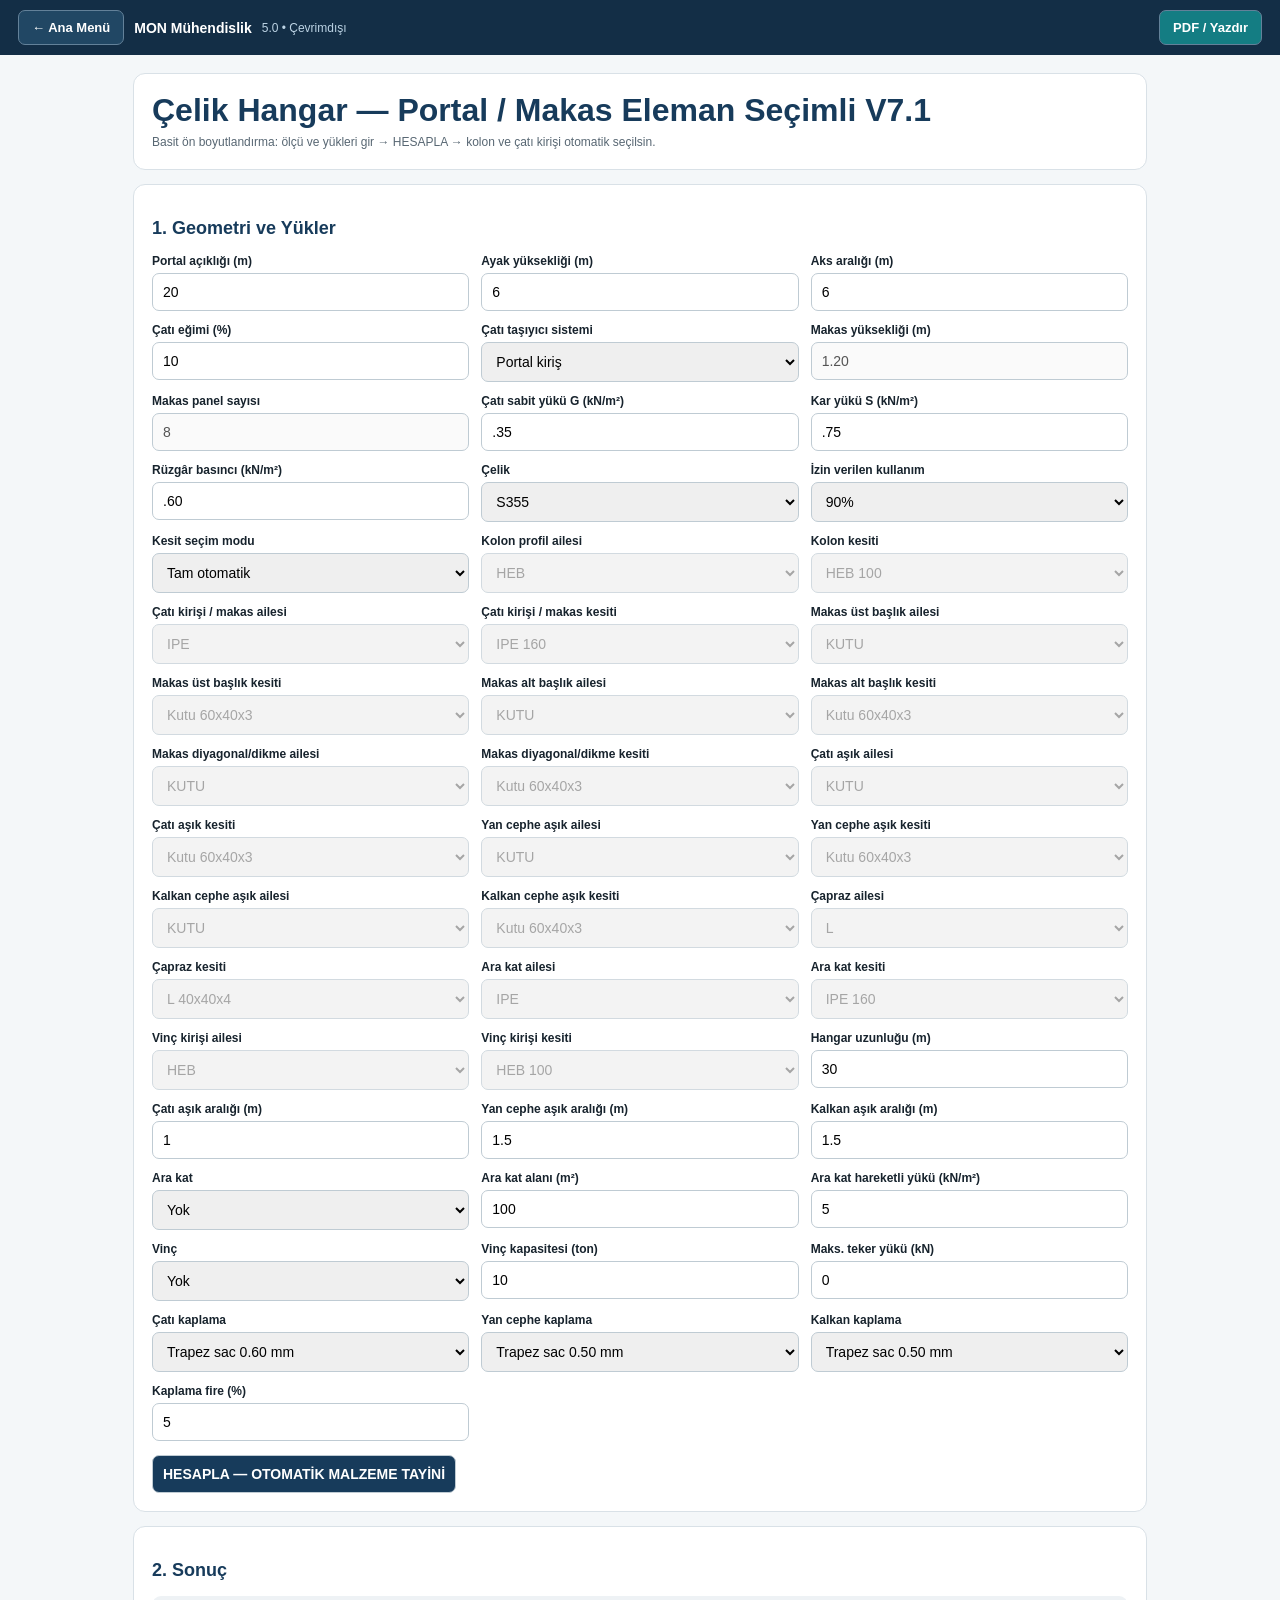
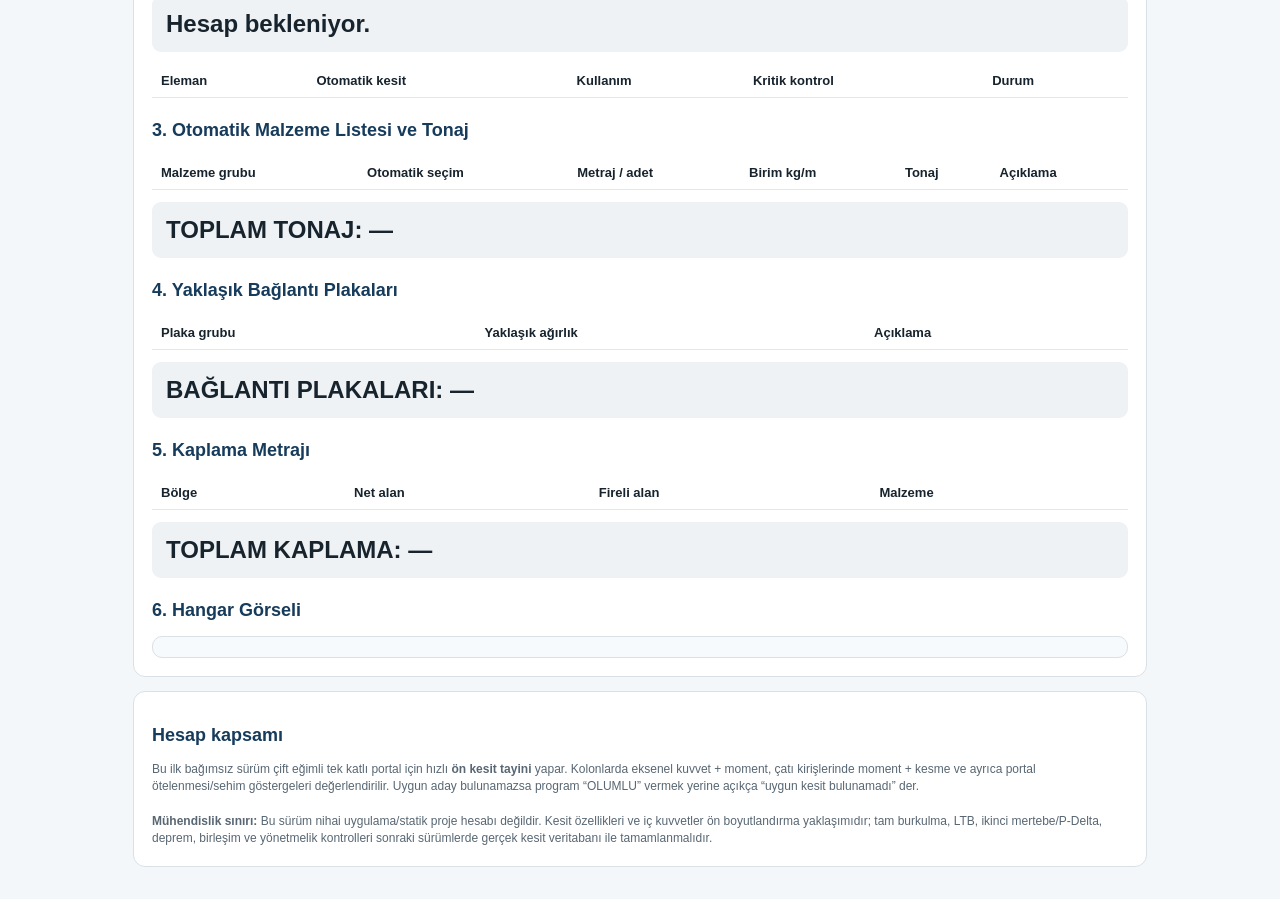
<file: 03_Endustriyel_Statik.html>
<!doctype html>
<html lang="tr">
<head>
<meta charset="utf-8"><meta name="viewport" content="width=device-width,initial-scale=1">
<title>Çelik Hangar — Portal / Makas Eleman Seçimli V7.1</title>
<style>
:root{--b:#173b5b;--g:#1f7a43;--r:#a12d24;--l:#d9e1e7}
*{box-sizing:border-box}body{font-family:Arial,sans-serif;margin:0;background:#f4f7f9;color:#17232d}
.wrap{max-width:1050px;margin:auto;padding:18px}.card{background:white;border:1px solid var(--l);border-radius:12px;padding:18px;margin-bottom:14px}
h1{margin:0 0 5px;color:var(--b)}h2{font-size:18px;color:var(--b)}.grid{display:grid;grid-template-columns:repeat(3,1fr);gap:12px}
label{font-size:12px;font-weight:700}.f{display:flex;flex-direction:column;gap:5px}input,select,button{padding:10px;border:1px solid #bfcbd3;border-radius:7px;font-size:14px}
button{background:var(--b);color:#fff;font-weight:800;cursor:pointer}.result{font-size:24px;font-weight:900;padding:14px;border-radius:9px;background:#eef2f5}
.ok{background:#eaf7ee;color:var(--g)}.bad{background:#fff0ee;color:var(--r)}
table{width:100%;border-collapse:collapse;margin-top:12px}th,td{padding:9px;border-bottom:1px solid #e1e7eb;text-align:left;font-size:13px}
.note{font-size:12px;line-height:1.45;color:#586773}.pill{font-weight:800}
@media(max-width:700px){.grid{grid-template-columns:1fr}}
</style>
<meta name="theme-color" content="#173b5b"><style>.suite-nav{padding:9px 16px;background:#173b5b;color:white;font:14px Arial,sans-serif}.suite-nav a{color:white;text-decoration:none}@media print{.suite-nav{display:none!important}}</style>
<link rel="manifest" href="manifest.webmanifest"><link rel="stylesheet" href="desktop.css">
</head>
<body data-mon-module="statik"><div class="wrap">
<div class="card"><h1>Çelik Hangar — Portal / Makas Eleman Seçimli V7.1</h1>
<div class="note">Basit ön boyutlandırma: ölçü ve yükleri gir → HESAPLA → kolon ve çatı kirişi otomatik seçilsin.</div></div>

<div class="card mon-stat-inputs"><h2>1. Geometri ve Yükler</h2><div class="grid">
<div class="f"><label>Portal açıklığı (m)</label><input id="W" type="number" value="20" step=".1"></div>
<div class="f"><label>Ayak yüksekliği (m)</label><input id="H" type="number" value="6" step=".1"></div>
<div class="f"><label>Aks aralığı (m)</label><input id="B" type="number" value="6" step=".1"></div>
<div class="f"><label>Çatı eğimi (%)</label><input id="S" type="number" value="10" step=".5"></div>
<div class="f"><label>Çatı taşıyıcı sistemi</label><select id="roofSystem" onchange="toggleTruss()"><option value="portal" selected>Portal kiriş</option><option value="truss">Makas</option></select></div>
<div class="f"><label>Makas yüksekliği (m)</label><input id="trussDepth" type="number" value="1.20" step=".1" disabled></div>
<div class="f"><label>Makas panel sayısı</label><input id="trussPanels" type="number" value="8" step="2" min="4" disabled></div>
<div class="f"><label>Çatı sabit yükü G (kN/m²)</label><input id="G" type="number" value=".35" step=".05"></div>
<div class="f"><label>Kar yükü S (kN/m²)</label><input id="Snow" type="number" value=".75" step=".05"></div>
<div class="f"><label>Rüzgâr basıncı (kN/m²)</label><input id="Wind" type="number" value=".60" step=".05"></div>
<div class="f"><label>Çelik</label><select id="grade"><option>S235</option><option>S275</option><option selected>S355</option></select></div>
<div class="f"><label>İzin verilen kullanım</label><select id="limit"><option value=".85">85%</option><option value=".90" selected>90%</option><option value=".95">95%</option></select></div>
<div class="f"><label>Kesit seçim modu</label><select id="sectionMode" onchange="toggleManual()"><option value="auto" selected>Tam otomatik</option><option value="manual">Kullanıcı belirlesin</option></select></div>
<div class="f"><label>Kolon profil ailesi</label><select id="famCol" onchange="fillOne('famCol','manualCol')" disabled></select></div>
<div class="f"><label>Kolon kesiti</label><select id="manualCol" disabled></select></div>
<div class="f"><label>Çatı kirişi / makas ailesi</label><select id="famBeam" onchange="fillOne('famBeam','manualBeam')" disabled></select></div>
<div class="f"><label>Çatı kirişi / makas kesiti</label><select id="manualBeam" disabled></select></div>
<div class="f trussCtl"><label>Makas üst başlık ailesi</label><select id="famTop" onchange="fillOne('famTop','manualTop')" disabled></select></div>
<div class="f trussCtl"><label>Makas üst başlık kesiti</label><select id="manualTop" disabled></select></div>
<div class="f trussCtl"><label>Makas alt başlık ailesi</label><select id="famBottom" onchange="fillOne('famBottom','manualBottom')" disabled></select></div>
<div class="f trussCtl"><label>Makas alt başlık kesiti</label><select id="manualBottom" disabled></select></div>
<div class="f trussCtl"><label>Makas diyagonal/dikme ailesi</label><select id="famWeb" onchange="fillOne('famWeb','manualWeb')" disabled></select></div>
<div class="f trussCtl"><label>Makas diyagonal/dikme kesiti</label><select id="manualWeb" disabled></select></div>
<div class="f"><label>Çatı aşık ailesi</label><select id="famRoof" onchange="fillOne('famRoof','manualRoof')" disabled></select></div>
<div class="f"><label>Çatı aşık kesiti</label><select id="manualRoof" disabled></select></div>
<div class="f"><label>Yan cephe aşık ailesi</label><select id="famSide" onchange="fillOne('famSide','manualSide')" disabled></select></div>
<div class="f"><label>Yan cephe aşık kesiti</label><select id="manualSide" disabled></select></div>
<div class="f"><label>Kalkan cephe aşık ailesi</label><select id="famGable" onchange="fillOne('famGable','manualGable')" disabled></select></div>
<div class="f"><label>Kalkan cephe aşık kesiti</label><select id="manualGable" disabled></select></div>
<div class="f"><label>Çapraz ailesi</label><select id="famBrace" onchange="fillOne('famBrace','manualBrace')" disabled></select></div>
<div class="f"><label>Çapraz kesiti</label><select id="manualBrace" disabled></select></div>
<div class="f"><label>Ara kat ailesi</label><select id="famMezz" onchange="fillOne('famMezz','manualMezz')" disabled></select></div>
<div class="f"><label>Ara kat kesiti</label><select id="manualMezz" disabled></select></div>
<div class="f"><label>Vinç kirişi ailesi</label><select id="famCrane" onchange="fillOne('famCrane','manualCrane')" disabled></select></div>
<div class="f"><label>Vinç kirişi kesiti</label><select id="manualCrane" disabled></select></div>

<div class="f"><label>Hangar uzunluğu (m)</label><input id="Len" type="number" value="30" step=".1"></div>
<div class="f"><label>Çatı aşık aralığı (m)</label><input id="roofPurlinSp" type="number" value="1" step=".1"></div>
<div class="f"><label>Yan cephe aşık aralığı (m)</label><input id="sideGirtSp" type="number" value="1.5" step=".1"></div>
<div class="f"><label>Kalkan aşık aralığı (m)</label><input id="gableGirtSp" type="number" value="1.5" step=".1"></div>
<div class="f"><label>Ara kat</label><select id="mezzOn"><option value="0" selected>Yok</option><option value="1">Var</option></select></div>
<div class="f"><label>Ara kat alanı (m²)</label><input id="mezzArea" type="number" value="100" step="1"></div>
<div class="f"><label>Ara kat hareketli yükü (kN/m²)</label><input id="mezzQ" type="number" value="5" step=".5"></div>
<div class="f"><label>Vinç</label><select id="craneOn"><option value="0" selected>Yok</option><option value="1">Var</option></select></div>
<div class="f"><label>Vinç kapasitesi (ton)</label><input id="craneCap" type="number" value="10" step=".5"></div>
<div class="f"><label>Maks. teker yükü (kN)</label><input id="wheelMax" type="number" value="0" step="1" placeholder="Üretici verisi"></div>
<div class="f"><label>Çatı kaplama</label><select id="roofClad"><option>Trapez sac 0.60 mm</option><option>Sandviç panel</option></select></div>
<div class="f"><label>Yan cephe kaplama</label><select id="sideClad"><option>Trapez sac 0.50 mm</option><option>Sandviç panel</option></select></div>
<div class="f"><label>Kalkan kaplama</label><select id="gableClad"><option>Trapez sac 0.50 mm</option><option>Sandviç panel</option></select></div>
<div class="f"><label>Kaplama fire (%)</label><input id="cladWaste" type="number" value="5" step="1"></div>
</div><div style="margin-top:14px"><button onclick="design()">HESAPLA — OTOMATİK MALZEME TAYİNİ</button></div></div>

<div class="card mon-stat-results"><h2>2. Sonuç</h2><div id="overall" class="result">Hesap bekleniyor.</div>
<table><thead><tr><th>Eleman</th><th>Otomatik kesit</th><th>Kullanım</th><th>Kritik kontrol</th><th>Durum</th></tr></thead><tbody id="body"></tbody></table>
<div id="why" class="note" style="margin-top:12px"></div>
<h2 style="margin-top:22px">3. Otomatik Malzeme Listesi ve Tonaj</h2>
<table><thead><tr><th>Malzeme grubu</th><th>Otomatik seçim</th><th>Metraj / adet</th><th>Birim kg/m</th><th>Tonaj</th><th>Açıklama</th></tr></thead><tbody id="matBody"></tbody></table>
<div id="totalTon" class="result" style="margin-top:12px">TOPLAM TONAJ: —</div>
<div id="tonExplain" class="note" style="margin-top:10px"></div>

<h2 style="margin-top:22px">4. Yaklaşık Bağlantı Plakaları</h2>
<table><thead><tr><th>Plaka grubu</th><th>Yaklaşık ağırlık</th><th>Açıklama</th></tr></thead><tbody id="plateBody"></tbody></table>
<div id="plateTotal" class="result" style="margin-top:12px">BAĞLANTI PLAKALARI: —</div>

<h2 style="margin-top:22px">5. Kaplama Metrajı</h2>
<table><thead><tr><th>Bölge</th><th>Net alan</th><th>Fireli alan</th><th>Malzeme</th></tr></thead><tbody id="cladBody"></tbody></table>
<div id="cladTotal" class="result" style="margin-top:12px">TOPLAM KAPLAMA: —</div>

<h2 style="margin-top:22px">6. Hangar Görseli</h2>
<div id="hangarVisual" style="background:#f7fafc;border:1px solid #d9e1e7;border-radius:10px;padding:10px"></div>
</div>

<div class="card"><h2>Hesap kapsamı</h2><div class="note">
Bu ilk bağımsız sürüm çift eğimli tek katlı portal için hızlı <b>ön kesit tayini</b> yapar. Kolonlarda eksenel kuvvet + moment, çatı kirişlerinde moment + kesme ve ayrıca portal ötelenmesi/sehim göstergeleri değerlendirilir. Uygun aday bulunamazsa program “OLUMLU” vermek yerine açıkça “uygun kesit bulunamadı” der.<br><br>
<b>Mühendislik sınırı:</b> Bu sürüm nihai uygulama/statik proje hesabı değildir. Kesit özellikleri ve iç kuvvetler ön boyutlandırma yaklaşımıdır; tam burkulma, LTB, ikinci mertebe/P-Delta, deprem, birleşim ve yönetmelik kontrolleri sonraki sürümlerde gerçek kesit veritabanı ile tamamlanmalıdır.
</div></div>
</div>
<script>
const DB={
IPE:[["IPE 160",15.8,160],["IPE 180",18.8,180],["IPE 200",22.4,200],["IPE 220",26.2,220],["IPE 240",30.7,240],["IPE 270",36.1,270],["IPE 300",42.2,300],["IPE 330",49.1,330],["IPE 360",57.1,360],["IPE 400",66.3,400],["IPE 450",77.6,450],["IPE 500",90.7,500],["IPE 550",106,550],["IPE 600",122,600]],
HEA:[["HEA 100",16.7,96],["HEA 120",19.9,114],["HEA 140",24.7,133],["HEA 160",30.4,152],["HEA 180",35.5,171],["HEA 200",42.3,190],["HEA 220",50.5,210],["HEA 240",60.3,230],["HEA 260",68.2,250],["HEA 280",76.4,270],["HEA 300",88.3,290],["HEA 320",97.6,310],["HEA 340",105,330],["HEA 360",112,350],["HEA 400",125,390],["HEA 450",140,440],["HEA 500",155,490],["HEA 550",166,540],["HEA 600",178,590]],
HEB:[["HEB 100",20.4,100],["HEB 120",26.7,120],["HEB 140",33.7,140],["HEB 160",42.6,160],["HEB 180",51.2,180],["HEB 200",61.3,200],["HEB 220",71.5,220],["HEB 240",83.2,240],["HEB 260",93,260],["HEB 280",103,280],["HEB 300",117,300],["HEB 320",127,320],["HEB 340",134,340],["HEB 360",142,360],["HEB 400",155,400],["HEB 450",171,450],["HEB 500",187,500],["HEB 550",199,550],["HEB 600",212,600]],
UPE:[["UPE 80",7.9,80],["UPE 100",9.8,100],["UPE 120",12.1,120],["UPE 140",14.5,140],["UPE 160",17.0,160],["UPE 180",19.7,180],["UPE 200",22.8,200],["UPE 220",26.6,220],["UPE 240",30.2,240],["UPE 270",35.8,270],["UPE 300",44.4,300],["UPE 330",53.2,330],["UPE 360",61.2,360],["UPE 400",72.2,400]],
UPN:[["UPN 80",8.6,80],["UPN 100",10.6,100],["UPN 120",13.4,120],["UPN 140",16.0,140],["UPN 160",18.8,160],["UPN 180",22.0,180],["UPN 200",25.3,200],["UPN 220",29.4,220],["UPN 240",33.2,240],["UPN 260",37.9,260],["UPN 280",41.8,280],["UPN 300",46.2,300]],
KUTU:[["Kutu 60x40x3",4.39,60],["Kutu 80x40x3",5.33,80],["Kutu 100x50x3",6.76,100],["Kutu 120x60x4",10.7,120],["Kutu 140x80x4",13.8,140],["Kutu 160x80x5",18.1,160],["Kutu 200x100x5",22.8,200],["Kutu 250x150x6",35.8,250],["Kutu 300x200x8",60.3,300]],
L:[["L 40x40x4",2.42,40],["L 50x50x5",3.77,50],["L 60x60x6",5.42,60],["L 70x70x7",7.38,70],["L 80x80x8",9.63,80],["L 100x100x10",15.0,100]]
};
function n(id){return +document.getElementById(id).value||0}
function props(x,fam){let A=x[1]/7850*1e6,h=x[2],c=fam==="IPE"?.82:fam==="HEA"?.92:fam==="HEB"?1.08:fam==="UPE"||fam==="UPN"?.65:fam==="KUTU"?.72:.55;return{name:x[0],A,Wel:c*A*h/4,Av:.42*A,h,kg:x[1]}}
function chooseAuto(fam,Nk,Mk,Vk,fy,lim,serviceCheck){
 let last=null;
 for(const x of DB[fam]){
   let p=props(x,fam),un=Nk*1000/(p.A*fy),um=Mk*1e6/(p.Wel*fy),uv=Vk*1000/(p.Av*fy/Math.sqrt(3));
   let u=Math.max(un+um,uv), strengthOK=u<=lim;
   let svc=serviceCheck?serviceCheck(p):{ok:true,value:0,limit:0,label:""};
   last={p,u,un,um,uv,svc,strengthOK,ok:strengthOK&&svc.ok};
   if(last.ok)return last;
 }
 return {...last,ok:false}
}
function pct(x){return (x*100).toFixed(1)+"%"}
const FAMILIES=["IPE","HEA","HEB","UPE","UPN","KUTU","L"];
function fillOne(fid,sid){
 let f=document.getElementById(fid).value||"IPE",s=document.getElementById(sid);
 s.innerHTML=(DB[f]||[]).map(x=>`<option>${x[0]}</option>`).join("");
}
function fillManualSections(){
 ["famCol","famBeam","famTop","famBottom","famWeb","famRoof","famSide","famGable","famBrace","famMezz","famCrane"].forEach(id=>{
   let e=document.getElementById(id);e.innerHTML=FAMILIES.map(f=>`<option>${f}</option>`).join("");
 });
 document.getElementById("famCol").value="HEB";
 document.getElementById("famBeam").value="IPE";
 document.getElementById("famTop").value="KUTU";
 document.getElementById("famBottom").value="KUTU";
 document.getElementById("famWeb").value="KUTU";
 document.getElementById("famRoof").value="KUTU";
 document.getElementById("famSide").value="KUTU";
 document.getElementById("famGable").value="KUTU";
 document.getElementById("famBrace").value="L";
 document.getElementById("famMezz").value="IPE";
 document.getElementById("famCrane").value="HEB";
 [["famCol","manualCol"],["famBeam","manualBeam"],["famTop","manualTop"],["famBottom","manualBottom"],["famWeb","manualWeb"],["famRoof","manualRoof"],["famSide","manualSide"],["famGable","manualGable"],["famBrace","manualBrace"],["famMezz","manualMezz"],["famCrane","manualCrane"]].forEach(x=>fillOne(x[0],x[1]));
}
function toggleTruss(){
 let tr=document.getElementById("roofSystem").value==="truss";
 document.getElementById("trussDepth").disabled=!tr;
 document.getElementById("trussPanels").disabled=!tr;
 toggleManual();
}
function toggleManual(){
 let manual=document.getElementById("sectionMode").value==="manual";
 let tr=document.getElementById("roofSystem").value==="truss";
 ["famCol","manualCol","famRoof","manualRoof","famSide","manualSide","famGable","manualGable","famBrace","manualBrace","famMezz","manualMezz","famCrane","manualCrane"].forEach(id=>document.getElementById(id).disabled=!manual);
 ["famBeam","manualBeam"].forEach(id=>document.getElementById(id).disabled=!(manual&&!tr));
 ["famTop","manualTop","famBottom","manualBottom","famWeb","manualWeb"].forEach(id=>document.getElementById(id).disabled=!(manual&&tr));
}
function evaluateFixed(fam,name,Nk,Mk,Vk,fy,lim,serviceCheck){
 let x=DB[fam].find(z=>z[0]===name) || DB[fam][0],p=props(x,fam);
 let un=Nk*1000/(p.A*fy),um=Mk*1e6/(p.Wel*fy),uv=Vk*1000/(p.Av*fy/Math.sqrt(3)),u=Math.max(un+um,uv);
 let svc=serviceCheck?serviceCheck(p):{ok:true,value:0,limit:0,label:""};
 return {p,u,un,um,uv,svc,strengthOK:u<=lim,ok:u<=lim&&svc.ok};
}
function design(){
 let W=n("W"),H=n("H"),B=n("B"),s=n("S")/100,G=n("G"),S=n("Snow"),wind=n("Wind"),lim=n("limit");
 let fy={S235:235,S275:275,S355:355}[document.getElementById("grade").value]||355;
 if(![W,H,B,n("Len")].every(x=>Number.isFinite(x)&&x>0)){alert("Geometri değerlerini kontrol edin.");return}
 let L=Math.hypot(W/2,W/2*s),q=(G+S)*B;
 // Conservative preliminary portal force envelopes, intentionally transparent.
 let Mbeam=q*L*L/8, Vbeam=q*L/2;
 let Vwind=wind*B*H, Mcol=Vwind*H/2 + Mbeam*.55;
 let Ncol=q*L + (G*B*H*.12);
 let Vcol=Vwind;
 // V4: automatic selection includes strength AND serviceability in the same loop.
 let E=210000, beamDefLimit=L*1000/250, colDriftLimit=H*1000/250;
 let manual=document.getElementById("sectionMode").value==="manual";
 let beamCheck=function(p){
   let I=p.Wel*p.h/2,d=5*q*Math.pow(L*1000,4)/(384*E*I);
   return {ok:d<=beamDefLimit,value:d,limit:beamDefLimit,label:"çatı sehimi"};
 };
 let colCheck=function(p){
   let I=p.Wel*p.h/2,d=(Vwind*1000)*Math.pow(H*1000,3)/(3*E*I);
   return {ok:d<=colDriftLimit,value:d,limit:colDriftLimit,label:"portal ötelenmesi"};
 };
 let beam=manual?evaluateFixed(document.getElementById("famBeam").value,document.getElementById("manualBeam").value,0,Mbeam,Vbeam,fy,lim,beamCheck):chooseAuto("IPE",0,Mbeam,Vbeam,fy,lim,beamCheck);
 let col=manual?evaluateFixed(document.getElementById("famCol").value,document.getElementById("manualCol").value,Ncol,Mcol,Vcol,fy,lim,colCheck):chooseAuto("HEB",Ncol,Mcol,Vcol,fy,lim,colCheck);
 let def=beam.svc.value, drift=col.svc.value;
 let defOK=beam.svc.ok, driftOK=col.svc.ok;
 let ok=col.ok&&beam.ok;
 // In truss mode the current global portal check remains a preliminary envelope;
 // material list is split into chord/web members below.
 let rows=[
 ["Kolon",col.p.name,pct(col.u),!col.strengthOK?"N+M / kesme":(!driftOK?"Yatay ötelenme":"Tüm ön kontroller"),col.ok],
 [document.getElementById("roofSystem").value==="truss"?"Makas global ön kontrol":"Çatı kirişi",document.getElementById("roofSystem").value==="truss"?"Üst/alt/diyagonal ayrı tayin":beam.p.name,pct(beam.u),!beam.strengthOK?"Global dayanım göstergesi":(!defOK?"Düşey sehim":"Tüm ön kontroller"),beam.ok]
 ];
 document.getElementById("body").innerHTML=rows.map(r=>`<tr><td>${r[0]}</td><td><b>${r[1]}</b></td><td>${r[2]}</td><td>${r[3]}</td><td class="pill">${r[4]?"OLUMLU ✓":"OLUMSUZ ✕"}</td></tr>`).join("");
 let reasons=[];
 if(!col.ok) reasons.push(`${manual?"Kullanıcının seçtiği":"Otomatik taramadaki"} ${col.p.name} kolon kontrolü sağlanamadı`+(col.strengthOK?` — ötelenme ${drift.toFixed(1)} mm > ${colDriftLimit.toFixed(1)} mm`:` — dayanım kullanımı ${pct(col.u)}`));
 if(!beam.ok) reasons.push(`${manual?"Kullanıcının seçtiği":"Otomatik taramadaki"} ${beam.p.name} çatı kirişi kontrolü sağlanamadı`+(beam.strengthOK?` — sehim ${def.toFixed(1)} mm > ${beamDefLimit.toFixed(1)} mm`:` — dayanım kullanımı ${pct(beam.u)}`));
 let o=document.getElementById("overall");o.className="result "+(ok?"ok":"bad");o.innerHTML=ok?"ÖN STATİK SONUÇ: OLUMLU ✓":"ÖN STATİK SONUÇ: OLUMSUZ ✕";
 document.getElementById("why").innerHTML=(ok?`${manual?"Kullanıcı kesit kontrolü":"Otomatik tayin"} tamamlandı: dayanım + sehim/ötelenme kontrol edildi. Kolon <b>${col.p.name}</b>, çatı kirişi <b>${beam.p.name}</b>. Kritik dayanım kullanımı: ${pct(Math.max(col.u,beam.u))}.`:`<b>Olumsuzluk nedeni:</b> ${reasons.join(" · ")}`)+`<br>Kontrol göstergeleri: çatı sehimi ${def.toFixed(1)} mm; portal ötelenmesi ${drift.toFixed(1)} mm.`;

 // Rapor, seçilmeyen portal kirişini gerçek makas doğrulaması gibi sunmamalı.
 const missingChecks=[];
 if(document.getElementById("roofSystem").value==="truss")missingChecks.push("Makas başlık/diyagonal dayanımı ve burkulması için eleman bazında statik kontrol yapılmadı; gösterge eşdeğer portal kirişine aittir.");
 if(document.getElementById("mezzOn").value==="1")missingChecks.push("Ara kat için yalnızca yaklaşık metraj hesaplandı.");
 if(document.getElementById("craneOn").value==="1")missingChecks.push("Vinç yolu için yalnızca yaklaşık metraj hesaplandı.");
 if(missingChecks.length){
  if(ok){o.className="result";o.textContent="ÖN KONTROL: KISMİ — TÜM ELEMANLAR DOĞRULANMADI";}
  document.getElementById("why").innerHTML+="<br><b>Eksik kontroller:</b> "+missingChecks.join(" ");
 }
 // --- Otomatik ikincil eleman + tonaj ön metrajı ---
 let Len=n("Len"),bays=Math.max(1,Math.ceil(Len/B)),frames=bays+1;
 let roofSp=Math.max(.5,n("roofPurlinSp")),sideSp=Math.max(.5,n("sideGirtSp")),gabSp=Math.max(.5,n("gableGirtSp"));
 let roofLines=Math.ceil(L/roofSp)*2, sideLines=Math.ceil(H/sideSp)*2, gableLines=Math.ceil(H/gabSp)*2+Math.ceil((W/2*s)/gabSp)*2;
 // Simple automatic secondary selections by tributary load/span. Conservative discrete catalogue for preliminary tonnage.
 function secAuto(kind,load,span){
   let z=load*span*span;
   if(kind==="roof") return z<18?["Kutu 60x40x3",4.39]:z<32?["Kutu 80x40x3",5.33]:z<50?["Kutu 100x50x3",6.76]:["UPE 120",12.1];
   if(kind==="wall") return z<12?["Kutu 60x40x2.5",3.72]:z<25?["Kutu 80x40x3",5.33]:["UPE 100",10.6];
   return ["L 50x50x5",3.77];
 }
 let rp=secAuto("roof",(G+S)*roofSp,B), sg=secAuto("wall",wind*sideSp,B), gg=secAuto("wall",wind*gabSp,B);
 let brace=secAuto("brace",0,0);
 if(manual){
   function pick(fid,sid){let f=document.getElementById(fid).value,nm=document.getElementById(sid).value,x=(DB[f]||[]).find(z=>z[0]===nm);return x?[x[0],x[1]]:["—",0]}
   rp=pick("famRoof","manualRoof"); sg=pick("famSide","manualSide"); gg=pick("famGable","manualGable"); brace=pick("famBrace","manualBrace");
 }
 let colLen=2*H*frames, beamLen=2*L*frames;
 let roofLen=roofLines*Len, sideLen=sideLines*Len, gableLen=gableLines*W;
 let braceBays=Math.ceil(bays/2), braceLen=braceBays*2*Math.hypot(B,W/2);
 let isTruss=document.getElementById("roofSystem").value==="truss",td=Math.max(.4,n("trussDepth")),pan=Math.max(4,Math.round(n("trussPanels")||8));
 let topLen=2*L*frames, bottomLen=W*frames;
 let panelW=W/pan, diagOne=Math.hypot(panelW,td), webLen=((pan+1)*td+pan*diagOne)*frames;
 function autoTruss(kind){
   let span=W,load=(G+S)*B,score=load*span*span/(8*Math.max(td,.4));
   if(kind==="top") return score<220?["Kutu 100x50x3",6.76]:score<420?["Kutu 120x60x4",10.7]:["HEA 160",30.4];
   if(kind==="bottom") return score<220?["Kutu 80x40x3",5.33]:score<420?["Kutu 100x50x3",6.76]:["HEA 140",24.7];
   return score<220?["Kutu 60x40x3",4.39]:score<420?["Kutu 80x40x3",5.33]:["L 80x80x8",9.63];
 }
 let mt=autoTruss("top"),mb=autoTruss("bottom"),mw=autoTruss("web");
 if(manual&&isTruss){mt=pick("famTop","manualTop");mb=pick("famBottom","manualBottom");mw=pick("famWeb","manualWeb");}
 let items=[
   ["Ana kolon",col.p.name,colLen,col.p.kg,"2 kolon × "+frames+" portal"]
 ];
 if(isTruss){
   items.push(["Makas üst başlık",mt[0],topLen,mt[1],"2 eğimli üst başlık × "+frames+" makas"]);
   items.push(["Makas alt başlık",mb[0],bottomLen,mb[1],"Alt başlık × "+frames+" makas"]);
   items.push(["Makas diyagonal/dikme",mw[0],webLen,mw[1],pan+" panel · diyagonal + dikmeler"]);
 } else {
   items.push(["Çatı ana kirişi",beam.p.name,beamLen,beam.p.kg,"2 mertek × "+frames+" portal"]);
 }
 items.push(

   ["Çatı aşıkları",rp[0],roofLen,rp[1],roofLines+" hat × "+Len.toFixed(1)+" m"],
   ["Yan cephe aşıkları",sg[0],sideLen,sg[1],sideLines+" hat × "+Len.toFixed(1)+" m"],
   ["Kalkan cephe aşıkları",gg[0],gableLen,gg[1],gableLines+" hat × "+W.toFixed(1)+" m"],
   ["Çatı çaprazları",brace[0],braceLen,brace[1],braceBays+" çaprazlı aks aralığı"]
 );
 if(document.getElementById("mezzOn").value==="1"){
   let area=n("mezzArea"),mq=n("mezzQ"),kgm2=mq<=3?18:mq<=5?24:32;
   if(manual){
     let f=document.getElementById("famMezz").value,nm=document.getElementById("manualMezz").value,x=DB[f].find(z=>z[0]===nm);
     let approxLen=area/3.0; items.push(["Ara kat ana/ara kirişleri",nm,approxLen,x[1],"Kullanıcı kesiti · yaklaşık 3 m tributary düzeni"]);
   } else items.push(["Ara kat çeliği","Otomatik kiriş/kolon grubu",area,kgm2,"Ön metraj: "+kgm2+" kg/m² × "+area.toFixed(0)+" m²"]);
 }
 if(document.getElementById("craneOn").value==="1"){
   let cap=n("craneCap"),wm=n("wheelMax"),kgpm=cap<=5?45:cap<=10?65:cap<=20?90:120,crName="Otomatik vinç kirişi";
   if(manual){let f=document.getElementById("famCrane").value,nm=document.getElementById("manualCrane").value,x=DB[f].find(z=>z[0]===nm);kgpm=x[1];crName=nm}
   items.push(["Vinç yolu kirişi",crName,2*Len,kgpm,(wm>0?"Maks. teker "+wm.toFixed(0)+" kN":"Teker yükü girilmedi — ön metraj")]);
   items.push(["Vinç konsol/takviye","Plaka + profil",frames*2,cap<=10?18:28,"Portal başına 2 konsol için ön ağırlık"]);
 }
 let total=0,tbody="";
 items.forEach(function(it){
   let ton=it[2]*it[3]/1000;total+=ton;
   tbody+=`<tr><td>${it[0]}</td><td><b>${it[1]}</b></td><td>${it[2].toFixed(1)} ${it[0]==="Ara kat çeliği"?"m²":it[0].includes("konsol")?"adet":"m"}</td><td>${it[3].toFixed(2)}</td><td><b>${ton.toFixed(3)} t</b></td><td>${it[4]}</td></tr>`;
 });
 document.getElementById("matBody").innerHTML=tbody;
 document.getElementById("totalTon").innerHTML=`TOPLAM ÇELİK TONAJI: ${total.toFixed(3)} ton`;
 document.getElementById("tonExplain").innerHTML=`Portal sayısı: <b>${frames}</b> · Aks adedi: <b>${bays}</b> · Hangar uzunluğu: <b>${Len.toFixed(1)} m</b>. Profil tonajı; ana taşıyıcılar + ikincil elemanlar`+(document.getElementById("mezzOn").value==="1"?" + ara kat":"")+(document.getElementById("craneOn").value==="1"?" + vinç yolu/konsollar":"")+` toplamıdır.`;

 // Yaklaşık bağlantı plakası tonajı — profil tonajından ayrı gösterilir.
 let mainTon=(colLen*col.p.kg+(isTruss?(topLen*mt[1]+bottomLen*mb[1]+webLen*mw[1]):beamLen*beam.p.kg))/1000;
 let secTon=(roofLen*rp[1]+sideLen*sg[1]+gableLen*gg[1]+braceLen*brace[1])/1000;
 let pBase=mainTon*.035, pKnee=mainTon*.028, pRidge=mainTon*.012, pBrace=secTon*.018;
 let pMezz=document.getElementById("mezzOn").value==="1"? total*.012:0;
 let pCrane=document.getElementById("craneOn").value==="1"? total*.015:0;
 let pTot=pBase+pKnee+pRidge+pBrace+pMezz+pCrane;
 let plates=[
  ["Kolon taban plakaları",pBase,"Taban levhası + rijitleştirici için yaklaşık pay"],
  ["Kolon-kiriş / diz birleşimleri",pKnee,"Uç levha, haunch ve rijitleştiriciler için yaklaşık pay"],
  ["Mahya birleşim plakaları",pRidge,"Mahya ek levhaları için yaklaşık pay"],
  ["Çapraz bağlantı/gusset plakaları",pBrace,"Çatı çapraz bağlantıları için yaklaşık pay"]
 ];
 if(pMezz) plates.push(["Ara kat bağlantı plakaları",pMezz,"Ara kat kiriş/kolon bağlantıları için yaklaşık pay"]);
 if(pCrane) plates.push(["Vinç bağlantı/takviye plakaları",pCrane,"Konsol ve vinç yolu bağlantıları için yaklaşık pay"]);
 document.getElementById("plateBody").innerHTML=plates.map(x=>`<tr><td>${x[0]}</td><td><b>${x[1].toFixed(3)} t</b></td><td>${x[2]}</td></tr>`).join("");
 document.getElementById("plateTotal").innerHTML=`YAKLAŞIK BAĞLANTI PLAKASI: ${pTot.toFixed(3)} ton · PROFİL + PLAKA: ${(total+pTot).toFixed(3)} ton`;

 // Kaplama
 let waste=1+n("cladWaste")/100;
 let roofArea=2*L*Len, sideArea=2*H*Len, gableArea=2*(W*H + .5*W*(W/2*s));
 let clad=[
  ["Çatı",roofArea,roofArea*waste,document.getElementById("roofClad").value],
  ["Yan cepheler",sideArea,sideArea*waste,document.getElementById("sideClad").value],
  ["Kalkan cepheler",gableArea,gableArea*waste,document.getElementById("gableClad").value]
 ];
 let netClad=roofArea+sideArea+gableArea, grossClad=netClad*waste;
 document.getElementById("cladBody").innerHTML=clad.map(x=>`<tr><td>${x[0]}</td><td>${x[1].toFixed(1)} m²</td><td><b>${x[2].toFixed(1)} m²</b></td><td>${x[3]}</td></tr>`).join("");
 document.getElementById("cladTotal").innerHTML=`TOPLAM KAPLAMA: ${grossClad.toFixed(1)} m² (net ${netClad.toFixed(1)} m² + %${n("cladWaste").toFixed(0)} fire)`;

 // Basit ölçekli perspektif SVG
 let svg=`<svg viewBox="0 0 900 380" width="100%" role="img" aria-label="Hangar perspektif görünüşü">
 <defs><linearGradient id="rg" x1="0" y1="0" x2="0" y2="1"><stop offset="0" stop-color="#dce8f0"/><stop offset="1" stop-color="#f8fbfd"/></linearGradient></defs>
 <rect width="900" height="380" fill="url(#rg)"/>
 <g stroke="#173b5b" stroke-width="4" fill="none">
 <path d="M150 285 L150 145 L300 85 L450 145 L450 285 Z"/>
 <path d="M450 285 L760 230 L760 115 L610 62 L300 85"/>
 <path d="M450 145 L760 115 M300 85 L610 62"/>
 </g>
 <g stroke="#607d8b" stroke-width="1.5" opacity=".7">`;
 for(let i=1;i<6;i++){let dx=i*52;svg+=`<path d="M${450+dx} ${285-i*9} L${450+dx} ${145-i*5}"/>`;}
 svg+=`</g><g font-family="Arial" fill="#173b5b" font-size="18" font-weight="700">
 <text x="135" y="325">Açıklık ${W.toFixed(1)} m</text><text x="570" y="300">Uzunluk ${Len.toFixed(1)} m</text><text x="40" y="205">Ayak ${H.toFixed(1)} m</text>
 </g></svg>`;
 document.getElementById("hangarVisual").innerHTML=svg;
}
fillManualSections();toggleTruss();
</script>
<script src="desktop.js"></script>
</body></html>
</file>
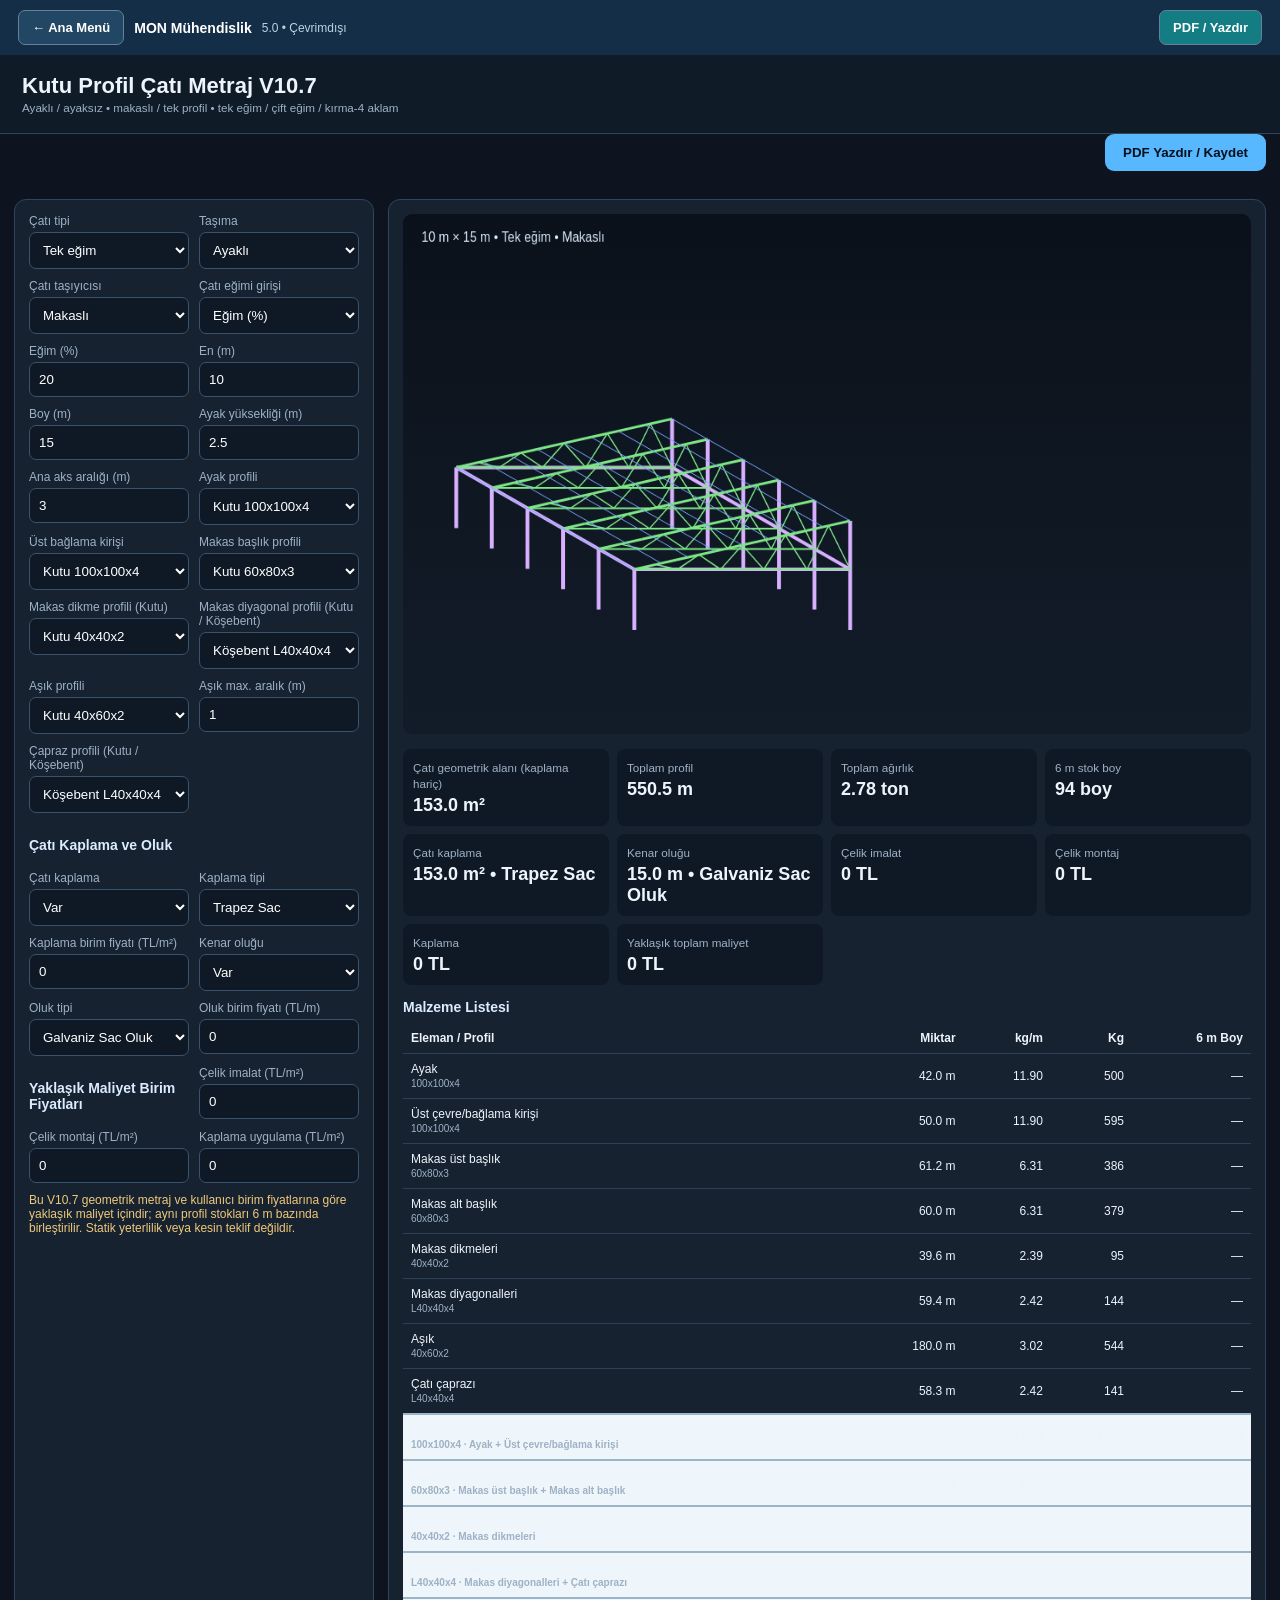
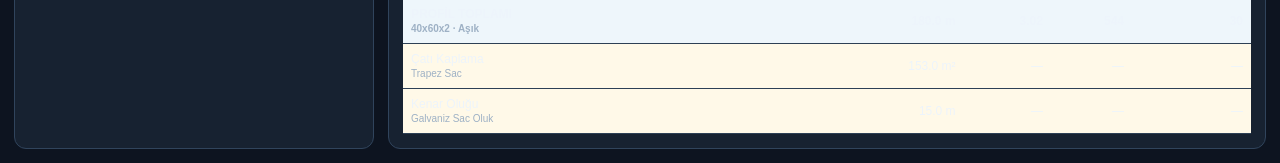
<file: 04_Kutu_Profil_Cati.html>
<!doctype html>
<html lang="tr">
<head>
<meta charset="utf-8"><meta name="viewport" content="width=device-width,initial-scale=1">
<title>Kutu Profil Çatı Metraj V10.7</title>
<style>
:root{--bg:#0d1420;--panel:#172231;--line:#30445c;--txt:#edf4fb;--muted:#9eb1c5;--acc:#57b7ff}
*{box-sizing:border-box} body{margin:0;font:14px Arial,sans-serif;background:var(--bg);color:var(--txt)}
header{padding:18px 22px;background:#101b28;border-bottom:1px solid var(--line)} h1{margin:0;font-size:22px}
small{color:var(--muted)} main{display:grid;grid-template-columns:360px 1fr;gap:14px;padding:14px}
.panel{background:var(--panel);border:1px solid var(--line);border-radius:12px;padding:14px}
.grid{display:grid;grid-template-columns:1fr 1fr;gap:10px} label{display:block;color:var(--muted);font-size:12px;margin-bottom:4px}
input,select{width:100%;padding:9px;border-radius:7px;border:1px solid #3a526c;background:#0f1926;color:white}
.full{grid-column:1/-1}.hidden{display:none!important}
canvas{width:100%;height:520px;background:linear-gradient(#0b111a,#121c29);border-radius:9px}
.stats{display:grid;grid-template-columns:repeat(4,1fr);gap:8px;margin:12px 0}.stat{background:#0f1926;padding:10px;border-radius:8px}
.stat b{display:block;font-size:18px;margin-top:4px}
table{width:100%;border-collapse:collapse;font-size:12px}th,td{padding:8px;border-bottom:1px solid #2d4055;text-align:right}th:first-child,td:first-child{text-align:left}
.note{margin-top:10px;color:#f0c879;font-size:12px}.rowtitle{margin:14px 0 8px;font-weight:bold;color:#dcecff}
.printbar{display:flex;gap:10px;justify-content:flex-end;margin:0 14px 14px}.printbtn{border:0;border-radius:9px;padding:11px 18px;background:#57b7ff;color:#06111d;font-weight:700;cursor:pointer}.printbtn:hover{filter:brightness(1.08)}
@media(max-width:900px){main{grid-template-columns:1fr}.stats{grid-template-columns:1fr 1fr}canvas{height:400px}.printbar{justify-content:stretch}.printbtn{width:100%}}
@media print{
 @page{size:A4 portrait;margin:10mm}
 :root{--bg:#fff;--panel:#fff;--line:#999;--txt:#000;--muted:#333}
 body{background:#fff;color:#000;font-size:10pt;-webkit-print-color-adjust:exact;print-color-adjust:exact}
 header{background:#fff;color:#000;padding:0 0 8mm;border-bottom:1px solid #777}
 header h1{font-size:17pt}.printbar{display:none!important}
 main{display:block;padding:0}.panel{background:#fff;color:#000;border:0;padding:0;border-radius:0}
 main>section:first-child{margin-bottom:7mm}main>section:first-child .grid{grid-template-columns:repeat(4,1fr);gap:4mm}
 label{color:#333;font-size:8pt}input,select{background:#fff;color:#000;border:1px solid #aaa;padding:4px;font-size:9pt;appearance:auto}
 .hidden{display:none!important}.note{color:#555;margin:4mm 0}.rowtitle{color:#000;margin:5mm 0 2mm}
 canvas{width:100%!important;height:auto!important;max-height:115mm;background:#fff;border:1px solid #aaa;page-break-inside:avoid}
 .stats{grid-template-columns:repeat(3,1fr);gap:2mm;margin:4mm 0;page-break-inside:avoid}.stat{background:#fff;border:1px solid #aaa;padding:5px;color:#000}.stat b{font-size:11pt}
 table{font-size:8pt;page-break-inside:auto}thead{display:table-header-group}tr{page-break-inside:avoid}th,td{border-bottom:1px solid #aaa;padding:4px;color:#000}
 section{page-break-inside:auto}
}
.subtotal td{font-weight:700;background:#eef6fb;border-top:2px solid #9bb5c8}.material-extra td{background:#fff9e8}
</style>
<link rel="stylesheet" href="desktop.css">
</head>
<body data-mon-module="kutu-cati">
<header><h1>Kutu Profil Çatı Metraj V10.7</h1><small>Ayaklı / ayaksız • makaslı / tek profil • tek eğim / çift eğim / kırma-4 aklam</small></header>
<div class="printbar"><button class="printbtn" id="printPdf" type="button">PDF Yazdır / Kaydet</button></div>
<main>
<section class="panel">
<div class="grid">
<div><label>Çatı tipi</label><select id="roof"><option value="single">Tek eğim</option><option value="gable">Çift eğim</option><option value="hip">Kırma / 4 aklam</option></select></div>
<div><label>Taşıma</label><select id="legs"><option value="yes">Ayaklı</option><option value="no">Ayaksız / teras üstü</option></select></div>
<div><label>Çatı taşıyıcısı</label><select id="system"><option value="truss">Makaslı</option><option value="beam">Tek profil</option></select></div>
<div><label>Çatı eğimi girişi</label><select id="slopeMode"><option value="percent">Eğim (%)</option><option value="rise">Çatı yükselmesi (m)</option></select></div>
<div id="slopeWrap"><label>Eğim (%)</label><input id="slope" type="number" value="20" min="0" step="1"></div>
<div id="riseWrap" class="hidden"><label>Çatı yükselmesi (m)</label><input id="riseInput" type="number" value="1" min="0" step=".1"></div>
<div><label>En (m)</label><input id="W" type="number" value="10" min="2" step=".1"></div>
<div><label>Boy (m)</label><input id="L" type="number" value="15" min="2" step=".1"></div>
<div id="legHeightWrap"><label>Ayak yüksekliği (m)</label><input id="H" type="number" value="2.5" min=".2" step=".1"></div>
<div><label>Ana aks aralığı (m)</label><input id="bay" type="number" value="3" min=".5" step=".1"></div>
<div id="legProfWrap"><label>Ayak profili</label><select id="legProf"></select></div>
<div id="ringProfWrap"><label>Üst bağlama kirişi</label><select id="ringProf"></select></div>
<div id="beamProfWrap"><label>Ana tekil profil</label><select id="beamProf"></select></div>
<div id="chordProfWrap"><label>Makas başlık profili</label><select id="chordProf"></select></div>
<div id="webProfWrap"><label>Makas dikme profili (Kutu)</label><select id="webProf"></select></div>
<div id="diagProfWrap"><label>Makas diyagonal profili (Kutu / Köşebent)</label><select id="diagProf"></select></div>
<div><label>Aşık profili</label><select id="purlinProf"></select></div>
<div><label>Aşık max. aralık (m)</label><input id="purlinSpace" type="number" value="1" min=".3" step=".1"></div>
<div><label>Çapraz profili (Kutu / Köşebent)</label><select id="braceProf"></select></div>
<div id="hipOptions" class="full">
  <div class="rowtitle">4 Aklam / Kırma Çatı Makas Düzeni</div>
  <div class="grid">
    <div><label>Y yönü orta boyuna makas</label><select id="hipMiddle"><option value="yes">Var</option><option value="no">Yok</option></select></div>
    <div><label>90° döndürülmüş opsiyonel makaslar</label><select id="hipExtra"><option value="no">Yok</option><option value="yes">Var</option></select></div>
    <div id="hipExtraCountWrap" class="hidden"><label>Opsiyonel makas adedi</label><input id="hipExtraCount" type="number" value="2" min="1" step="1"></div>
  </div>
</div>
<div class="full rowtitle">Çatı Kaplama ve Oluk</div>
<div><label>Çatı kaplama</label><select id="coverOn"><option value="yes">Var</option><option value="no">Yok</option></select></div>
<div><label>Kaplama tipi</label><select id="coverType"><option>Trapez Sac</option><option>Sandviç Panel</option><option>OSB + Membran</option><option>Diğer</option></select></div>
<div><label>Kaplama birim fiyatı (TL/m²)</label><input id="coverPrice" type="number" value="0" min="0" step="1"></div>
<div><label>Kenar oluğu</label><select id="gutterOn"><option value="yes">Var</option><option value="no">Yok</option></select></div>
<div><label>Oluk tipi</label><select id="gutterType"><option>Galvaniz Sac Oluk</option><option>PVC Oluk</option><option>Boyalı Sac Oluk</option><option>Diğer</option></select></div>
<div><label>Oluk birim fiyatı (TL/m)</label><input id="gutterPrice" type="number" value="0" min="0" step="1"></div>

<div class="rowtitle">Yaklaşık Maliyet Birim Fiyatları</div>
<div><label>Çelik imalat (TL/m²)</label><input id="steelFabPrice" type="number" value="0" min="0" step="1"></div>
<div><label>Çelik montaj (TL/m²)</label><input id="steelMountPrice" type="number" value="0" min="0" step="1"></div>
<div><label>Kaplama uygulama (TL/m²)</label><input id="coverInstallPrice" type="number" value="0" min="0" step="1"></div>

</div>
<div class="note">Bu V10.7 geometrik metraj ve kullanıcı birim fiyatlarına göre yaklaşık maliyet içindir; aynı profil stokları 6 m bazında birleştirilir. Statik yeterlilik veya kesin teklif değildir.</div>
</section>
<section>
<div class="panel">
<canvas id="cv" width="1100" height="600"></canvas>
<div class="stats">
<div class="stat"><small>Çatı geometrik alanı (kaplama hariç)</small><b id="area">-</b></div>
<div class="stat"><small>Toplam profil</small><b id="meters">-</b></div>
<div class="stat"><small>Toplam ağırlık</small><b id="weight">-</b></div>
<div class="stat"><small>6 m stok boy</small><b id="stocks">-</b></div>
<div class="stat"><small>Çatı kaplama</small><b id="coverOut">-</b></div>
<div class="stat"><small>Kenar oluğu</small><b id="gutterOut">-</b></div>
<div class="stat"><small>Çelik imalat</small><b id="steelFabOut">-</b></div>
<div class="stat"><small>Çelik montaj</small><b id="steelMountOut">-</b></div>
<div class="stat"><small>Kaplama</small><b id="coverCostOut">-</b></div>
<div class="stat"><small>Yaklaşık toplam maliyet</small><b id="grandCostOut">-</b></div>
</div>
<div class="rowtitle">Malzeme Listesi</div>
<div style="overflow:auto"><table><thead><tr><th>Eleman / Profil</th><th>Miktar</th><th>kg/m</th><th>Kg</th><th>6 m Boy</th></tr></thead><tbody id="tbody"></tbody></table></div>
</div>
</section>
</main>
<script>
const profiles={
"20x20x1.5":0.87,"25x25x1.5":1.10,"30x30x1.5":1.34,"30x30x2":1.76,
"40x20x1.5":1.34,"40x20x2":1.76,"40x40x1.5":1.81,"40x40x2":2.39,"40x40x3":3.48,"40x60x2":3.02,"40x60x3":4.43,
"50x30x2":2.39,"50x40x2":2.70,"50x50x2":3.02,"50x50x3":4.43,
"60x30x2":2.70,"60x40x2":3.02,"60x40x3":4.43,"60x60x2":3.65,"60x60x3":5.37,"60x60x4":6.95,
"70x70x3":6.31,"70x70x4":8.21,"80x40x2":3.65,"80x40x3":5.37,"80x40x4":6.95,
"60x80x3":6.31,"60x80x4":8.21,"80x60x3":6.31,"80x60x4":8.21,"80x80x2":4.90,"80x80x3":7.25,"80x80x4":9.46,"80x80x5":11.60,
"100x40x2":4.27,"100x40x3":6.31,"100x50x3":6.78,"100x50x4":8.84,
"100x60x3":7.25,"100x60x4":9.46,"100x80x3":8.20,"100x80x4":10.70,
"100x100x3":9.14,"100x100x4":11.90,"100x100x5":14.60,"100x100x6":17.20,
"120x60x3":8.20,"120x60x4":10.70,"120x80x4":11.90,"120x80x5":14.60,
"120x120x4":14.40,"120x120x5":17.70,"120x120x6":20.90,
"140x80x4":13.20,"140x80x5":16.20,"150x50x3":9.14,"150x50x4":11.90,
"100x150x4":15.10,"100x150x5":18.50,"150x100x4":15.10,"150x100x5":18.50,"150x150x4":18.20,"150x150x5":22.40,"150x150x6":26.60,
"160x80x4":14.40,"160x80x5":17.70,"160x100x4":15.70,"160x100x5":19.30,
"180x100x4":17.00,"180x100x5":20.90,"200x100x4":18.20,"200x100x5":22.40,"200x100x6":26.60,
"200x120x5":24.00,"200x120x6":28.50,"200x150x5":26.40,"200x150x6":31.30,
"200x200x5":30.30,"200x200x6":36.00
};
const angles={
"L25x25x3":1.12,"L30x30x3":1.36,"L35x35x3":1.60,"L40x40x3":1.84,"L40x40x4":2.42,
"L45x45x4":2.74,"L50x50x4":3.06,"L50x50x5":3.77,"L60x60x5":4.57,"L60x60x6":5.42,
"L65x65x5":4.99,"L65x65x6":5.91,"L70x70x6":6.38,"L75x75x6":6.85,"L80x80x6":7.34,
"L80x80x8":9.63,"L90x90x7":9.61,"L100x100x8":12.20
};
const ids=["legProf","ringProf","beamProf","chordProf","webProf","diagProf","purlinProf","braceProf"];
ids.forEach(id=>{let sel=document.getElementById(id);Object.keys(profiles).forEach(p=>sel.add(new Option("Kutu "+p,p)))});
Object.keys(angles).forEach(p=>{
 diagProf.add(new Option("Köşebent "+p,p));
 braceProf.add(new Option("Köşebent "+p,p));
});
legProf.value="100x100x4";ringProf.value="100x100x4";beamProf.value="100x150x4";chordProf.value="60x80x3";webProf.value="40x40x2";diagProf.value="L40x40x4";purlinProf.value="40x60x2";braceProf.value="L40x40x4";
const $=id=>document.getElementById(id), val=id=>+$ (id).value;
function add(rows,name,prof,m){if(m<=0)return;let r=rows.find(x=>x.name==name&&x.prof==prof);if(r)r.m+=m;else rows.push({name,prof,m})}
function roofData(){
 let W=val("W"),L=val("L"),rt=roof.value,run=(rt==="single"?W:W/2);
 let rise=slopeMode.value==="rise"?val("riseInput"):run*val("slope")/100;
 let s=run>0?rise/run:0;
 let slopedW=rt==="single"?Math.hypot(W,rise):2*Math.hypot(W/2,rise);
 let area=slopedW*L;
 if(rt==="hip") area=W*L*Math.sqrt(1+s*s);
 return {W,L,s,rise,slopedW,area}
}
function calculate(){
 const d=roofData(), rows=[], nBays=Math.max(1,Math.ceil(d.L/val("bay"))), frames=nBays+1, bayActual=d.L/nBays;
 if(legs.value==="yes"){
   // Tek eğimde düşük taraf H, yüksek taraf H + rise.
   const legTotal = roof.value==="single" ? frames*(2*val("H")+d.rise) : frames*2*val("H");
   add(rows,"Ayak",legProf.value,legTotal);
   // Tek eğim + tek profil sisteminde ayrı üst çevre/bağlama kirişi yok.
   if(!(roof.value==="single" && system.value==="beam")){
     add(rows,"Üst çevre/bağlama kirişi",ringProf.value,2*(d.W+d.L));
   }
 }
 if(system.value==="beam"){
   let one=roof.value==="single"?Math.hypot(d.W,d.rise):roof.value==="gable"?2*Math.hypot(d.W/2,d.rise):2*Math.hypot(d.W/2,d.rise);
   add(rows,roof.value==="single"?"Eğim yönü ana tekil profil":"Ana çatı profili",beamProf.value,frames*one);
 } else {
   let top=roof.value==="single"?Math.hypot(d.W,d.rise):2*Math.hypot(d.W/2,d.rise);
   if(roof.value==="hip") top=2*Math.hypot(d.W/2,d.rise);
   add(rows,"Makas üst başlık",chordProf.value,frames*top);
   add(rows,"Makas alt başlık",chordProf.value,frames*d.W);
   add(rows,"Makas dikmeleri",webProf.value,frames*d.W*1.65*.40);
   add(rows,"Makas diyagonalleri",diagProf.value,frames*d.W*1.65*.60);
 }
 let purlinLines=Math.ceil(d.slopedW/val("purlinSpace"))+1;
 if(roof.value==="hip") purlinLines=Math.ceil(d.W*Math.sqrt(1+d.s*d.s)/val("purlinSpace"))+2;
 add(rows,"Aşık",purlinProf.value,purlinLines*d.L);
 add(rows,"Çatı çaprazı",braceProf.value,Math.max(2,nBays)*Math.hypot(bayActual,d.W/2)*2);
 if(roof.value==="hip"){
   // PDF referansı: orta makas ENİNE değil, çatının orta hattında BOYUNA (Y yönünde) çalışır.
   let hipDepth=Math.min(d.W/2,d.rise>0?d.rise:d.W/10);
   if(hipMiddle.value==="yes"){
     if(system.value==="truss"){
       add(rows,"Y yönü orta boyuna makas üst başlık",chordProf.value,d.L);
       add(rows,"Y yönü orta boyuna makas alt başlık",chordProf.value,d.L);
       add(rows,"Y yönü orta boyuna makas dikmeleri",webProf.value,d.L*1.25*.40);
       add(rows,"Y yönü orta boyuna makas diyagonalleri",diagProf.value,d.L*1.25*.60);
     }else add(rows,"Y yönü orta boyuna tekil profil",beamProf.value,d.L);
   }
   let optionalPlan=Math.min(d.W/2,d.L/2);
   let optionalSpan=Math.hypot(optionalPlan,d.rise*.55);
   if(hipExtra.value==="yes"){
     let ec=Math.max(1,Math.floor(val("hipExtraCount")));
     if(system.value==="truss"){
       add(rows,"90° opsiyonel makas üst başlık",chordProf.value,ec*optionalSpan);
       add(rows,"90° opsiyonel makas alt başlık",chordProf.value,ec*optionalPlan);
       add(rows,"90° opsiyonel makas dikmeleri",webProf.value,ec*optionalSpan*.75*.40);
       add(rows,"90° opsiyonel makas diyagonalleri",diagProf.value,ec*optionalSpan*.75*.60);
     }else add(rows,"90° opsiyonel tekil taşıyıcı",beamProf.value,ec*optionalSpan);
   }
   let hipPlan=Math.hypot(d.W/2,Math.min(d.W,d.L)/2);
   let hipLen=Math.hypot(hipPlan,d.rise);
   let ridge=Math.max(0,d.L-d.W);
   if(system.value==="truss"){
     // 4 adet köşe makası: üst başlık + yaklaşık alt bağ + gövde/diyagonal.
     add(rows,"Köşe makası üst başlık (4 adet)",chordProf.value,4*hipLen);
     add(rows,"Köşe makası alt başlık (4 adet)",chordProf.value,4*hipPlan);
     add(rows,"Köşe makası dikmeleri",webProf.value,4*hipLen*0.75*.40);
     add(rows,"Köşe makası diyagonalleri",diagProf.value,4*hipLen*0.75*.60);
     // Kırpılmış/ara makasların yaklaşık metrajı; aks aralığına bağlıdır.
     let jackCount=Math.max(0,Math.ceil((2*Math.min(d.W/2,d.L/2))/bayActual)-1)*4;
     let avgJack=Math.hypot(d.W/4,d.rise/2);
     add(rows,"Kırpılmış / ara makas üst başlık",chordProf.value,jackCount*avgJack);
     add(rows,"Kırpılmış / ara makas dikmeleri",webProf.value,jackCount*avgJack*0.65*.40);
     add(rows,"Kırpılmış / ara makas diyagonalleri",diagProf.value,jackCount*avgJack*0.65*.60);
     if(ridge>0) add(rows,"Mahya taşıyıcı profili",chordProf.value,ridge);
   }else{
     add(rows,"Köşe tekil profili (4 adet)",beamProf.value,4*hipLen);
     let jackCount=Math.max(0,Math.ceil((2*Math.min(d.W/2,d.L/2))/bayActual)-1)*4;
     let avgJack=Math.hypot(d.W/4,d.rise/2);
     add(rows,"Kırpılmış / ara tekil profiller",beamProf.value,jackCount*avgJack);
     if(ridge>0) add(rows,"Mahya taşıyıcı profili",beamProf.value,ridge);
   }
 }
 // Kaplama ve oluk miktarlarını ana malzeme listesi oluşturulmadan önce hesapla.
 let coverArea=coverOn.value==="yes"?d.area:0;
 // Oluk: tek eğimde düşük kenar boyunca 1x boy; çift eğimde iki saçak 2x boy; kırma çatıda dört çevre kenarı.
 let gutterM=0;
 if(gutterOn.value==="yes"){
   gutterM=roof.value==="single"?d.L:(roof.value==="gable"?2*d.L:2*(d.W+d.L));
 }

 // Aynı profilin bütün kullanım yerlerini TEK stok havuzunda topla.
 // Örnek: aynı profilden 2 m + 2 m + 2 m => toplam 6 m => 1 boy (3 boy değil).
 const profileTotals=new Map();
 let totalM=0,totalKg=0;
 rows.forEach(r=>{
   const kgpm=(profiles[r.prof]??angles[r.prof]??0),kg=r.m*kgpm;
   totalM+=r.m; totalKg+=kg;
   if(!profileTotals.has(r.prof)) profileTotals.set(r.prof,{prof:r.prof,m:0,kg:0,kgpm,names:[]});
   const g=profileTotals.get(r.prof); g.m+=r.m; g.kg+=kg;
   if(!g.names.includes(r.name)) g.names.push(r.name);
 });
 const groupedProfiles=[...profileTotals.values()].map(g=>({...g,stock:Math.ceil(g.m/6)}));
 const totalStock=groupedProfiles.reduce((s,g)=>s+g.stock,0);

 tbody.innerHTML="";
 // Eleman bazlı metrajı koru; stok adedi profil toplam satırında bir kez gösterilir.
 rows.forEach(r=>{
   const kgpm=(profiles[r.prof]??angles[r.prof]??0),kg=r.m*kgpm;
   tbody.innerHTML+=`<tr><td>${r.name}<br><small>${r.prof}</small></td><td>${r.m.toFixed(1)} m</td><td>${kgpm.toFixed(2)}</td><td>${kg.toFixed(0)}</td><td>—</td></tr>`;
 });
 groupedProfiles.forEach(g=>{
   tbody.innerHTML+=`<tr class="subtotal"><td>PROFİL TOPLAMI<br><small>${g.prof} · ${g.names.join(" + ")}</small></td><td>${g.m.toFixed(1)} m</td><td>${g.kgpm.toFixed(2)}</td><td>${g.kg.toFixed(0)}</td><td>${g.stock}</td></tr>`;
 });
 // Kaplama ve oluk da ana malzeme listesinde yer alır.
 if(coverOn.value==="yes") tbody.innerHTML+=`<tr class="material-extra"><td>Çatı Kaplama<br><small>${coverType.value}</small></td><td>${coverArea.toFixed(1)} m²</td><td>—</td><td>—</td><td>—</td></tr>`;
 if(gutterOn.value==="yes") tbody.innerHTML+=`<tr class="material-extra"><td>Kenar Oluğu<br><small>${gutterType.value}</small></td><td>${gutterM.toFixed(1)} m</td><td>—</td><td>—</td><td>—</td></tr>`;

 area.textContent=d.area.toFixed(1)+" m²";meters.textContent=totalM.toFixed(1)+" m";weight.textContent=(totalKg/1000).toFixed(2)+" ton";stocks.textContent=totalStock+" boy";
 coverOut.textContent=coverOn.value==="yes"?coverArea.toFixed(1)+" m² • "+coverType.value+(val("coverPrice")>0?" • "+(coverArea*val("coverPrice")).toLocaleString("tr-TR",{maximumFractionDigits:0})+" TL":""):"Yok";
 gutterOut.textContent=gutterOn.value==="yes"?gutterM.toFixed(1)+" m • "+gutterType.value+(val("gutterPrice")>0?" • "+(gutterM*val("gutterPrice")).toLocaleString("tr-TR",{maximumFractionDigits:0})+" TL":""):"Yok";

 // Kullanıcının belirlediği TL/m² değerleriyle yaklaşık maliyet.
 const costArea=d.area;
 const steelFabCost=costArea*val("steelFabPrice");
 const steelMountCost=costArea*val("steelMountPrice");
 const coverMaterialCost=coverOn.value==="yes"?coverArea*val("coverPrice"):0;
 const coverApplicationCost=coverOn.value==="yes"?coverArea*val("coverInstallPrice"):0;
 const coverTotalCost=coverMaterialCost+coverApplicationCost;
 const gutterCost=gutterOn.value==="yes"?gutterM*val("gutterPrice"):0;
 const grandCost=steelFabCost+steelMountCost+coverTotalCost+gutterCost;
 const tl=n=>n.toLocaleString("tr-TR",{maximumFractionDigits:0})+" TL";
 steelFabOut.textContent=tl(steelFabCost);
 steelMountOut.textContent=tl(steelMountCost);
 coverCostOut.textContent=coverOn.value==="yes"?tl(coverTotalCost):"Yok";
 grandCostOut.textContent=tl(grandCost);
 draw(d,frames);
}
function draw(d,frames){
 const c=cv,ctx=c.getContext("2d");ctx.clearRect(0,0,c.width,c.height);
 const baseZ=legs.value==="yes"?val("H"):0, scale=Math.min(28,700/Math.max(d.W,d.L)), ox=300,oy=480;
 function P(x,y,z){return [ox+(x-y*.55)*scale,oy-(z+y*.28)*scale]}
 function line(a,b,col="#b7d4e8",w=2){let A=P(...a),B=P(...b);ctx.strokeStyle=col;ctx.lineWidth=w;ctx.beginPath();ctx.moveTo(...A);ctx.lineTo(...B);ctx.stroke()}
 // base/legs/ring
 let ys=Array.from({length:frames},(_,i)=>i*d.L/(frames-1||1));
 if(legs.value==="yes"){
   ys.forEach(y=>{
     const zLeft=baseZ;
     const zRight=roof.value==="single" ? baseZ+d.rise : baseZ;
     line([0,y,0],[0,y,zLeft],"#d8b0ff",5);
     line([d.W,y,0],[d.W,y,zRight],"#d8b0ff",5);
   });
 }
 // Tek eğim + tek profil: üstte ayrıca çevre/bağlama kirişi çizilmez.
 if(!(roof.value==="single" && system.value==="beam")){
   line([0,0,baseZ],[0,d.L,baseZ],"#d8b0ff",4);line([d.W,0,baseZ],[d.W,d.L,baseZ],"#d8b0ff",4);
   line([0,0,baseZ],[d.W,0,baseZ],"#d8b0ff",4);line([0,d.L,baseZ],[d.W,d.L,baseZ],"#d8b0ff",4);
 }
 function zroof(x,y){
   if(roof.value==="single")return baseZ+d.s*x;
   if(roof.value==="gable")return baseZ+d.rise-d.s*Math.abs(x-d.W/2);
   let edge=Math.min(x,d.W-x,y,d.L-y), maxr=Math.min(d.W/2,d.L/2); return baseZ+d.s*Math.min(edge,maxr);
 }
 // frames / truss
 ys.forEach(y=>{
   let pts=[];for(let i=0;i<=10;i++){let x=d.W*i/10;pts.push([x,y,zroof(x,y)])}
   for(let i=0;i<10;i++)line(pts[i],pts[i+1],system.value==="truss"?"#7ee787":"#f0a6ca",system.value==="truss"?3:5);
   if(system.value==="truss"){
     line([0,y,baseZ],[d.W,y,baseZ],"#7ee787",2);
     for(let i=1;i<10;i+=2){let x=d.W*i/10;line([x-d.W/10,y,baseZ],[x,y,zroof(x,y)],"#7ee787",1.5);line([x,y,zroof(x,y)],[x+d.W/10,y,baseZ],"#7ee787",1.5)}
   }
 });
 // purlins visual
 for(let i=0;i<=8;i++){let x=d.W*i/8;line([x,0,zroof(x,0)],[x,d.L,zroof(x,d.L)],"#7aa7ff",1)}
 // hip ridges + tam orta ana makas
 if(roof.value==="hip"){
   let a=Math.min(d.W/2,d.L/2);
   function drawRedOptionalTruss(side, frac){
     // V9: V8'e göre 90° döndürülmüş makas.
     // X konumu sabittir; Y doğrultusunda çalışır.
     // Dış uç kırma/saçak tarafında başlar, arka uç ana makas hattında BİTER.
     let a=Math.min(d.W/2,d.L/2);
     let x=(side==="L" ? d.W*(.24+frac*.08) : d.W*(.76-frac*.08));
     let front = frac < .62;
     let yOuter = front ? 0 : d.L;
     let yReceive = front ? a : d.L-a;
     let zOuter=zroof(x,yOuter), zReceive=zroof(x,yReceive);
     line([x,yOuter,zOuter],[x,yReceive,zReceive],"#ff3b30",system.value==="truss"?5:6);
     if(system.value==="truss"){
       let depth=Math.max(.22,Math.min(d.W*.06,d.rise*.42 || .4));
       let zb0=Math.max(baseZ,zOuter-depth), zb1=Math.max(baseZ,zReceive-depth);
       line([x,yOuter,zb0],[x,yReceive,zb1],"#ff3b30",3);
       for(let q=.2;q<1;q+=.2){
         let y=yOuter+(yReceive-yOuter)*q;
         let z=zOuter+(zReceive-zOuter)*q;
         let zb=zb0+(zb1-zb0)*q;
         let yp=yOuter+(yReceive-yOuter)*Math.max(0,q-.2);
         if(Math.round(q*5)%2===0) line([x,y,zb],[x,y,z],"#ff3b30",1.7);
         else line([x,yp,zb0+(zb1-zb0)*Math.max(0,q-.2)],[x,y,z],"#ff3b30",1.7);
       }
     }
   }
   // Y yönü orta boyuna makas: x = W/2 sabit, y boyunca ilerler.
   if(hipMiddle.value==="yes"){
     let x=d.W/2, seg=12, depth=Math.max(.25,Math.min(d.W*.10, d.rise*.55 || .5));
     for(let j=0;j<seg;j++){
       let y1=d.L*j/seg, y2=d.L*(j+1)/seg;
       let z1=zroof(x,y1), z2=zroof(x,y2);
       line([x,y1,z1],[x,y2,z2],"#ffd166",5);
       if(system.value==="truss"){
         let b1=Math.max(baseZ,z1-depth), b2=Math.max(baseZ,z2-depth);
         line([x,y1,b1],[x,y2,b2],"#ffd166",3);
         if(j%2===0) line([x,y1,b1],[x,y2,z2],"#ffd166",1.8);
         else line([x,y1,z1],[x,y2,b2],"#ffd166",1.8);
       }
     }
   }
   if(hipExtra.value==="yes"){
     let ec=Math.max(1,Math.floor(val("hipExtraCount")));
     for(let k=0;k<ec;k++){
       let side=(k%2===0)?"L":"R";
       // İlk çift ön kırmada, ikinci çift arka kırmada.
       let pair=Math.floor(k/2);
       let frac=(pair%2===0)?.50:.72;
       drawRedOptionalTruss(side,frac);
     }
   }
   const hips=[
     [[0,0,baseZ],[d.W/2,a,baseZ+d.rise]],
     [[d.W,0,baseZ],[d.W/2,a,baseZ+d.rise]],
     [[0,d.L,baseZ],[d.W/2,d.L-a,baseZ+d.rise]],
     [[d.W,d.L,baseZ],[d.W/2,d.L-a,baseZ+d.rise]]
   ];
   hips.forEach(h=>{
     line(h[0],h[1],"#ffd166",system.value==="truss"?4:5);
     if(system.value==="truss"){
       // lower chord and web indications for corner truss
       let end=h[1], start=h[0];
       line(start,[end[0],end[1],baseZ],"#7ee787",2);
       for(let q=.25;q<1;q+=.25){
         let x=start[0]+(end[0]-start[0])*q, y=start[1]+(end[1]-start[1])*q;
         let z=baseZ+(end[2]-baseZ)*q;
         line([x,y,baseZ],[x,y,z],"#7ee787",1.2);
       }
     }
   });
   if(d.L>d.W)line([d.W/2,a,baseZ+d.rise],[d.W/2,d.L-a,baseZ+d.rise],"#ffd166",3);
 }
 ctx.fillStyle="#dcecff";ctx.font="16px Arial";ctx.fillText(`${d.W} m × ${d.L} m • ${roof.options[roof.selectedIndex].text} • ${system.options[system.selectedIndex].text}`,24,32);
}
function ui(){
 let on=legs.value==="yes",tr=system.value==="truss";
 slopeWrap.classList.toggle("hidden",slopeMode.value!=="percent");
 riseWrap.classList.toggle("hidden",slopeMode.value!=="rise");
 hipOptions.classList.toggle("hidden",roof.value!=="hip");
 hipExtraCountWrap.classList.toggle("hidden",roof.value!=="hip" || hipExtra.value!=="yes");
 legHeightWrap.classList.toggle("hidden",!on);legProfWrap.classList.toggle("hidden",!on);ringProfWrap.classList.toggle("hidden",!on || (roof.value==="single" && system.value==="beam"));
 beamProfWrap.classList.toggle("hidden",tr);chordProfWrap.classList.toggle("hidden",!tr);webProfWrap.classList.toggle("hidden",!tr);diagProfWrap.classList.toggle("hidden",!tr);calculate()
}
document.querySelectorAll("input,select").forEach(e=>e.addEventListener("input",ui));
document.getElementById("printPdf").addEventListener("click",()=>{ calculate(); setTimeout(()=>window.print(),80); });
ui();
</script>
<script src="desktop.js"></script>
</body></html>
</file>
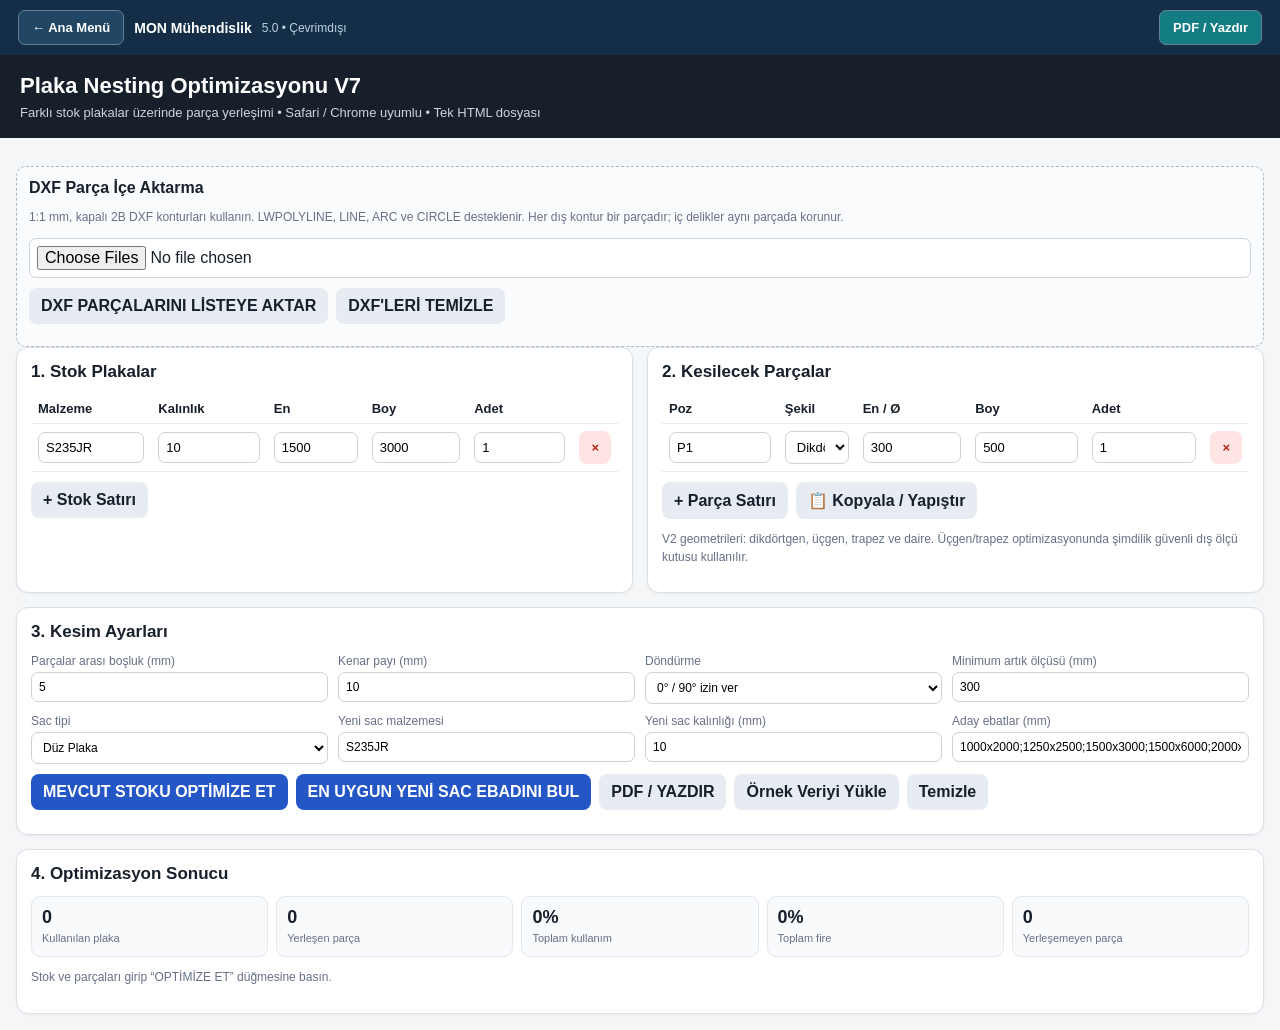
<file: 05_Plaka_Nesting.html>
<!doctype html>
<html lang="tr">
<head>
<meta charset="utf-8">
<meta name="viewport" content="width=device-width,initial-scale=1,viewport-fit=cover">
<title>Plaka Nesting Optimizasyonu V7</title>
<style>
:root{--bg:#f4f6f8;--card:#fff;--ink:#17202a;--muted:#667085;--line:#d9dee7;--accent:#2457c5;--bad:#b42318;--good:#067647}
*{box-sizing:border-box} body{margin:0;font-family:Arial,Helvetica,sans-serif;background:var(--bg);color:var(--ink)}
header{background:#17202a;color:white;padding:18px 20px} header h1{margin:0;font-size:22px} header p{margin:6px 0 0;color:#cbd5e1;font-size:13px}
main{max-width:1400px;margin:auto;padding:16px}.grid{display:grid;grid-template-columns:1fr 1fr;gap:14px}
.card{background:var(--card);border:1px solid var(--line);border-radius:12px;padding:14px;box-shadow:0 1px 3px #0000000c}
h2{font-size:17px;margin:0 0 12px} h3{font-size:15px}
table{width:100%;border-collapse:collapse;font-size:13px}th,td{padding:7px;border-bottom:1px solid #e7eaf0;text-align:left;vertical-align:middle}
input,select,button{font:inherit}input,select{width:100%;padding:7px;border:1px solid #cbd2dc;border-radius:7px;background:white}
button{border:0;border-radius:8px;padding:9px 12px;cursor:pointer;background:#e7ebf2;color:#17202a;font-weight:700}
button.primary{background:var(--accent);color:white}button.danger{background:#fee4e2;color:#b42318}.toolbar{display:flex;gap:8px;flex-wrap:wrap;margin-top:10px}
.settings{display:grid;grid-template-columns:repeat(4,1fr);gap:10px}.settings label{font-size:12px;color:var(--muted)}.settings input,.settings select{margin-top:4px}
.full{grid-column:1/-1}.summary{display:grid;grid-template-columns:repeat(5,1fr);gap:8px;margin:12px 0}.metric{background:#f8fafc;border:1px solid #e2e8f0;border-radius:9px;padding:10px}.metric b{display:block;font-size:18px}.metric span{font-size:11px;color:var(--muted)}
.sheet{margin:16px 0;border-top:1px solid var(--line);padding-top:12px}.sheet-head{display:flex;justify-content:space-between;gap:10px;flex-wrap:wrap;margin-bottom:8px}.sheet-head b{font-size:14px}.sheet-head span{font-size:12px;color:var(--muted)}
canvas{width:100%;height:auto;border:1px solid #9aa4b2;background:white;border-radius:5px}.note{font-size:12px;color:var(--muted);line-height:1.45}.status{margin-top:10px;font-size:13px}.report-wrap{margin:16px 0 22px}.report-title{font-size:15px;margin:0 0 8px}.report-total{font-size:12px;color:var(--muted);margin-top:8px}.recommend{margin-top:14px;padding:12px;border:1px solid #d8dee8;border-radius:10px;background:#fbfcfe}.recommend h3{margin:0 0 10px}.best{font-weight:700}.dxfbox{margin-top:12px;padding:12px;border:1px dashed #aeb7c4;border-radius:10px;background:#fafbfc}.dxf-preview{display:grid;grid-template-columns:repeat(auto-fit,minmax(180px,1fr));gap:8px;margin-top:10px}.dxf-card{border:1px solid #dde2ea;border-radius:8px;padding:8px;background:white}.dxf-card canvas{height:130px;object-fit:contain}.dxf-card input{margin-top:6px}.ok{color:var(--good)}.err{color:var(--bad)}
@media(max-width:900px){.grid{grid-template-columns:1fr}.settings{grid-template-columns:1fr 1fr}.summary{grid-template-columns:1fr 1fr}}
@media print{header,.input-area,.toolbar,.note{display:none!important}body{background:white}.card{box-shadow:none;border:0}.sheet{break-inside:avoid;page-break-inside:avoid}.full{padding:0}}
</style>
<link rel="manifest" href="manifest.webmanifest"><link rel="stylesheet" href="desktop.css">
</head>
<body data-mon-module="plaka">
<header><h1>Plaka Nesting Optimizasyonu V7</h1><p>Farklı stok plakalar üzerinde parça yerleşimi • Safari / Chrome uyumlu • Tek HTML dosyası</p></header>
<main><div class="dxfbox">
<b>DXF Parça İçe Aktarma</b>
<p class="note">1:1 mm, kapalı 2B DXF konturları kullanın. LWPOLYLINE, LINE, ARC ve CIRCLE desteklenir. Her dış kontur bir parçadır; iç delikler aynı parçada korunur.</p>
<input id="dxfFiles" type="file" accept=".dxf" multiple onchange="importDXFFiles(this.files)">
<div class="toolbar"><button onclick="transferDXFParts()">DXF PARÇALARINI LİSTEYE AKTAR</button><button onclick="clearDXF()">DXF'LERİ TEMİZLE</button></div>
<div id="dxfStatus" class="status"></div>
<div id="dxfPreview" class="dxf-preview"></div>
</div>
<div class="grid input-area">
<section class="card">
<h2>1. Stok Plakalar</h2>
<table><thead><tr><th>Malzeme</th><th>Kalınlık</th><th>En</th><th>Boy</th><th>Adet</th><th></th></tr></thead><tbody id="stocks"></tbody></table>
<div class="toolbar"><button onclick="addStock()">+ Stok Satırı</button></div>
</section>
<section class="card">
<h2>2. Kesilecek Parçalar</h2>
<table><thead><tr><th>Poz</th><th>Şekil</th><th>En / Ø</th><th>Boy</th><th>Adet</th><th></th></tr></thead><tbody id="parts"></tbody></table>
<div class="toolbar"><button onclick="addPart()">+ Parça Satırı</button><button onclick="togglePaste()">📋 Kopyala / Yapıştır</button></div>
<div id="pasteBox" style="display:none;margin-top:10px;padding:10px;background:#f8fafc;border:1px solid #e2e8f0;border-radius:9px">
<label style="font-size:12px;color:var(--muted)">Excel / Not Defteri verisini buraya yapıştırın:</label>
<textarea id="pasteData" style="width:100%;min-height:130px;margin-top:6px;padding:8px;border:1px solid #cbd2dc;border-radius:7px;font:12px monospace" placeholder="P1	Dikdörtgen	400	650	8
P2	Üçgen	350	500	6
P3	Daire	280	280	5"></textarea>
<div class="toolbar"><button class="primary" onclick="importPaste()">YAPIŞTIRILAN VERİYİ AKTAR</button><button onclick="$('#pasteData').value=''">Kutuyu Temizle</button></div>
<p class="note">Kabul edilen sütun sırası: POZ | ŞEKİL | EN/ÇAP | BOY | ADET. Excel'den hücreleri doğrudan kopyalayıp yapıştırabilirsiniz. Ayraç olarak TAB, noktalı virgül veya virgül kullanılabilir. Şekil boş bırakılırsa Dikdörtgen kabul edilir.</p>
</div>
<p class="note">V2 geometrileri: dikdörtgen, üçgen, trapez ve daire. Üçgen/trapez optimizasyonunda şimdilik güvenli dış ölçü kutusu kullanılır.</p>
</section>
<section class="card full">
<h2>3. Kesim Ayarları</h2>
<div class="settings">
<label>Parçalar arası boşluk (mm)<input id="gap" type="number" value="5" min="0"></label>
<label>Kenar payı (mm)<input id="margin" type="number" value="10" min="0"></label>
<label>Döndürme<select id="rotate"><option value="yes">0° / 90° izin ver</option><option value="no">Döndürme yok</option></select></label>
<label>Minimum artık ölçüsü (mm)<input id="remnant" type="number" value="300" min="0"></label><label>Sac tipi<select id="sheetType"><option>Düz Plaka</option><option>Baklavalı Sac</option><option>Gözyaşı Plaka</option><option>Diğer</option></select></label>
<label>Yeni sac malzemesi<input id="newMat" value="S235JR"></label>
<label>Yeni sac kalınlığı (mm)<input id="newThk" type="number" value="10" min="0"></label>
<label>Aday ebatlar (mm)<input id="candidateSizes" value="1000x2000;1250x2500;1500x3000;1500x6000;2000x4000;2000x6000"></label>
</div>
<div class="toolbar"><button class="primary" onclick="optimize()">MEVCUT STOKU OPTİMİZE ET</button><button class="primary" onclick="recommendGlobal()">EN UYGUN YENİ SAC EBADINI BUL</button><button onclick="window.print()">PDF / YAZDIR</button><button onclick="loadExample()">Örnek Veriyi Yükle</button><button onclick="clearAll()">Temizle</button></div>
<div id="status" class="status"></div>
</section>
</div>

<section class="card full" style="margin-top:14px">
<h2>4. Optimizasyon Sonucu</h2>
<div class="summary">
<div class="metric"><b id="mSheets">0</b><span>Kullanılan plaka</span></div>
<div class="metric"><b id="mParts">0</b><span>Yerleşen parça</span></div>
<div class="metric"><b id="mUse">0%</b><span>Toplam kullanım</span></div>
<div class="metric"><b id="mWaste">0%</b><span>Toplam fire</span></div>
<div class="metric"><b id="mLeft">0</b><span>Yerleşemeyen parça</span></div>
</div>
<div id="globalRecommendation"></div><div id="stockReport"></div><div id="plans"><p class="note">Stok ve parçaları girip “OPTİMİZE ET” düğmesine basın.</p></div>
</section>
</main>
<script src="dxf-import.js"></script>
<script>
const $=s=>document.querySelector(s);
const escapeHTML=s=>String(s).replace(/[&<>"']/g,c=>({"&":"&amp;","<":"&lt;",">":"&gt;","\"":"&quot;","'":"&#39;"}[c]));
function stockRow(v={mat:'S235JR',t:10,w:1500,h:3000,q:1}){return `<tr><td><input value="${escapeHTML(v.mat)}"></td><td><input type="number" value="${v.t}"></td><td><input type="number" value="${v.w}"></td><td><input type="number" value="${v.h}"></td><td><input type="number" value="${v.q}" min="1"></td><td><button class="danger" onclick="this.closest('tr').remove()">×</button></td></tr>`}
function partRow(v={pos:'P1',shape:'rect',w:300,h:500,q:1}){return `<tr><td><input value="${escapeHTML(v.pos)}"></td><td><select><option value="rect" ${v.shape==='rect'?'selected':''}>Dikdörtgen</option><option value="tri" ${v.shape==='tri'?'selected':''}>Üçgen</option><option value="trap" ${v.shape==='trap'?'selected':''}>Trapez</option><option value="circle" ${v.shape==='circle'?'selected':''}>Daire</option></select></td><td><input type="number" value="${v.w}"></td><td><input type="number" value="${v.h}"></td><td><input type="number" value="${v.q}" min="1"></td><td><button class="danger" onclick="this.closest('tr').remove()">×</button></td></tr>`}
function addStock(v){$('#stocks').insertAdjacentHTML('beforeend',stockRow(v))}
function addPart(v){$('#parts').insertAdjacentHTML('beforeend',partRow(v))}
function clearAll(){dxfGeometryByPos={};clearDXF();$('#stocks').innerHTML='';$('#parts').innerHTML='';$('#plans').innerHTML='<p class="note">Veriler temizlendi.</p>';if($('#stockReport'))$('#stockReport').innerHTML='';if($('#globalRecommendation'))$('#globalRecommendation').innerHTML='';resetMetrics()}
function loadExample(){clearAll();addStock({mat:'S235JR',t:10,w:1500,h:3000,q:2});addStock({mat:'S235JR',t:10,w:2000,h:4000,q:1});addPart({pos:'P1',shape:'rect',w:400,h:650,q:8});addPart({pos:'P2',shape:'tri',w:350,h:500,q:6});addPart({pos:'P3',shape:'circle',w:280,h:280,q:5});}
function togglePaste(){let b=$('#pasteBox');b.style.display=b.style.display==='none'?'block':'none'}
function normShape(v){v=(v||'').toString().trim().toLocaleLowerCase('tr-TR');if(!v)return 'rect';if(v.includes('üç')||v.includes('uc')||v==='tri'||v==='triangle')return 'tri';if(v.includes('trap'))return 'trap';if(v.includes('daire')||v.includes('circle')||v.includes('yuvar'))return 'circle';return 'rect'}
function parseNum(v){if(v==null)return 0;v=String(v).trim().replace(/\s/g,'');if(v.includes(',')&&!v.includes('.'))v=v.replace(',','.');else v=v.replace(/,/g,'');return Number(v)||0}
function importPaste(){
 let raw=$('#pasteData').value.trim();if(!raw){$('#status').innerHTML='<span class="err">Yapıştırılacak veri bulunamadı.</span>';return}
 let lines=raw.split(/\r?\n/).filter(x=>x.trim()),added=0,skipped=0;
 lines.forEach((line,idx)=>{
   let cols=line.includes('\t')?line.split('\t'):line.includes(';')?line.split(';'):line.split(',');cols=cols.map(x=>x.trim());
   if(idx===0 && /poz|parça|parca/i.test(cols.join(' ')) && /adet|qty|miktar/i.test(cols.join(' ')))return;
   let pos=cols[0]||('P'+(document.querySelectorAll('#parts tr').length+1));let shape=normShape(cols[1]);let w=parseNum(cols[2]);let h=parseNum(cols[3]);let q=Math.max(1,Math.floor(parseNum(cols[4])||1));
   if(shape==='circle' && !h)h=w;
   if(!w || (!h && shape!=='circle')){skipped++;return}
   addPart({pos,shape,w,h,q});added++;
 });
 $('#status').innerHTML=`<span class="ok">${added} satır kesilecek parçalara aktarıldı.</span>${skipped?` <span class="err">${skipped} satır okunamadı.</span>`:''}`;
}
function readStocks(){let a=[];document.querySelectorAll('#stocks tr').forEach((r,ri)=>{let x=r.querySelectorAll('input');let q=+x[4].value||0,code='STK-'+String(ri+1).padStart(2,'0');for(let i=0;i<q;i++)a.push({mat:x[0].value,t:+x[1].value,w:+x[2].value,h:+x[3].value,id:a.length+1,stockCode:code,sourceQty:q})});return a.filter(s=>s.w>0&&s.h>0)}
function polyArea(pts){let a=0;for(let i=0,j=pts.length-1;i<pts.length;j=i++)a+=(pts[j][0]*pts[i][1]-pts[i][0]*pts[j][1]);return Math.abs(a)/2}
function readParts(){let a=[];document.querySelectorAll('#parts tr').forEach(r=>{let x=r.querySelectorAll('input'),shape=r.querySelector('select').value,q=+x[3].value||0,pos=x[0].value||'P?',geom=dxfGeometryByPos[pos]||null;let w=+x[1].value,h=shape==='circle'?w:+x[2].value;let area=shape==='circle'?Math.PI*w*w/4:shape==='tri'?w*h/2:shape==='trap'?w*h*.8:w*h;if(geom&&geom.kind==='poly')area=geom.area??polyArea(geom.pts);for(let i=0;i<q;i++)a.push({pos,shape,w,h,area,geom})});return a.filter(p=>p.w>0&&p.h>0)}
function resetMetrics(){['mSheets','mParts','mLeft'].forEach(x=>$('#'+x).textContent='0');$('#mUse').textContent='0%';$('#mWaste').textContent='0%'}

function normalizedPoly(p,rotated){
 if(!(p.geom&&p.geom.kind==='poly'))return null;
 let pts=p.geom.pts.map(q=>[q[0]-p.geom.minx,q[1]-p.geom.miny]);
 if(rotated){pts=pts.map(q=>[q[1],p.geom.w-q[0]])}
 let minx=Math.min(...pts.map(q=>q[0])),miny=Math.min(...pts.map(q=>q[1]));
 return pts.map(q=>[q[0]-minx,q[1]-miny]);
}
function orient(a,b,c){return (b[0]-a[0])*(c[1]-a[1])-(b[1]-a[1])*(c[0]-a[0])}
function segHit(a,b,c,d){
 let o1=orient(a,b,c),o2=orient(a,b,d),o3=orient(c,d,a),o4=orient(c,d,b);
 return ((o1>0&&o2<0)||(o1<0&&o2>0))&&((o3>0&&o4<0)||(o3<0&&o4>0));
}
function pointInPoly(pt,poly){
 let ins=false;for(let i=0,j=poly.length-1;i<poly.length;j=i++){let xi=poly[i][0],yi=poly[i][1],xj=poly[j][0],yj=poly[j][1];let hit=((yi>pt[1])!=(yj>pt[1]))&&(pt[0]<(xj-xi)*(pt[1]-yi)/(yj-yi+1e-12)+xi);if(hit)ins=!ins}return ins
}
function worldPoly(item){
 let pp=normalizedPoly(item,item.rot);if(!pp)return null;return pp.map(q=>[q[0]+item.x,q[1]+item.y]);
}
function polysOverlap(a,b,gap){
 // conservative gap: expanded bounding-box precheck + exact edge/containment for actual polygons.
 let A=worldPoly(a),B=worldPoly(b);if(!A||!B)return !(a.x+a.w+gap<=b.x||b.x+b.w+gap<=a.x||a.y+a.h+gap<=b.y||b.y+b.h+gap<=a.y);
 let ax0=Math.min(...A.map(q=>q[0]))-gap,ax1=Math.max(...A.map(q=>q[0]))+gap,ay0=Math.min(...A.map(q=>q[1]))-gap,ay1=Math.max(...A.map(q=>q[1]))+gap;
 let bx0=Math.min(...B.map(q=>q[0])),bx1=Math.max(...B.map(q=>q[0])),by0=Math.min(...B.map(q=>q[1])),by1=Math.max(...B.map(q=>q[1]));
 if(ax1<=bx0||bx1<=ax0||ay1<=by0||by1<=ay0)return false;
 for(let i=0;i<A.length;i++)for(let j=0;j<B.length;j++)if(segHit(A[i],A[(i+1)%A.length],B[j],B[(j+1)%B.length]))return true;
 if(pointInPoly(A[0],B)||pointInPoly(B[0],A))return true;
 let mid=P=>P.reduce((a,p)=>[a[0]+p[0]/P.length,a[1]+p[1]/P.length],[0,0]);if(pointInPoly(mid(A),B)||pointInPoly(mid(B),A))return true;
 // when polygons don't intersect but are within requested gap, keep conservative bbox clearance
 if(gap>0)return true;
 return false;
}
function tryContourGrid(sheet,p,gap,margin,rot){
 let opts=[false];if(rot)opts.push(true);
 let step=Math.max(3,Math.min(20,gap||10),Math.sqrt(sheet.s.w*sheet.s.h/20000));
 for(const rr of opts){
   let w=rr?p.h:p.w,h=rr?p.w:p.h;
   for(let y=margin;y+h<=sheet.s.h-margin+1e-6;y+=step){
     for(let x=margin;x+w<=sheet.s.w-margin+1e-6;x+=step){
       let cand={...p,x,y,w,h,rot:rr};
       let hit=sheet.items.some(it=>polysOverlap(cand,it,gap));
       if(!hit){sheet.items.push(cand);return true}
     }
   }
 }
 return false;
}

function tryShelf(sheet,p,gap,margin,rot){
 if((p.geom&&p.geom.kind==='poly')||sheet.items.some(it=>it.geom&&it.geom.kind==='poly'))return tryContourGrid(sheet,p,gap,margin,rot);
 let opts=[{w:p.w,h:p.h,r:false}];if(rot&&p.w!==p.h)opts.push({w:p.h,h:p.w,r:true});
 for(const o of opts){
   for(let ri=0;ri<sheet.rows.length;ri++){let row=sheet.rows[ri];if(o.h<=row.h && row.x+o.w<=sheet.s.w-margin){let pl={...p,x:row.x,y:row.y,w:o.w,h:o.h,rot:o.r};row.x+=o.w+gap;sheet.items.push(pl);return true}}
   let y=margin;if(sheet.rows.length)y=Math.max(...sheet.rows.map(r=>r.y+r.h+gap));
   if(y+o.h<=sheet.s.h-margin && margin+o.w<=sheet.s.w-margin){sheet.rows.push({x:margin+o.w+gap,y,h:o.h});sheet.items.push({...p,x:margin,y,w:o.w,h:o.h,rot:o.r});return true}
 }
 return false
}


let dxfImported=[]; let dxfGeometryByPos={}; let dxfSerial=0;
function dxfPairs(txt){
 let lines=txt.replace(/\r/g,'').split('\n'),a=[];
 for(let i=0;i+1<lines.length;i+=2)a.push([lines[i].trim(),lines[i+1].trim()]);
 return a;
}
async function importDXFFiles(files){
 dxfImported=[]; let errors=[];
 for(const f of files){
   try{let txt=await f.text();let ps=parseDXFText(txt,f.name);if(ps.length)dxfImported.push(...ps);else errors.push(f.name)}
   catch(e){errors.push(f.name+': '+e.message)}
 }
 dxfImported.forEach((p,i)=>{p.pos='DXF-P'+(++dxfSerial);p.qty=1});
 renderDXFPreview();
 $('#dxfStatus').innerHTML=`<span class="${dxfImported.length?'ok':'err'}">${dxfImported.length} kontur/parça bulundu.</span>${errors.length?' <span class="err">Okunamayan: '+errors.map(escapeHTML).join(', ')+'</span>':''}`;
}
function renderDXFPreview(){
 let host=$('#dxfPreview');host.innerHTML='';
 dxfImported.forEach((p,i)=>{
   let d=document.createElement('div');d.className='dxf-card';
   d.innerHTML=`<b>${p.pos}</b><div class="note">${escapeHTML(p.file)}<br>${p.w.toFixed(1)} × ${p.h.toFixed(1)} mm • ${p.kind}</div><canvas width="300" height="160"></canvas><label class="note">Adet<input type="number" min="1" value="${p.qty}" onchange="dxfImported[${i}].qty=Math.max(1,+this.value||1)"></label>`;
   host.appendChild(d);drawDXFPreview(d.querySelector('canvas'),p);
 });
}
function drawDXFPreview(c,p){
 let ctx=c.getContext('2d'),pad=15,s=Math.min((c.width-2*pad)/p.w,(c.height-2*pad)/p.h);ctx.clearRect(0,0,c.width,c.height);ctx.strokeStyle='#2457c5';ctx.lineWidth=2;ctx.beginPath();
 if(p.kind==='circle'){ctx.arc(c.width/2,c.height/2,Math.min(p.w,p.h)*s/2,0,Math.PI*2)}
 else if(p.kind==='poly'){p.pts.forEach((q,k)=>{let x=pad+(q[0]-p.minx)*s,y=c.height-pad-(q[1]-p.miny)*s;k?ctx.lineTo(x,y):ctx.moveTo(x,y)});ctx.closePath()}
 else if(p.lines){p.lines.forEach(l=>{ctx.moveTo(pad+(l.pts[0][0]-p.minx)*s,c.height-pad-(l.pts[0][1]-p.miny)*s);ctx.lineTo(pad+(l.pts[1][0]-p.minx)*s,c.height-pad-(l.pts[1][1]-p.miny)*s)})}
 if(p.holes)for(let hole of p.holes){hole.forEach((q,k)=>{let x=pad+(q[0]-p.minx)*s,y=c.height-pad-(q[1]-p.miny)*s;k?ctx.lineTo(x,y):ctx.moveTo(x,y)});ctx.closePath();}
 ctx.stroke();
}
function transferDXFParts(){
 if(!dxfImported.length){$('#dxfStatus').innerHTML='<span class="err">Önce DXF dosyası seçin.</span>';return}
 dxfImported.filter(p=>!p.transferred).forEach(p=>{
   p.transferred=true;dxfGeometryByPos[p.pos]=p;
   addPart({pos:p.pos,shape:p.kind==='circle'?'circle':'rect',w:p.w,h:p.h,q:p.qty||1});
 });
 $('#dxfStatus').innerHTML='<span class="ok">DXF parçaları gerçek kontur bilgisiyle listeye aktarıldı. V7 kesim planında gerçek polygon konturu kullanılır.</span>';
}
function clearDXF(){dxfImported=[];$('#dxfPreview').innerHTML='';$('#dxfStatus').innerHTML='';$('#dxfFiles').value=''}

function parseCandidateSizes(){
 let raw=$('#candidateSizes').value||'';
 let seen={},out=[];
 raw.split(/[;,\n]+/).forEach(v=>{
   let m=v.trim().match(/(\d+(?:\.\d+)?)\s*[xX×]\s*(\d+(?:\.\d+)?)/);
   if(m){let w=+m[1],h=+m[2],k=w+'x'+h;if(w>0&&h>0&&!seen[k]){seen[k]=1;out.push({w,h})}}
 });
 return out;
}
function simulateSingleSize(size,parts,gap,margin,rot){
 let remaining=parts.map(p=>({...p})).sort((a,b)=>Math.max(b.w,b.h)-Math.max(a.w,a.h)||b.area-a.area);
 let sheets=[],unplaced=[];
 for(const p of remaining){
   let placed=false;
   for(const sh of sheets){if(tryShelf(sh,p,gap,margin,rot)){placed=true;break}}
   if(!placed){
     let fits=(p.w+2*margin<=size.w&&p.h+2*margin<=size.h)||(rot&&p.h+2*margin<=size.w&&p.w+2*margin<=size.h);
     if(fits){
       let sh={s:{w:size.w,h:size.h,mat:$('#newMat').value,t:+$('#newThk').value,stockCode:'YENİ'},rows:[],items:[]};
       sheets.push(sh); placed=tryShelf(sh,p,gap,margin,rot);
     }
   }
   if(!placed)unplaced.push(p);
 }
 let partArea=sheets.reduce((z,sh)=>z+sh.items.reduce((q,p)=>q+p.area,0),0);
 let purchaseArea=sheets.length*size.w*size.h;
 return {size,sheets,unplaced,partArea,purchaseArea,eff:purchaseArea?100*partArea/purchaseArea:0,waste:purchaseArea-partArea};
}

function simulateExistingStock(parts,gap,margin,rot){
 let stocks=readStocks(), original=stocks.map(s=>({...s}));
 stocks.sort((a,b)=>a.w*a.h-b.w*b.h);
 let sheets=[],left=[];
 let sorted=parts.map(p=>({...p})).sort((a,b)=>Math.max(b.w,b.h)-Math.max(a.w,a.h)||b.area-a.area);
 for(const p of sorted){
   let placed=false;
   let order=[...sheets].sort((a,b)=>(a.s.w*a.s.h-a.items.reduce((z,i)=>z+i.area,0))-(b.s.w*b.s.h-b.items.reduce((z,i)=>z+i.area,0)));
   for(const sh of order){if(tryShelf(sh,p,gap,margin,rot)){placed=true;break}}
   if(!placed){
     let idx=stocks.findIndex(s=>(p.w+2*margin<=s.w&&p.h+2*margin<=s.h)||(rot&&p.h+2*margin<=s.w&&p.w+2*margin<=s.h));
     if(idx>=0){let s=stocks.splice(idx,1)[0],sh={s,rows:[],items:[]};sheets.push(sh);placed=tryShelf(sh,p,gap,margin,rot)}
   }
   if(!placed)left.push(p);
 }
 let purchaseArea=sheets.reduce((z,sh)=>z+sh.s.w*sh.s.h,0);
 let partArea=sheets.reduce((z,sh)=>z+sh.items.reduce((q,p)=>q+p.area,0),0);
 let byStock={};
 sheets.forEach(sh=>{
   let k=sh.s.stockCode||`${sh.s.w}x${sh.s.h}`;
   if(!byStock[k])byStock[k]={code:k,w:sh.s.w,h:sh.s.h,mat:sh.s.mat,t:sh.s.t,count:0};
   byStock[k].count++;
 });
 return {sheets,left,purchaseArea,partArea,eff:purchaseArea?100*partArea/purchaseArea:0,waste:purchaseArea-partArea,byStock,original};
}
function simulateExistingPlusNew(size,parts,gap,margin,rot){
 // First consume the available stock, then buy the candidate size only for the remainder.
 let ex=simulateExistingStock(parts,gap,margin,rot);
 if(!ex.left.length)return {size,newSheets:[],existing:ex,unplaced:[],partArea:ex.partArea,totalSheetArea:ex.purchaseArea,newArea:0,eff:ex.eff,waste:ex.waste};
 let nw=simulateSingleSize(size,ex.left,gap,margin,rot);
 let totalSheetArea=ex.purchaseArea+nw.purchaseArea;
 let partArea=ex.partArea+nw.partArea;
 return {size,newSheets:nw.sheets,existing:ex,unplaced:nw.unplaced,partArea,totalSheetArea,newArea:nw.purchaseArea,eff:totalSheetArea?100*partArea/totalSheetArea:0,waste:totalSheetArea-partArea};
}

function recommendGlobal(){
 let parts=readParts(),sizes=parseCandidateSizes(),gap=+$('#gap').value||0,margin=+$('#margin').value||0,rot=$('#rotate').value==='yes';
 let host=$('#globalRecommendation');
 if(!parts.length||!sizes.length){host.innerHTML='<div class="recommend err">Parça listesi ve en az bir aday sac ebadı gerekli.</div>';return}
 let fresh=sizes.map(s=>simulateSingleSize(s,parts,gap,margin,rot)).filter(r=>r.unplaced.length===0);
 fresh.sort((a,b)=>a.purchaseArea-b.purchaseArea || b.eff-a.eff || a.sheets.length-b.sheets.length);

 let existing=simulateExistingStock(parts,gap,margin,rot);
 let mixed=sizes.map(s=>simulateExistingPlusNew(s,parts,gap,margin,rot)).filter(r=>r.unplaced.length===0);
 mixed.sort((a,b)=>a.newArea-b.newArea || a.totalSheetArea-b.totalSheetArea || b.eff-a.eff);

 let existingRows=Object.values(existing.byStock).map(g=>`<tr><td>${g.code}</td><td>${escapeHTML(g.mat)}</td><td>${g.t} mm</td><td>${g.w} × ${g.h}</td><td><b>${g.count}</b></td></tr>`).join('');
 let existingSummary=existing.sheets.length
   ? `<h3>Mevcut Stok Değerlendirmesi</h3><div style="overflow-x:auto"><table><thead><tr><th>Stok</th><th>Malzeme</th><th>Kalınlık</th><th>Ebat</th><th>Kullanılan</th></tr></thead><tbody>${existingRows}</tbody></table></div><p class="report-total">Mevcut stoktan kullanılan: <b>${existing.sheets.length}</b> plaka • Yerleşen parça: <b>${parts.length-existing.left.length}/${parts.length}</b> • Stok üzerindeki verim: <b>${existing.eff.toFixed(1)}%</b></p>`
   : `<h3>Mevcut Stok Değerlendirmesi</h3><p class="note">Girilen mevcut stoklardan bu parçalara uygun plaka bulunamadı.</p>`;

 let freshRows=fresh.map((r,i)=>`<tr><td>${i===0?'<span class="best">En iyi yeni sac</span>':'Alternatif '+i}</td><td>${r.size.w} × ${r.size.h}</td><td>${r.sheets.length}</td><td>${(r.purchaseArea/1e6).toFixed(2)} m²</td><td>${(r.waste/1e6).toFixed(2)} m²</td><td>${r.eff.toFixed(1)}%</td></tr>`).join('');

 let mixRows=mixed.map((r,i)=>{
   let buy=r.newSheets.length?`${r.size.w} × ${r.size.h} / ${r.newSheets.length} adet`:'Yeni sac gerekmiyor';
   return `<tr><td>${i===0?'<span class="best">ÖNERİLEN</span>':'Alternatif '+i}</td><td>${r.existing.sheets.length} adet</td><td>${buy}</td><td>${(r.newArea/1e6).toFixed(2)} m²</td><td>${(r.totalSheetArea/1e6).toFixed(2)} m²</td><td>${(r.waste/1e6).toFixed(2)} m²</td><td>${r.eff.toFixed(1)}%</td></tr>`;
 }).join('');

 let conclusion='';
 if(existing.left.length===0){
   conclusion=`<p><b>Sonuç:</b> Mevcut stok bütün parçaları karşılıyor. Bu nedenle malzeme alanı açısından yeni sac satın alma zorunluluğu görünmüyor. Yine de aşağıda yalnız yeni sac kullanılması halinde alternatif global ebatlar karşılaştırılmıştır.</p>`;
 } else if(mixed.length){
   let b=mixed[0];
   conclusion=`<p><b>Birleşik öneri:</b> Önce mevcut stoktan <b>${b.existing.sheets.length} plaka</b> değerlendiriliyor; kalan parçalar için <b>${b.newSheets.length} adet ${b.size.w} × ${b.size.h} mm</b> yeni ${$('#sheetType').value.toLowerCase()} öneriliyor. Böylece öneri mevcut stoğu yok saymadan hesaplanıyor.</p>`;
 }
 host.innerHTML=`<div class="recommend"><h3>Global Sac + Mevcut Stok Birleşik Önerisi — ${$('#sheetType').value}</h3>${conclusion}${existingSummary}<h3 style="margin-top:16px">Mevcut Stok + Yeni Sac Alternatifleri</h3><div style="overflow-x:auto"><table><thead><tr><th>Sonuç</th><th>Mevcut stok kullanımı</th><th>Yeni alınacak sac</th><th>Yeni alım</th><th>Toplam işlenen alan</th><th>Fire</th><th>Verim</th></tr></thead><tbody>${mixRows||'<tr><td colspan="7">Uygun birleşik çözüm bulunamadı.</td></tr>'}</tbody></table></div><h3 style="margin-top:16px">Sadece Yeni Sac Alınırsa</h3><div style="overflow-x:auto"><table><thead><tr><th>Sonuç</th><th>Global Ebat</th><th>Adet</th><th>Satın Alınan</th><th>Fire</th><th>Verim</th></tr></thead><tbody>${freshRows||'<tr><td colspan="6">Aday ebatlardan hiçbiri bütün parçaları karşılamıyor.</td></tr>'}</tbody></table></div><p class="note">Birleşik öneri mevcut stokları önce kullanır, kalan parçaları aday yeni sac ebatlarında test eder. V5 hâlâ shelf/dikdörtgensel yerleşim yaklaşımını kullanır; gerçek DXF kontur nesting geldiğinde düzensiz parçalar için sonuç daha hassas olacaktır.</p></div>`;
}
function optimize(){
 let stocks=readStocks(),allStocks=stocks.map(s=>({...s})),parts=readParts(),gap=+$('#gap').value||0,margin=+$('#margin').value||0,rot=$('#rotate').value==='yes';
 if(!stocks.length||!parts.length){$('#status').innerHTML='<span class="err">En az bir stok plaka ve bir parça girin.</span>';return}
 parts.sort((a,b)=>Math.max(b.w,b.h)-Math.max(a.w,a.h)||b.area-a.area);
 stocks.sort((a,b)=>a.w*a.h-b.w*b.h);
 let sheets=[],left=[];
 for(const p of parts){
   let placed=false;
   // Önce açık plakalardaki boşluğu doldur.
   let order=[...sheets].sort((a,b)=>(a.s.w*a.s.h-a.items.reduce((z,i)=>z+i.area,0))-(b.s.w*b.s.h-b.items.reduce((z,i)=>z+i.area,0)));
   for(const sh of order){if(tryShelf(sh,p,gap,margin,rot)){placed=true;break}}
   if(!placed){
     let idx=stocks.findIndex(s=>(p.w+2*margin<=s.w&&p.h+2*margin<=s.h)||(rot&&p.h+2*margin<=s.w&&p.w+2*margin<=s.h));
     if(idx>=0){let s=stocks.splice(idx,1)[0],sh={s,rows:[],items:[]};sheets.push(sh);placed=tryShelf(sh,p,gap,margin,rot)}
   }
   if(!placed)left.push(p)
 }
 render(sheets,left,allStocks);
}
function render(sheets,left,allStocks){
 let box=$('#plans');box.innerHTML='';let totalSheet=0,totalPart=0,count=0;
 renderStockReport(sheets,allStocks||[]);
 sheets.forEach((sh,k)=>{
   let area=sh.s.w*sh.s.h,used=sh.items.reduce((z,p)=>z+p.area,0);totalSheet+=area;totalPart+=used;count+=sh.items.length;
   let use=100*used/area;
   let el=document.createElement('div');el.className='sheet';
   el.innerHTML=`<div class="sheet-head"><b>${sh.s.stockCode || 'STK'} / PLAKA ${k+1} — ${escapeHTML(sh.s.mat)} / ${sh.s.t} mm — ${sh.s.w} × ${sh.s.h} mm</b><span>Kullanım: ${use.toFixed(1)}% • Fire: ${(100-use).toFixed(1)}% • ${sh.items.length} parça</span></div><canvas width="1100" height="${Math.max(300,Math.round(1100*sh.s.h/sh.s.w))}"></canvas>`;
   box.appendChild(el);draw(el.querySelector('canvas'),sh);
 });
 let use=totalSheet?100*totalPart/totalSheet:0;$('#mSheets').textContent=sheets.length;$('#mParts').textContent=count;$('#mUse').textContent=use.toFixed(1)+'%';$('#mWaste').textContent=(100-use).toFixed(1)+'%';$('#mLeft').textContent=left.length;
 $('#status').innerHTML=left.length?`<span class="err">${left.length} parça mevcut stoklara yerleşemedi.</span>`:`<span class="ok">Tüm parçalar yerleştirildi.</span>`;
 if(left.length){let d=document.createElement('p');d.className='err';d.textContent='Yerleşemeyenler: '+left.map(x=>x.pos+' ('+x.w+'×'+x.h+')').join(', ');box.appendChild(d)}
}
function renderStockReport(sheets,allStocks){
 let host=$('#stockReport'); if(!host)return;
 let groups={};
 allStocks.forEach(s=>{
   let key=s.stockCode||'STK';
   if(!groups[key])groups[key]={code:key,mat:s.mat,t:s.t,w:s.w,h:s.h,available:0,used:0,usedArea:0,sheetArea:s.w*s.h};
   groups[key].available++;
 });
 sheets.forEach(sh=>{
   let key=sh.s.stockCode||'STK';
   if(!groups[key])groups[key]={code:key,mat:sh.s.mat,t:sh.s.t,w:sh.s.w,h:sh.s.h,available:0,used:0,usedArea:0,sheetArea:sh.s.w*sh.s.h};
   groups[key].used++;
   groups[key].usedArea+=sh.items.reduce((z,p)=>z+p.area,0);
 });
 let rows=Object.values(groups).map(g=>{
   let usedSheetArea=g.used*g.sheetArea;
   let util=usedSheetArea?100*g.usedArea/usedSheetArea:0;
   return `<tr><td><b>${g.code}</b></td><td>${escapeHTML(g.mat)}</td><td>${g.t} mm</td><td>${g.w} × ${g.h}</td><td>${g.available}</td><td><b>${g.used}</b></td><td>${Math.max(0,g.available-g.used)}</td><td>${g.used?util.toFixed(1)+'%':'—'}</td><td>${g.used?(100-util).toFixed(1)+'%':'—'}</td></tr>`;
 }).join('');
 let totalAvail=Object.values(groups).reduce((z,g)=>z+g.available,0);
 let totalUsed=Object.values(groups).reduce((z,g)=>z+g.used,0);
 host.innerHTML=`<div class="report-wrap"><h3 class="report-title">Stok Kullanım Raporu</h3><div style="overflow-x:auto"><table><thead><tr><th>Stok</th><th>Malzeme</th><th>Kalınlık</th><th>Plaka Ölçüsü (mm)</th><th>Mevcut</th><th>Kullanılan</th><th>Kalan</th><th>Kullanım</th><th>Fire</th></tr></thead><tbody>${rows}</tbody></table></div><div class="report-total">Toplam stok: <b>${totalAvail}</b> plaka • Kullanılan: <b>${totalUsed}</b> • Kalan: <b>${Math.max(0,totalAvail-totalUsed)}</b></div></div>`;
}

function draw(c,sh){
 let ctx=c.getContext('2d'),sx=c.width/sh.s.w,sy=c.height/sh.s.h,s=Math.min(sx,sy);ctx.clearRect(0,0,c.width,c.height);ctx.strokeStyle='#111827';ctx.lineWidth=2;ctx.strokeRect(1,1,sh.s.w*s-2,sh.s.h*s-2);
 sh.items.forEach((p,i)=>{let x=p.x*s,y=p.y*s,w=p.w*s,h=p.h*s;ctx.beginPath();
   if(p.geom&&p.geom.kind==='poly'){
     let pp=normalizedPoly(p,p.rot);pp.forEach((q,k)=>{let xx=(p.x+q[0])*s,yy=(p.y+q[1])*s;k?ctx.lineTo(xx,yy):ctx.moveTo(xx,yy)});ctx.closePath();
   }
   else if(p.shape==='circle'){ctx.arc(x+w/2,y+h/2,Math.min(w,h)/2,0,Math.PI*2)}
   else if(p.shape==='tri'){ctx.moveTo(x+w/2,y);ctx.lineTo(x+w,y+h);ctx.lineTo(x,y+h);ctx.closePath()}
   else if(p.shape==='trap'){ctx.moveTo(x+w*.2,y);ctx.lineTo(x+w*.8,y);ctx.lineTo(x+w,y+h);ctx.lineTo(x,y+h);ctx.closePath()}
   else{ctx.rect(x,y,w,h)}
   if(p.geom?.holes?.length){for(let hole of p.geom.holes){let pts=hole.map(q=>[q[0]-p.geom.minx,q[1]-p.geom.miny]);if(p.rot)pts=pts.map(q=>[q[1],p.geom.w-q[0]]);pts.forEach((q,k)=>{let xx=(p.x+q[0])*s,yy=(p.y+q[1])*s;k?ctx.lineTo(xx,yy):ctx.moveTo(xx,yy)});ctx.closePath();}}
   ctx.fillStyle=`hsl(${(i*47)%360} 55% 88%)`;ctx.fill('evenodd');ctx.strokeStyle='#334155';ctx.lineWidth=1;ctx.stroke();ctx.fillStyle='#111827';ctx.font=Math.max(10,Math.min(18,w/5))+'px Arial';ctx.textAlign='center';ctx.textBaseline='middle';ctx.fillText(p.pos,x+w/2,y+h/2);
 })
}
addStock();addPart();
</script>
<script src="desktop.js"></script>
</body></html>
</file>
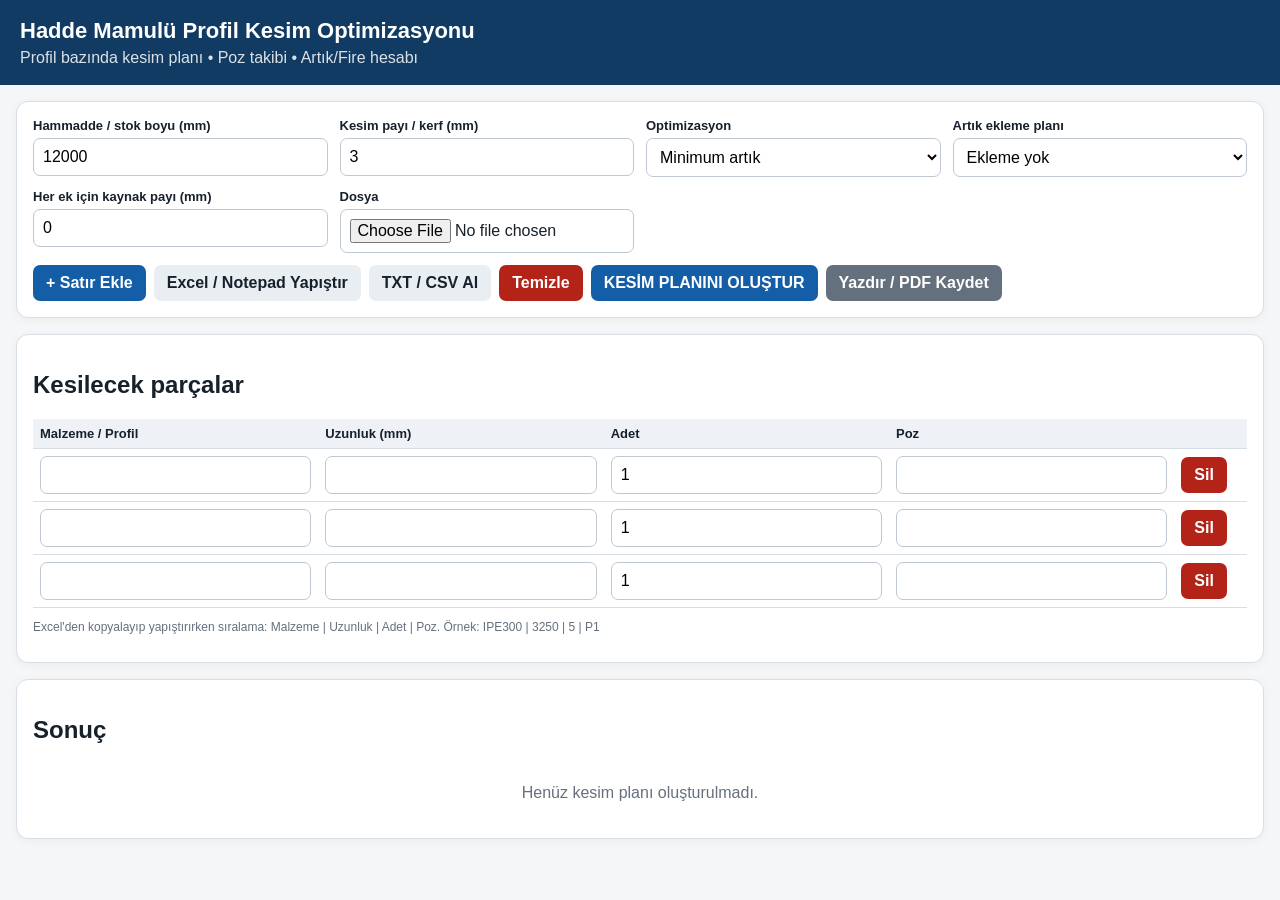
<file: PROFIL_KESIM_EKLEME_V9_ORIJINAL.html>
<!DOCTYPE html>
<html lang="tr">
<head>
<meta charset="UTF-8">
<meta name="viewport" content="width=device-width, initial-scale=1.0">
<title>Hadde Mamulü Profil Kesim Optimizasyonu</title>
<style>
:root{--bg:#f4f6f8;--card:#fff;--line:#d8dee5;--text:#17212b;--muted:#64707d;--accent:#145ea8;--danger:#b42318}
*{box-sizing:border-box}
body{margin:0;font-family:Arial,Helvetica,sans-serif;background:var(--bg);color:var(--text)}
header{background:#123b63;color:#fff;padding:18px 20px}
header h1{margin:0 0 5px;font-size:22px} header p{margin:0;opacity:.85}
main{max-width:1400px;margin:auto;padding:16px}
.card{background:var(--card);border:1px solid var(--line);border-radius:12px;padding:16px;margin-bottom:16px;box-shadow:0 2px 8px #0000000b}
.controls{display:grid;grid-template-columns:repeat(4,minmax(160px,1fr));gap:12px}
label{display:block;font-weight:700;font-size:13px;margin-bottom:5px}
input,select,button{font:inherit}
input,select{width:100%;padding:9px;border:1px solid #bfc7d0;border-radius:7px;background:#fff}
button{border:0;border-radius:7px;padding:9px 13px;cursor:pointer;background:var(--accent);color:#fff;font-weight:700}
button.secondary{background:#64707d} button.danger{background:var(--danger)} button.light{background:#e9eef3;color:#17212b}
.actions{display:flex;flex-wrap:wrap;gap:8px;margin-top:12px}
.table-wrap{overflow:auto}
table{width:100%;border-collapse:collapse;min-width:720px}
th,td{border-bottom:1px solid var(--line);padding:7px;text-align:left}
th{background:#eef2f6;font-size:13px}
td input{min-width:90px}
.summary{display:grid;grid-template-columns:repeat(4,1fr);gap:10px}
.stat{background:#eef4f9;border-radius:10px;padding:13px}.stat b{display:block;font-size:22px;margin-top:4px}
.group{border:1px solid var(--line);border-radius:10px;margin:14px 0;overflow:hidden}
.group h3{margin:0;padding:11px 14px;background:#edf3f8}
.bar{padding:10px 12px;border-top:1px solid var(--line)}
.bar-title{font-weight:700;margin-bottom:6px}
.track{display:flex;height:42px;border:1px solid #aeb8c2;border-radius:6px;overflow:hidden;background:#fafafa}
.seg{display:flex;align-items:center;justify-content:center;padding:2px 5px;font-size:11px;border-right:1px solid #fff;overflow:hidden;white-space:nowrap}
.seg.cut{background:#cfe3f6}.seg.waste{background:#ececec;color:#59636d}
.small{font-size:12px;color:var(--muted)}
.joinbox{border:2px dashed #d92d20;border-radius:10px;padding:12px;margin:12px 0;background:#fff7f6}
.joinline{display:flex;align-items:center;gap:5px;min-height:48px;margin:8px 0;flex-wrap:wrap}
.joinseg{display:flex;align-items:center;justify-content:center;text-align:center;padding:6px;border:1px solid #d0d5dd;border-radius:6px;background:#f2f4f7;font-size:12px;min-width:90px}
.joinmark{color:#d92d20;font-weight:800;border-left:2px dashed #d92d20;padding-left:6px}
.compare{display:grid;grid-template-columns:repeat(4,1fr);gap:10px;margin:12px 0}
.warn{padding:10px;border-radius:8px;background:#fff4e5;border:1px solid #f79009;margin:10px 0}
.ok{padding:10px;border-radius:8px;background:#ecfdf3;border:1px solid #12b76a;margin:10px 0}
.empty{padding:20px;text-align:center;color:var(--muted)}
@media(max-width:800px){.controls{grid-template-columns:1fr 1fr}.summary{grid-template-columns:1fr 1fr}}
@media(max-width:520px){.controls,.summary{grid-template-columns:1fr}header h1{font-size:18px}main{padding:9px}}
@media print{
 body{background:#fff}.no-print{display:none!important}.card{box-shadow:none;border:0;padding:0}
 header{background:#fff;color:#000;padding:0 0 10px}
 .group{break-inside:avoid}.track{height:34px}
}
</style>
</head>
<body>
<header>
  <h1>Hadde Mamulü Profil Kesim Optimizasyonu</h1>
  <p>Profil bazında kesim planı • Poz takibi • Artık/Fire hesabı</p>
</header>

<main>
<section class="card no-print">
  <div class="controls">
    <div><label>Hammadde / stok boyu (mm)</label><input id="stock" type="number" value="12000" min="1"></div>
    <div><label>Kesim payı / kerf (mm)</label><input id="kerf" type="number" value="3" min="0" step="0.1"></div>
    <div><label>Optimizasyon</label><select id="mode"><option value="waste">Minimum artık</option><option value="bars">Minimum hammadde adedi</option></select></div>
    <div><label>Artık ekleme planı</label>
      <select id="joins">
        <option value="0">Ekleme yok</option>
        <option value="1">1 ekli — 2 parça</option>
        <option value="2">2 ekli — 3 parça</option>
        <option value="3">3 ekli — 4 parça</option>
      <option value="4">4 ekli (5 parça)</option></select>
    </div>
    <div><label>Her ek için kaynak payı (mm)</label><input id="allowance" type="number" min="0" step="1" value="0"></div>
    <div><label>Dosya</label><input id="file" type="file" accept=".txt,.csv,.tsv"></div>
  </div>
  <div class="actions">
    <button onclick="addRow()">+ Satır Ekle</button>
    <button class="light" onclick="pasteData()">Excel / Notepad Yapıştır</button>
    <button class="light" onclick="document.getElementById('file').click()">TXT / CSV Al</button>
    <button class="danger" onclick="clearRows()">Temizle</button>
    <button onclick="optimize()">KESİM PLANINI OLUŞTUR</button>
    <button class="secondary" onclick="window.print()">Yazdır / PDF Kaydet</button>
  </div>
</section>

<section class="card no-print">
  <h2>Kesilecek parçalar</h2>
  <div class="table-wrap">
    <table id="inputTable">
      <thead><tr><th>Malzeme / Profil</th><th>Uzunluk (mm)</th><th>Adet</th><th>Poz</th><th></th></tr></thead>
      <tbody></tbody>
    </table>
  </div>
  <p class="small">Excel'den kopyalayıp yapıştırırken sıralama: Malzeme | Uzunluk | Adet | Poz. Örnek: IPE300 | 3250 | 5 | P1</p>
</section>

<section class="card">
  <h2>Sonuç</h2>
  <div id="summary" class="summary"></div>
  <div id="plans"><div class="empty">Henüz kesim planı oluşturulmadı.</div></div>
</section>
</main>

<script>
const tbody=document.querySelector('#inputTable tbody');
function addRow(v={profile:'',length:'',qty:1,poz:''}){
 const tr=document.createElement('tr');
 tr.innerHTML=`<td><input class="profile" value="${esc(v.profile)}"></td>
 <td><input class="length" type="number" min="1" value="${esc(v.length)}"></td>
 <td><input class="qty" type="number" min="1" value="${esc(v.qty||1)}"></td>
 <td><input class="poz" value="${esc(v.poz)}"></td>
 <td><button class="danger" onclick="this.closest('tr').remove()">Sil</button></td>`;
 tbody.appendChild(tr);
}
function esc(x){return String(x??'').replace(/&/g,'&amp;').replace(/"/g,'&quot;').replace(/</g,'&lt;').replace(/>/g,'&gt;')}
for(let i=0;i<3;i++) addRow();

function getRows(){
 return [...tbody.querySelectorAll('tr')].map(tr=>({
  profile:tr.querySelector('.profile').value.trim(),
  length:Number(tr.querySelector('.length').value),
  qty:Number(tr.querySelector('.qty').value),
  poz:tr.querySelector('.poz').value.trim()
 })).filter(x=>x.profile && x.length>0 && x.qty>0);
}
function parseText(text){
 const lines=text.split(/\r?\n/).map(x=>x.trim()).filter(Boolean);
 const out=[];
 for(const line of lines){
   const parts=line.includes('\\t')?line.split('\\t'):line.split(/[;,]/);
   if(parts.length<3) continue;
   const low=parts.map(x=>x.trim().toLowerCase());
   if(low.some(x=>/malzeme|profil|uzunluk|adet|miktar|poz/.test(x)) && !/^\\d/.test(parts[1]?.trim())) continue;
   const profile=parts[0].trim();
   const length=Number(String(parts[1]).replace(',','.').replace(/[^0-9.]/g,''));
   const qty=Number(String(parts[2]).replace(',','.').replace(/[^0-9.]/g,''))||1;
   const poz=(parts[3]||'').trim();
   if(profile && length>0) out.push({profile,length,qty,poz});
 }
 return out;
}
async function pasteData(){
 const text=prompt('Excel / Notepad verisini buraya yapıştırın:');
 if(!text)return;
 parseText(text).forEach(addRow);
}
document.getElementById('file').addEventListener('change',e=>{
 const f=e.target.files[0]; if(!f)return;
 const r=new FileReader(); r.onload=()=>parseText(r.result).forEach(addRow); r.readAsText(f,'UTF-8');
});

function clearRows(){tbody.innerHTML='';for(let i=0;i<3;i++)addRow();document.getElementById('plans').innerHTML='<div class="empty">Henüz kesim planı oluşturulmadı.</div>';document.getElementById('summary').innerHTML='';}






function packPieces(pieces,stock,kerf){
 const a=pieces.slice().sort((x,y)=>y.length-x.length),bars=[];
 a.forEach(p=>{let bi=-1,br=Infinity;bars.forEach((b,i)=>{const e=(b.parts.length?kerf:0)+p.length,r=stock-b.used-e;if(r>=-1e-9&&r<br){bi=i;br=r;}});if(bi<0)bars.push({parts:[p],used:p.length});else{const b=bars[bi];b.used+=(b.parts.length?kerf:0)+p.length;b.parts.push(p);}});
 return bars;
}
function combos(a,k){const o=[];function f(s,p){if(p.length===k){o.push(p.slice());return;}for(let i=s;i<=a.length-(k-p.length);i++){p.push(a[i]);f(i+1,p);p.pop();}}f(0,[]);return o;}

function findJoin(pool,target,maxJoins,allowance,minPiece){
 // maxJoins = izin verilen EN FAZLA ek sayısı.
 // 2 seçilirse 1 ve 2 ekli; 3 seçilirse 1,2,3 ekli çözümler birlikte değerlendirilir.
 let best=null;
 for(let joins=1;joins<=maxJoins;joins++){
   const a=pool.filter(x=>x.profile===target.profile&&x.length>=minPiece);
   const n=joins+1,need=target.length+joins*allowance;
   if(a.length<n)continue;
   for(const items of combos(a,n)){
     const sum=items.reduce((s,x)=>s+x.length,0);
     if(sum<need)continue;
     const rem=sum-need;
     // Önce en az artık; eşitse daha az ek.
     if(!best || rem<best.rem-1e-9 || (Math.abs(rem-best.rem)<1e-9 && joins<best.joins))
       best={items,sum,rem,joins};
   }
 }
 return best;
}
function sequentialPlan(all,stock,kerf,joins,allowance,minPiece){
 const base=packPieces(all,stock,kerf).length;
 if(!joins)return{base,bars:packPieces(all,stock,kerf),direct:all.slice(),joinPlans:[],events:[],pool:[],remaining:[]};

 const pending=all.slice().sort((a,b)=>b.length-a.length),bars=[],pool=[],joinPlans=[],events=[];
 let wasteNo=0,produced=0,barNo=0;

 while(produced<all.length && barNo<base+all.length){
   // Before buying another bar, exhaust all possible joins from the real current pool.
   let joined=true;
   while(joined && pending.length){
     joined=false;let choice=null;
     for(const target of pending){
       const j=findJoin(pool,target,joins,allowance,minPiece);
       if(j&&(!choice||j.rem<choice.j.rem))choice={target,j};
     }
     if(choice){
       joined=true;
       const ids=new Set(choice.j.items.map(x=>x.id));
       const before=pool.map(x=>({...x}));
       for(let i=pool.length-1;i>=0;i--)if(ids.has(pool[i].id))pool.splice(i,1);
       const ix=pending.findIndex(x=>x.uid===choice.target.uid);pending.splice(ix,1);produced++;
       const rem=Number(choice.j.rem.toFixed(3));let newWaste=null;
       if(rem>=minPiece){newWaste={id:`A${++wasteNo}`,no:wasteNo,profile:choice.target.profile,length:rem,source:`${wasteNo} ATIK`};pool.push(newWaste);}
       const jp={target:choice.target,items:choice.j.items.map(x=>({...x})),remainder:rem,newWaste,before,after:pool.map(x=>({...x})),joins:choice.j.joins};
       joinPlans.push(jp);events.push({type:"join",data:jp});
     }
   }
   if(produced>=all.length||!pending.length)break;

   // Buy/use one raw bar and cut as many currently pending pieces as fit.
   barNo++;let used=0,parts=[];
   while(true){
     let pick=-1;
     for(let i=0;i<pending.length;i++){
       const e=(parts.length?kerf:0)+pending[i].length;
       if(used+e<=stock+1e-9){pick=i;break;}
     }
     if(pick<0)break;
     const q=pending.splice(pick,1)[0];
     used+=(parts.length?kerf:0)+q.length;parts.push(q);produced++;
   }
   if(!parts.length)break;
   const bar={no:barNo,parts,used};bars.push(bar);
   const w=Number((stock-used).toFixed(3));let scrap=null;
   if(w>=minPiece){scrap={id:`A${++wasteNo}`,no:wasteNo,profile:parts[0].profile,length:w,source:`${wasteNo} ATIK`};pool.push(scrap);}
   events.push({type:"direct",bar,scrap});
 }
 return{base,bars,direct:bars.flatMap(b=>b.parts),joinPlans,events,pool,remaining:pending};
}
function poolTxt(p){return p.length?p.map(x=>`${x.no} ATIK ${x.length.toFixed(0)} mm`).join(' + '):'BOŞ';}

function renderDirectVisuals(r,stock,kerf,root){
 const groups={};
 r.bars.forEach(b=>{
   const profile=b.parts[0]?.profile||"";
   if(!groups[profile])groups[profile]=[];
   groups[profile].push(b);
 });
 Object.entries(groups).forEach(([profile,bars])=>{
   const g=document.createElement('div');g.className='group';
   g.innerHTML=`<h3>${esc(profile)} — DOĞRUDAN KESİM GÖRSELLERİ</h3>`;
   bars.forEach((b,i)=>{
     const w=Number((stock-b.used).toFixed(1));
     const ev=r.events.find(e=>e.type==="direct"&&e.bar===b);
     const scrap=ev?.scrap;
     const d=document.createElement('div');d.className='bar';
     d.innerHTML=`<div class="bar-title">${i+1}. Hammadde — ${stock} mm — Kullanılan ${b.used.toFixed(1)} mm — Artık ${w.toFixed(1)} mm${scrap?` (${scrap.no} ATIK)`:''}</div>`;
     const t=document.createElement('div');t.className='track';
     b.parts.forEach((q,j)=>{
       const s=document.createElement('div');s.className='seg cut';
       s.style.width=(q.length/stock*100)+'%';
       s.textContent=`${q.poz||'-'} / ${q.length}`;
       s.title=`${q.poz||'-'} — ${q.length} mm`;
       t.appendChild(s);
       if(j<b.parts.length-1&&kerf>0){
         const k=document.createElement('div');k.className='seg waste';
         k.style.width=(kerf/stock*100)+'%';k.title=`Kesim payı ${kerf} mm`;t.appendChild(k);
       }
     });
     if(w>0){
       const z=document.createElement('div');z.className='seg waste';
       z.style.width=(w/stock*100)+'%';
       z.textContent=scrap?`${scrap.no} ATIK / ${w.toFixed(0)}`:`ARTIK ${w.toFixed(0)}`;
       t.appendChild(z);
     }
     d.appendChild(t);
     const info=document.createElement('div');info.className='small';
     info.innerHTML=`Kesimler: ${b.parts.map(q=>`<b>${esc(q.poz||'-')}</b> ${q.length} mm`).join(' • ')}${scrap?` • <b>${scrap.no} ATIK:</b> ${scrap.length.toFixed(0)} mm`:''}`;
     d.appendChild(info);g.appendChild(d);
   });
   root.appendChild(g);
 });
}

function renderProduction(r,stock,kerf,root){
 const g=document.createElement('div');g.className='group';
 g.innerHTML='<h3>ÜRETİM SIRASI — DOĞRUDAN KESİM + ZİNCİRLEME EKLEME</h3>';
 const table=document.createElement('table');
 table.innerHTML='<thead><tr><th>İŞLEM</th><th>HAMMADDE / KAYNAK</th><th>P1 / PARÇA</th><th>ATIK</th><th>EKLEME PLANI</th><th>ÜRETİLEN</th><th>YENİ ATIK</th></tr></thead>';
 const tb=document.createElement('tbody');
 r.events.forEach(ev=>{
   const tr=document.createElement('tr');
   if(ev.type==="direct"){
     const b=ev.bar;
     tr.innerHTML=`<td><b>DOĞRUDAN KESİM</b></td><td>${stock} mm / Hammadde ${b.no}</td><td>${b.parts.map(p=>`${esc(p.poz||'-')} ${p.length}`).join(' + ')}</td><td>${ev.scrap?`${ev.scrap.no} ATIK — ${ev.scrap.length.toFixed(0)} mm`:'—'}</td><td>—</td><td>${b.parts.length} adet</td><td>—</td>`;
   }else{
     const p=ev.data;
     tr.innerHTML=`<td><b>EKLEME</b></td><td>${p.items.map(x=>`${x.no} ATIK`).join(' + ')}</td><td>—</td><td>Önce: ${poolTxt(p.before)}</td><td>${p.items.map(x=>`${x.length.toFixed(0)}`).join(' + ')} = ${p.items.reduce((s,x)=>s+x.length,0).toFixed(0)} mm</td><td>${esc(p.target.poz||'-')} ${p.target.length} mm</td><td>${p.newWaste?`${p.newWaste.no} ATIK — ${p.newWaste.length.toFixed(0)} mm`:'—'}</td>`;
   }
   tb.appendChild(tr);
 });
 table.appendChild(tb);g.appendChild(table);root.appendChild(g);
}
function drawJoinCards(r,root){
 if(!r.joinPlans.length)return;const g=document.createElement('div');g.className='group';g.innerHTML='<h3>EKLEME DETAYLARI</h3>';
 r.joinPlans.forEach((p,i)=>{const d=document.createElement('div');d.className='joinbox';d.innerHTML=`<b>${i+1}. Ekleme (${p.joins} ekli) → ${esc(p.target.poz||'-')} ${p.target.length} mm</b><div class="joinline">${p.items.map((x,j)=>`<div class="joinseg">${x.no} ATIK<br>${x.length.toFixed(0)} mm</div>${j<p.items.length-1?'<div class="joinmark">EK YERİ</div>':''}`).join('')}</div><div class="small">${p.items.map(x=>x.length.toFixed(0)).join(' + ')} − ${p.target.length} = <b>${p.remainder.toFixed(0)} mm</b>${p.newWaste?` → ${p.newWaste.no} ATIK`:''}</div><div class="small">Sonraki havuz: ${poolTxt(p.after)}</div>`;g.appendChild(d);});root.appendChild(g);
}
function optimize(){
 const stock=+document.getElementById('stock').value,kerf=+document.getElementById('kerf').value||0,joins=+document.getElementById('joins').value||0,allowance=+document.getElementById('allowance').value||0,minPiece=100;
 const rows=getRows();if(!rows.length)return alert('En az bir geçerli parça girin.');
 let all=[],uid=0;for(const x of rows){if(x.length>stock)return alert('İstenen boy hammadde boyundan uzun.');for(let i=0;i<x.qty;i++)all.push({uid:++uid,profile:x.profile,length:x.length,poz:x.poz});}
 let candidates=[];
 for(let cap=0;cap<=joins;cap++){
   const rr=sequentialPlan(all,stock,kerf,cap,allowance,minPiece);
   rr.cap=cap;candidates.push(rr);
 }
 // Valid complete plans first: least raw bars, then fewer joins, then smaller allowed cap.
 const complete=candidates.filter(x=>x.remaining.length===0);
 const source=complete.length?complete:candidates;
 source.sort((a,b)=>a.bars.length-b.bars.length || a.joinPlans.length-b.joinPlans.length || a.cap-b.cap);
 const r=source[0],root=document.getElementById('plans');root.innerHTML='';
 const done=r.direct.length+r.joinPlans.length,saved=r.base-r.bars.length,actualMax=r.joinPlans.length?Math.max(...r.joinPlans.map(x=>x.joins||0)):0;
 const c=document.createElement('div');c.className='compare';c.innerHTML=`<div class="stat">Eksiz hammadde<b>${r.base}</b></div><div class="stat">Kullanılan hammadde<b>${r.bars.length}</b></div><div class="stat">Doğrudan parça<b>${r.direct.length}</b></div><div class="stat">Ekli parça<b>${r.joinPlans.length}</b></div>`;root.appendChild(c);
 const m=document.createElement('div');m.className=r.remaining.length?'warn':'ok';m.innerHTML=r.remaining.length?`Üretim <b>${done}/${all.length}</b>. Kalan ${r.remaining.length} parça için yeni hammadde/uygun artık gerekiyor.`:`Sipariş tamamlandı: <b>${done}/${all.length}</b>. Seçilen üst sınır: <b>${joins} ek</b>; çözümde kullanılan en yüksek ek: <b>${actualMax}</b>. Eksiz plana göre hammadde farkı: <b>${saved}</b>.`;root.appendChild(m);
 renderDirectVisuals(r,stock,kerf,root);renderProduction(r,stock,kerf,root);drawJoinCards(r,root);
 const z=document.createElement('div');z.className='group';z.innerHTML=`<h3>SON ARTIK HAVUZU</h3><div class="small">${poolTxt(r.pool)}</div>`;root.appendChild(z);
 document.getElementById('summary').innerHTML=`<div class="stat">İstenen<b>${all.length}</b></div><div class="stat">Tamamlanan<b>${done}</b></div><div class="stat">Doğrudan<b>${r.direct.length}</b></div><div class="stat">Ekleme<b>${r.joinPlans.length}</b></div>`;
}

</script>
</body>
</html>
</file>
<file: desktop.css>
.mon-toolbar{display:flex;align-items:center;gap:10px;flex-wrap:wrap;padding:10px 18px;background:#132e46;color:#fff;font:14px 'Segoe UI',Arial,sans-serif;position:relative;z-index:100}.mon-toolbar button{font:600 13px 'Segoe UI',Arial!important;border:1px solid #638199!important;padding:9px 13px!important;border-radius:7px!important;color:#fff!important;background:#214764!important;cursor:pointer}.mon-toolbar #mon-pdf{background:#147d83!important}.mon-version{font-size:12px;color:#bcd3e4}.mon-spacer{flex:1}#mon-output-status{font-size:12px;overflow-wrap:anywhere;flex-basis:100%}#mon-output-status:empty{display:none}
@media print{
 @page{size:A4 portrait;margin:10mm}
 html,body{width:auto!important;min-width:0!important;background:#fff!important;color:#17232d!important}
 .mon-toolbar,.suite-nav,button,input[type=file],.printbar,.dxfbox{display:none!important}
 *{-webkit-print-color-adjust:exact;print-color-adjust:exact;box-shadow:none!important}
 table{width:100%!important;table-layout:auto;font-size:9pt!important}thead{display:table-header-group}tr{break-inside:avoid}th,td{overflow-wrap:anywhere;padding:5px!important}
 svg{max-width:100%!important}canvas{max-width:100%!important;object-fit:contain}
 .sheet{break-inside:avoid;page-break-inside:avoid}.sheet canvas{max-height:225mm!important;width:100%!important;height:auto!important}
 .mon-stat-inputs{display:none!important}.mon-stat-results{break-before:auto}.mon-stat-results .result{font-size:16pt}
 .mon-stat-results table{font-size:8pt!important}.static-result{overflow:visible!important}
}

@media print{
 h1,h2,h3,.offer-header{break-after:avoid;break-inside:avoid}
 body[data-mon-module="hangar"] #designLoadsPanel,body[data-mon-module="hangar"] .offer-head.print-only{display:none!important}
 body[data-mon-module="hangar"] .page-break{page-break-before:auto!important;break-before:auto!important}
 body[data-mon-module="hangar"] .offer-header{margin:0 0 8mm;padding:0 0 5mm}
 body[data-mon-module="hangar"] .card{break-inside:auto}
}
@media print{
 tfoot{display:table-row-group}
 body[data-mon-module="hangar"] .kpis{break-inside:avoid}
 body[data-mon-module="hangar"] table:not(:has(#costBody)){break-inside:avoid}
}
</file>
